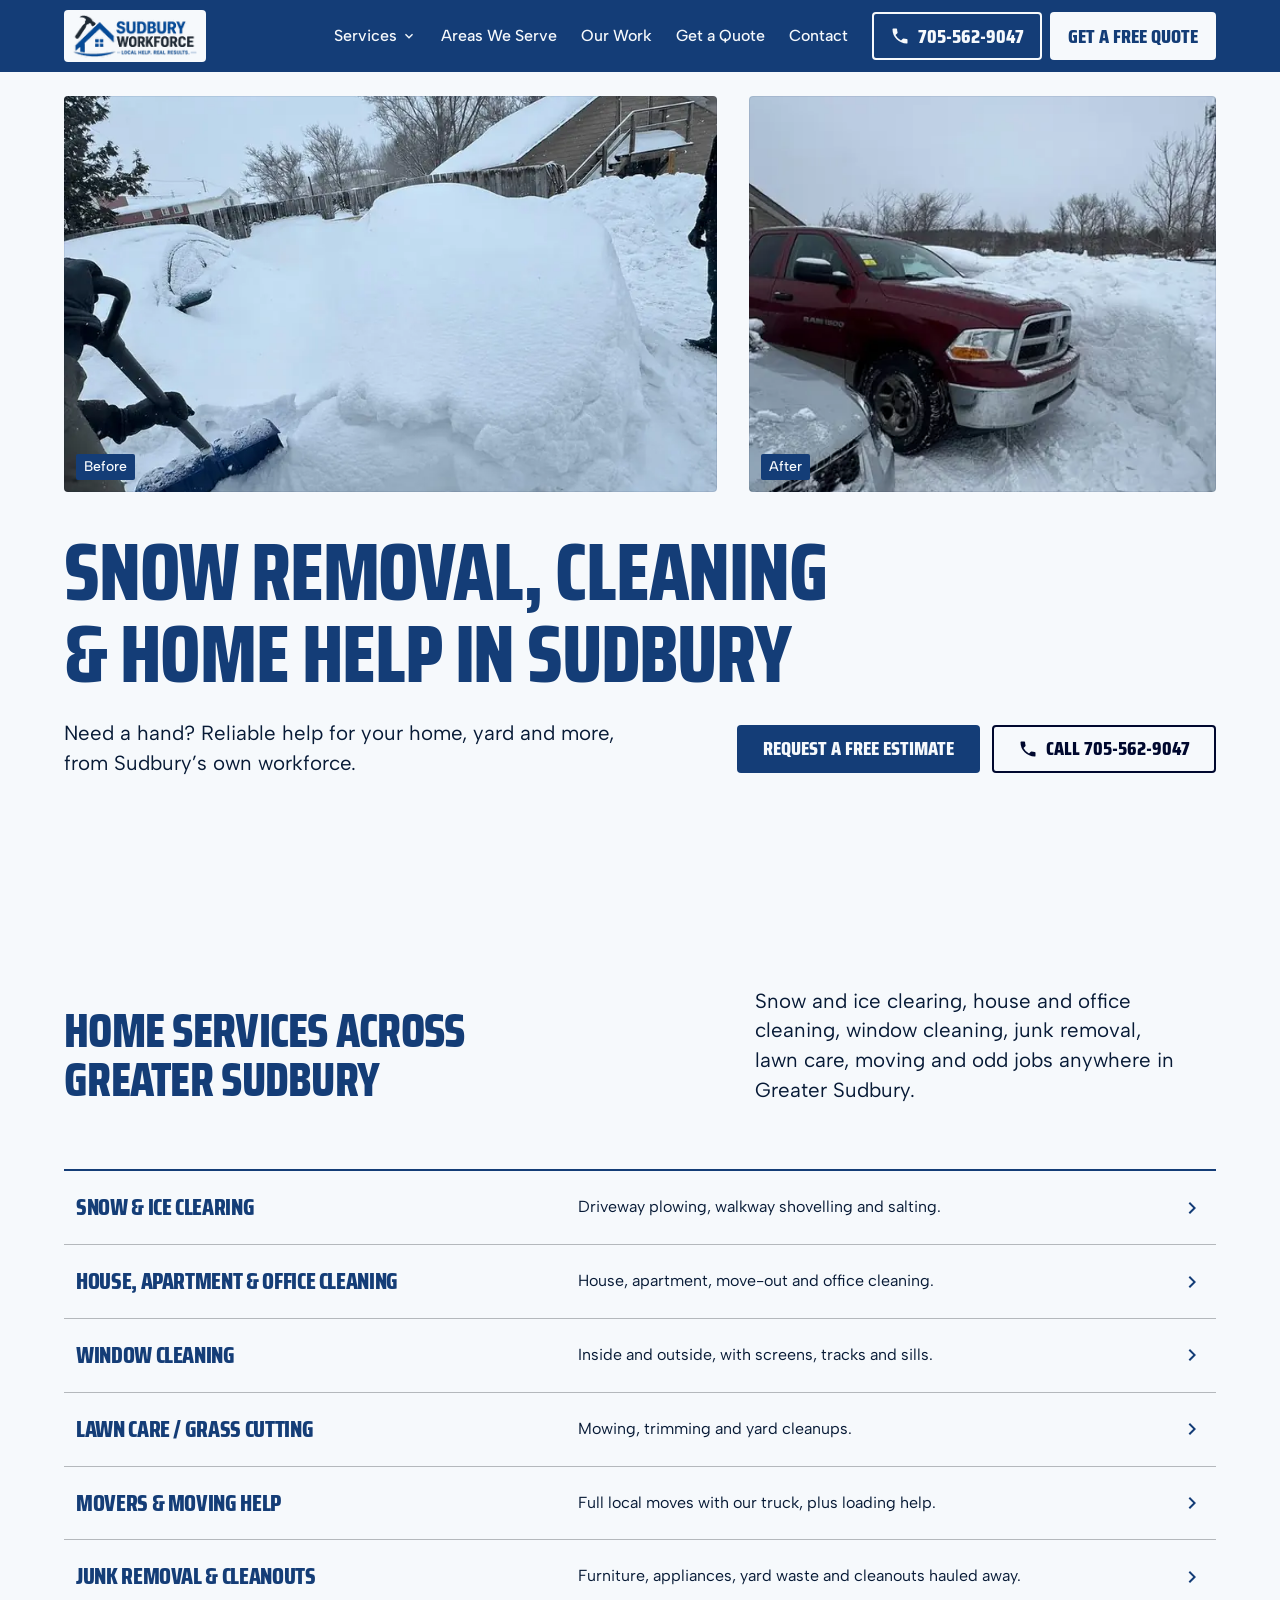
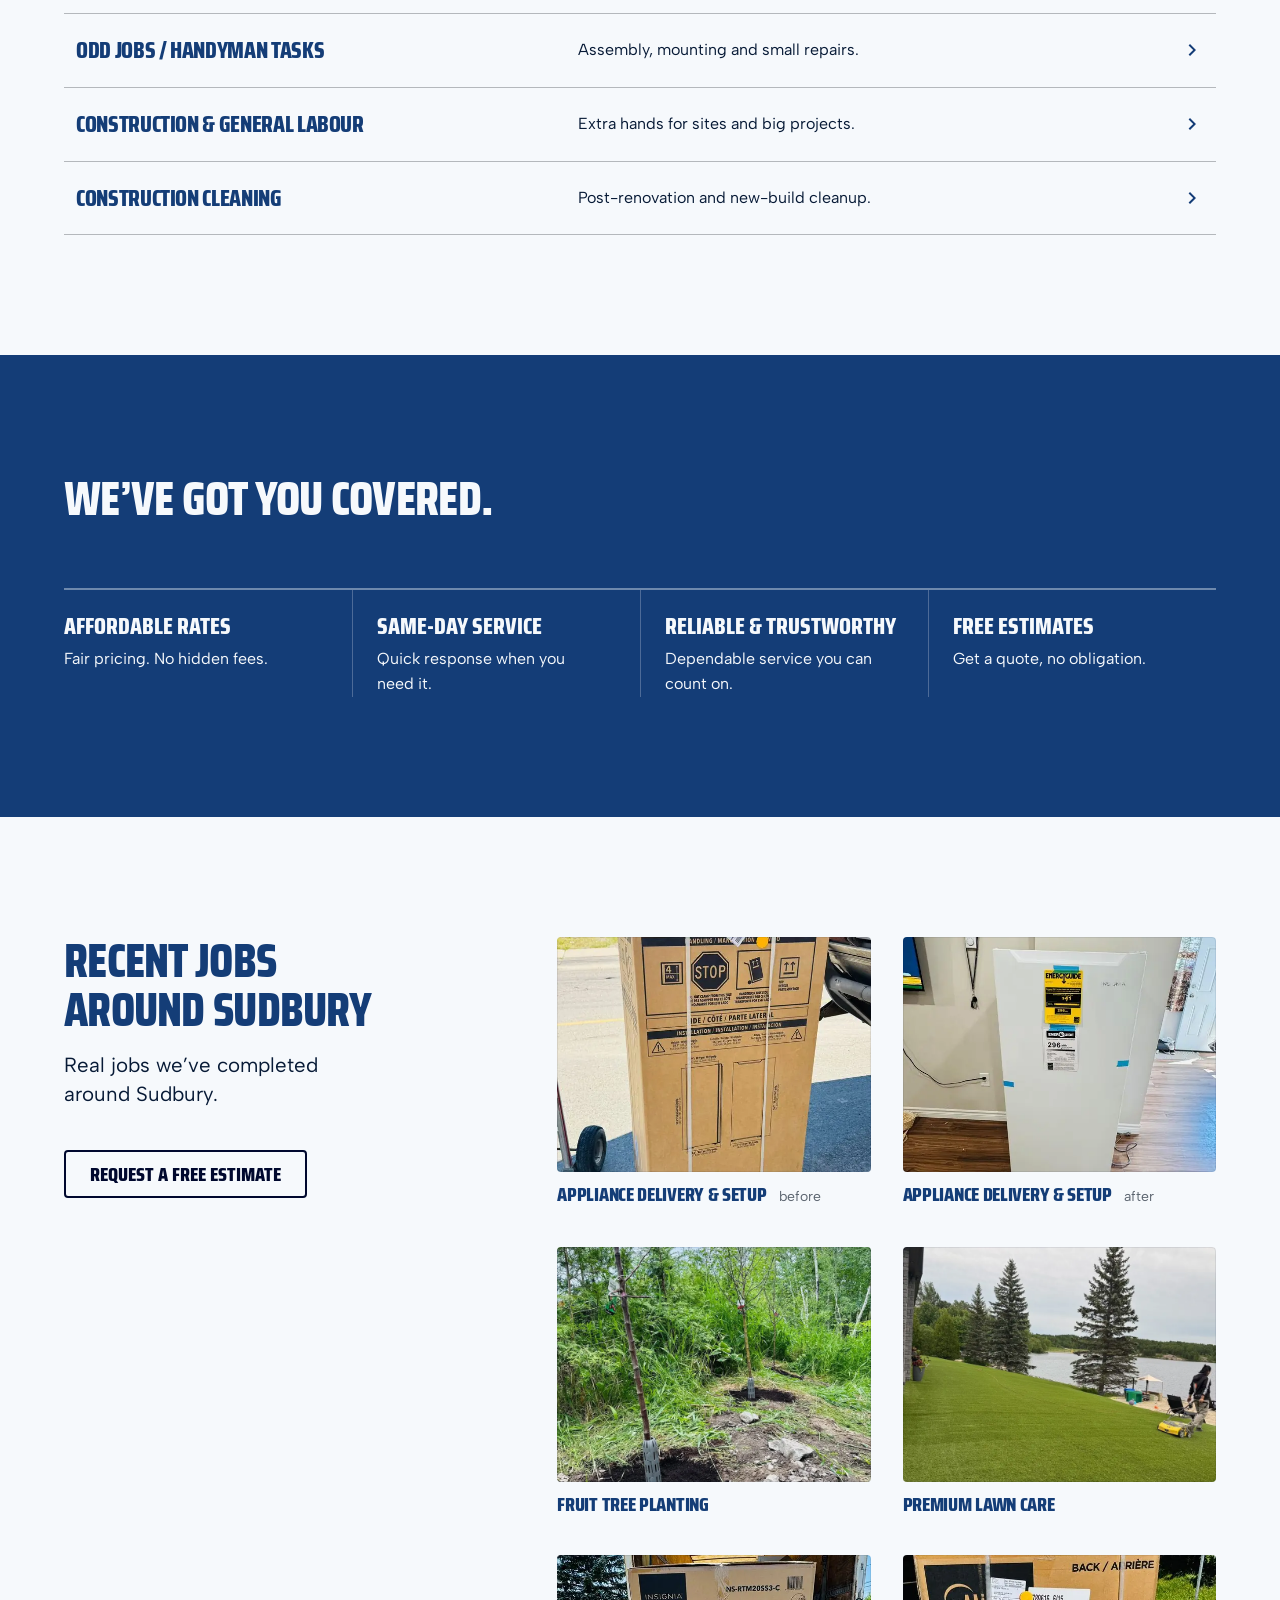
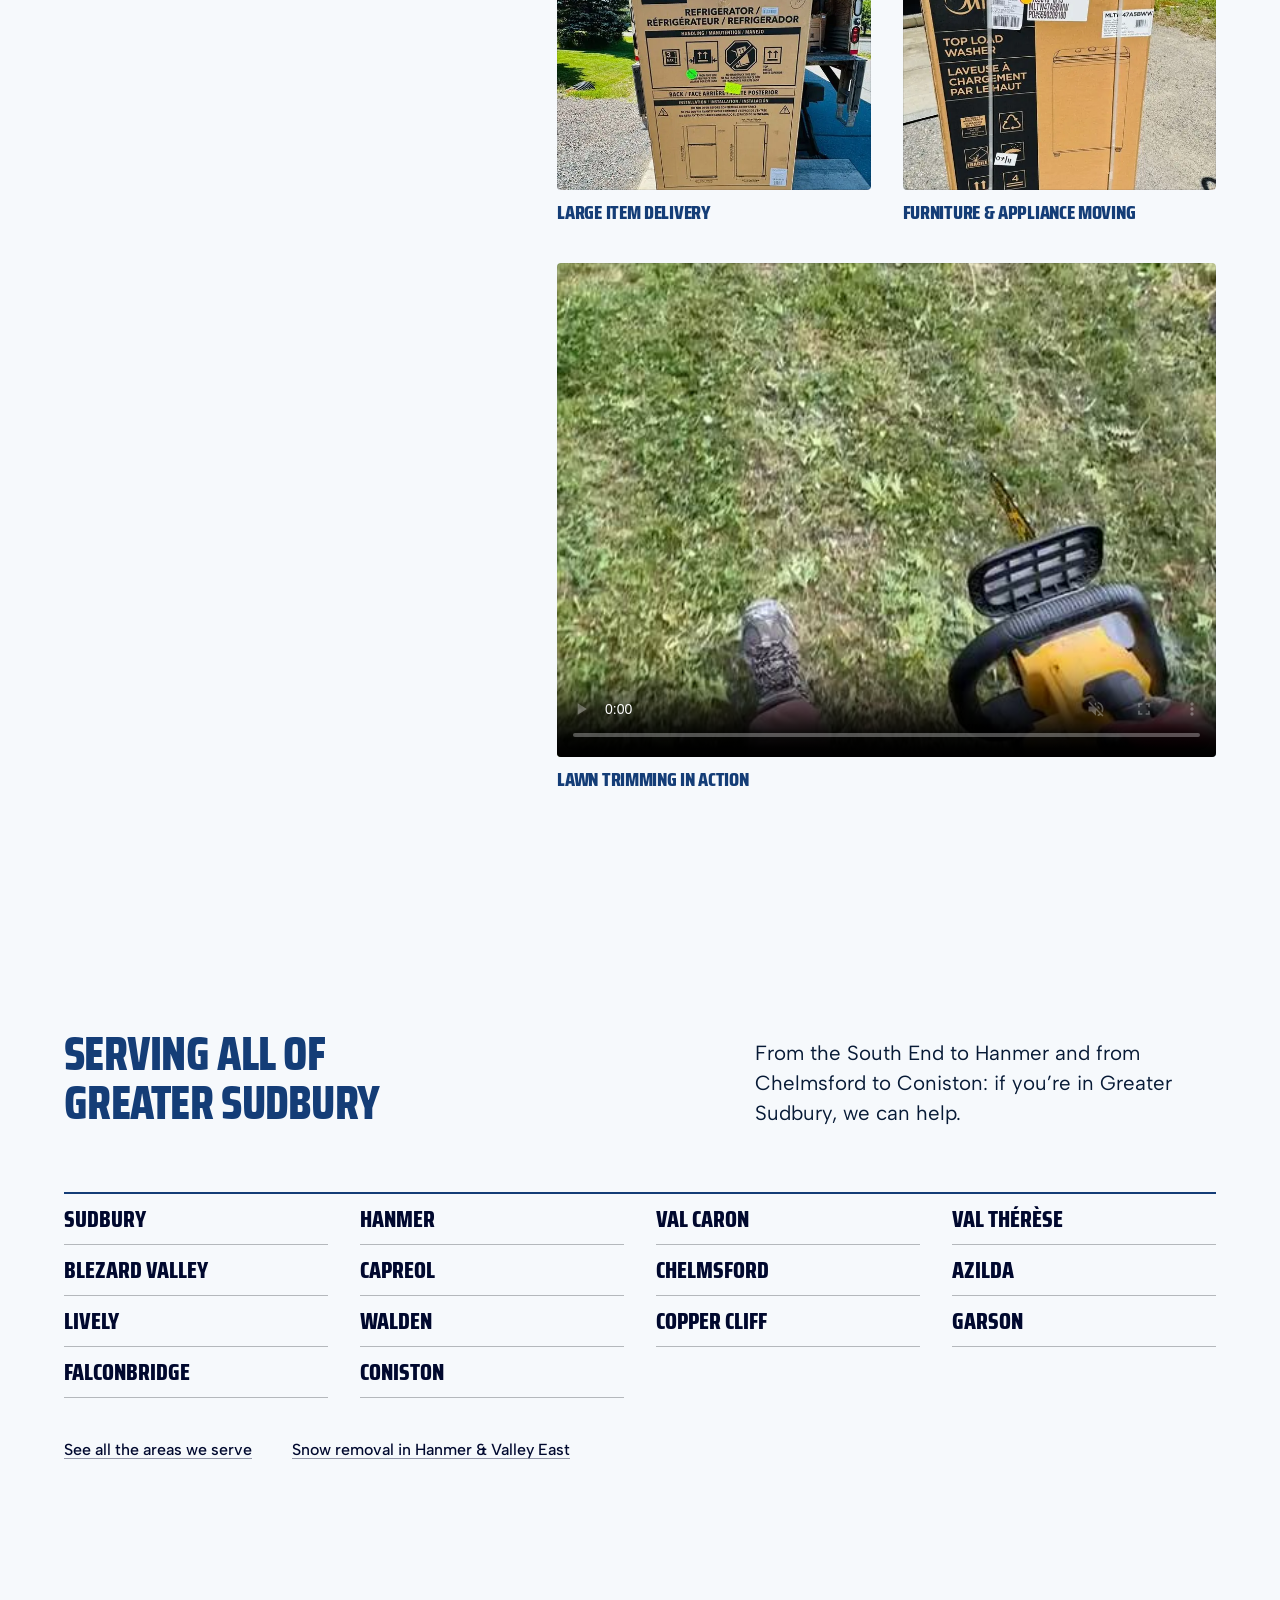
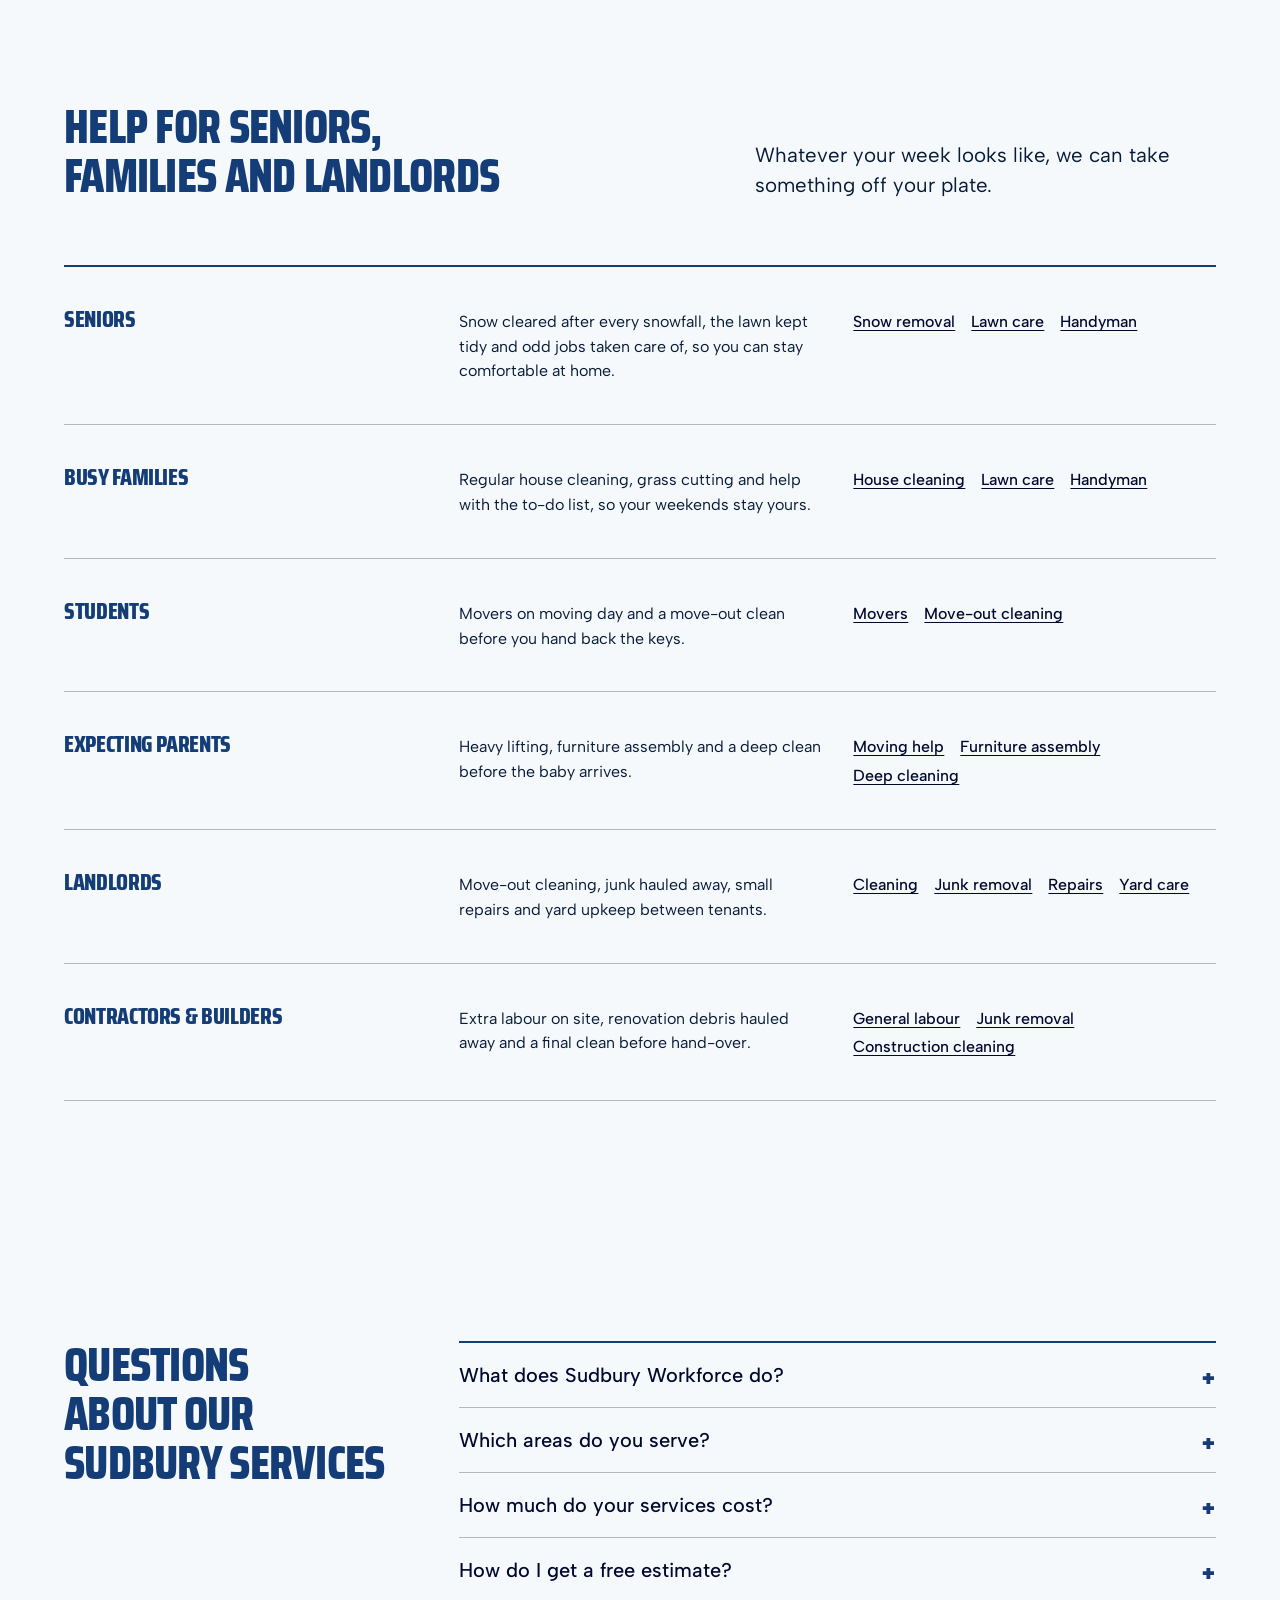
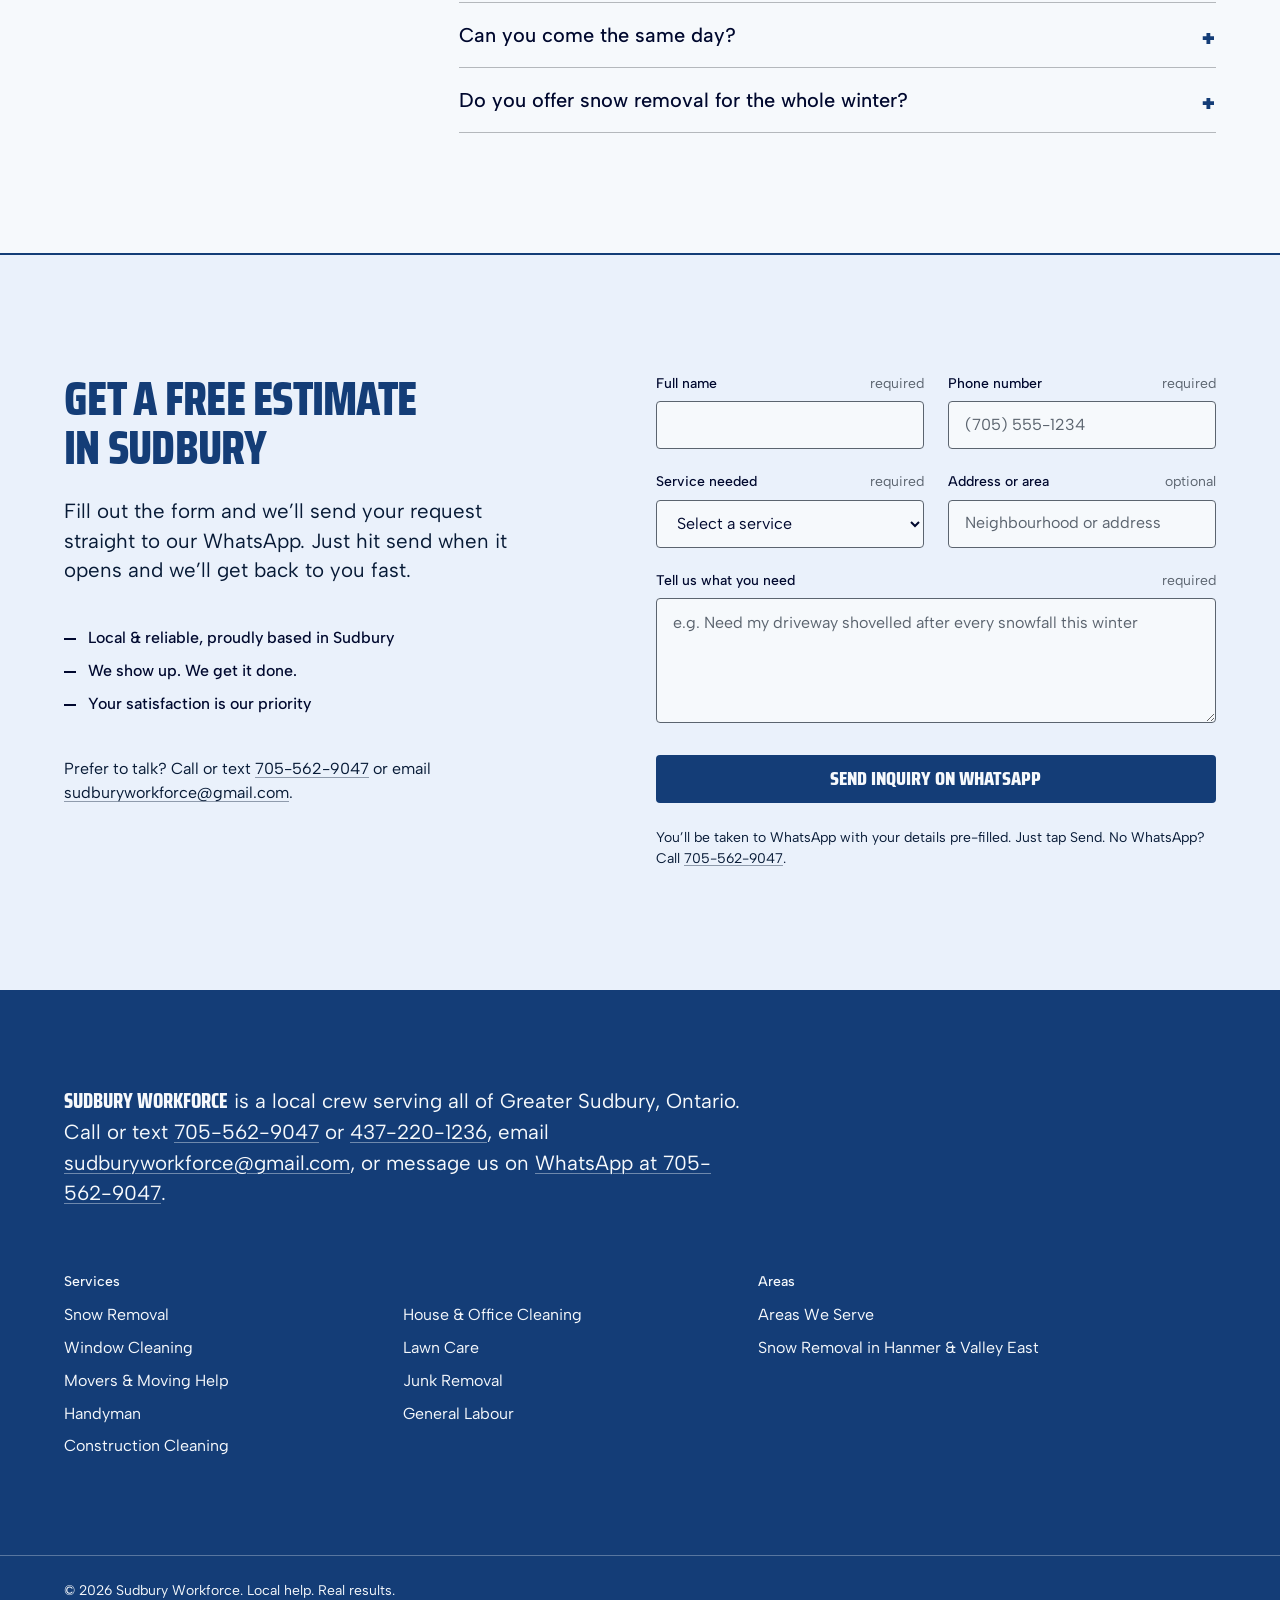
<file: index.html>
<!DOCTYPE html>
<!-- generated by _src/build.py — edit _src/ -->
<html lang="en-CA">
<head>
<meta charset="UTF-8">
<meta name="viewport" content="width=device-width, initial-scale=1.0">
<title>Snow Removal &amp; Home Help in Sudbury | Sudbury Workforce</title>
<meta name="description" content="Snow removal, cleaning, junk removal, movers, lawn care and handyman services in Sudbury, ON. Same-day service and free estimates. Call 705-562-9047.">
<meta name="google-site-verification" content="tovDfg6iRp2TiHayyY90ySzN4tDeOoT_SZ8wtpF53Ss">
<link rel="canonical" href="https://sudburyworkforce.github.io/sudburyworkforce/">
<meta property="og:type" content="website">
<meta property="og:site_name" content="Sudbury Workforce">
<meta property="og:locale" content="en_CA">
<meta property="og:title" content="Snow Removal &amp; Home Help in Sudbury | Sudbury Workforce">
<meta property="og:description" content="Snow removal, cleaning, junk removal, movers, lawn care and handyman services in Sudbury, ON. Same-day service and free estimates. Call 705-562-9047.">
<meta property="og:url" content="https://sudburyworkforce.github.io/sudburyworkforce/">
<meta property="og:image" content="https://sudburyworkforce.github.io/sudburyworkforce/images/opt/og/snow.jpg">
<meta property="og:image:width" content="1200">
<meta property="og:image:height" content="630">
<meta property="og:image:alt" content="Snow and ice clearing">
<meta name="twitter:card" content="summary_large_image">
<meta name="twitter:title" content="Snow Removal &amp; Home Help in Sudbury | Sudbury Workforce">
<meta name="twitter:description" content="Snow removal, cleaning, junk removal, movers, lawn care and handyman services in Sudbury, ON. Same-day service and free estimates. Call 705-562-9047.">
<meta name="twitter:image" content="https://sudburyworkforce.github.io/sudburyworkforce/images/opt/og/snow.jpg">
<link rel="icon" sizes="16x16 32x32 48x48" href="images/opt/favicon.ico?v=3f25630f">
<link rel="icon" type="image/png" sizes="32x32" href="images/opt/favicon-32.png?v=912d21ab">
<link rel="apple-touch-icon" href="images/opt/apple-touch-icon.png?v=6f25da8b">
<meta name="theme-color" content="#153d77">
<link rel="preconnect" href="https://fonts.googleapis.com">
<link rel="preconnect" href="https://fonts.gstatic.com" crossorigin>
<link rel="stylesheet" href="https://fonts.googleapis.com/css2?family=Saira+Condensed:wght@800&amp;family=Albert+Sans:wght@400;500&amp;display=swap">
<link rel="stylesheet" href="tokens.css?v=bd1f2a1b">
<link rel="stylesheet" href="base.css?v=f38898cc">
<link rel="stylesheet" href="styles.css?v=c81ef225">
<script type="application/ld+json">{"@context":"https://schema.org","@graph":[{"@type":"HomeAndConstructionBusiness","@id":"https://sudburyworkforce.github.io/sudburyworkforce/#business","name":"Sudbury Workforce","url":"https://sudburyworkforce.github.io/sudburyworkforce/","logo":"https://sudburyworkforce.github.io/sudburyworkforce/images/opt/logo-411.png","image":"https://sudburyworkforce.github.io/sudburyworkforce/images/opt/og/snow.jpg","description":"Snow removal, house, office, window and construction cleaning, junk removal, moving, lawn care, handyman jobs and general labour in Greater Sudbury, ON.","slogan":"Local help. Real results.","telephone":"+1-705-562-9047","email":"sudburyworkforce@gmail.com","contactPoint":[{"@type":"ContactPoint","contactType":"customer service","telephone":"+1-705-562-9047","email":"sudburyworkforce@gmail.com","availableLanguage":"English"}],"address":{"@type":"PostalAddress","addressLocality":"Sudbury","addressRegion":"ON","addressCountry":"CA"},"areaServed":[{"@type":"City","name":"Greater Sudbury, ON"},{"@type":"Place","name":"Sudbury, ON"},{"@type":"Place","name":"Hanmer, ON"},{"@type":"Place","name":"Val Caron, ON"},{"@type":"Place","name":"Val Thérèse, ON"},{"@type":"Place","name":"Blezard Valley, ON"},{"@type":"Place","name":"Capreol, ON"},{"@type":"Place","name":"Chelmsford, ON"},{"@type":"Place","name":"Azilda, ON"},{"@type":"Place","name":"Lively, ON"},{"@type":"Place","name":"Walden, ON"},{"@type":"Place","name":"Copper Cliff, ON"},{"@type":"Place","name":"Garson, ON"},{"@type":"Place","name":"Falconbridge, ON"},{"@type":"Place","name":"Coniston, ON"}],"hasOfferCatalog":{"@type":"OfferCatalog","name":"Services","itemListElement":[{"@type":"Offer","itemOffered":{"@type":"Service","name":"Snow Removal","url":"https://sudburyworkforce.github.io/sudburyworkforce/snow-removal-sudbury/"}},{"@type":"Offer","itemOffered":{"@type":"Service","name":"House & Office Cleaning","url":"https://sudburyworkforce.github.io/sudburyworkforce/house-cleaning-sudbury/"}},{"@type":"Offer","itemOffered":{"@type":"Service","name":"Window Cleaning","url":"https://sudburyworkforce.github.io/sudburyworkforce/window-cleaning-sudbury/"}},{"@type":"Offer","itemOffered":{"@type":"Service","name":"Lawn Care","url":"https://sudburyworkforce.github.io/sudburyworkforce/lawn-care-sudbury/"}},{"@type":"Offer","itemOffered":{"@type":"Service","name":"Movers & Moving Help","url":"https://sudburyworkforce.github.io/sudburyworkforce/moving-help-sudbury/"}},{"@type":"Offer","itemOffered":{"@type":"Service","name":"Junk Removal","url":"https://sudburyworkforce.github.io/sudburyworkforce/junk-removal-sudbury/"}},{"@type":"Offer","itemOffered":{"@type":"Service","name":"Handyman","url":"https://sudburyworkforce.github.io/sudburyworkforce/handyman-sudbury/"}},{"@type":"Offer","itemOffered":{"@type":"Service","name":"General Labour","url":"https://sudburyworkforce.github.io/sudburyworkforce/general-labour-sudbury/"}},{"@type":"Offer","itemOffered":{"@type":"Service","name":"Construction Cleaning","url":"https://sudburyworkforce.github.io/sudburyworkforce/construction-cleaning-sudbury/"}}]}},{"@type":"WebSite","@id":"https://sudburyworkforce.github.io/sudburyworkforce/#website","name":"Sudbury Workforce","url":"https://sudburyworkforce.github.io/sudburyworkforce/","publisher":{"@id":"https://sudburyworkforce.github.io/sudburyworkforce/#business"}},{"@type":"FAQPage","@id":"https://sudburyworkforce.github.io/sudburyworkforce/#faq","url":"https://sudburyworkforce.github.io/sudburyworkforce/","mainEntity":[{"@type":"Question","name":"What does Sudbury Workforce do?","acceptedAnswer":{"@type":"Answer","text":"Sudbury Workforce is a local crew that helps homes and businesses across Greater Sudbury, Ontario with snow removal, house and office cleaning, window cleaning, junk removal, lawn care, moving, handyman jobs, general labour and construction cleaning."}},{"@type":"Question","name":"Which areas do you serve?","acceptedAnswer":{"@type":"Answer","text":"All of Greater Sudbury: Downtown, New Sudbury, the South End and Minnow Lake, plus Hanmer, Val Caron, Val Thérèse, Blezard Valley, Capreol, Chelmsford, Azilda, Lively, Walden, Copper Cliff, Garson, Falconbridge and Coniston. See all the areas we serve."}},{"@type":"Question","name":"How much do your services cost?","acceptedAnswer":{"@type":"Answer","text":"Every job is quoted on its own, based on its size and what you need done, so we don’t publish set prices. Estimates are always free, with no obligation."}},{"@type":"Question","name":"How do I get a free estimate?","acceptedAnswer":{"@type":"Answer","text":"Call, text or WhatsApp 705-562-9047, email sudburyworkforce@gmail.com, or fill out the form below. Tell us what you need and where, and we’ll get back to you fast."}},{"@type":"Question","name":"Can you come the same day?","acceptedAnswer":{"@type":"Answer","text":"Yes. We offer same-day service when you need it, from a driveway after a storm to extra hands on moving day."}},{"@type":"Question","name":"Do you offer snow removal for the whole winter?","acceptedAnswer":{"@type":"Answer","text":"Yes. Choose a one-time clear-out, a visit after every snowfall, or a whole-winter plan, and overnight snow is cleared before you head out in the morning. See snow removal in Sudbury."}}]}]}</script>
</head>
<body>
<a class="skip-link" href="#top">Skip to content</a>

<header class="site-header">
  <div class="container">
  <div class="header-inner">
    <a href="#top" class="logo"><picture><source type="image/webp" srcset="images/opt/logo-137.webp 137w, images/opt/logo-274.webp 274w, images/opt/logo-411.webp 411w" sizes="(min-width: 480px) 137px, 114px"><img src="images/opt/logo-137.png" srcset="images/opt/logo-137.png 137w, images/opt/logo-274.png 274w, images/opt/logo-411.png 411w" sizes="(min-width: 480px) 137px, 114px" width="137" height="48" alt="Sudbury Workforce - Local Help. Real Results." class="logo-img"></picture></a>
    <nav class="main-nav" id="main-nav" aria-label="Main">
      <div class="nav-dropdown"><button type="button" class="nav-dropdown-toggle" aria-expanded="false" aria-controls="nav-services">Services<svg class="icon icon-chevron" viewBox="0 0 24 24" width="16" height="16" aria-hidden="true" focusable="false"><path fill="currentColor" d="M7.4 8.6 12 13.2l4.6-4.6L18 10l-6 6-6-6z"/></svg></button><ul class="sub-menu" id="nav-services"><li><a href="snow-removal-sudbury/">Snow Removal</a></li><li><a href="house-cleaning-sudbury/">House &amp; Office Cleaning</a></li><li><a href="window-cleaning-sudbury/">Window Cleaning</a></li><li><a href="lawn-care-sudbury/">Lawn Care</a></li><li><a href="moving-help-sudbury/">Movers &amp; Moving Help</a></li><li><a href="junk-removal-sudbury/">Junk Removal</a></li><li><a href="handyman-sudbury/">Handyman</a></li><li><a href="general-labour-sudbury/">General Labour</a></li><li><a href="construction-cleaning-sudbury/">Construction Cleaning</a></li><li class="sub-menu-all"><a href="#services">See all services</a></li></ul></div>
      <a href="areas-we-serve/">Areas We Serve</a>
      <a href="#work">Our Work</a>
      <a href="#inquiry">Get a Quote</a>
      <a href="#contact">Contact</a>
    </nav>
    <div class="header-actions">
      <a href="tel:+17055629047" class="btn btn-call" aria-label="Call 705-562-9047"><svg class="icon" viewBox="0 0 24 24" width="18" height="18" aria-hidden="true" focusable="false"><path fill="currentColor" d="M6.6 10.8a15.1 15.1 0 0 0 6.6 6.6l2.2-2.2a1 1 0 0 1 1-.25 11.4 11.4 0 0 0 3.6.57 1 1 0 0 1 1 1V20a1 1 0 0 1-1 1A17 17 0 0 1 3 4a1 1 0 0 1 1-1h3.5a1 1 0 0 1 1 1c0 1.25.2 2.45.57 3.57a1 1 0 0 1-.25 1z"/></svg><span class="btn-call-label">Call</span><span class="btn-call-number">705-562-9047</span></a>
      <a href="#inquiry" class="btn btn-header">Get a Free Quote</a>
    </div>
    <button class="nav-toggle" id="nav-toggle" aria-label="Toggle menu" aria-expanded="false" aria-controls="main-nav">
      <span></span><span></span><span></span>
    </button>
  </div>
  </div>
</header>

<main id="top">

<section class="hero hero-ledge">
  <div class="container">
    <div class="hero-field">
      <figure class="photo hero-before"><picture><source type="image/webp" srcset="images/opt/work/snow-before-240.webp 240w, images/opt/work/snow-before-480.webp 480w, images/opt/work/snow-before-800.webp 800w" sizes="(min-width: 1440px) 752px, (min-width: 60rem) 52vw, 100vw"><img src="images/opt/work/snow-before-800.jpg" srcset="images/opt/work/snow-before-240.jpg 240w, images/opt/work/snow-before-480.jpg 480w, images/opt/work/snow-before-800.jpg 800w" sizes="(min-width: 1440px) 752px, (min-width: 60rem) 52vw, 100vw" width="800" height="600" alt="Car and driveway buried in snow before clearing" decoding="async" fetchpriority="high"></picture><figcaption>Before</figcaption></figure>
      <figure class="photo hero-after"><picture><source type="image/webp" srcset="images/opt/work/snow-after-240.webp 240w, images/opt/work/snow-after-480.webp 480w, images/opt/work/snow-after-618.webp 618w" sizes="(min-width: 1440px) 528px, (min-width: 60rem) 37vw, 100vw"><img src="images/opt/work/snow-after-618.jpg" srcset="images/opt/work/snow-after-240.jpg 240w, images/opt/work/snow-after-480.jpg 480w, images/opt/work/snow-after-618.jpg 618w" sizes="(min-width: 1440px) 528px, (min-width: 60rem) 37vw, 100vw" width="618" height="464" alt="Driveway fully cleared after snow removal" decoding="async"></picture><figcaption>After</figcaption></figure>
    </div>
    <div class="hero-base">
      <div class="hero-copy">
        <h1>Snow Removal, Cleaning &amp; Home Help in Sudbury</h1>
        <p class="lead hero-lede">Need a hand? Reliable help for your home, yard and more, from Sudbury’s own workforce.</p>
      </div>
      <div class="hero-actions"><a href="#inquiry" class="btn btn-primary">Request a Free Estimate</a><a href="tel:+17055629047" class="btn btn-outline"><svg class="icon" viewBox="0 0 24 24" width="18" height="18" aria-hidden="true" focusable="false"><path fill="currentColor" d="M6.6 10.8a15.1 15.1 0 0 0 6.6 6.6l2.2-2.2a1 1 0 0 1 1-.25 11.4 11.4 0 0 0 3.6.57 1 1 0 0 1 1 1V20a1 1 0 0 1-1 1A17 17 0 0 1 3 4a1 1 0 0 1 1-1h3.5a1 1 0 0 1 1 1c0 1.25.2 2.45.57 3.57a1 1 0 0 1-.25 1z"/></svg><span>Call 705-562-9047</span></a></div>
    </div>
  </div>
</section>

<section class="services" id="services">
  <div class="container">
    <div class="head-split">
      <h2>Home Services Across Greater Sudbury</h2>
      <p class="lead">Snow and ice clearing, house and office cleaning, window cleaning, junk removal, lawn care, moving and odd jobs anywhere in Greater Sudbury.</p>
    </div>
    <ol class="service-index"><li><a class="service-row" href="snow-removal-sudbury/"><h3>Snow &amp; Ice Clearing</h3><p>Driveway plowing, walkway shovelling and salting.</p><svg class="icon icon-chevron" viewBox="0 0 24 24" width="16" height="16" aria-hidden="true" focusable="false"><path fill="currentColor" d="M7.4 8.6 12 13.2l4.6-4.6L18 10l-6 6-6-6z"/></svg></a></li><li><a class="service-row" href="house-cleaning-sudbury/"><h3>House, Apartment &amp; Office Cleaning</h3><p>House, apartment, move-out and office cleaning.</p><svg class="icon icon-chevron" viewBox="0 0 24 24" width="16" height="16" aria-hidden="true" focusable="false"><path fill="currentColor" d="M7.4 8.6 12 13.2l4.6-4.6L18 10l-6 6-6-6z"/></svg></a></li><li><a class="service-row" href="window-cleaning-sudbury/"><h3>Window Cleaning</h3><p>Inside and outside, with screens, tracks and sills.</p><svg class="icon icon-chevron" viewBox="0 0 24 24" width="16" height="16" aria-hidden="true" focusable="false"><path fill="currentColor" d="M7.4 8.6 12 13.2l4.6-4.6L18 10l-6 6-6-6z"/></svg></a></li><li><a class="service-row" href="lawn-care-sudbury/"><h3>Lawn Care / Grass Cutting</h3><p>Mowing, trimming and yard cleanups.</p><svg class="icon icon-chevron" viewBox="0 0 24 24" width="16" height="16" aria-hidden="true" focusable="false"><path fill="currentColor" d="M7.4 8.6 12 13.2l4.6-4.6L18 10l-6 6-6-6z"/></svg></a></li><li><a class="service-row" href="moving-help-sudbury/"><h3>Movers &amp; Moving Help</h3><p>Full local moves with our truck, plus loading help.</p><svg class="icon icon-chevron" viewBox="0 0 24 24" width="16" height="16" aria-hidden="true" focusable="false"><path fill="currentColor" d="M7.4 8.6 12 13.2l4.6-4.6L18 10l-6 6-6-6z"/></svg></a></li><li><a class="service-row" href="junk-removal-sudbury/"><h3>Junk Removal &amp; Cleanouts</h3><p>Furniture, appliances, yard waste and cleanouts hauled away.</p><svg class="icon icon-chevron" viewBox="0 0 24 24" width="16" height="16" aria-hidden="true" focusable="false"><path fill="currentColor" d="M7.4 8.6 12 13.2l4.6-4.6L18 10l-6 6-6-6z"/></svg></a></li><li><a class="service-row" href="handyman-sudbury/"><h3>Odd Jobs / Handyman Tasks</h3><p>Assembly, mounting and small repairs.</p><svg class="icon icon-chevron" viewBox="0 0 24 24" width="16" height="16" aria-hidden="true" focusable="false"><path fill="currentColor" d="M7.4 8.6 12 13.2l4.6-4.6L18 10l-6 6-6-6z"/></svg></a></li><li><a class="service-row" href="general-labour-sudbury/"><h3>Construction &amp; General Labour</h3><p>Extra hands for sites and big projects.</p><svg class="icon icon-chevron" viewBox="0 0 24 24" width="16" height="16" aria-hidden="true" focusable="false"><path fill="currentColor" d="M7.4 8.6 12 13.2l4.6-4.6L18 10l-6 6-6-6z"/></svg></a></li><li><a class="service-row" href="construction-cleaning-sudbury/"><h3>Construction Cleaning</h3><p>Post-renovation and new-build cleanup.</p><svg class="icon icon-chevron" viewBox="0 0 24 24" width="16" height="16" aria-hidden="true" focusable="false"><path fill="currentColor" d="M7.4 8.6 12 13.2l4.6-4.6L18 10l-6 6-6-6z"/></svg></a></li></ol>
  </div>
</section>

<section class="covered">
  <div class="container">
    <h2>We’ve got you covered.</h2>
    <ul class="feature-list"><li><strong>Affordable Rates</strong><p>Fair pricing. No hidden fees.</p></li><li><strong>Same-Day Service</strong><p>Quick response when you need it.</p></li><li><strong>Reliable &amp; Trustworthy</strong><p>Dependable service you can count on.</p></li><li><strong>Free Estimates</strong><p>Get a quote, no obligation.</p></li></ul>
  </div>
</section>

<section class="work stack" id="work">
  <div class="container stack-inner">
    <div class="stack-pane">
      <h2>Recent Jobs Around Sudbury</h2>
      <p class="lead">Real jobs we’ve completed around Sudbury.</p>
      <a class="btn btn-quiet" href="#inquiry">Request a Free Estimate</a>
    </div>
    <div class="work-grid"><figure class="work-card"><div class="work-photo photo"><picture><source type="image/webp" srcset="images/opt/work/appliance-before-240.webp 240w, images/opt/work/appliance-before-480.webp 480w, images/opt/work/appliance-before-618.webp 618w" sizes="(min-width: 1440px) 752px, (min-width: 60rem) 52vw, 100vw"><img src="images/opt/work/appliance-before-618.jpg" srcset="images/opt/work/appliance-before-240.jpg 240w, images/opt/work/appliance-before-480.jpg 480w, images/opt/work/appliance-before-618.jpg 618w" sizes="(min-width: 1440px) 752px, (min-width: 60rem) 52vw, 100vw" width="618" height="464" alt="Boxed freezer delivered to a home" loading="lazy" decoding="async"></picture></div><figcaption><h3><a href="moving-help-sudbury/">Appliance Delivery &amp; Setup</a></h3> <span class="work-tag">before</span></figcaption></figure><figure class="work-card"><div class="work-photo photo"><picture><source type="image/webp" srcset="images/opt/work/appliance-after-240.webp 240w, images/opt/work/appliance-after-480.webp 480w, images/opt/work/appliance-after-618.webp 618w" sizes="(min-width: 1440px) 752px, (min-width: 60rem) 52vw, 100vw"><img src="images/opt/work/appliance-after-618.jpg" srcset="images/opt/work/appliance-after-240.jpg 240w, images/opt/work/appliance-after-480.jpg 480w, images/opt/work/appliance-after-618.jpg 618w" sizes="(min-width: 1440px) 752px, (min-width: 60rem) 52vw, 100vw" width="618" height="464" alt="Freezer unboxed and set up in the home" loading="lazy" decoding="async"></picture></div><figcaption><h3><a href="moving-help-sudbury/">Appliance Delivery &amp; Setup</a></h3> <span class="work-tag">after</span></figcaption></figure><figure class="work-card"><div class="work-photo photo"><picture><source type="image/webp" srcset="images/opt/work/tree-planting-240.webp 240w, images/opt/work/tree-planting-480.webp 480w, images/opt/work/tree-planting-800.webp 800w" sizes="(min-width: 1440px) 752px, (min-width: 60rem) 52vw, 100vw"><img src="images/opt/work/tree-planting-800.jpg" srcset="images/opt/work/tree-planting-240.jpg 240w, images/opt/work/tree-planting-480.jpg 480w, images/opt/work/tree-planting-800.jpg 800w" sizes="(min-width: 1440px) 752px, (min-width: 60rem) 52vw, 100vw" width="800" height="600" alt="Freshly planted fruit trees with mulch beds" loading="lazy" decoding="async"></picture></div><figcaption><h3><a href="lawn-care-sudbury/">Fruit Tree Planting</a></h3></figcaption></figure><figure class="work-card"><div class="work-photo photo"><picture><source type="image/webp" srcset="images/opt/work/lawn-turf-240.webp 240w, images/opt/work/lawn-turf-480.webp 480w, images/opt/work/lawn-turf-800.webp 800w" sizes="(min-width: 1440px) 752px, (min-width: 60rem) 52vw, 100vw"><img src="images/opt/work/lawn-turf-800.jpg" srcset="images/opt/work/lawn-turf-240.jpg 240w, images/opt/work/lawn-turf-480.jpg 480w, images/opt/work/lawn-turf-800.jpg 800w" sizes="(min-width: 1440px) 752px, (min-width: 60rem) 52vw, 100vw" width="800" height="600" alt="Crew member running a lawn machine across a lakeside lawn" loading="lazy" decoding="async"></picture></div><figcaption><h3><a href="lawn-care-sudbury/">Premium Lawn Care</a></h3></figcaption></figure><figure class="work-card"><div class="work-photo photo"><picture><source type="image/webp" srcset="images/opt/work/gazebo-delivery-240.webp 240w, images/opt/work/gazebo-delivery-480.webp 480w, images/opt/work/gazebo-delivery-618.webp 618w" sizes="(min-width: 1440px) 752px, (min-width: 60rem) 52vw, 100vw"><img src="images/opt/work/gazebo-delivery-618.jpg" srcset="images/opt/work/gazebo-delivery-240.jpg 240w, images/opt/work/gazebo-delivery-480.jpg 480w, images/opt/work/gazebo-delivery-618.jpg 618w" sizes="(min-width: 1440px) 752px, (min-width: 60rem) 52vw, 100vw" width="618" height="464" alt="Boxed refrigerator being unloaded from a delivery truck" loading="lazy" decoding="async"></picture></div><figcaption><h3><a href="moving-help-sudbury/">Large Item Delivery</a></h3></figcaption></figure><figure class="work-card"><div class="work-photo photo"><picture><source type="image/webp" srcset="images/opt/work/washer-delivery-240.webp 240w, images/opt/work/washer-delivery-480.webp 480w, images/opt/work/washer-delivery-618.webp 618w" sizes="(min-width: 1440px) 752px, (min-width: 60rem) 52vw, 100vw"><img src="images/opt/work/washer-delivery-618.jpg" srcset="images/opt/work/washer-delivery-240.jpg 240w, images/opt/work/washer-delivery-480.jpg 480w, images/opt/work/washer-delivery-618.jpg 618w" sizes="(min-width: 1440px) 752px, (min-width: 60rem) 52vw, 100vw" width="618" height="464" alt="Boxed top-load washer delivered to the curb beside the delivery truck" loading="lazy" decoding="async"></picture></div><figcaption><h3><a href="moving-help-sudbury/">Furniture &amp; Appliance Moving</a></h3></figcaption></figure><figure class="work-card"><div class="work-photo photo"><video class="lazy-video" width="640" height="480" muted loop playsinline preload="none" poster="images/opt/work/trimming-poster.jpg" data-src="images/opt/work/trimming.mp4" aria-label="Lawn trimming in action"></video></div><figcaption><h3><a href="lawn-care-sudbury/">Lawn Trimming in Action</a></h3></figcaption></figure></div>
  </div>
</section>

<section class="section areas" id="areas">
  <div class="container">
    <div class="head-split">
      <h2>Serving All of Greater Sudbury</h2>
      <p class="lead">From the South End to Hanmer and from Chelmsford to Coniston: if you’re in Greater Sudbury, we can help.</p>
    </div>
    <ul class="area-list"><li>Sudbury</li><li>Hanmer</li><li>Val Caron</li><li>Val Thérèse</li><li>Blezard Valley</li><li>Capreol</li><li>Chelmsford</li><li>Azilda</li><li>Lively</li><li>Walden</li><li>Copper Cliff</li><li>Garson</li><li>Falconbridge</li><li>Coniston</li></ul>
    <p class="section-links">
      <a href="areas-we-serve/">See all the areas we serve</a>
      <a href="snow-removal-hanmer-valley-east/">Snow removal in Hanmer &amp; Valley East</a>
    </p>
  </div>
</section>

<section class="section audiences" id="who-we-help">
  <div class="container">
    <div class="head-split">
      <h2>Help for Seniors, Families and Landlords</h2>
      <p class="lead">Whatever your week looks like, we can take something off your plate.</p>
    </div>
    <div class="audience-grid">
      <div class="audience-card">
        <h3>Seniors</h3>
        <p>Snow cleared after every snowfall, the lawn kept tidy and odd jobs taken care of, so you can stay comfortable at home.</p>
        <ul class="link-list"><li><a href="snow-removal-sudbury/">Snow removal</a></li><li><a href="lawn-care-sudbury/">Lawn care</a></li><li><a href="handyman-sudbury/">Handyman</a></li></ul>
      </div>
      <div class="audience-card">
        <h3>Busy families</h3>
        <p>Regular house cleaning, grass cutting and help with the to-do list, so your weekends stay yours.</p>
        <ul class="link-list"><li><a href="house-cleaning-sudbury/">House cleaning</a></li><li><a href="lawn-care-sudbury/">Lawn care</a></li><li><a href="handyman-sudbury/">Handyman</a></li></ul>
      </div>
      <div class="audience-card">
        <h3>Students</h3>
        <p>Movers on moving day and a move-out clean before you hand back the keys.</p>
        <ul class="link-list"><li><a href="moving-help-sudbury/">Movers</a></li><li><a href="house-cleaning-sudbury/">Move-out cleaning</a></li></ul>
      </div>
      <div class="audience-card">
        <h3>Expecting parents</h3>
        <p>Heavy lifting, furniture assembly and a deep clean before the baby arrives.</p>
        <ul class="link-list"><li><a href="moving-help-sudbury/">Moving help</a></li><li><a href="handyman-sudbury/">Furniture assembly</a></li><li><a href="house-cleaning-sudbury/">Deep cleaning</a></li></ul>
      </div>
      <div class="audience-card">
        <h3>Landlords</h3>
        <p>Move-out cleaning, junk hauled away, small repairs and yard upkeep between tenants.</p>
        <ul class="link-list"><li><a href="house-cleaning-sudbury/">Cleaning</a></li><li><a href="junk-removal-sudbury/">Junk removal</a></li><li><a href="handyman-sudbury/">Repairs</a></li><li><a href="lawn-care-sudbury/">Yard care</a></li></ul>
      </div>
      <div class="audience-card">
        <h3>Contractors &amp; builders</h3>
        <p>Extra labour on site, renovation debris hauled away and a final clean before hand-over.</p>
        <ul class="link-list"><li><a href="general-labour-sudbury/">General labour</a></li><li><a href="junk-removal-sudbury/">Junk removal</a></li><li><a href="construction-cleaning-sudbury/">Construction cleaning</a></li></ul>
      </div>
    </div>
  </div>
</section>

<section class="section faq-section" id="faq">
  <div class="container faq-layout">
    <h2>Questions About Our Sudbury Services</h2>
    <div class="faq">
      <details>
        <summary>What does Sudbury Workforce do?</summary>
        <p>Sudbury Workforce is a local crew that helps homes and businesses across Greater Sudbury, Ontario with snow removal, house and office cleaning, window cleaning, junk removal, lawn care, moving, handyman jobs, general labour and construction cleaning.</p>
      </details>
      <details>
        <summary>Which areas do you serve?</summary>
        <p>All of Greater Sudbury: Downtown, New Sudbury, the South End and Minnow Lake, plus Hanmer, Val Caron, Val Thérèse, Blezard Valley, Capreol, Chelmsford, Azilda, Lively, Walden, Copper Cliff, Garson, Falconbridge and Coniston. <a href="areas-we-serve/">See all the areas we serve</a>.</p>
      </details>
      <details>
        <summary>How much do your services cost?</summary>
        <p>Every job is quoted on its own, based on its size and what you need done, so we don’t publish set prices. Estimates are always free, with no obligation.</p>
      </details>
      <details>
        <summary>How do I get a free estimate?</summary>
        <p>Call, text or WhatsApp <a href="tel:+17055629047">705-562-9047</a>, email <a href="mailto:sudburyworkforce@gmail.com">sudburyworkforce@gmail.com</a>, or fill out the form below. Tell us what you need and where, and we’ll get back to you fast.</p>
      </details>
      <details>
        <summary>Can you come the same day?</summary>
        <p>Yes. We offer same-day service when you need it, from a driveway after a storm to extra hands on moving day.</p>
      </details>
      <details>
        <summary>Do you offer snow removal for the whole winter?</summary>
        <p>Yes. Choose a one-time clear-out, a visit after every snowfall, or a whole-winter plan, and overnight snow is cleared before you head out in the morning. <a href="snow-removal-sudbury/">See snow removal in Sudbury</a>.</p>
      </details>
    </div>
  </div>
</section>

<section class="inquiry" id="inquiry">
  <div class="container inquiry-inner">
    <div class="inquiry-copy">
      <h2>Get a Free Estimate in Sudbury</h2>
      <p class="lead">Fill out the form and we’ll send your request straight to our WhatsApp. Just hit send when it opens and we’ll get back to you fast.</p>
      <ul class="trust-list"><li>Local &amp; reliable, proudly based in Sudbury</li><li>We show up. We get it done.</li><li>Your satisfaction is our priority</li></ul>
      <p class="inquiry-alt">Prefer to talk? Call or text <a href="tel:+17055629047">705-562-9047</a> or email <a href="mailto:sudburyworkforce@gmail.com">sudburyworkforce@gmail.com</a>.</p>
    </div>

    <form id="inquiry-form" class="inquiry-form" novalidate data-whatsapp="17055629047" data-page="Home">
      <div class="form-row">
        <label for="name">Full name <span class="req">required</span></label>
        <input type="text" id="name" name="name" required aria-required="true" autocomplete="name">
      </div>

      <div class="form-row">
        <label for="phone">Phone number <span class="req">required</span></label>
        <input type="tel" id="phone" name="phone" required aria-required="true" autocomplete="tel" inputmode="tel" placeholder="(705) 555-1234">
      </div>

      <div class="form-row">
        <label for="service">Service needed <span class="req">required</span></label>
        <select id="service" name="service" required aria-required="true">
            <option value="" disabled selected>Select a service</option>
            <option>Snow &amp; Ice Clearing</option>
            <option>House, Apartment &amp; Office Cleaning</option>
            <option>Window Cleaning</option>
            <option>Lawn Care / Grass Cutting</option>
            <option>Movers &amp; Moving Help</option>
            <option>Junk Removal &amp; Cleanouts</option>
            <option>Odd Jobs / Handyman Tasks</option>
            <option>Construction &amp; General Labour</option>
            <option>Construction Cleaning</option>
            <option>Something else</option>
        </select>
      </div>

      <div class="form-row">
        <label for="address">Address or area <span class="req">optional</span></label>
        <input type="text" id="address" name="address" autocomplete="street-address" placeholder="Neighbourhood or address">
      </div>

      <div class="form-row form-row-wide">
        <label for="message">Tell us what you need <span class="req">required</span></label>
        <textarea id="message" name="message" rows="4" required aria-required="true" placeholder="e.g. Need my driveway shovelled after every snowfall this winter"></textarea>
      </div>

      <p id="form-error" class="form-error" role="alert" hidden>Please fill in your name, phone, service and details.</p>

      <button type="submit" class="btn btn-primary btn-full">Send Inquiry on WhatsApp</button>
      <p class="form-note">You’ll be taken to WhatsApp with your details pre-filled. Just tap Send. No WhatsApp? Call <a href="tel:+17055629047">705-562-9047</a>.</p>
    </form>
  </div>
</section>

</main>

<footer class="site-footer" id="contact">
  <div class="container footer-inner">
    <p class="footer-colophon"><strong>Sudbury Workforce</strong> is a local crew serving all of Greater Sudbury, Ontario. Call or text <a href="tel:+17055629047">705-562-9047</a> or <a href="tel:+14372201236">437-220-1236</a>, email <a href="mailto:sudburyworkforce@gmail.com">sudburyworkforce@gmail.com</a>, or message us on <a href="https://wa.me/17055629047?text=Hi%20Sudbury%20Workforce%21%20I%27d%20like%20a%20free%20estimate.%0APage%3A%20Home" target="_blank" rel="noopener">WhatsApp at 705-562-9047</a>.</p>
    <div class="footer-nav">
      <div>
        <h2 class="footer-heading">Services</h2>
        <ul class="footer-list footer-list-cols"><li><a href="snow-removal-sudbury/">Snow Removal</a></li><li><a href="house-cleaning-sudbury/">House &amp; Office Cleaning</a></li><li><a href="window-cleaning-sudbury/">Window Cleaning</a></li><li><a href="lawn-care-sudbury/">Lawn Care</a></li><li><a href="moving-help-sudbury/">Movers &amp; Moving Help</a></li><li><a href="junk-removal-sudbury/">Junk Removal</a></li><li><a href="handyman-sudbury/">Handyman</a></li><li><a href="general-labour-sudbury/">General Labour</a></li><li><a href="construction-cleaning-sudbury/">Construction Cleaning</a></li></ul>
      </div>
      <div>
        <h2 class="footer-heading">Areas</h2>
        <ul class="footer-list"><li><a href="areas-we-serve/">Areas We Serve</a></li><li><a href="snow-removal-hanmer-valley-east/">Snow Removal in Hanmer &amp; Valley East</a></li></ul>
      </div>
    </div>
  </div>
  <div class="footer-bottom">
    <div class="container">&copy; <span id="year"></span> Sudbury Workforce. Local help. Real results.</div>
  </div>
</footer>

<nav class="mobile-bar" aria-label="Call or message us"><a class="mobile-bar-call" href="tel:+17055629047"><svg class="icon" viewBox="0 0 24 24" width="18" height="18" aria-hidden="true" focusable="false"><path fill="currentColor" d="M6.6 10.8a15.1 15.1 0 0 0 6.6 6.6l2.2-2.2a1 1 0 0 1 1-.25 11.4 11.4 0 0 0 3.6.57 1 1 0 0 1 1 1V20a1 1 0 0 1-1 1A17 17 0 0 1 3 4a1 1 0 0 1 1-1h3.5a1 1 0 0 1 1 1c0 1.25.2 2.45.57 3.57a1 1 0 0 1-.25 1z"/></svg><span>Call</span></a><a class="mobile-bar-wa" href="https://wa.me/17055629047?text=Hi%20Sudbury%20Workforce%21%20I%27d%20like%20a%20free%20estimate.%0APage%3A%20Home" target="_blank" rel="noopener"><svg class="icon" viewBox="0 0 24 24" width="18" height="18" aria-hidden="true" focusable="false"><path fill="currentColor" d="M12 2C6.5 2 2 6 2 11c0 2.6 1.3 5 3.3 6.6L4.5 22l4.6-2.2c.9.2 1.9.3 2.9.3 5.5 0 10-4 10-9S17.5 2 12 2z"/></svg><span>WhatsApp</span></a></nav>

<script src="script.js?v=29c923d4"></script>
</body>
</html>
</file>
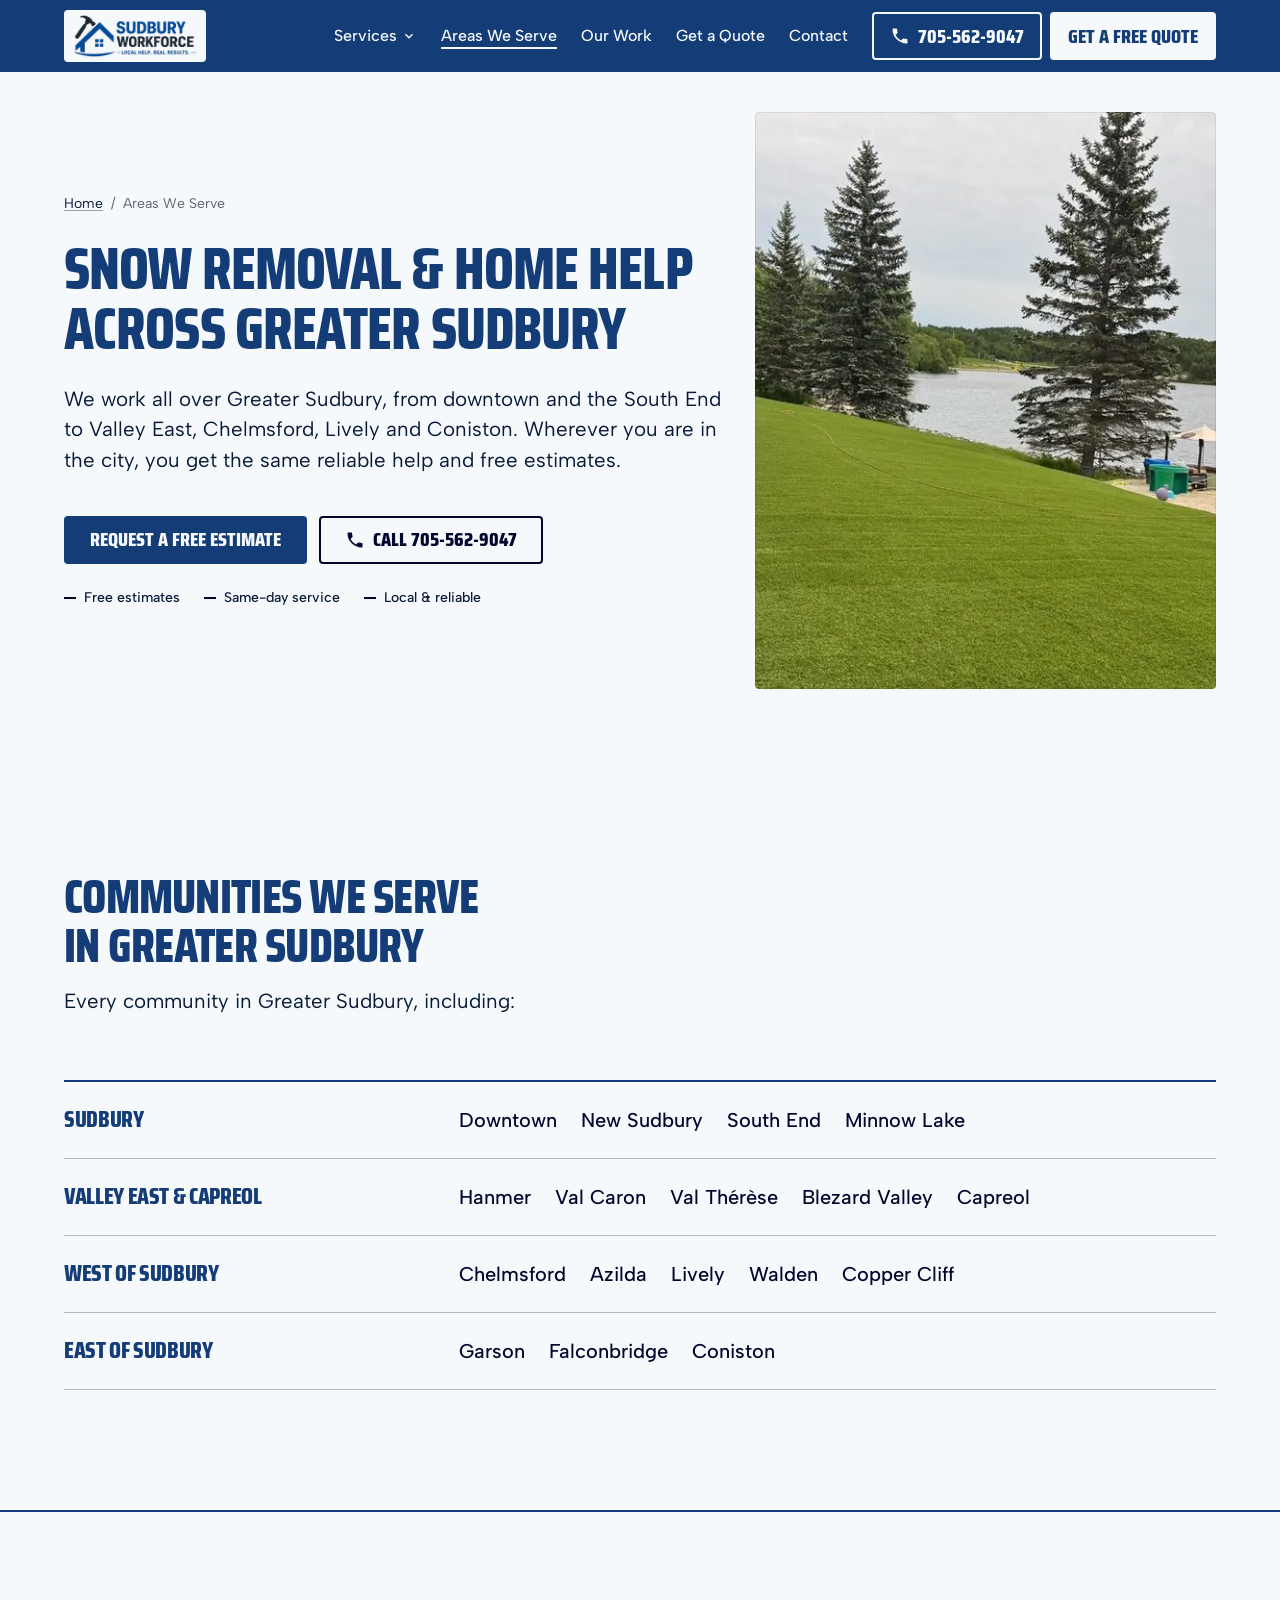
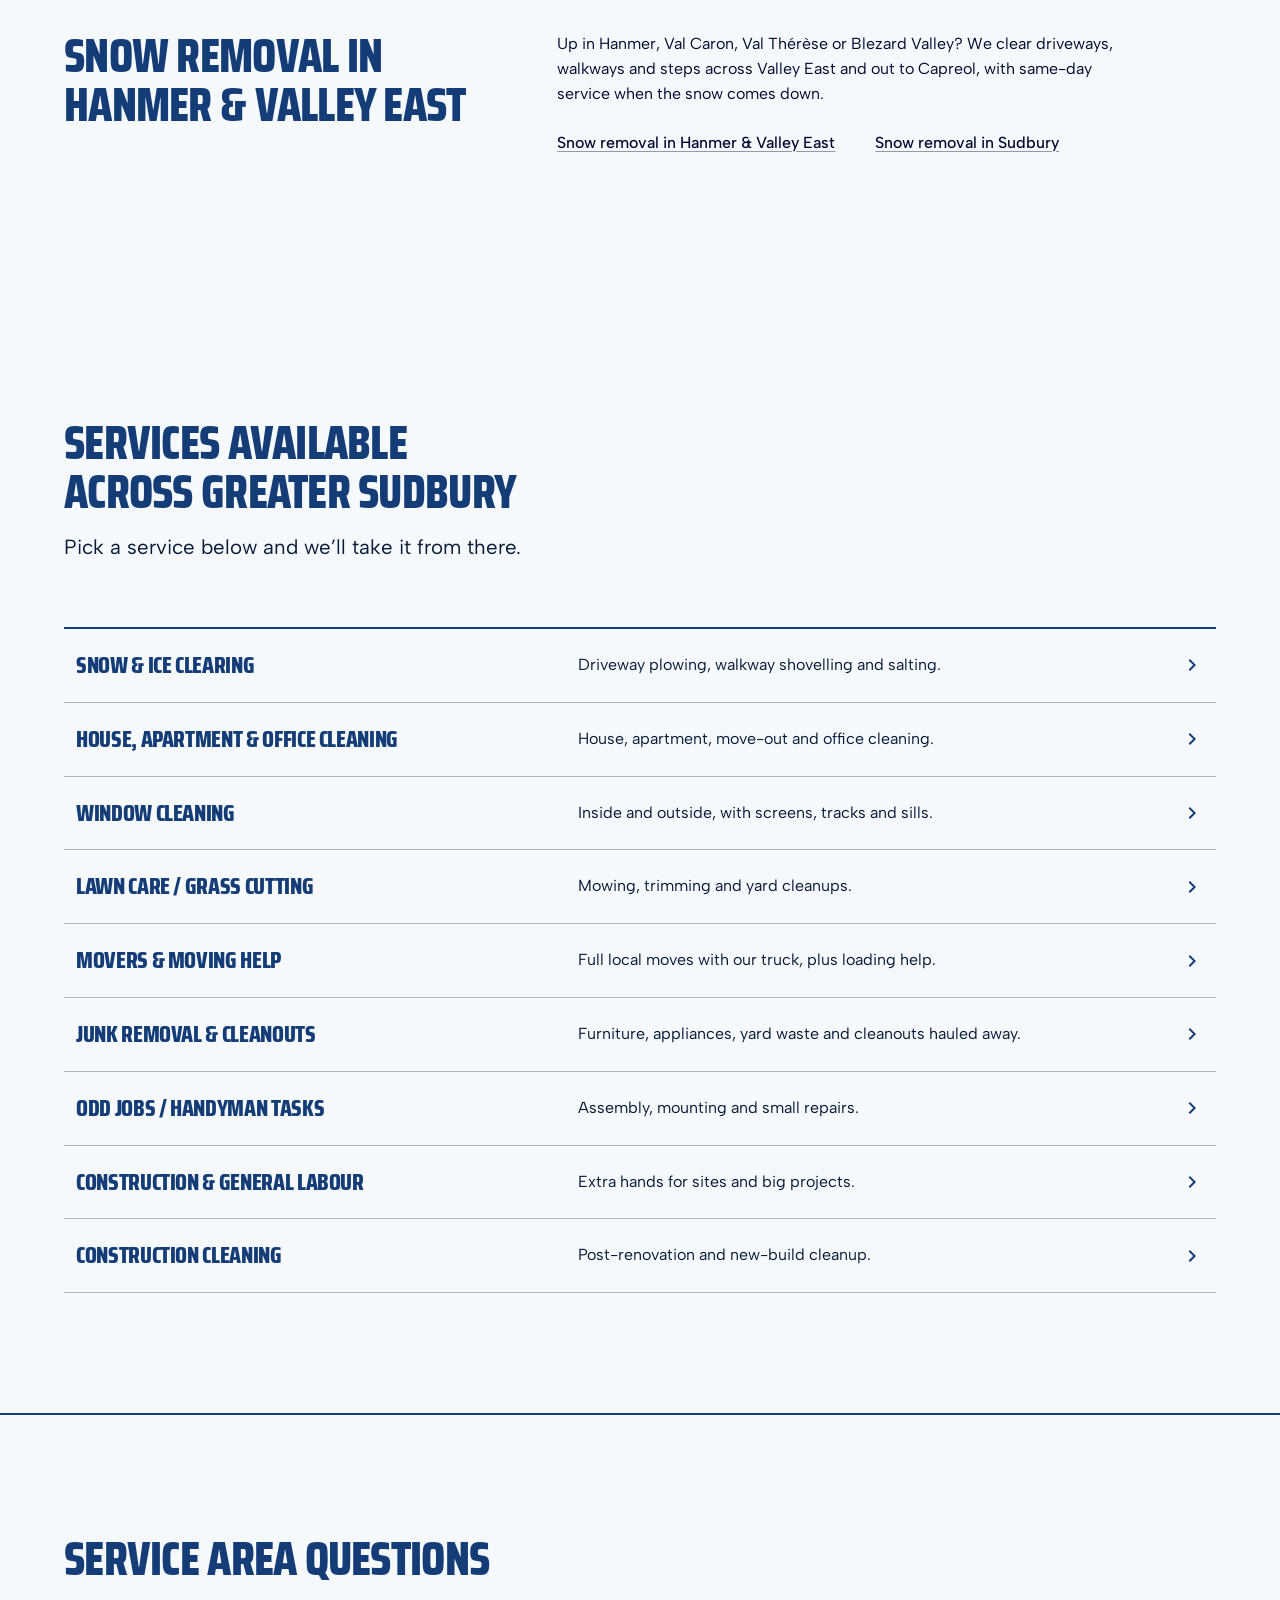
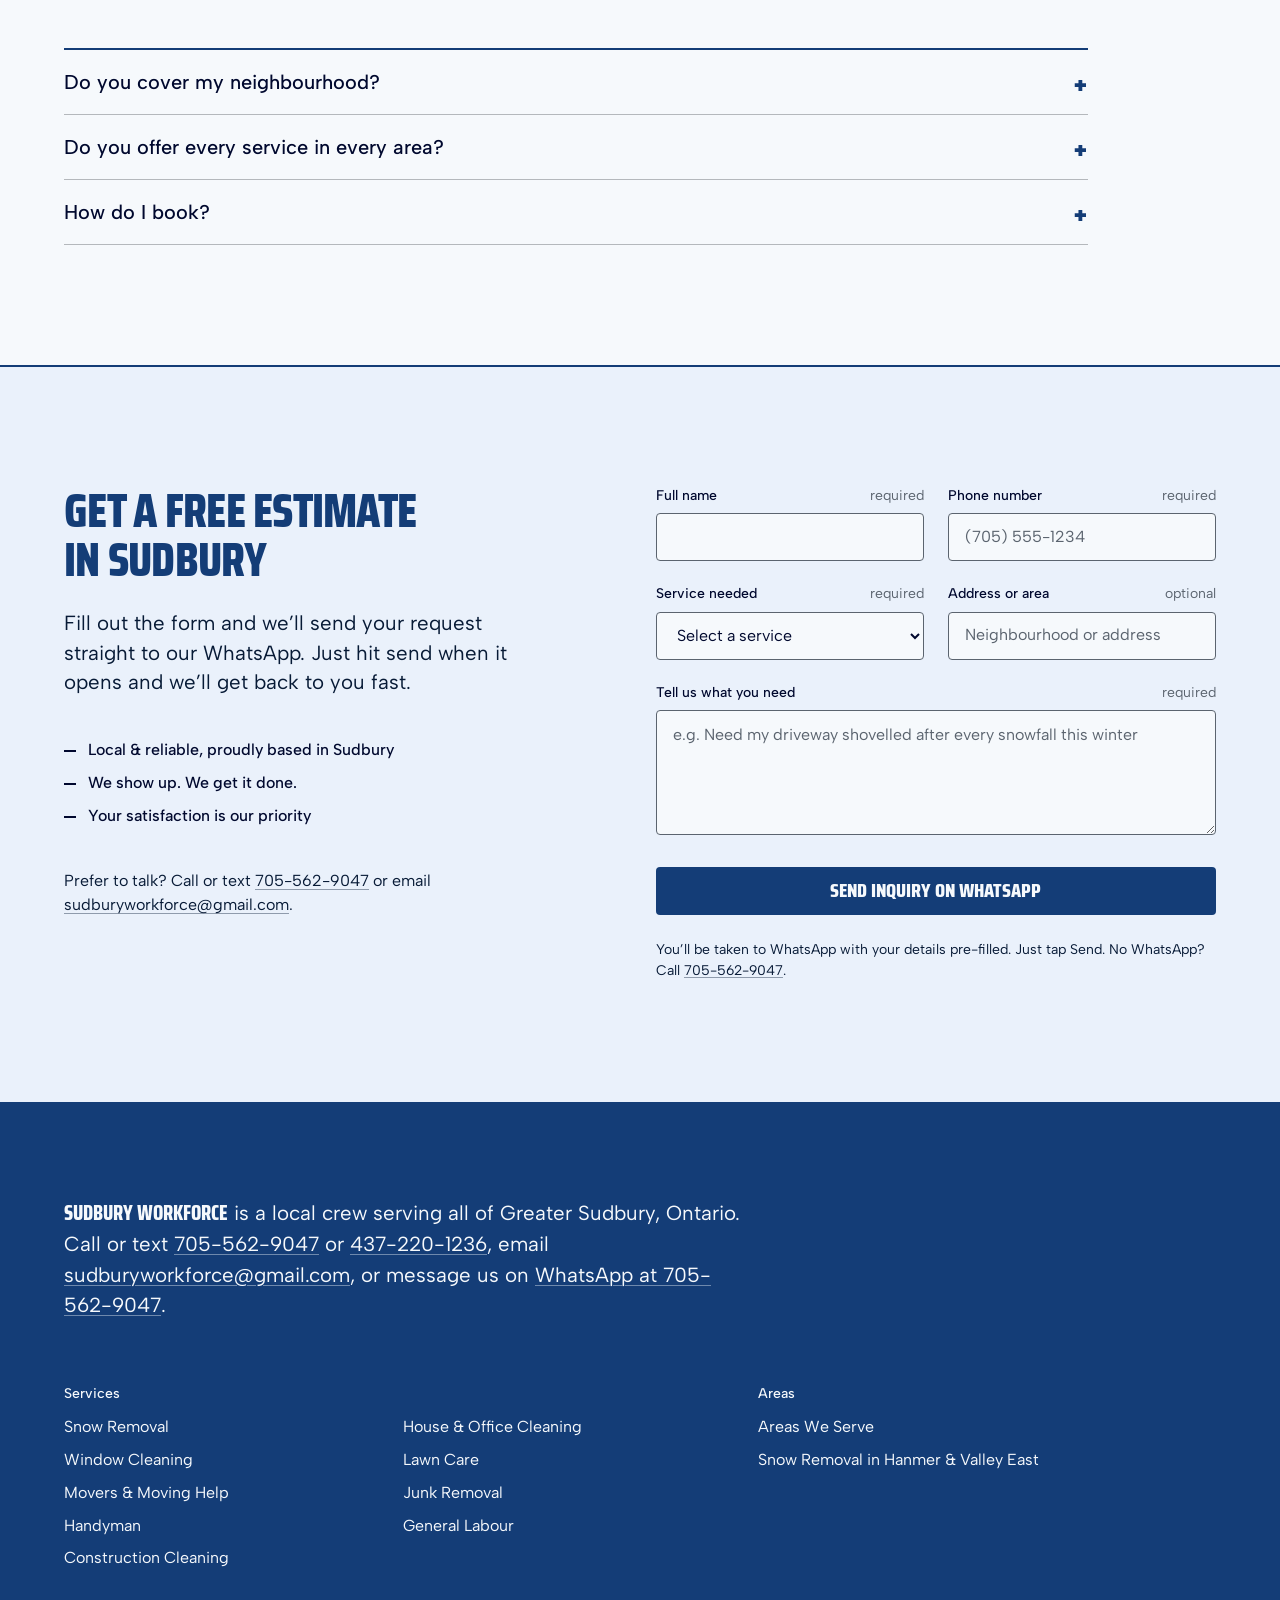
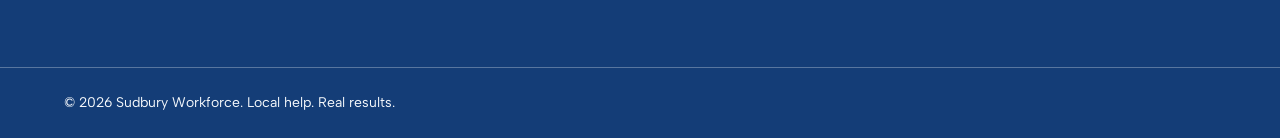
<file: areas-we-serve/index.html>
<!DOCTYPE html>
<!-- generated by _src/build.py — edit _src/ -->
<html lang="en-CA">
<head>
<meta charset="UTF-8">
<meta name="viewport" content="width=device-width, initial-scale=1.0">
<title>Home Services Across Greater Sudbury | Sudbury Workforce</title>
<meta name="description" content="Snow removal, cleaning, lawn care and handyman help across Greater Sudbury: Sudbury, Hanmer, Val Caron, Chelmsford, Lively, Garson and more.">
<meta name="google-site-verification" content="tovDfg6iRp2TiHayyY90ySzN4tDeOoT_SZ8wtpF53Ss">
<link rel="canonical" href="https://sudburyworkforce.github.io/sudburyworkforce/areas-we-serve/">
<meta property="og:type" content="website">
<meta property="og:site_name" content="Sudbury Workforce">
<meta property="og:locale" content="en_CA">
<meta property="og:title" content="Home Services Across Greater Sudbury | Sudbury Workforce">
<meta property="og:description" content="Snow removal, cleaning, lawn care and handyman help across Greater Sudbury: Sudbury, Hanmer, Val Caron, Chelmsford, Lively, Garson and more.">
<meta property="og:url" content="https://sudburyworkforce.github.io/sudburyworkforce/areas-we-serve/">
<meta property="og:image" content="https://sudburyworkforce.github.io/sudburyworkforce/images/opt/og/work/lawn-turf.jpg">
<meta property="og:image:width" content="1200">
<meta property="og:image:height" content="630">
<meta property="og:image:alt" content="Crew member running a lawn machine across a lakeside lawn">
<meta name="twitter:card" content="summary_large_image">
<meta name="twitter:title" content="Home Services Across Greater Sudbury | Sudbury Workforce">
<meta name="twitter:description" content="Snow removal, cleaning, lawn care and handyman help across Greater Sudbury: Sudbury, Hanmer, Val Caron, Chelmsford, Lively, Garson and more.">
<meta name="twitter:image" content="https://sudburyworkforce.github.io/sudburyworkforce/images/opt/og/work/lawn-turf.jpg">
<link rel="icon" sizes="16x16 32x32 48x48" href="../images/opt/favicon.ico?v=3f25630f">
<link rel="icon" type="image/png" sizes="32x32" href="../images/opt/favicon-32.png?v=912d21ab">
<link rel="apple-touch-icon" href="../images/opt/apple-touch-icon.png?v=6f25da8b">
<meta name="theme-color" content="#153d77">
<link rel="preconnect" href="https://fonts.googleapis.com">
<link rel="preconnect" href="https://fonts.gstatic.com" crossorigin>
<link rel="stylesheet" href="https://fonts.googleapis.com/css2?family=Saira+Condensed:wght@800&amp;family=Albert+Sans:wght@400;500&amp;display=swap">
<link rel="stylesheet" href="../tokens.css?v=bd1f2a1b">
<link rel="stylesheet" href="../base.css?v=f38898cc">
<link rel="stylesheet" href="../styles.css?v=c81ef225">
<script type="application/ld+json">{"@context":"https://schema.org","@graph":[{"@type":"HomeAndConstructionBusiness","@id":"https://sudburyworkforce.github.io/sudburyworkforce/#business","name":"Sudbury Workforce","url":"https://sudburyworkforce.github.io/sudburyworkforce/","logo":"https://sudburyworkforce.github.io/sudburyworkforce/images/opt/logo-411.png","image":"https://sudburyworkforce.github.io/sudburyworkforce/images/opt/og/snow.jpg","description":"Snow removal, house, office, window and construction cleaning, junk removal, moving, lawn care, handyman jobs and general labour in Greater Sudbury, ON.","slogan":"Local help. Real results.","telephone":"+1-705-562-9047","email":"sudburyworkforce@gmail.com","contactPoint":[{"@type":"ContactPoint","contactType":"customer service","telephone":"+1-705-562-9047","email":"sudburyworkforce@gmail.com","availableLanguage":"English"}],"address":{"@type":"PostalAddress","addressLocality":"Sudbury","addressRegion":"ON","addressCountry":"CA"},"areaServed":[{"@type":"City","name":"Greater Sudbury, ON"},{"@type":"Place","name":"Sudbury, ON"},{"@type":"Place","name":"Hanmer, ON"},{"@type":"Place","name":"Val Caron, ON"},{"@type":"Place","name":"Val Thérèse, ON"},{"@type":"Place","name":"Blezard Valley, ON"},{"@type":"Place","name":"Capreol, ON"},{"@type":"Place","name":"Chelmsford, ON"},{"@type":"Place","name":"Azilda, ON"},{"@type":"Place","name":"Lively, ON"},{"@type":"Place","name":"Walden, ON"},{"@type":"Place","name":"Copper Cliff, ON"},{"@type":"Place","name":"Garson, ON"},{"@type":"Place","name":"Falconbridge, ON"},{"@type":"Place","name":"Coniston, ON"}],"hasOfferCatalog":{"@type":"OfferCatalog","name":"Services","itemListElement":[{"@type":"Offer","itemOffered":{"@type":"Service","name":"Snow Removal","url":"https://sudburyworkforce.github.io/sudburyworkforce/snow-removal-sudbury/"}},{"@type":"Offer","itemOffered":{"@type":"Service","name":"House & Office Cleaning","url":"https://sudburyworkforce.github.io/sudburyworkforce/house-cleaning-sudbury/"}},{"@type":"Offer","itemOffered":{"@type":"Service","name":"Window Cleaning","url":"https://sudburyworkforce.github.io/sudburyworkforce/window-cleaning-sudbury/"}},{"@type":"Offer","itemOffered":{"@type":"Service","name":"Lawn Care","url":"https://sudburyworkforce.github.io/sudburyworkforce/lawn-care-sudbury/"}},{"@type":"Offer","itemOffered":{"@type":"Service","name":"Movers & Moving Help","url":"https://sudburyworkforce.github.io/sudburyworkforce/moving-help-sudbury/"}},{"@type":"Offer","itemOffered":{"@type":"Service","name":"Junk Removal","url":"https://sudburyworkforce.github.io/sudburyworkforce/junk-removal-sudbury/"}},{"@type":"Offer","itemOffered":{"@type":"Service","name":"Handyman","url":"https://sudburyworkforce.github.io/sudburyworkforce/handyman-sudbury/"}},{"@type":"Offer","itemOffered":{"@type":"Service","name":"General Labour","url":"https://sudburyworkforce.github.io/sudburyworkforce/general-labour-sudbury/"}},{"@type":"Offer","itemOffered":{"@type":"Service","name":"Construction Cleaning","url":"https://sudburyworkforce.github.io/sudburyworkforce/construction-cleaning-sudbury/"}}]}},{"@type":"BreadcrumbList","@id":"https://sudburyworkforce.github.io/sudburyworkforce/areas-we-serve/#breadcrumb","itemListElement":[{"@type":"ListItem","position":1,"name":"Home","item":"https://sudburyworkforce.github.io/sudburyworkforce/"},{"@type":"ListItem","position":2,"name":"Areas We Serve","item":"https://sudburyworkforce.github.io/sudburyworkforce/areas-we-serve/"}]},{"@type":"FAQPage","@id":"https://sudburyworkforce.github.io/sudburyworkforce/areas-we-serve/#faq","url":"https://sudburyworkforce.github.io/sudburyworkforce/areas-we-serve/","mainEntity":[{"@type":"Question","name":"Do you cover my neighbourhood?","acceptedAnswer":{"@type":"Answer","text":"If you’re in Greater Sudbury, yes. Not sure? Call or WhatsApp 705-562-9047 and ask."}},{"@type":"Question","name":"Do you offer every service in every area?","acceptedAnswer":{"@type":"Answer","text":"Yes: snow removal, house and office cleaning, window cleaning, junk removal, moving, lawn care, handyman jobs, general labour and construction cleaning are all available across Greater Sudbury."}},{"@type":"Question","name":"How do I book?","acceptedAnswer":{"@type":"Answer","text":"Use the form below and it opens in WhatsApp with your details filled in. You can also call or text 705-562-9047, or email sudburyworkforce@gmail.com."}}]}]}</script>
</head>
<body>
<a class="skip-link" href="#top">Skip to content</a>

<header class="site-header">
  <div class="container">
  <div class="header-inner">
    <a href="../" class="logo"><picture><source type="image/webp" srcset="../images/opt/logo-137.webp 137w, ../images/opt/logo-274.webp 274w, ../images/opt/logo-411.webp 411w" sizes="(min-width: 480px) 137px, 114px"><img src="../images/opt/logo-137.png" srcset="../images/opt/logo-137.png 137w, ../images/opt/logo-274.png 274w, ../images/opt/logo-411.png 411w" sizes="(min-width: 480px) 137px, 114px" width="137" height="48" alt="Sudbury Workforce - Local Help. Real Results." class="logo-img"></picture></a>
    <nav class="main-nav" id="main-nav" aria-label="Main">
      <div class="nav-dropdown"><button type="button" class="nav-dropdown-toggle" aria-expanded="false" aria-controls="nav-services">Services<svg class="icon icon-chevron" viewBox="0 0 24 24" width="16" height="16" aria-hidden="true" focusable="false"><path fill="currentColor" d="M7.4 8.6 12 13.2l4.6-4.6L18 10l-6 6-6-6z"/></svg></button><ul class="sub-menu" id="nav-services"><li><a href="../snow-removal-sudbury/">Snow Removal</a></li><li><a href="../house-cleaning-sudbury/">House &amp; Office Cleaning</a></li><li><a href="../window-cleaning-sudbury/">Window Cleaning</a></li><li><a href="../lawn-care-sudbury/">Lawn Care</a></li><li><a href="../moving-help-sudbury/">Movers &amp; Moving Help</a></li><li><a href="../junk-removal-sudbury/">Junk Removal</a></li><li><a href="../handyman-sudbury/">Handyman</a></li><li><a href="../general-labour-sudbury/">General Labour</a></li><li><a href="../construction-cleaning-sudbury/">Construction Cleaning</a></li><li class="sub-menu-all"><a href="../#services">See all services</a></li></ul></div>
      <a href="./" aria-current="page">Areas We Serve</a>
      <a href="../#work">Our Work</a>
      <a href="#inquiry">Get a Quote</a>
      <a href="#contact">Contact</a>
    </nav>
    <div class="header-actions">
      <a href="tel:+17055629047" class="btn btn-call" aria-label="Call 705-562-9047"><svg class="icon" viewBox="0 0 24 24" width="18" height="18" aria-hidden="true" focusable="false"><path fill="currentColor" d="M6.6 10.8a15.1 15.1 0 0 0 6.6 6.6l2.2-2.2a1 1 0 0 1 1-.25 11.4 11.4 0 0 0 3.6.57 1 1 0 0 1 1 1V20a1 1 0 0 1-1 1A17 17 0 0 1 3 4a1 1 0 0 1 1-1h3.5a1 1 0 0 1 1 1c0 1.25.2 2.45.57 3.57a1 1 0 0 1-.25 1z"/></svg><span class="btn-call-label">Call</span><span class="btn-call-number">705-562-9047</span></a>
      <a href="#inquiry" class="btn btn-header">Get a Free Quote</a>
    </div>
    <button class="nav-toggle" id="nav-toggle" aria-label="Toggle menu" aria-expanded="false" aria-controls="main-nav">
      <span></span><span></span><span></span>
    </button>
  </div>
  </div>
</header>

<main id="top">

<section class="hero page-hero">
  <div class="container hero-inner">
    <div class="hero-copy">
      <nav class="breadcrumb" aria-label="Breadcrumb"><ol><li><a href="../">Home</a></li><li aria-current="page">Areas We Serve</li></ol></nav>
      <h1>Snow Removal &amp; Home Help Across Greater Sudbury</h1>
      <p>We work all over Greater Sudbury, from downtown and the South End to Valley East, Chelmsford, Lively and Coniston. Wherever you are in the city, you get the same reliable help and free estimates.</p>
      <div class="hero-actions"><a href="#inquiry" class="btn btn-primary">Request a Free Estimate</a><a href="tel:+17055629047" class="btn btn-outline"><svg class="icon" viewBox="0 0 24 24" width="18" height="18" aria-hidden="true" focusable="false"><path fill="currentColor" d="M6.6 10.8a15.1 15.1 0 0 0 6.6 6.6l2.2-2.2a1 1 0 0 1 1-.25 11.4 11.4 0 0 0 3.6.57 1 1 0 0 1 1 1V20a1 1 0 0 1-1 1A17 17 0 0 1 3 4a1 1 0 0 1 1-1h3.5a1 1 0 0 1 1 1c0 1.25.2 2.45.57 3.57a1 1 0 0 1-.25 1z"/></svg><span>Call 705-562-9047</span></a></div>
      <ul class="hero-points"><li>Free estimates</li><li>Same-day service</li><li>Local &amp; reliable</li></ul>
    </div>
    <div class="hero-art">
      <div class="hero-photo photo"><picture><source type="image/webp" srcset="../images/opt/work/lawn-turf-240.webp 240w, ../images/opt/work/lawn-turf-480.webp 480w, ../images/opt/work/lawn-turf-800.webp 800w" sizes="(min-width: 1440px) 640px, (min-width: 60rem) 45vw, 100vw"><img src="../images/opt/work/lawn-turf-800.jpg" srcset="../images/opt/work/lawn-turf-240.jpg 240w, ../images/opt/work/lawn-turf-480.jpg 480w, ../images/opt/work/lawn-turf-800.jpg 800w" sizes="(min-width: 1440px) 640px, (min-width: 60rem) 45vw, 100vw" width="800" height="600" alt="Crew member running a lawn machine across a lakeside lawn" decoding="async" fetchpriority="high"></picture></div>
    </div>
  </div>
</section>

<section class="section">
  <div class="container">
    <h2 class="section-title">Communities We Serve in Greater Sudbury</h2>
    <p class="section-sub">Every community in Greater Sudbury, including:</p>
    <div class="area-groups"><div class="area-group"><h3>Sudbury</h3><ul class="area-list"><li>Downtown</li><li>New Sudbury</li><li>South End</li><li>Minnow Lake</li></ul></div><div class="area-group"><h3>Valley East &amp; Capreol</h3><ul class="area-list"><li>Hanmer</li><li>Val Caron</li><li>Val Thérèse</li><li>Blezard Valley</li><li>Capreol</li></ul></div><div class="area-group"><h3>West of Sudbury</h3><ul class="area-list"><li>Chelmsford</li><li>Azilda</li><li>Lively</li><li>Walden</li><li>Copper Cliff</li></ul></div><div class="area-group"><h3>East of Sudbury</h3><ul class="area-list"><li>Garson</li><li>Falconbridge</li><li>Coniston</li></ul></div></div>
  </div>
</section>

<section class="section section-alt">
  <div class="container content">
    <h2>Snow Removal in Hanmer &amp; Valley East</h2>
    <p>Up in Hanmer, Val Caron, Val Thérèse or Blezard Valley? We clear driveways, walkways and steps across Valley East and out to Capreol, with same-day service when the snow comes down.</p>
    <p class="section-links section-links-start">
      <a href="../snow-removal-hanmer-valley-east/">Snow removal in Hanmer &amp; Valley East</a>
      <a href="../snow-removal-sudbury/">Snow removal in Sudbury</a>
    </p>
  </div>
</section>

<section class="services">
  <div class="container">
    <h2 class="section-title">Services Available Across Greater Sudbury</h2>
    <p class="section-sub">Pick a service below and we’ll take it from there.</p>
    <ol class="service-index"><li><a class="service-row" href="../snow-removal-sudbury/"><h3>Snow &amp; Ice Clearing</h3><p>Driveway plowing, walkway shovelling and salting.</p><svg class="icon icon-chevron" viewBox="0 0 24 24" width="16" height="16" aria-hidden="true" focusable="false"><path fill="currentColor" d="M7.4 8.6 12 13.2l4.6-4.6L18 10l-6 6-6-6z"/></svg></a></li><li><a class="service-row" href="../house-cleaning-sudbury/"><h3>House, Apartment &amp; Office Cleaning</h3><p>House, apartment, move-out and office cleaning.</p><svg class="icon icon-chevron" viewBox="0 0 24 24" width="16" height="16" aria-hidden="true" focusable="false"><path fill="currentColor" d="M7.4 8.6 12 13.2l4.6-4.6L18 10l-6 6-6-6z"/></svg></a></li><li><a class="service-row" href="../window-cleaning-sudbury/"><h3>Window Cleaning</h3><p>Inside and outside, with screens, tracks and sills.</p><svg class="icon icon-chevron" viewBox="0 0 24 24" width="16" height="16" aria-hidden="true" focusable="false"><path fill="currentColor" d="M7.4 8.6 12 13.2l4.6-4.6L18 10l-6 6-6-6z"/></svg></a></li><li><a class="service-row" href="../lawn-care-sudbury/"><h3>Lawn Care / Grass Cutting</h3><p>Mowing, trimming and yard cleanups.</p><svg class="icon icon-chevron" viewBox="0 0 24 24" width="16" height="16" aria-hidden="true" focusable="false"><path fill="currentColor" d="M7.4 8.6 12 13.2l4.6-4.6L18 10l-6 6-6-6z"/></svg></a></li><li><a class="service-row" href="../moving-help-sudbury/"><h3>Movers &amp; Moving Help</h3><p>Full local moves with our truck, plus loading help.</p><svg class="icon icon-chevron" viewBox="0 0 24 24" width="16" height="16" aria-hidden="true" focusable="false"><path fill="currentColor" d="M7.4 8.6 12 13.2l4.6-4.6L18 10l-6 6-6-6z"/></svg></a></li><li><a class="service-row" href="../junk-removal-sudbury/"><h3>Junk Removal &amp; Cleanouts</h3><p>Furniture, appliances, yard waste and cleanouts hauled away.</p><svg class="icon icon-chevron" viewBox="0 0 24 24" width="16" height="16" aria-hidden="true" focusable="false"><path fill="currentColor" d="M7.4 8.6 12 13.2l4.6-4.6L18 10l-6 6-6-6z"/></svg></a></li><li><a class="service-row" href="../handyman-sudbury/"><h3>Odd Jobs / Handyman Tasks</h3><p>Assembly, mounting and small repairs.</p><svg class="icon icon-chevron" viewBox="0 0 24 24" width="16" height="16" aria-hidden="true" focusable="false"><path fill="currentColor" d="M7.4 8.6 12 13.2l4.6-4.6L18 10l-6 6-6-6z"/></svg></a></li><li><a class="service-row" href="../general-labour-sudbury/"><h3>Construction &amp; General Labour</h3><p>Extra hands for sites and big projects.</p><svg class="icon icon-chevron" viewBox="0 0 24 24" width="16" height="16" aria-hidden="true" focusable="false"><path fill="currentColor" d="M7.4 8.6 12 13.2l4.6-4.6L18 10l-6 6-6-6z"/></svg></a></li><li><a class="service-row" href="../construction-cleaning-sudbury/"><h3>Construction Cleaning</h3><p>Post-renovation and new-build cleanup.</p><svg class="icon icon-chevron" viewBox="0 0 24 24" width="16" height="16" aria-hidden="true" focusable="false"><path fill="currentColor" d="M7.4 8.6 12 13.2l4.6-4.6L18 10l-6 6-6-6z"/></svg></a></li></ol>
  </div>
</section>

<section class="section section-alt">
  <div class="container">
    <h2 class="section-title">Service Area Questions</h2>
    <div class="faq">
      <details>
        <summary>Do you cover my neighbourhood?</summary>
        <p>If you’re in Greater Sudbury, yes. Not sure? Call or WhatsApp <a href="tel:+17055629047">705-562-9047</a> and ask.</p>
      </details>
      <details>
        <summary>Do you offer every service in every area?</summary>
        <p>Yes: snow removal, house and office cleaning, window cleaning, junk removal, moving, lawn care, handyman jobs, general labour and construction cleaning are all available across Greater Sudbury.</p>
      </details>
      <details>
        <summary>How do I book?</summary>
        <p>Use the form below and it opens in WhatsApp with your details filled in. You can also call or text <a href="tel:+17055629047">705-562-9047</a>, or email <a href="mailto:sudburyworkforce@gmail.com">sudburyworkforce@gmail.com</a>.</p>
      </details>
    </div>
  </div>
</section>

<section class="inquiry" id="inquiry">
  <div class="container inquiry-inner">
    <div class="inquiry-copy">
      <h2>Get a Free Estimate in Sudbury</h2>
      <p class="lead">Fill out the form and we’ll send your request straight to our WhatsApp. Just hit send when it opens and we’ll get back to you fast.</p>
      <ul class="trust-list"><li>Local &amp; reliable, proudly based in Sudbury</li><li>We show up. We get it done.</li><li>Your satisfaction is our priority</li></ul>
      <p class="inquiry-alt">Prefer to talk? Call or text <a href="tel:+17055629047">705-562-9047</a> or email <a href="mailto:sudburyworkforce@gmail.com">sudburyworkforce@gmail.com</a>.</p>
    </div>

    <form id="inquiry-form" class="inquiry-form" novalidate data-whatsapp="17055629047" data-page="Areas We Serve">
      <div class="form-row">
        <label for="name">Full name <span class="req">required</span></label>
        <input type="text" id="name" name="name" required aria-required="true" autocomplete="name">
      </div>

      <div class="form-row">
        <label for="phone">Phone number <span class="req">required</span></label>
        <input type="tel" id="phone" name="phone" required aria-required="true" autocomplete="tel" inputmode="tel" placeholder="(705) 555-1234">
      </div>

      <div class="form-row">
        <label for="service">Service needed <span class="req">required</span></label>
        <select id="service" name="service" required aria-required="true">
            <option value="" disabled selected>Select a service</option>
            <option>Snow &amp; Ice Clearing</option>
            <option>House, Apartment &amp; Office Cleaning</option>
            <option>Window Cleaning</option>
            <option>Lawn Care / Grass Cutting</option>
            <option>Movers &amp; Moving Help</option>
            <option>Junk Removal &amp; Cleanouts</option>
            <option>Odd Jobs / Handyman Tasks</option>
            <option>Construction &amp; General Labour</option>
            <option>Construction Cleaning</option>
            <option>Something else</option>
        </select>
      </div>

      <div class="form-row">
        <label for="address">Address or area <span class="req">optional</span></label>
        <input type="text" id="address" name="address" autocomplete="street-address" placeholder="Neighbourhood or address">
      </div>

      <div class="form-row form-row-wide">
        <label for="message">Tell us what you need <span class="req">required</span></label>
        <textarea id="message" name="message" rows="4" required aria-required="true" placeholder="e.g. Need my driveway shovelled after every snowfall this winter"></textarea>
      </div>

      <p id="form-error" class="form-error" role="alert" hidden>Please fill in your name, phone, service and details.</p>

      <button type="submit" class="btn btn-primary btn-full">Send Inquiry on WhatsApp</button>
      <p class="form-note">You’ll be taken to WhatsApp with your details pre-filled. Just tap Send. No WhatsApp? Call <a href="tel:+17055629047">705-562-9047</a>.</p>
    </form>
  </div>
</section>

</main>

<footer class="site-footer" id="contact">
  <div class="container footer-inner">
    <p class="footer-colophon"><strong>Sudbury Workforce</strong> is a local crew serving all of Greater Sudbury, Ontario. Call or text <a href="tel:+17055629047">705-562-9047</a> or <a href="tel:+14372201236">437-220-1236</a>, email <a href="mailto:sudburyworkforce@gmail.com">sudburyworkforce@gmail.com</a>, or message us on <a href="https://wa.me/17055629047?text=Hi%20Sudbury%20Workforce%21%20I%27d%20like%20a%20free%20estimate.%0APage%3A%20Areas%20We%20Serve" target="_blank" rel="noopener">WhatsApp at 705-562-9047</a>.</p>
    <div class="footer-nav">
      <div>
        <h2 class="footer-heading">Services</h2>
        <ul class="footer-list footer-list-cols"><li><a href="../snow-removal-sudbury/">Snow Removal</a></li><li><a href="../house-cleaning-sudbury/">House &amp; Office Cleaning</a></li><li><a href="../window-cleaning-sudbury/">Window Cleaning</a></li><li><a href="../lawn-care-sudbury/">Lawn Care</a></li><li><a href="../moving-help-sudbury/">Movers &amp; Moving Help</a></li><li><a href="../junk-removal-sudbury/">Junk Removal</a></li><li><a href="../handyman-sudbury/">Handyman</a></li><li><a href="../general-labour-sudbury/">General Labour</a></li><li><a href="../construction-cleaning-sudbury/">Construction Cleaning</a></li></ul>
      </div>
      <div>
        <h2 class="footer-heading">Areas</h2>
        <ul class="footer-list"><li><a href="./">Areas We Serve</a></li><li><a href="../snow-removal-hanmer-valley-east/">Snow Removal in Hanmer &amp; Valley East</a></li></ul>
      </div>
    </div>
  </div>
  <div class="footer-bottom">
    <div class="container">&copy; <span id="year"></span> Sudbury Workforce. Local help. Real results.</div>
  </div>
</footer>

<nav class="mobile-bar" aria-label="Call or message us"><a class="mobile-bar-call" href="tel:+17055629047"><svg class="icon" viewBox="0 0 24 24" width="18" height="18" aria-hidden="true" focusable="false"><path fill="currentColor" d="M6.6 10.8a15.1 15.1 0 0 0 6.6 6.6l2.2-2.2a1 1 0 0 1 1-.25 11.4 11.4 0 0 0 3.6.57 1 1 0 0 1 1 1V20a1 1 0 0 1-1 1A17 17 0 0 1 3 4a1 1 0 0 1 1-1h3.5a1 1 0 0 1 1 1c0 1.25.2 2.45.57 3.57a1 1 0 0 1-.25 1z"/></svg><span>Call</span></a><a class="mobile-bar-wa" href="https://wa.me/17055629047?text=Hi%20Sudbury%20Workforce%21%20I%27d%20like%20a%20free%20estimate.%0APage%3A%20Areas%20We%20Serve" target="_blank" rel="noopener"><svg class="icon" viewBox="0 0 24 24" width="18" height="18" aria-hidden="true" focusable="false"><path fill="currentColor" d="M12 2C6.5 2 2 6 2 11c0 2.6 1.3 5 3.3 6.6L4.5 22l4.6-2.2c.9.2 1.9.3 2.9.3 5.5 0 10-4 10-9S17.5 2 12 2z"/></svg><span>WhatsApp</span></a></nav>

<script src="../script.js?v=29c923d4"></script>
</body>
</html>
</file>
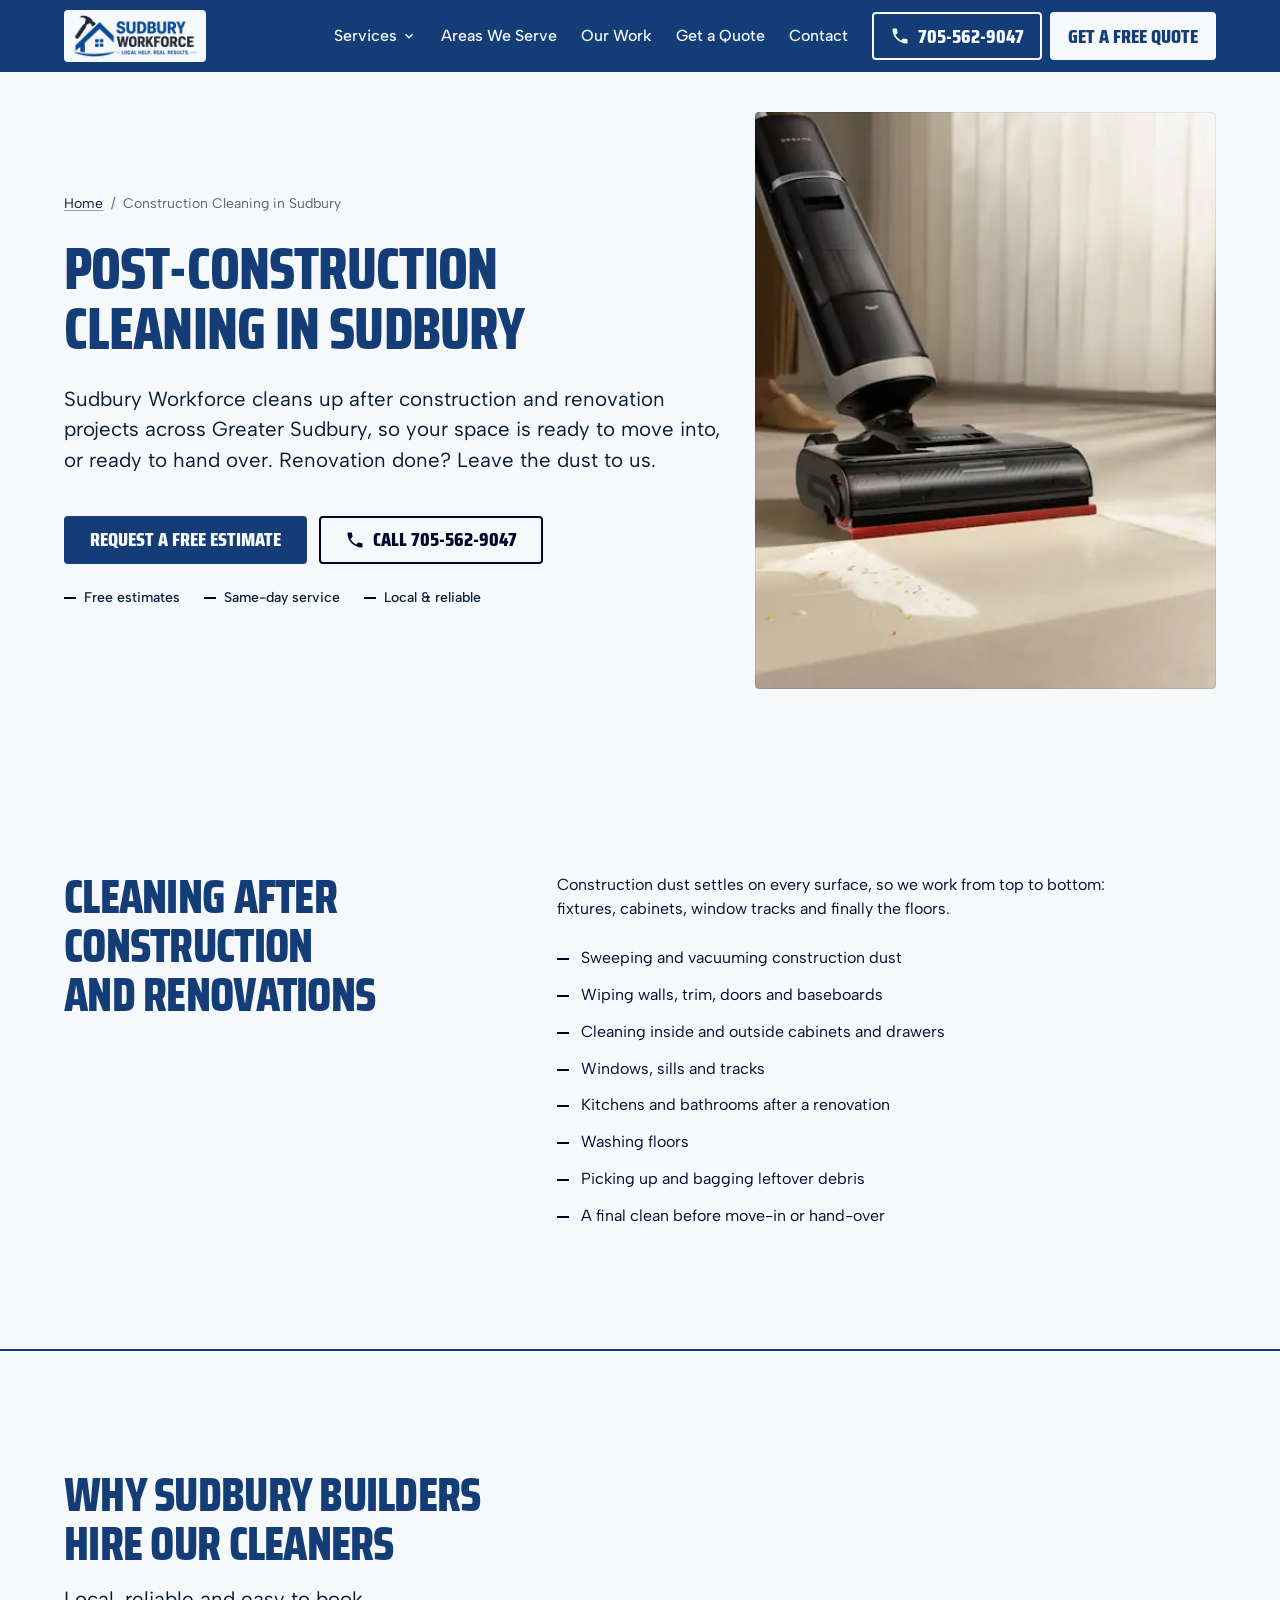
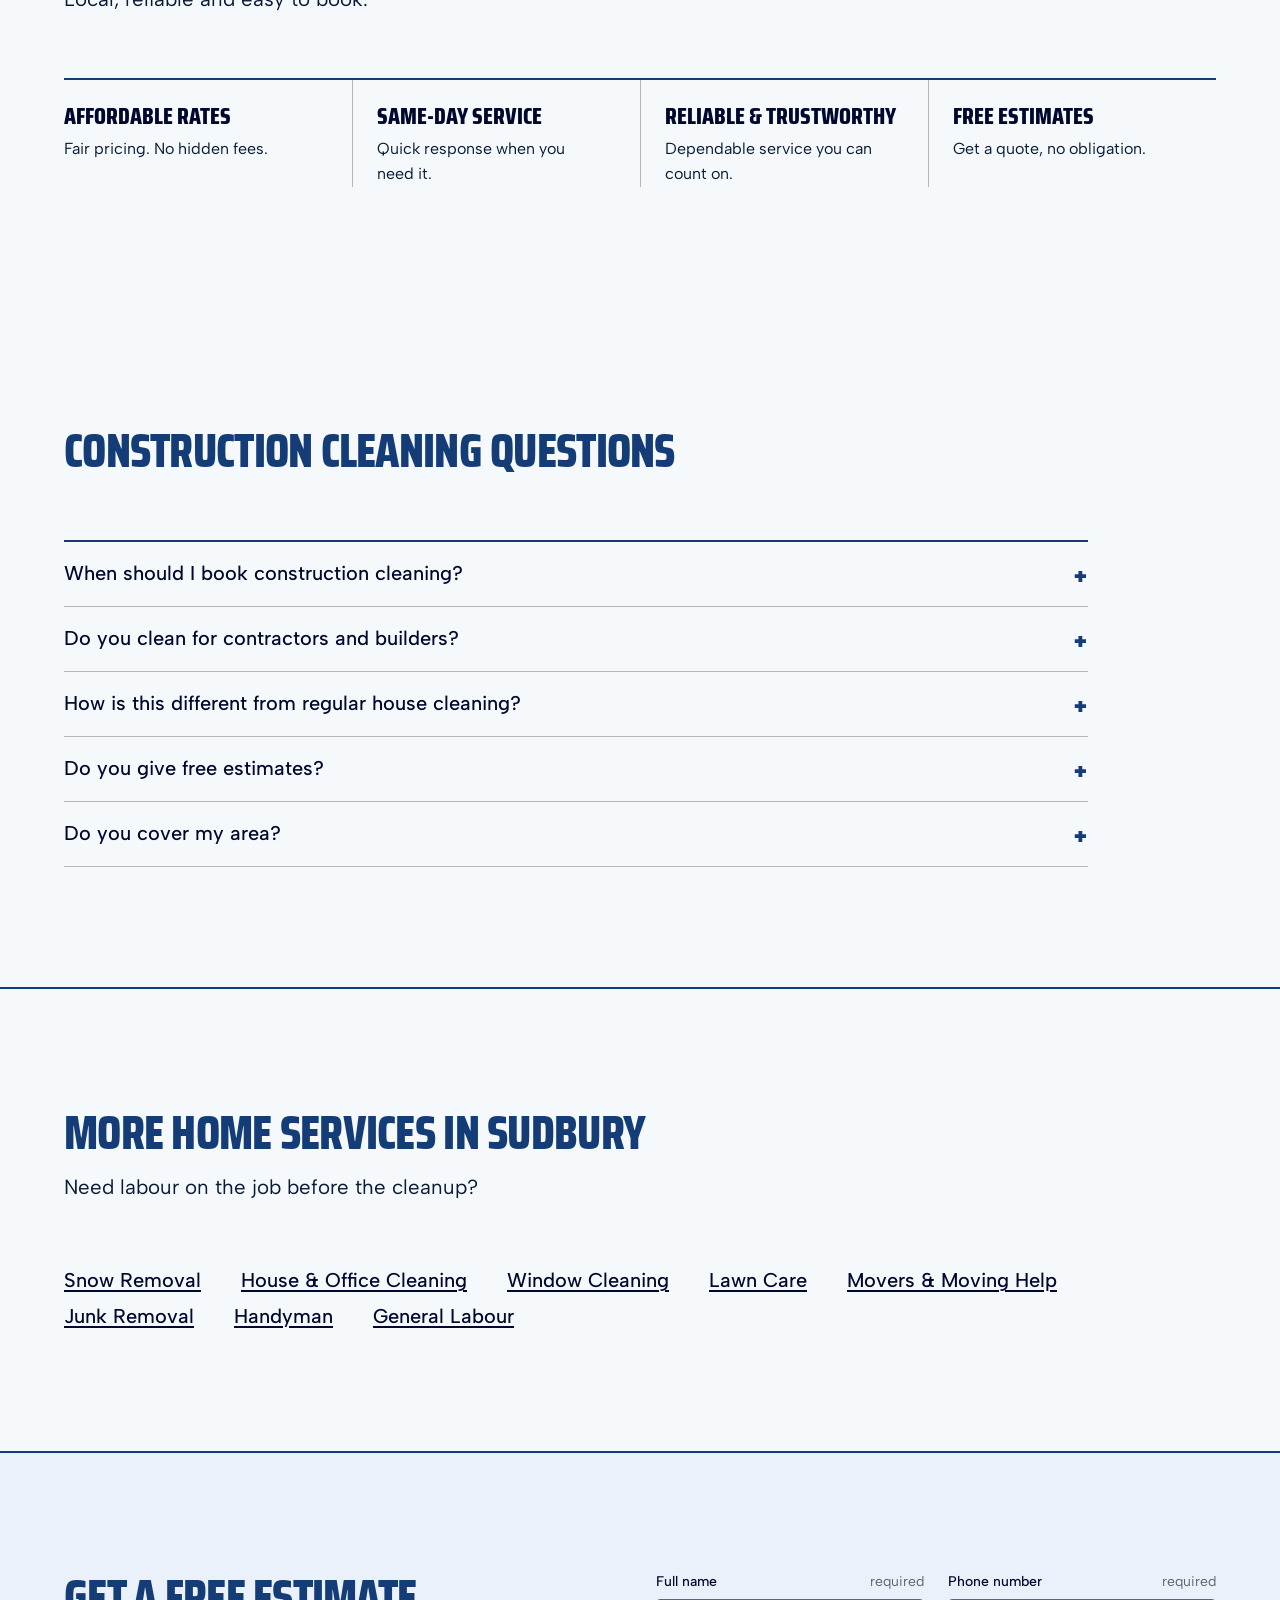
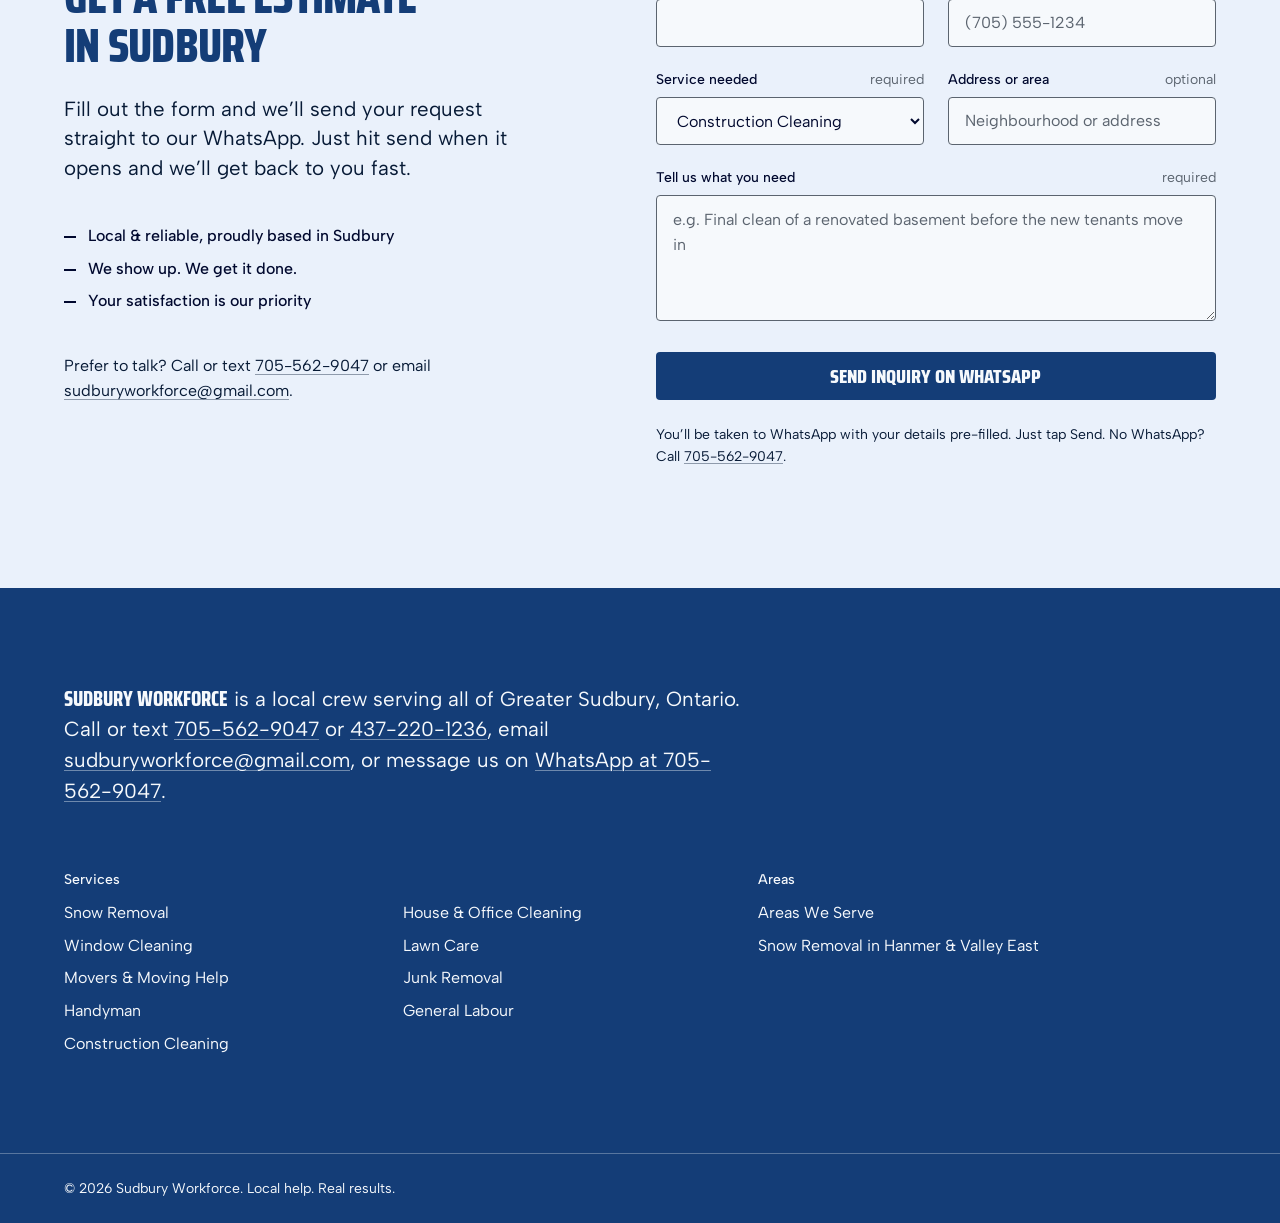
<file: construction-cleaning-sudbury/index.html>
<!DOCTYPE html>
<!-- generated by _src/build.py — edit _src/ -->
<html lang="en-CA">
<head>
<meta charset="UTF-8">
<meta name="viewport" content="width=device-width, initial-scale=1.0">
<title>Construction Cleaning in Sudbury, ON | Sudbury Workforce</title>
<meta name="description" content="Construction cleaning in Sudbury, ON: post-renovation and new-build cleanup of dust, debris, floors, windows and fixtures. Free estimates.">
<meta name="google-site-verification" content="tovDfg6iRp2TiHayyY90ySzN4tDeOoT_SZ8wtpF53Ss">
<link rel="canonical" href="https://sudburyworkforce.github.io/sudburyworkforce/construction-cleaning-sudbury/">
<meta property="og:type" content="website">
<meta property="og:site_name" content="Sudbury Workforce">
<meta property="og:locale" content="en_CA">
<meta property="og:title" content="Construction Cleaning in Sudbury, ON | Sudbury Workforce">
<meta property="og:description" content="Construction cleaning in Sudbury, ON: post-renovation and new-build cleanup of dust, debris, floors, windows and fixtures. Free estimates.">
<meta property="og:url" content="https://sudburyworkforce.github.io/sudburyworkforce/construction-cleaning-sudbury/">
<meta property="og:image" content="https://sudburyworkforce.github.io/sudburyworkforce/images/opt/og/cleaning.jpg">
<meta property="og:image:width" content="1200">
<meta property="og:image:height" content="630">
<meta property="og:image:alt" content="Residential cleaning service">
<meta name="twitter:card" content="summary_large_image">
<meta name="twitter:title" content="Construction Cleaning in Sudbury, ON | Sudbury Workforce">
<meta name="twitter:description" content="Construction cleaning in Sudbury, ON: post-renovation and new-build cleanup of dust, debris, floors, windows and fixtures. Free estimates.">
<meta name="twitter:image" content="https://sudburyworkforce.github.io/sudburyworkforce/images/opt/og/cleaning.jpg">
<link rel="icon" sizes="16x16 32x32 48x48" href="../images/opt/favicon.ico?v=3f25630f">
<link rel="icon" type="image/png" sizes="32x32" href="../images/opt/favicon-32.png?v=912d21ab">
<link rel="apple-touch-icon" href="../images/opt/apple-touch-icon.png?v=6f25da8b">
<meta name="theme-color" content="#153d77">
<link rel="preconnect" href="https://fonts.googleapis.com">
<link rel="preconnect" href="https://fonts.gstatic.com" crossorigin>
<link rel="stylesheet" href="https://fonts.googleapis.com/css2?family=Saira+Condensed:wght@800&amp;family=Albert+Sans:wght@400;500&amp;display=swap">
<link rel="stylesheet" href="../tokens.css?v=bd1f2a1b">
<link rel="stylesheet" href="../base.css?v=f38898cc">
<link rel="stylesheet" href="../styles.css?v=c81ef225">
<script type="application/ld+json">{"@context":"https://schema.org","@graph":[{"@type":"HomeAndConstructionBusiness","@id":"https://sudburyworkforce.github.io/sudburyworkforce/#business","name":"Sudbury Workforce","url":"https://sudburyworkforce.github.io/sudburyworkforce/","logo":"https://sudburyworkforce.github.io/sudburyworkforce/images/opt/logo-411.png","image":"https://sudburyworkforce.github.io/sudburyworkforce/images/opt/og/snow.jpg","description":"Snow removal, house, office, window and construction cleaning, junk removal, moving, lawn care, handyman jobs and general labour in Greater Sudbury, ON.","slogan":"Local help. Real results.","telephone":"+1-705-562-9047","email":"sudburyworkforce@gmail.com","contactPoint":[{"@type":"ContactPoint","contactType":"customer service","telephone":"+1-705-562-9047","email":"sudburyworkforce@gmail.com","availableLanguage":"English"}],"address":{"@type":"PostalAddress","addressLocality":"Sudbury","addressRegion":"ON","addressCountry":"CA"},"areaServed":[{"@type":"City","name":"Greater Sudbury, ON"},{"@type":"Place","name":"Sudbury, ON"},{"@type":"Place","name":"Hanmer, ON"},{"@type":"Place","name":"Val Caron, ON"},{"@type":"Place","name":"Val Thérèse, ON"},{"@type":"Place","name":"Blezard Valley, ON"},{"@type":"Place","name":"Capreol, ON"},{"@type":"Place","name":"Chelmsford, ON"},{"@type":"Place","name":"Azilda, ON"},{"@type":"Place","name":"Lively, ON"},{"@type":"Place","name":"Walden, ON"},{"@type":"Place","name":"Copper Cliff, ON"},{"@type":"Place","name":"Garson, ON"},{"@type":"Place","name":"Falconbridge, ON"},{"@type":"Place","name":"Coniston, ON"}],"hasOfferCatalog":{"@type":"OfferCatalog","name":"Services","itemListElement":[{"@type":"Offer","itemOffered":{"@type":"Service","name":"Snow Removal","url":"https://sudburyworkforce.github.io/sudburyworkforce/snow-removal-sudbury/"}},{"@type":"Offer","itemOffered":{"@type":"Service","name":"House & Office Cleaning","url":"https://sudburyworkforce.github.io/sudburyworkforce/house-cleaning-sudbury/"}},{"@type":"Offer","itemOffered":{"@type":"Service","name":"Window Cleaning","url":"https://sudburyworkforce.github.io/sudburyworkforce/window-cleaning-sudbury/"}},{"@type":"Offer","itemOffered":{"@type":"Service","name":"Lawn Care","url":"https://sudburyworkforce.github.io/sudburyworkforce/lawn-care-sudbury/"}},{"@type":"Offer","itemOffered":{"@type":"Service","name":"Movers & Moving Help","url":"https://sudburyworkforce.github.io/sudburyworkforce/moving-help-sudbury/"}},{"@type":"Offer","itemOffered":{"@type":"Service","name":"Junk Removal","url":"https://sudburyworkforce.github.io/sudburyworkforce/junk-removal-sudbury/"}},{"@type":"Offer","itemOffered":{"@type":"Service","name":"Handyman","url":"https://sudburyworkforce.github.io/sudburyworkforce/handyman-sudbury/"}},{"@type":"Offer","itemOffered":{"@type":"Service","name":"General Labour","url":"https://sudburyworkforce.github.io/sudburyworkforce/general-labour-sudbury/"}},{"@type":"Offer","itemOffered":{"@type":"Service","name":"Construction Cleaning","url":"https://sudburyworkforce.github.io/sudburyworkforce/construction-cleaning-sudbury/"}}]}},{"@type":"Service","@id":"https://sudburyworkforce.github.io/sudburyworkforce/construction-cleaning-sudbury/#service","name":"Construction Cleaning in Sudbury","serviceType":"Construction Cleaning","description":"Construction cleaning in Sudbury, ON: post-renovation and new-build cleanup of dust, debris, floors, windows and fixtures. Free estimates.","url":"https://sudburyworkforce.github.io/sudburyworkforce/construction-cleaning-sudbury/","provider":{"@id":"https://sudburyworkforce.github.io/sudburyworkforce/#business"},"areaServed":[{"@type":"City","name":"Greater Sudbury, ON"}]},{"@type":"BreadcrumbList","@id":"https://sudburyworkforce.github.io/sudburyworkforce/construction-cleaning-sudbury/#breadcrumb","itemListElement":[{"@type":"ListItem","position":1,"name":"Home","item":"https://sudburyworkforce.github.io/sudburyworkforce/"},{"@type":"ListItem","position":2,"name":"Construction Cleaning in Sudbury","item":"https://sudburyworkforce.github.io/sudburyworkforce/construction-cleaning-sudbury/"}]},{"@type":"FAQPage","@id":"https://sudburyworkforce.github.io/sudburyworkforce/construction-cleaning-sudbury/#faq","url":"https://sudburyworkforce.github.io/sudburyworkforce/construction-cleaning-sudbury/","mainEntity":[{"@type":"Question","name":"When should I book construction cleaning?","acceptedAnswer":{"@type":"Answer","text":"Once the trades are finished and the dust has settled, usually right before move-in or hand-over. We can also do a rough clean between stages of a project."}},{"@type":"Question","name":"Do you clean for contractors and builders?","acceptedAnswer":{"@type":"Answer","text":"Yes. We clean up after home renovations for homeowners, and for contractors and builders getting a space ready to hand over."}},{"@type":"Question","name":"How is this different from regular house cleaning?","acceptedAnswer":{"@type":"Answer","text":"Construction dust gets into cabinets, window tracks and every corner, so it takes more detail than an everyday clean. For regular cleaning, see house and office cleaning."}},{"@type":"Question","name":"Do you give free estimates?","acceptedAnswer":{"@type":"Answer","text":"Always. Call or WhatsApp 705-562-9047, or use the form below, and we’ll send a free, no-obligation estimate."}},{"@type":"Question","name":"Do you cover my area?","acceptedAnswer":{"@type":"Answer","text":"We clean up after projects all over Greater Sudbury, from the South End and Lively to Hanmer and Falconbridge. See all the areas we serve."}}]}]}</script>
</head>
<body>
<a class="skip-link" href="#top">Skip to content</a>

<header class="site-header">
  <div class="container">
  <div class="header-inner">
    <a href="../" class="logo"><picture><source type="image/webp" srcset="../images/opt/logo-137.webp 137w, ../images/opt/logo-274.webp 274w, ../images/opt/logo-411.webp 411w" sizes="(min-width: 480px) 137px, 114px"><img src="../images/opt/logo-137.png" srcset="../images/opt/logo-137.png 137w, ../images/opt/logo-274.png 274w, ../images/opt/logo-411.png 411w" sizes="(min-width: 480px) 137px, 114px" width="137" height="48" alt="Sudbury Workforce - Local Help. Real Results." class="logo-img"></picture></a>
    <nav class="main-nav" id="main-nav" aria-label="Main">
      <div class="nav-dropdown"><button type="button" class="nav-dropdown-toggle" aria-expanded="false" aria-controls="nav-services">Services<svg class="icon icon-chevron" viewBox="0 0 24 24" width="16" height="16" aria-hidden="true" focusable="false"><path fill="currentColor" d="M7.4 8.6 12 13.2l4.6-4.6L18 10l-6 6-6-6z"/></svg></button><ul class="sub-menu" id="nav-services"><li><a href="../snow-removal-sudbury/">Snow Removal</a></li><li><a href="../house-cleaning-sudbury/">House &amp; Office Cleaning</a></li><li><a href="../window-cleaning-sudbury/">Window Cleaning</a></li><li><a href="../lawn-care-sudbury/">Lawn Care</a></li><li><a href="../moving-help-sudbury/">Movers &amp; Moving Help</a></li><li><a href="../junk-removal-sudbury/">Junk Removal</a></li><li><a href="../handyman-sudbury/">Handyman</a></li><li><a href="../general-labour-sudbury/">General Labour</a></li><li><a href="./" aria-current="page">Construction Cleaning</a></li><li class="sub-menu-all"><a href="../#services">See all services</a></li></ul></div>
      <a href="../areas-we-serve/">Areas We Serve</a>
      <a href="../#work">Our Work</a>
      <a href="#inquiry">Get a Quote</a>
      <a href="#contact">Contact</a>
    </nav>
    <div class="header-actions">
      <a href="tel:+17055629047" class="btn btn-call" aria-label="Call 705-562-9047"><svg class="icon" viewBox="0 0 24 24" width="18" height="18" aria-hidden="true" focusable="false"><path fill="currentColor" d="M6.6 10.8a15.1 15.1 0 0 0 6.6 6.6l2.2-2.2a1 1 0 0 1 1-.25 11.4 11.4 0 0 0 3.6.57 1 1 0 0 1 1 1V20a1 1 0 0 1-1 1A17 17 0 0 1 3 4a1 1 0 0 1 1-1h3.5a1 1 0 0 1 1 1c0 1.25.2 2.45.57 3.57a1 1 0 0 1-.25 1z"/></svg><span class="btn-call-label">Call</span><span class="btn-call-number">705-562-9047</span></a>
      <a href="#inquiry" class="btn btn-header">Get a Free Quote</a>
    </div>
    <button class="nav-toggle" id="nav-toggle" aria-label="Toggle menu" aria-expanded="false" aria-controls="main-nav">
      <span></span><span></span><span></span>
    </button>
  </div>
  </div>
</header>

<main id="top">

<section class="hero page-hero">
  <div class="container hero-inner">
    <div class="hero-copy">
      <nav class="breadcrumb" aria-label="Breadcrumb"><ol><li><a href="../">Home</a></li><li aria-current="page">Construction Cleaning in Sudbury</li></ol></nav>
      <h1>Post-Construction Cleaning in Sudbury</h1>
      <p>Sudbury Workforce cleans up after construction and renovation projects across Greater Sudbury, so your space is ready to move into, or ready to hand over. Renovation done? Leave the dust to us.</p>
      <div class="hero-actions"><a href="#inquiry" class="btn btn-primary">Request a Free Estimate</a><a href="tel:+17055629047" class="btn btn-outline"><svg class="icon" viewBox="0 0 24 24" width="18" height="18" aria-hidden="true" focusable="false"><path fill="currentColor" d="M6.6 10.8a15.1 15.1 0 0 0 6.6 6.6l2.2-2.2a1 1 0 0 1 1-.25 11.4 11.4 0 0 0 3.6.57 1 1 0 0 1 1 1V20a1 1 0 0 1-1 1A17 17 0 0 1 3 4a1 1 0 0 1 1-1h3.5a1 1 0 0 1 1 1c0 1.25.2 2.45.57 3.57a1 1 0 0 1-.25 1z"/></svg><span>Call 705-562-9047</span></a></div>
      <ul class="hero-points"><li>Free estimates</li><li>Same-day service</li><li>Local &amp; reliable</li></ul>
    </div>
    <div class="hero-art">
      <div class="hero-photo photo"><picture><source type="image/webp" srcset="../images/opt/cleaning-240.webp 240w, ../images/opt/cleaning-480.webp 480w, ../images/opt/cleaning-712.webp 712w" sizes="(min-width: 1440px) 640px, (min-width: 60rem) 45vw, 100vw"><img src="../images/opt/cleaning-712.jpg" srcset="../images/opt/cleaning-240.jpg 240w, ../images/opt/cleaning-480.jpg 480w, ../images/opt/cleaning-712.jpg 712w" sizes="(min-width: 1440px) 640px, (min-width: 60rem) 45vw, 100vw" width="712" height="534" alt="Residential cleaning service" decoding="async" fetchpriority="high"></picture></div>
    </div>
  </div>
</section>

<section class="section">
  <div class="container content">
    <h2>Cleaning After Construction and Renovations</h2>
    <p>Construction dust settles on every surface, so we work from top to bottom: fixtures, cabinets, window tracks and finally the floors.</p>
    <ul class="check-list">
      <li>Sweeping and vacuuming construction dust</li>
      <li>Wiping walls, trim, doors and baseboards</li>
      <li>Cleaning inside and outside cabinets and drawers</li>
      <li>Windows, sills and tracks</li>
      <li>Kitchens and bathrooms after a renovation</li>
      <li>Washing floors</li>
      <li>Picking up and bagging leftover debris</li>
      <li>A final clean before move-in or hand-over</li>
    </ul>
  </div>
</section>

<section class="section section-alt">
  <div class="container">
    <h2 class="section-title">Why Sudbury Builders Hire Our Cleaners</h2>
    <p class="section-sub">Local, reliable and easy to book.</p>
    <div class="features-block"><ul class="feature-list"><li><strong>Affordable Rates</strong><p>Fair pricing. No hidden fees.</p></li><li><strong>Same-Day Service</strong><p>Quick response when you need it.</p></li><li><strong>Reliable &amp; Trustworthy</strong><p>Dependable service you can count on.</p></li><li><strong>Free Estimates</strong><p>Get a quote, no obligation.</p></li></ul></div>
  </div>
</section>

<section class="section">
  <div class="container">
    <h2 class="section-title">Construction Cleaning Questions</h2>
    <div class="faq">
      <details>
        <summary>When should I book construction cleaning?</summary>
        <p>Once the trades are finished and the dust has settled, usually right before move-in or hand-over. We can also do a rough clean between stages of a project.</p>
      </details>
      <details>
        <summary>Do you clean for contractors and builders?</summary>
        <p>Yes. We clean up after home renovations for homeowners, and for contractors and builders getting a space ready to hand over.</p>
      </details>
      <details>
        <summary>How is this different from regular house cleaning?</summary>
        <p>Construction dust gets into cabinets, window tracks and every corner, so it takes more detail than an everyday clean. For regular cleaning, see <a href="../house-cleaning-sudbury/">house and office cleaning</a>.</p>
      </details>
      <details>
        <summary>Do you give free estimates?</summary>
        <p>Always. Call or WhatsApp <a href="tel:+17055629047">705-562-9047</a>, or use the form below, and we’ll send a free, no-obligation estimate.</p>
      </details>
      <details>
        <summary>Do you cover my area?</summary>
        <p>We clean up after projects all over Greater Sudbury, from the South End and Lively to Hanmer and Falconbridge. See <a href="../areas-we-serve/">all the areas we serve</a>.</p>
      </details>
    </div>
  </div>
</section>

<section class="section section-alt">
  <div class="container">
    <h2 class="section-title">More Home Services in Sudbury</h2>
    <p class="section-sub">Need labour on the job before the cleanup?</p>
    <ul class="link-list"><li><a href="../snow-removal-sudbury/">Snow Removal</a></li><li><a href="../house-cleaning-sudbury/">House &amp; Office Cleaning</a></li><li><a href="../window-cleaning-sudbury/">Window Cleaning</a></li><li><a href="../lawn-care-sudbury/">Lawn Care</a></li><li><a href="../moving-help-sudbury/">Movers &amp; Moving Help</a></li><li><a href="../junk-removal-sudbury/">Junk Removal</a></li><li><a href="../handyman-sudbury/">Handyman</a></li><li><a href="../general-labour-sudbury/">General Labour</a></li></ul>
  </div>
</section>

<section class="inquiry" id="inquiry">
  <div class="container inquiry-inner">
    <div class="inquiry-copy">
      <h2>Get a Free Estimate in Sudbury</h2>
      <p class="lead">Fill out the form and we’ll send your request straight to our WhatsApp. Just hit send when it opens and we’ll get back to you fast.</p>
      <ul class="trust-list"><li>Local &amp; reliable, proudly based in Sudbury</li><li>We show up. We get it done.</li><li>Your satisfaction is our priority</li></ul>
      <p class="inquiry-alt">Prefer to talk? Call or text <a href="tel:+17055629047">705-562-9047</a> or email <a href="mailto:sudburyworkforce@gmail.com">sudburyworkforce@gmail.com</a>.</p>
    </div>

    <form id="inquiry-form" class="inquiry-form" novalidate data-whatsapp="17055629047" data-page="Construction Cleaning in Sudbury" data-service="Construction Cleaning">
      <div class="form-row">
        <label for="name">Full name <span class="req">required</span></label>
        <input type="text" id="name" name="name" required aria-required="true" autocomplete="name">
      </div>

      <div class="form-row">
        <label for="phone">Phone number <span class="req">required</span></label>
        <input type="tel" id="phone" name="phone" required aria-required="true" autocomplete="tel" inputmode="tel" placeholder="(705) 555-1234">
      </div>

      <div class="form-row">
        <label for="service">Service needed <span class="req">required</span></label>
        <select id="service" name="service" required aria-required="true">
            <option value="" disabled selected>Select a service</option>
            <option>Snow &amp; Ice Clearing</option>
            <option>House, Apartment &amp; Office Cleaning</option>
            <option>Window Cleaning</option>
            <option>Lawn Care / Grass Cutting</option>
            <option>Movers &amp; Moving Help</option>
            <option>Junk Removal &amp; Cleanouts</option>
            <option>Odd Jobs / Handyman Tasks</option>
            <option>Construction &amp; General Labour</option>
            <option>Construction Cleaning</option>
            <option>Something else</option>
        </select>
      </div>

      <div class="form-row">
        <label for="address">Address or area <span class="req">optional</span></label>
        <input type="text" id="address" name="address" autocomplete="street-address" placeholder="Neighbourhood or address">
      </div>

      <div class="form-row form-row-wide">
        <label for="message">Tell us what you need <span class="req">required</span></label>
        <textarea id="message" name="message" rows="4" required aria-required="true" placeholder="e.g. Final clean of a renovated basement before the new tenants move in"></textarea>
      </div>

      <p id="form-error" class="form-error" role="alert" hidden>Please fill in your name, phone, service and details.</p>

      <button type="submit" class="btn btn-primary btn-full">Send Inquiry on WhatsApp</button>
      <p class="form-note">You’ll be taken to WhatsApp with your details pre-filled. Just tap Send. No WhatsApp? Call <a href="tel:+17055629047">705-562-9047</a>.</p>
    </form>
  </div>
</section>

</main>

<footer class="site-footer" id="contact">
  <div class="container footer-inner">
    <p class="footer-colophon"><strong>Sudbury Workforce</strong> is a local crew serving all of Greater Sudbury, Ontario. Call or text <a href="tel:+17055629047">705-562-9047</a> or <a href="tel:+14372201236">437-220-1236</a>, email <a href="mailto:sudburyworkforce@gmail.com">sudburyworkforce@gmail.com</a>, or message us on <a href="https://wa.me/17055629047?text=Hi%20Sudbury%20Workforce%21%20I%27d%20like%20a%20free%20estimate.%0APage%3A%20Construction%20Cleaning%20in%20Sudbury" target="_blank" rel="noopener">WhatsApp at 705-562-9047</a>.</p>
    <div class="footer-nav">
      <div>
        <h2 class="footer-heading">Services</h2>
        <ul class="footer-list footer-list-cols"><li><a href="../snow-removal-sudbury/">Snow Removal</a></li><li><a href="../house-cleaning-sudbury/">House &amp; Office Cleaning</a></li><li><a href="../window-cleaning-sudbury/">Window Cleaning</a></li><li><a href="../lawn-care-sudbury/">Lawn Care</a></li><li><a href="../moving-help-sudbury/">Movers &amp; Moving Help</a></li><li><a href="../junk-removal-sudbury/">Junk Removal</a></li><li><a href="../handyman-sudbury/">Handyman</a></li><li><a href="../general-labour-sudbury/">General Labour</a></li><li><a href="./">Construction Cleaning</a></li></ul>
      </div>
      <div>
        <h2 class="footer-heading">Areas</h2>
        <ul class="footer-list"><li><a href="../areas-we-serve/">Areas We Serve</a></li><li><a href="../snow-removal-hanmer-valley-east/">Snow Removal in Hanmer &amp; Valley East</a></li></ul>
      </div>
    </div>
  </div>
  <div class="footer-bottom">
    <div class="container">&copy; <span id="year"></span> Sudbury Workforce. Local help. Real results.</div>
  </div>
</footer>

<nav class="mobile-bar" aria-label="Call or message us"><a class="mobile-bar-call" href="tel:+17055629047"><svg class="icon" viewBox="0 0 24 24" width="18" height="18" aria-hidden="true" focusable="false"><path fill="currentColor" d="M6.6 10.8a15.1 15.1 0 0 0 6.6 6.6l2.2-2.2a1 1 0 0 1 1-.25 11.4 11.4 0 0 0 3.6.57 1 1 0 0 1 1 1V20a1 1 0 0 1-1 1A17 17 0 0 1 3 4a1 1 0 0 1 1-1h3.5a1 1 0 0 1 1 1c0 1.25.2 2.45.57 3.57a1 1 0 0 1-.25 1z"/></svg><span>Call</span></a><a class="mobile-bar-wa" href="https://wa.me/17055629047?text=Hi%20Sudbury%20Workforce%21%20I%27d%20like%20a%20free%20estimate.%0APage%3A%20Construction%20Cleaning%20in%20Sudbury" target="_blank" rel="noopener"><svg class="icon" viewBox="0 0 24 24" width="18" height="18" aria-hidden="true" focusable="false"><path fill="currentColor" d="M12 2C6.5 2 2 6 2 11c0 2.6 1.3 5 3.3 6.6L4.5 22l4.6-2.2c.9.2 1.9.3 2.9.3 5.5 0 10-4 10-9S17.5 2 12 2z"/></svg><span>WhatsApp</span></a></nav>

<script src="../script.js?v=29c923d4"></script>
</body>
</html>
</file>
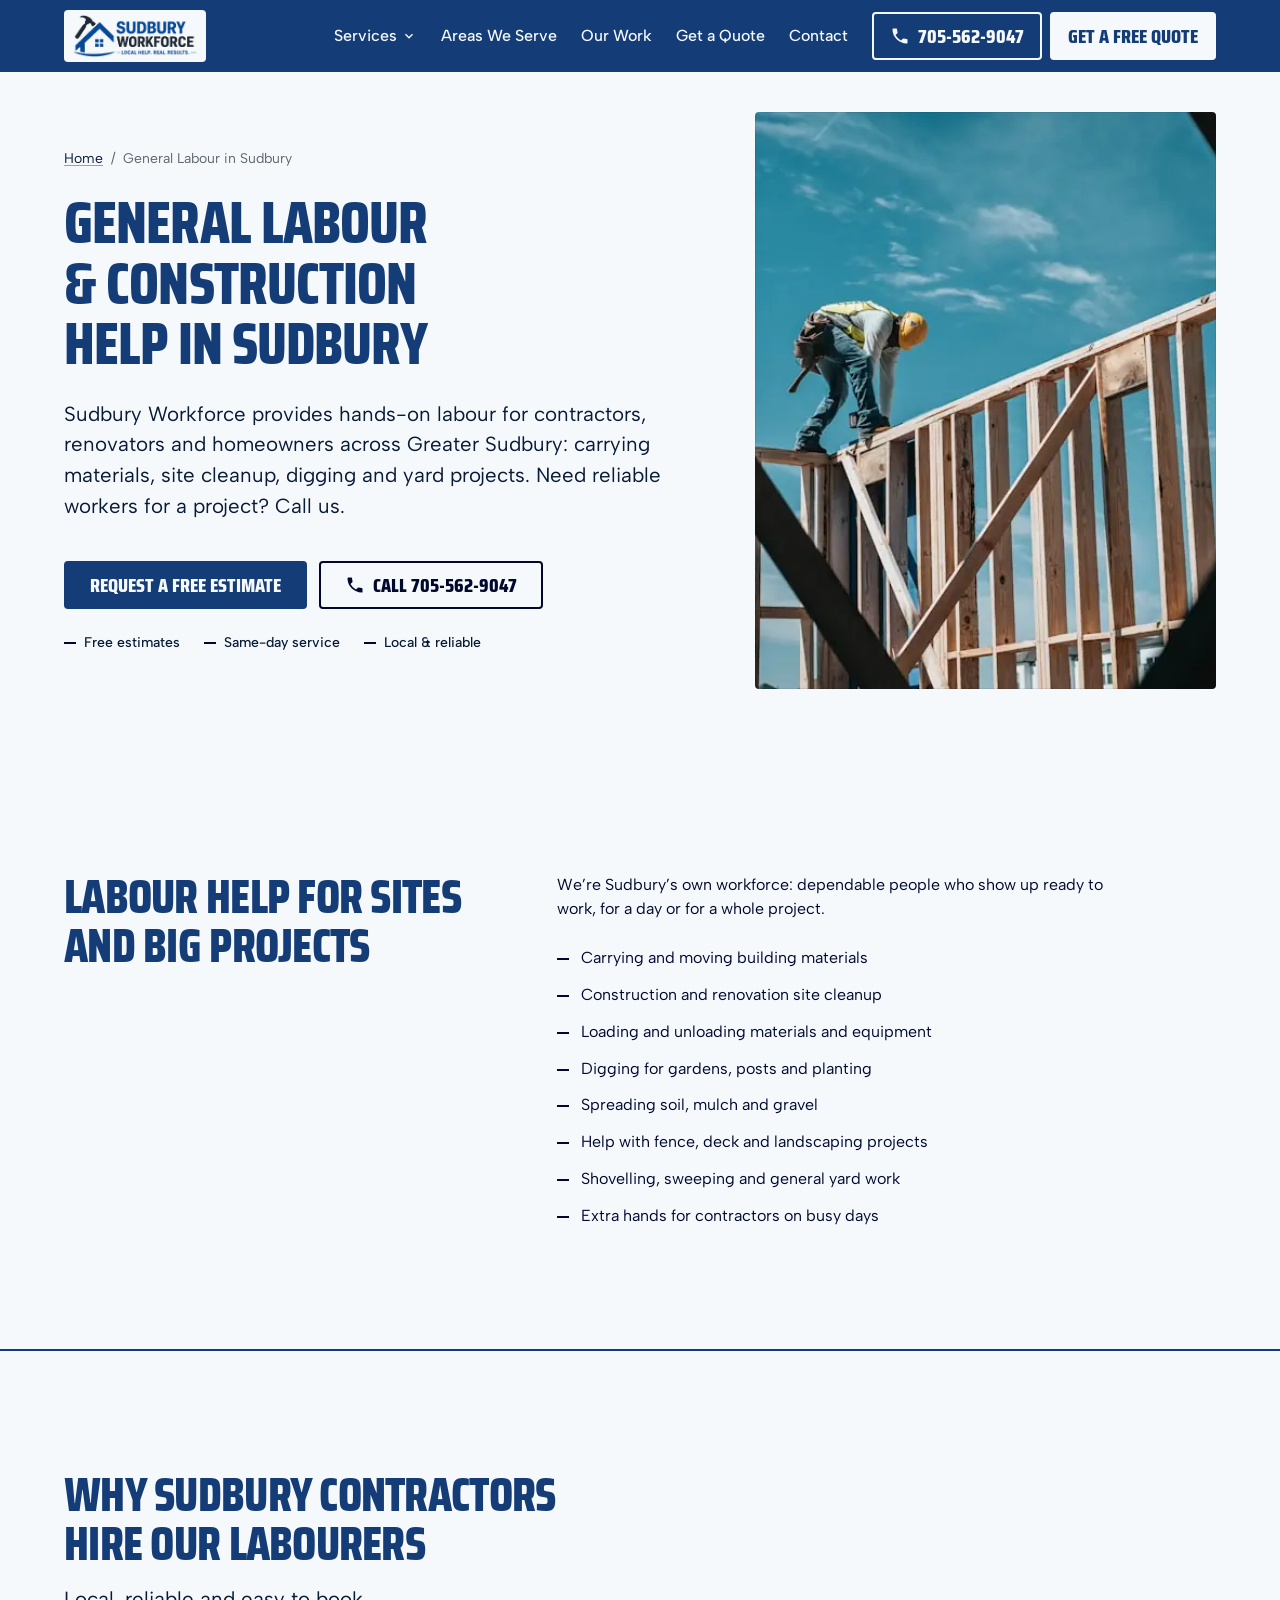
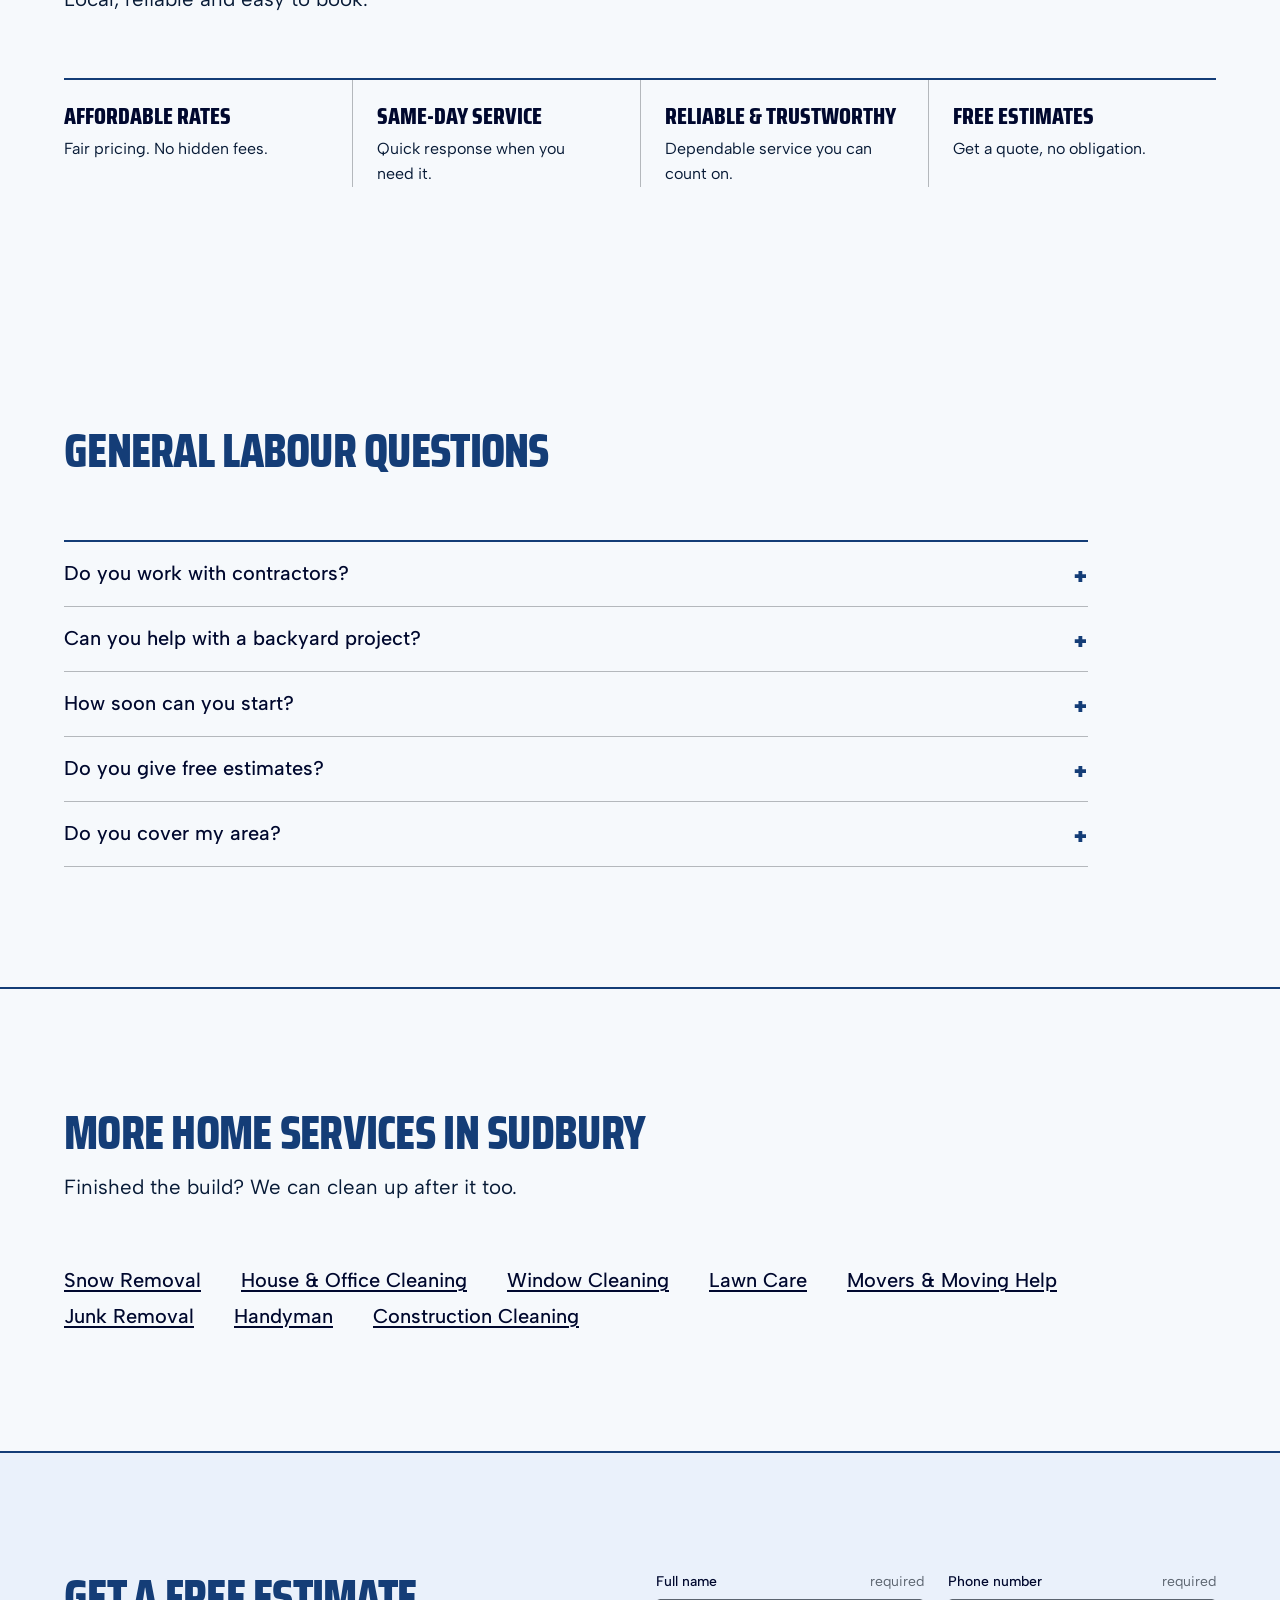
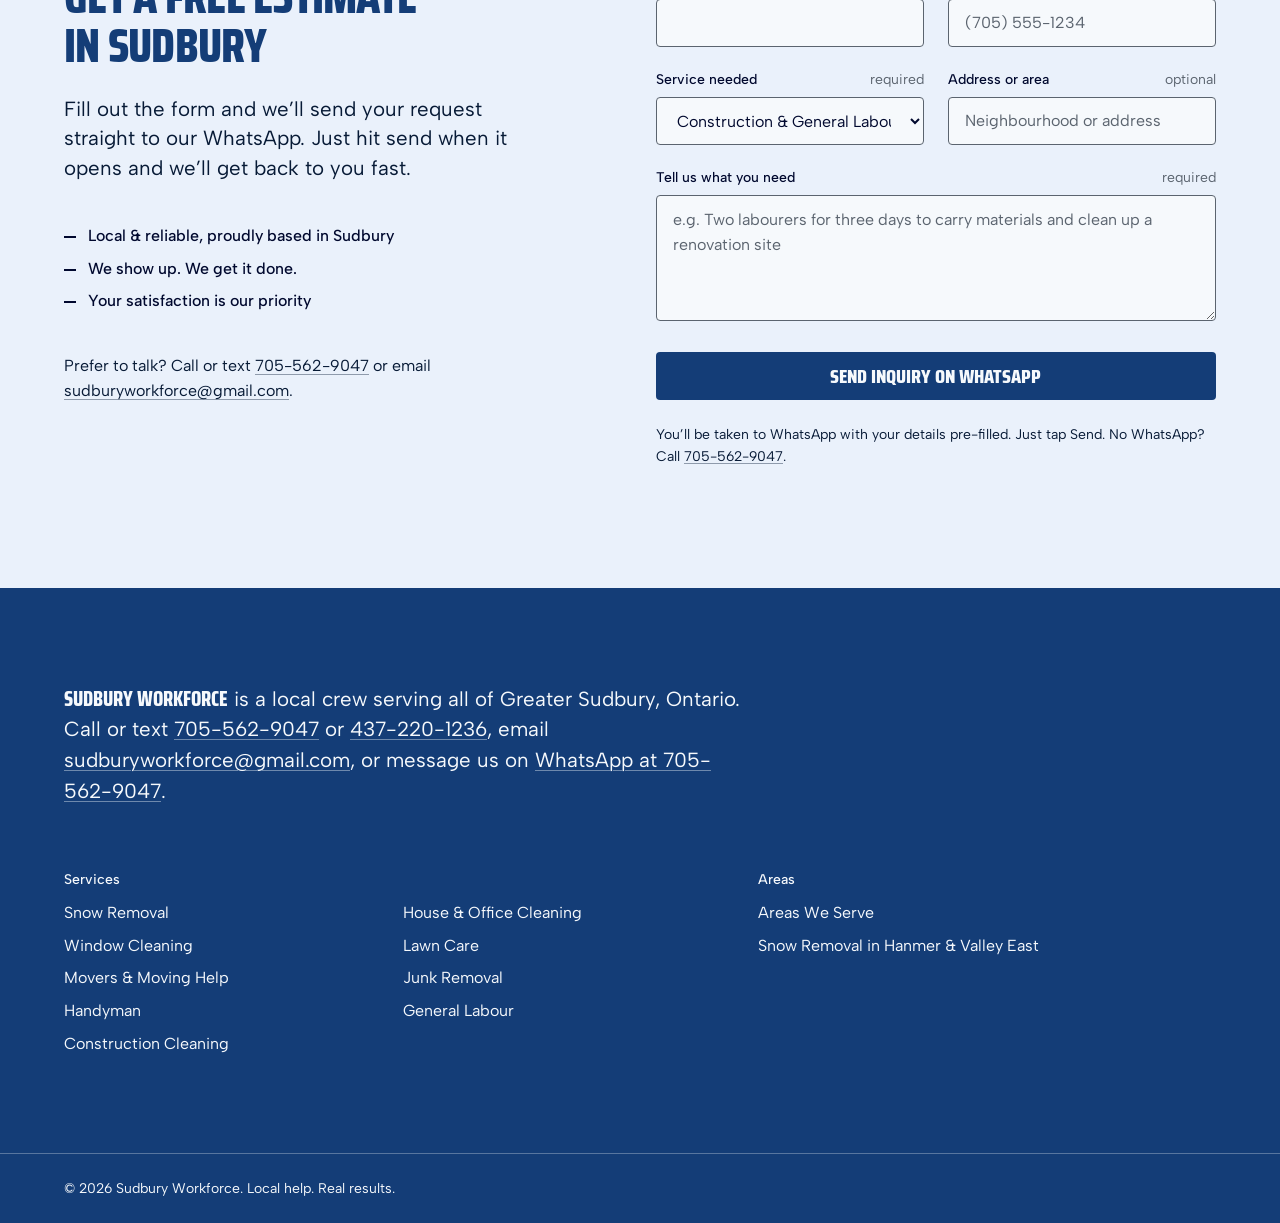
<file: general-labour-sudbury/index.html>
<!DOCTYPE html>
<!-- generated by _src/build.py — edit _src/ -->
<html lang="en-CA">
<head>
<meta charset="UTF-8">
<meta name="viewport" content="width=device-width, initial-scale=1.0">
<title>General Labour in Sudbury, ON | Sudbury Workforce</title>
<meta name="description" content="General labour in Sudbury, ON: extra hands for construction and renovation sites, site cleanup, digging and yard projects. Free estimates.">
<meta name="google-site-verification" content="tovDfg6iRp2TiHayyY90ySzN4tDeOoT_SZ8wtpF53Ss">
<link rel="canonical" href="https://sudburyworkforce.github.io/sudburyworkforce/general-labour-sudbury/">
<meta property="og:type" content="website">
<meta property="og:site_name" content="Sudbury Workforce">
<meta property="og:locale" content="en_CA">
<meta property="og:title" content="General Labour in Sudbury, ON | Sudbury Workforce">
<meta property="og:description" content="General labour in Sudbury, ON: extra hands for construction and renovation sites, site cleanup, digging and yard projects. Free estimates.">
<meta property="og:url" content="https://sudburyworkforce.github.io/sudburyworkforce/general-labour-sudbury/">
<meta property="og:image" content="https://sudburyworkforce.github.io/sudburyworkforce/images/opt/og/construction.jpg">
<meta property="og:image:width" content="1200">
<meta property="og:image:height" content="630">
<meta property="og:image:alt" content="Construction and general labour">
<meta name="twitter:card" content="summary_large_image">
<meta name="twitter:title" content="General Labour in Sudbury, ON | Sudbury Workforce">
<meta name="twitter:description" content="General labour in Sudbury, ON: extra hands for construction and renovation sites, site cleanup, digging and yard projects. Free estimates.">
<meta name="twitter:image" content="https://sudburyworkforce.github.io/sudburyworkforce/images/opt/og/construction.jpg">
<link rel="icon" sizes="16x16 32x32 48x48" href="../images/opt/favicon.ico?v=3f25630f">
<link rel="icon" type="image/png" sizes="32x32" href="../images/opt/favicon-32.png?v=912d21ab">
<link rel="apple-touch-icon" href="../images/opt/apple-touch-icon.png?v=6f25da8b">
<meta name="theme-color" content="#153d77">
<link rel="preconnect" href="https://fonts.googleapis.com">
<link rel="preconnect" href="https://fonts.gstatic.com" crossorigin>
<link rel="stylesheet" href="https://fonts.googleapis.com/css2?family=Saira+Condensed:wght@800&amp;family=Albert+Sans:wght@400;500&amp;display=swap">
<link rel="stylesheet" href="../tokens.css?v=bd1f2a1b">
<link rel="stylesheet" href="../base.css?v=f38898cc">
<link rel="stylesheet" href="../styles.css?v=c81ef225">
<script type="application/ld+json">{"@context":"https://schema.org","@graph":[{"@type":"HomeAndConstructionBusiness","@id":"https://sudburyworkforce.github.io/sudburyworkforce/#business","name":"Sudbury Workforce","url":"https://sudburyworkforce.github.io/sudburyworkforce/","logo":"https://sudburyworkforce.github.io/sudburyworkforce/images/opt/logo-411.png","image":"https://sudburyworkforce.github.io/sudburyworkforce/images/opt/og/snow.jpg","description":"Snow removal, house, office, window and construction cleaning, junk removal, moving, lawn care, handyman jobs and general labour in Greater Sudbury, ON.","slogan":"Local help. Real results.","telephone":"+1-705-562-9047","email":"sudburyworkforce@gmail.com","contactPoint":[{"@type":"ContactPoint","contactType":"customer service","telephone":"+1-705-562-9047","email":"sudburyworkforce@gmail.com","availableLanguage":"English"}],"address":{"@type":"PostalAddress","addressLocality":"Sudbury","addressRegion":"ON","addressCountry":"CA"},"areaServed":[{"@type":"City","name":"Greater Sudbury, ON"},{"@type":"Place","name":"Sudbury, ON"},{"@type":"Place","name":"Hanmer, ON"},{"@type":"Place","name":"Val Caron, ON"},{"@type":"Place","name":"Val Thérèse, ON"},{"@type":"Place","name":"Blezard Valley, ON"},{"@type":"Place","name":"Capreol, ON"},{"@type":"Place","name":"Chelmsford, ON"},{"@type":"Place","name":"Azilda, ON"},{"@type":"Place","name":"Lively, ON"},{"@type":"Place","name":"Walden, ON"},{"@type":"Place","name":"Copper Cliff, ON"},{"@type":"Place","name":"Garson, ON"},{"@type":"Place","name":"Falconbridge, ON"},{"@type":"Place","name":"Coniston, ON"}],"hasOfferCatalog":{"@type":"OfferCatalog","name":"Services","itemListElement":[{"@type":"Offer","itemOffered":{"@type":"Service","name":"Snow Removal","url":"https://sudburyworkforce.github.io/sudburyworkforce/snow-removal-sudbury/"}},{"@type":"Offer","itemOffered":{"@type":"Service","name":"House & Office Cleaning","url":"https://sudburyworkforce.github.io/sudburyworkforce/house-cleaning-sudbury/"}},{"@type":"Offer","itemOffered":{"@type":"Service","name":"Window Cleaning","url":"https://sudburyworkforce.github.io/sudburyworkforce/window-cleaning-sudbury/"}},{"@type":"Offer","itemOffered":{"@type":"Service","name":"Lawn Care","url":"https://sudburyworkforce.github.io/sudburyworkforce/lawn-care-sudbury/"}},{"@type":"Offer","itemOffered":{"@type":"Service","name":"Movers & Moving Help","url":"https://sudburyworkforce.github.io/sudburyworkforce/moving-help-sudbury/"}},{"@type":"Offer","itemOffered":{"@type":"Service","name":"Junk Removal","url":"https://sudburyworkforce.github.io/sudburyworkforce/junk-removal-sudbury/"}},{"@type":"Offer","itemOffered":{"@type":"Service","name":"Handyman","url":"https://sudburyworkforce.github.io/sudburyworkforce/handyman-sudbury/"}},{"@type":"Offer","itemOffered":{"@type":"Service","name":"General Labour","url":"https://sudburyworkforce.github.io/sudburyworkforce/general-labour-sudbury/"}},{"@type":"Offer","itemOffered":{"@type":"Service","name":"Construction Cleaning","url":"https://sudburyworkforce.github.io/sudburyworkforce/construction-cleaning-sudbury/"}}]}},{"@type":"Service","@id":"https://sudburyworkforce.github.io/sudburyworkforce/general-labour-sudbury/#service","name":"General Labour in Sudbury","serviceType":"General Labour","description":"General labour in Sudbury, ON: extra hands for construction and renovation sites, site cleanup, digging and yard projects. Free estimates.","url":"https://sudburyworkforce.github.io/sudburyworkforce/general-labour-sudbury/","provider":{"@id":"https://sudburyworkforce.github.io/sudburyworkforce/#business"},"areaServed":[{"@type":"City","name":"Greater Sudbury, ON"}]},{"@type":"BreadcrumbList","@id":"https://sudburyworkforce.github.io/sudburyworkforce/general-labour-sudbury/#breadcrumb","itemListElement":[{"@type":"ListItem","position":1,"name":"Home","item":"https://sudburyworkforce.github.io/sudburyworkforce/"},{"@type":"ListItem","position":2,"name":"General Labour in Sudbury","item":"https://sudburyworkforce.github.io/sudburyworkforce/general-labour-sudbury/"}]},{"@type":"FAQPage","@id":"https://sudburyworkforce.github.io/sudburyworkforce/general-labour-sudbury/#faq","url":"https://sudburyworkforce.github.io/sudburyworkforce/general-labour-sudbury/","mainEntity":[{"@type":"Question","name":"Do you work with contractors?","acceptedAnswer":{"@type":"Answer","text":"Yes. We can add extra hands to your crew for a day or for a whole project."}},{"@type":"Question","name":"Can you help with a backyard project?","acceptedAnswer":{"@type":"Answer","text":"Yes: digging, moving soil and stone, planting and cleanup. Tell us what you’re working on and we’ll let you know how we can help."}},{"@type":"Question","name":"How soon can you start?","acceptedAnswer":{"@type":"Answer","text":"We offer same-day service when you’re short-handed. For a longer project, get in touch early so we can plan the days with you."}},{"@type":"Question","name":"Do you give free estimates?","acceptedAnswer":{"@type":"Answer","text":"Always. Call or WhatsApp 705-562-9047, or use the form below, and we’ll send a free, no-obligation estimate."}},{"@type":"Question","name":"Do you cover my area?","acceptedAnswer":{"@type":"Answer","text":"We work on sites and projects all over Greater Sudbury, from Chelmsford and Azilda to Coniston and Garson. See all the areas we serve."}}]}]}</script>
</head>
<body>
<a class="skip-link" href="#top">Skip to content</a>

<header class="site-header">
  <div class="container">
  <div class="header-inner">
    <a href="../" class="logo"><picture><source type="image/webp" srcset="../images/opt/logo-137.webp 137w, ../images/opt/logo-274.webp 274w, ../images/opt/logo-411.webp 411w" sizes="(min-width: 480px) 137px, 114px"><img src="../images/opt/logo-137.png" srcset="../images/opt/logo-137.png 137w, ../images/opt/logo-274.png 274w, ../images/opt/logo-411.png 411w" sizes="(min-width: 480px) 137px, 114px" width="137" height="48" alt="Sudbury Workforce - Local Help. Real Results." class="logo-img"></picture></a>
    <nav class="main-nav" id="main-nav" aria-label="Main">
      <div class="nav-dropdown"><button type="button" class="nav-dropdown-toggle" aria-expanded="false" aria-controls="nav-services">Services<svg class="icon icon-chevron" viewBox="0 0 24 24" width="16" height="16" aria-hidden="true" focusable="false"><path fill="currentColor" d="M7.4 8.6 12 13.2l4.6-4.6L18 10l-6 6-6-6z"/></svg></button><ul class="sub-menu" id="nav-services"><li><a href="../snow-removal-sudbury/">Snow Removal</a></li><li><a href="../house-cleaning-sudbury/">House &amp; Office Cleaning</a></li><li><a href="../window-cleaning-sudbury/">Window Cleaning</a></li><li><a href="../lawn-care-sudbury/">Lawn Care</a></li><li><a href="../moving-help-sudbury/">Movers &amp; Moving Help</a></li><li><a href="../junk-removal-sudbury/">Junk Removal</a></li><li><a href="../handyman-sudbury/">Handyman</a></li><li><a href="./" aria-current="page">General Labour</a></li><li><a href="../construction-cleaning-sudbury/">Construction Cleaning</a></li><li class="sub-menu-all"><a href="../#services">See all services</a></li></ul></div>
      <a href="../areas-we-serve/">Areas We Serve</a>
      <a href="../#work">Our Work</a>
      <a href="#inquiry">Get a Quote</a>
      <a href="#contact">Contact</a>
    </nav>
    <div class="header-actions">
      <a href="tel:+17055629047" class="btn btn-call" aria-label="Call 705-562-9047"><svg class="icon" viewBox="0 0 24 24" width="18" height="18" aria-hidden="true" focusable="false"><path fill="currentColor" d="M6.6 10.8a15.1 15.1 0 0 0 6.6 6.6l2.2-2.2a1 1 0 0 1 1-.25 11.4 11.4 0 0 0 3.6.57 1 1 0 0 1 1 1V20a1 1 0 0 1-1 1A17 17 0 0 1 3 4a1 1 0 0 1 1-1h3.5a1 1 0 0 1 1 1c0 1.25.2 2.45.57 3.57a1 1 0 0 1-.25 1z"/></svg><span class="btn-call-label">Call</span><span class="btn-call-number">705-562-9047</span></a>
      <a href="#inquiry" class="btn btn-header">Get a Free Quote</a>
    </div>
    <button class="nav-toggle" id="nav-toggle" aria-label="Toggle menu" aria-expanded="false" aria-controls="main-nav">
      <span></span><span></span><span></span>
    </button>
  </div>
  </div>
</header>

<main id="top">

<section class="hero page-hero">
  <div class="container hero-inner">
    <div class="hero-copy">
      <nav class="breadcrumb" aria-label="Breadcrumb"><ol><li><a href="../">Home</a></li><li aria-current="page">General Labour in Sudbury</li></ol></nav>
      <h1>General Labour &amp; Construction Help in Sudbury</h1>
      <p>Sudbury Workforce provides hands-on labour for contractors, renovators and homeowners across Greater Sudbury: carrying materials, site cleanup, digging and yard projects. Need reliable workers for a project? Call us.</p>
      <div class="hero-actions"><a href="#inquiry" class="btn btn-primary">Request a Free Estimate</a><a href="tel:+17055629047" class="btn btn-outline"><svg class="icon" viewBox="0 0 24 24" width="18" height="18" aria-hidden="true" focusable="false"><path fill="currentColor" d="M6.6 10.8a15.1 15.1 0 0 0 6.6 6.6l2.2-2.2a1 1 0 0 1 1-.25 11.4 11.4 0 0 0 3.6.57 1 1 0 0 1 1 1V20a1 1 0 0 1-1 1A17 17 0 0 1 3 4a1 1 0 0 1 1-1h3.5a1 1 0 0 1 1 1c0 1.25.2 2.45.57 3.57a1 1 0 0 1-.25 1z"/></svg><span>Call 705-562-9047</span></a></div>
      <ul class="hero-points"><li>Free estimates</li><li>Same-day service</li><li>Local &amp; reliable</li></ul>
    </div>
    <div class="hero-art">
      <div class="hero-photo photo"><picture><source type="image/webp" srcset="../images/opt/construction-240.webp 240w, ../images/opt/construction-480.webp 480w, ../images/opt/construction-711.webp 711w" sizes="(min-width: 1440px) 640px, (min-width: 60rem) 45vw, 100vw"><img src="../images/opt/construction-711.jpg" srcset="../images/opt/construction-240.jpg 240w, ../images/opt/construction-480.jpg 480w, ../images/opt/construction-711.jpg 711w" sizes="(min-width: 1440px) 640px, (min-width: 60rem) 45vw, 100vw" width="711" height="533" alt="Construction and general labour" decoding="async" fetchpriority="high"></picture></div>
    </div>
  </div>
</section>

<section class="section">
  <div class="container content">
    <h2>Labour Help for Sites and Big Projects</h2>
    <p>We’re Sudbury’s own workforce: dependable people who show up ready to work, for a day or for a whole project.</p>
    <ul class="check-list">
      <li>Carrying and moving building materials</li>
      <li>Construction and renovation site cleanup</li>
      <li>Loading and unloading materials and equipment</li>
      <li>Digging for gardens, posts and planting</li>
      <li>Spreading soil, mulch and gravel</li>
      <li>Help with fence, deck and landscaping projects</li>
      <li>Shovelling, sweeping and general yard work</li>
      <li>Extra hands for contractors on busy days</li>
    </ul>
  </div>
</section>

<section class="section section-alt">
  <div class="container">
    <h2 class="section-title">Why Sudbury Contractors Hire Our Labourers</h2>
    <p class="section-sub">Local, reliable and easy to book.</p>
    <div class="features-block"><ul class="feature-list"><li><strong>Affordable Rates</strong><p>Fair pricing. No hidden fees.</p></li><li><strong>Same-Day Service</strong><p>Quick response when you need it.</p></li><li><strong>Reliable &amp; Trustworthy</strong><p>Dependable service you can count on.</p></li><li><strong>Free Estimates</strong><p>Get a quote, no obligation.</p></li></ul></div>
  </div>
</section>

<section class="section">
  <div class="container">
    <h2 class="section-title">General Labour Questions</h2>
    <div class="faq">
      <details>
        <summary>Do you work with contractors?</summary>
        <p>Yes. We can add extra hands to your crew for a day or for a whole project.</p>
      </details>
      <details>
        <summary>Can you help with a backyard project?</summary>
        <p>Yes: digging, moving soil and stone, planting and cleanup. Tell us what you’re working on and we’ll let you know how we can help.</p>
      </details>
      <details>
        <summary>How soon can you start?</summary>
        <p>We offer same-day service when you’re short-handed. For a longer project, get in touch early so we can plan the days with you.</p>
      </details>
      <details>
        <summary>Do you give free estimates?</summary>
        <p>Always. Call or WhatsApp <a href="tel:+17055629047">705-562-9047</a>, or use the form below, and we’ll send a free, no-obligation estimate.</p>
      </details>
      <details>
        <summary>Do you cover my area?</summary>
        <p>We work on sites and projects all over Greater Sudbury, from Chelmsford and Azilda to Coniston and Garson. See <a href="../areas-we-serve/">all the areas we serve</a>.</p>
      </details>
    </div>
  </div>
</section>

<section class="section section-alt">
  <div class="container">
    <h2 class="section-title">More Home Services in Sudbury</h2>
    <p class="section-sub">Finished the build? We can clean up after it too.</p>
    <ul class="link-list"><li><a href="../snow-removal-sudbury/">Snow Removal</a></li><li><a href="../house-cleaning-sudbury/">House &amp; Office Cleaning</a></li><li><a href="../window-cleaning-sudbury/">Window Cleaning</a></li><li><a href="../lawn-care-sudbury/">Lawn Care</a></li><li><a href="../moving-help-sudbury/">Movers &amp; Moving Help</a></li><li><a href="../junk-removal-sudbury/">Junk Removal</a></li><li><a href="../handyman-sudbury/">Handyman</a></li><li><a href="../construction-cleaning-sudbury/">Construction Cleaning</a></li></ul>
  </div>
</section>

<section class="inquiry" id="inquiry">
  <div class="container inquiry-inner">
    <div class="inquiry-copy">
      <h2>Get a Free Estimate in Sudbury</h2>
      <p class="lead">Fill out the form and we’ll send your request straight to our WhatsApp. Just hit send when it opens and we’ll get back to you fast.</p>
      <ul class="trust-list"><li>Local &amp; reliable, proudly based in Sudbury</li><li>We show up. We get it done.</li><li>Your satisfaction is our priority</li></ul>
      <p class="inquiry-alt">Prefer to talk? Call or text <a href="tel:+17055629047">705-562-9047</a> or email <a href="mailto:sudburyworkforce@gmail.com">sudburyworkforce@gmail.com</a>.</p>
    </div>

    <form id="inquiry-form" class="inquiry-form" novalidate data-whatsapp="17055629047" data-page="General Labour in Sudbury" data-service="Construction &amp; General Labour">
      <div class="form-row">
        <label for="name">Full name <span class="req">required</span></label>
        <input type="text" id="name" name="name" required aria-required="true" autocomplete="name">
      </div>

      <div class="form-row">
        <label for="phone">Phone number <span class="req">required</span></label>
        <input type="tel" id="phone" name="phone" required aria-required="true" autocomplete="tel" inputmode="tel" placeholder="(705) 555-1234">
      </div>

      <div class="form-row">
        <label for="service">Service needed <span class="req">required</span></label>
        <select id="service" name="service" required aria-required="true">
            <option value="" disabled selected>Select a service</option>
            <option>Snow &amp; Ice Clearing</option>
            <option>House, Apartment &amp; Office Cleaning</option>
            <option>Window Cleaning</option>
            <option>Lawn Care / Grass Cutting</option>
            <option>Movers &amp; Moving Help</option>
            <option>Junk Removal &amp; Cleanouts</option>
            <option>Odd Jobs / Handyman Tasks</option>
            <option>Construction &amp; General Labour</option>
            <option>Construction Cleaning</option>
            <option>Something else</option>
        </select>
      </div>

      <div class="form-row">
        <label for="address">Address or area <span class="req">optional</span></label>
        <input type="text" id="address" name="address" autocomplete="street-address" placeholder="Neighbourhood or address">
      </div>

      <div class="form-row form-row-wide">
        <label for="message">Tell us what you need <span class="req">required</span></label>
        <textarea id="message" name="message" rows="4" required aria-required="true" placeholder="e.g. Two labourers for three days to carry materials and clean up a renovation site"></textarea>
      </div>

      <p id="form-error" class="form-error" role="alert" hidden>Please fill in your name, phone, service and details.</p>

      <button type="submit" class="btn btn-primary btn-full">Send Inquiry on WhatsApp</button>
      <p class="form-note">You’ll be taken to WhatsApp with your details pre-filled. Just tap Send. No WhatsApp? Call <a href="tel:+17055629047">705-562-9047</a>.</p>
    </form>
  </div>
</section>

</main>

<footer class="site-footer" id="contact">
  <div class="container footer-inner">
    <p class="footer-colophon"><strong>Sudbury Workforce</strong> is a local crew serving all of Greater Sudbury, Ontario. Call or text <a href="tel:+17055629047">705-562-9047</a> or <a href="tel:+14372201236">437-220-1236</a>, email <a href="mailto:sudburyworkforce@gmail.com">sudburyworkforce@gmail.com</a>, or message us on <a href="https://wa.me/17055629047?text=Hi%20Sudbury%20Workforce%21%20I%27d%20like%20a%20free%20estimate.%0APage%3A%20General%20Labour%20in%20Sudbury" target="_blank" rel="noopener">WhatsApp at 705-562-9047</a>.</p>
    <div class="footer-nav">
      <div>
        <h2 class="footer-heading">Services</h2>
        <ul class="footer-list footer-list-cols"><li><a href="../snow-removal-sudbury/">Snow Removal</a></li><li><a href="../house-cleaning-sudbury/">House &amp; Office Cleaning</a></li><li><a href="../window-cleaning-sudbury/">Window Cleaning</a></li><li><a href="../lawn-care-sudbury/">Lawn Care</a></li><li><a href="../moving-help-sudbury/">Movers &amp; Moving Help</a></li><li><a href="../junk-removal-sudbury/">Junk Removal</a></li><li><a href="../handyman-sudbury/">Handyman</a></li><li><a href="./">General Labour</a></li><li><a href="../construction-cleaning-sudbury/">Construction Cleaning</a></li></ul>
      </div>
      <div>
        <h2 class="footer-heading">Areas</h2>
        <ul class="footer-list"><li><a href="../areas-we-serve/">Areas We Serve</a></li><li><a href="../snow-removal-hanmer-valley-east/">Snow Removal in Hanmer &amp; Valley East</a></li></ul>
      </div>
    </div>
  </div>
  <div class="footer-bottom">
    <div class="container">&copy; <span id="year"></span> Sudbury Workforce. Local help. Real results.</div>
  </div>
</footer>

<nav class="mobile-bar" aria-label="Call or message us"><a class="mobile-bar-call" href="tel:+17055629047"><svg class="icon" viewBox="0 0 24 24" width="18" height="18" aria-hidden="true" focusable="false"><path fill="currentColor" d="M6.6 10.8a15.1 15.1 0 0 0 6.6 6.6l2.2-2.2a1 1 0 0 1 1-.25 11.4 11.4 0 0 0 3.6.57 1 1 0 0 1 1 1V20a1 1 0 0 1-1 1A17 17 0 0 1 3 4a1 1 0 0 1 1-1h3.5a1 1 0 0 1 1 1c0 1.25.2 2.45.57 3.57a1 1 0 0 1-.25 1z"/></svg><span>Call</span></a><a class="mobile-bar-wa" href="https://wa.me/17055629047?text=Hi%20Sudbury%20Workforce%21%20I%27d%20like%20a%20free%20estimate.%0APage%3A%20General%20Labour%20in%20Sudbury" target="_blank" rel="noopener"><svg class="icon" viewBox="0 0 24 24" width="18" height="18" aria-hidden="true" focusable="false"><path fill="currentColor" d="M12 2C6.5 2 2 6 2 11c0 2.6 1.3 5 3.3 6.6L4.5 22l4.6-2.2c.9.2 1.9.3 2.9.3 5.5 0 10-4 10-9S17.5 2 12 2z"/></svg><span>WhatsApp</span></a></nav>

<script src="../script.js?v=29c923d4"></script>
</body>
</html>
</file>
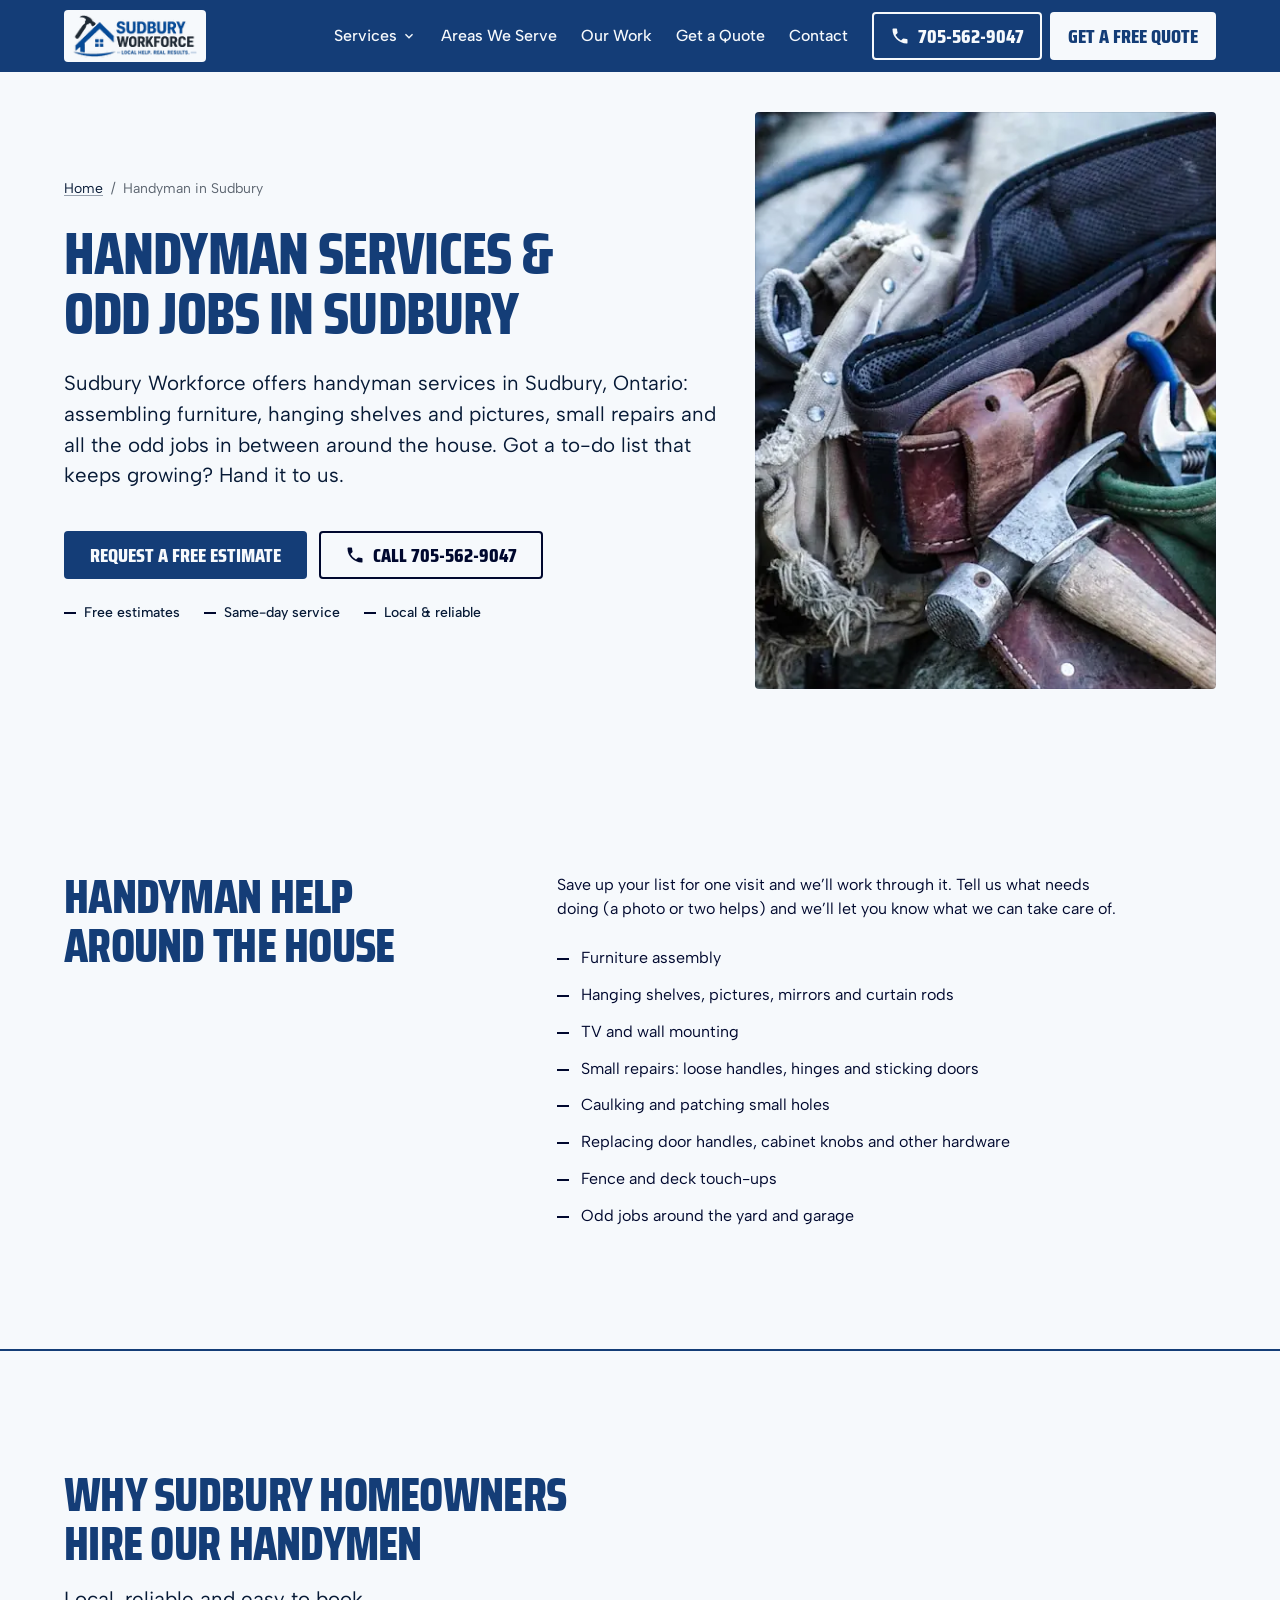
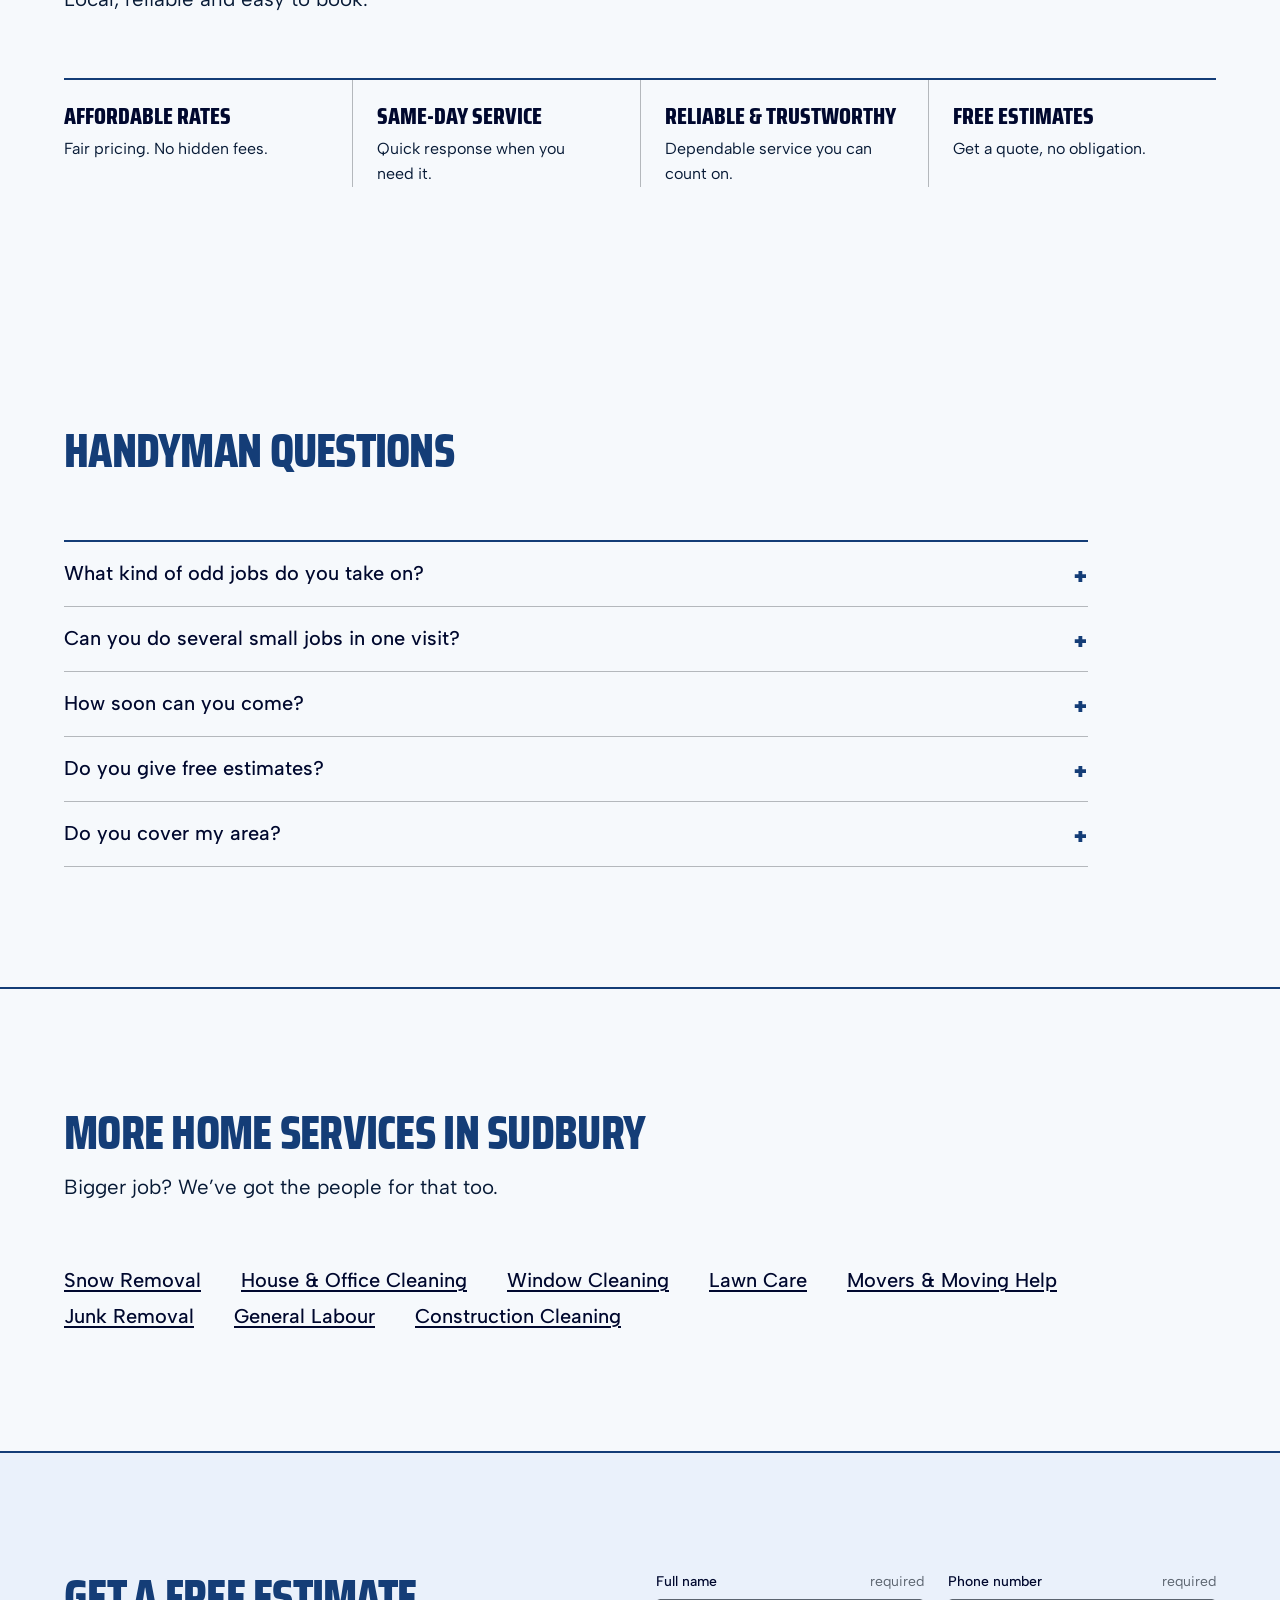
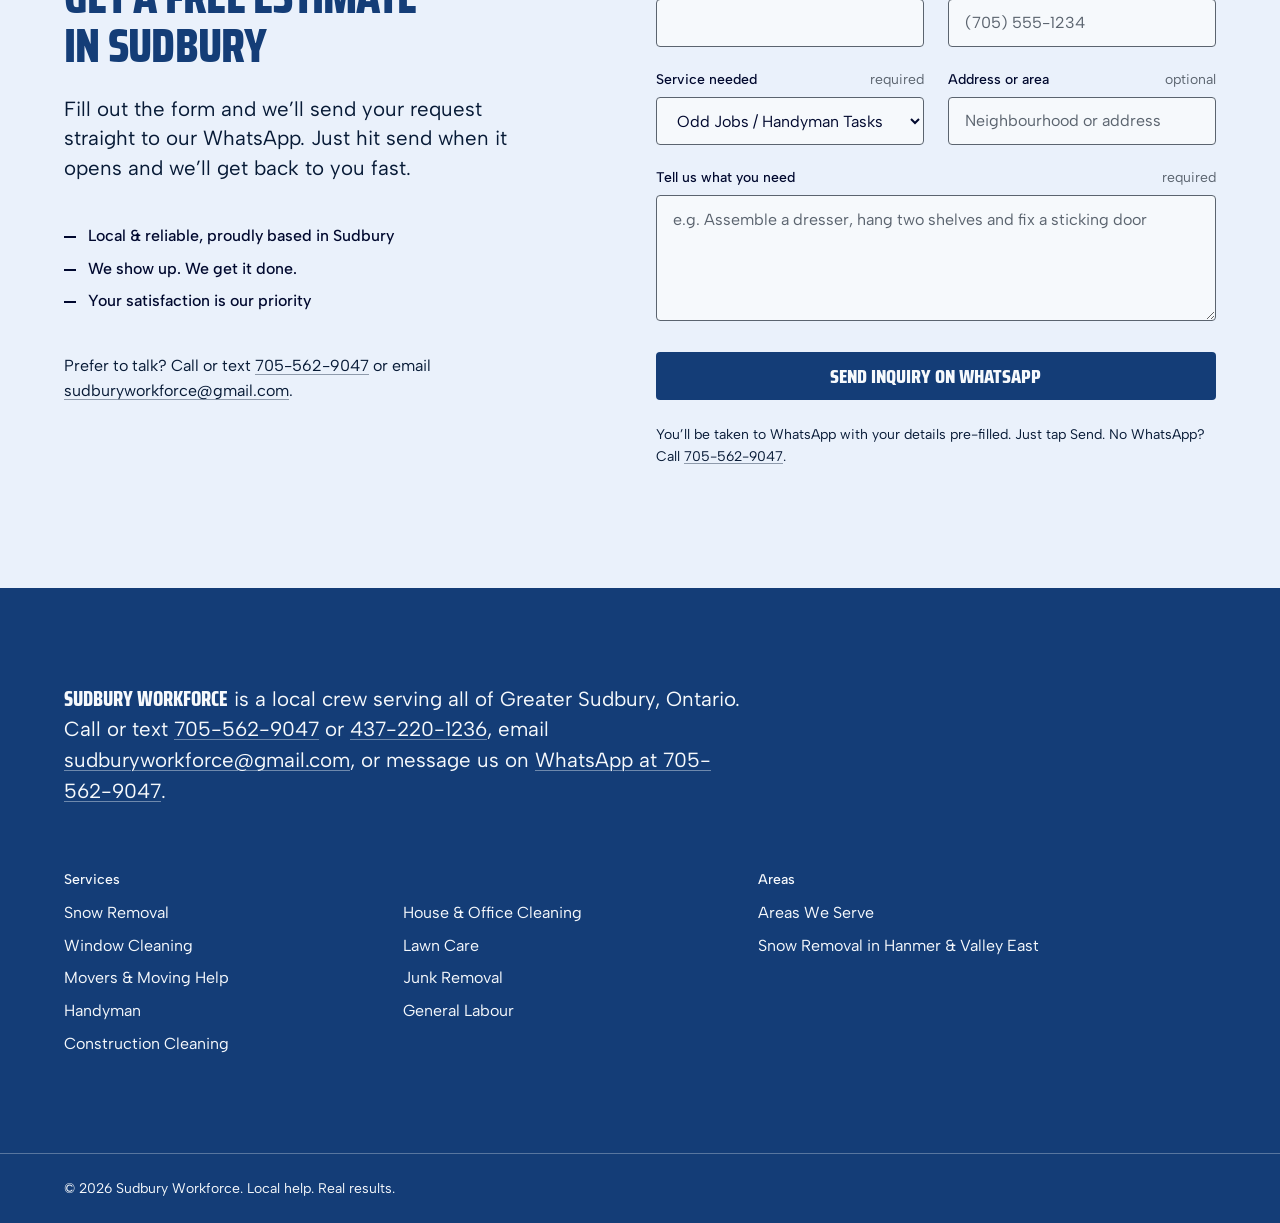
<file: handyman-sudbury/index.html>
<!DOCTYPE html>
<!-- generated by _src/build.py — edit _src/ -->
<html lang="en-CA">
<head>
<meta charset="UTF-8">
<meta name="viewport" content="width=device-width, initial-scale=1.0">
<title>Handyman &amp; Odd Jobs in Sudbury, ON | Sudbury Workforce</title>
<meta name="description" content="Handyman services in Sudbury, Ontario: furniture assembly, shelf and TV mounting, small repairs and odd jobs around the house. Free estimates.">
<meta name="google-site-verification" content="tovDfg6iRp2TiHayyY90ySzN4tDeOoT_SZ8wtpF53Ss">
<link rel="canonical" href="https://sudburyworkforce.github.io/sudburyworkforce/handyman-sudbury/">
<meta property="og:type" content="website">
<meta property="og:site_name" content="Sudbury Workforce">
<meta property="og:locale" content="en_CA">
<meta property="og:title" content="Handyman &amp; Odd Jobs in Sudbury, ON | Sudbury Workforce">
<meta property="og:description" content="Handyman services in Sudbury, Ontario: furniture assembly, shelf and TV mounting, small repairs and odd jobs around the house. Free estimates.">
<meta property="og:url" content="https://sudburyworkforce.github.io/sudburyworkforce/handyman-sudbury/">
<meta property="og:image" content="https://sudburyworkforce.github.io/sudburyworkforce/images/opt/og/toolbelt.jpg">
<meta property="og:image:width" content="1200">
<meta property="og:image:height" content="630">
<meta property="og:image:alt" content="Handyman and odd jobs">
<meta name="twitter:card" content="summary_large_image">
<meta name="twitter:title" content="Handyman &amp; Odd Jobs in Sudbury, ON | Sudbury Workforce">
<meta name="twitter:description" content="Handyman services in Sudbury, Ontario: furniture assembly, shelf and TV mounting, small repairs and odd jobs around the house. Free estimates.">
<meta name="twitter:image" content="https://sudburyworkforce.github.io/sudburyworkforce/images/opt/og/toolbelt.jpg">
<link rel="icon" sizes="16x16 32x32 48x48" href="../images/opt/favicon.ico?v=3f25630f">
<link rel="icon" type="image/png" sizes="32x32" href="../images/opt/favicon-32.png?v=912d21ab">
<link rel="apple-touch-icon" href="../images/opt/apple-touch-icon.png?v=6f25da8b">
<meta name="theme-color" content="#153d77">
<link rel="preconnect" href="https://fonts.googleapis.com">
<link rel="preconnect" href="https://fonts.gstatic.com" crossorigin>
<link rel="stylesheet" href="https://fonts.googleapis.com/css2?family=Saira+Condensed:wght@800&amp;family=Albert+Sans:wght@400;500&amp;display=swap">
<link rel="stylesheet" href="../tokens.css?v=bd1f2a1b">
<link rel="stylesheet" href="../base.css?v=f38898cc">
<link rel="stylesheet" href="../styles.css?v=c81ef225">
<script type="application/ld+json">{"@context":"https://schema.org","@graph":[{"@type":"HomeAndConstructionBusiness","@id":"https://sudburyworkforce.github.io/sudburyworkforce/#business","name":"Sudbury Workforce","url":"https://sudburyworkforce.github.io/sudburyworkforce/","logo":"https://sudburyworkforce.github.io/sudburyworkforce/images/opt/logo-411.png","image":"https://sudburyworkforce.github.io/sudburyworkforce/images/opt/og/snow.jpg","description":"Snow removal, house, office, window and construction cleaning, junk removal, moving, lawn care, handyman jobs and general labour in Greater Sudbury, ON.","slogan":"Local help. Real results.","telephone":"+1-705-562-9047","email":"sudburyworkforce@gmail.com","contactPoint":[{"@type":"ContactPoint","contactType":"customer service","telephone":"+1-705-562-9047","email":"sudburyworkforce@gmail.com","availableLanguage":"English"}],"address":{"@type":"PostalAddress","addressLocality":"Sudbury","addressRegion":"ON","addressCountry":"CA"},"areaServed":[{"@type":"City","name":"Greater Sudbury, ON"},{"@type":"Place","name":"Sudbury, ON"},{"@type":"Place","name":"Hanmer, ON"},{"@type":"Place","name":"Val Caron, ON"},{"@type":"Place","name":"Val Thérèse, ON"},{"@type":"Place","name":"Blezard Valley, ON"},{"@type":"Place","name":"Capreol, ON"},{"@type":"Place","name":"Chelmsford, ON"},{"@type":"Place","name":"Azilda, ON"},{"@type":"Place","name":"Lively, ON"},{"@type":"Place","name":"Walden, ON"},{"@type":"Place","name":"Copper Cliff, ON"},{"@type":"Place","name":"Garson, ON"},{"@type":"Place","name":"Falconbridge, ON"},{"@type":"Place","name":"Coniston, ON"}],"hasOfferCatalog":{"@type":"OfferCatalog","name":"Services","itemListElement":[{"@type":"Offer","itemOffered":{"@type":"Service","name":"Snow Removal","url":"https://sudburyworkforce.github.io/sudburyworkforce/snow-removal-sudbury/"}},{"@type":"Offer","itemOffered":{"@type":"Service","name":"House & Office Cleaning","url":"https://sudburyworkforce.github.io/sudburyworkforce/house-cleaning-sudbury/"}},{"@type":"Offer","itemOffered":{"@type":"Service","name":"Window Cleaning","url":"https://sudburyworkforce.github.io/sudburyworkforce/window-cleaning-sudbury/"}},{"@type":"Offer","itemOffered":{"@type":"Service","name":"Lawn Care","url":"https://sudburyworkforce.github.io/sudburyworkforce/lawn-care-sudbury/"}},{"@type":"Offer","itemOffered":{"@type":"Service","name":"Movers & Moving Help","url":"https://sudburyworkforce.github.io/sudburyworkforce/moving-help-sudbury/"}},{"@type":"Offer","itemOffered":{"@type":"Service","name":"Junk Removal","url":"https://sudburyworkforce.github.io/sudburyworkforce/junk-removal-sudbury/"}},{"@type":"Offer","itemOffered":{"@type":"Service","name":"Handyman","url":"https://sudburyworkforce.github.io/sudburyworkforce/handyman-sudbury/"}},{"@type":"Offer","itemOffered":{"@type":"Service","name":"General Labour","url":"https://sudburyworkforce.github.io/sudburyworkforce/general-labour-sudbury/"}},{"@type":"Offer","itemOffered":{"@type":"Service","name":"Construction Cleaning","url":"https://sudburyworkforce.github.io/sudburyworkforce/construction-cleaning-sudbury/"}}]}},{"@type":"Service","@id":"https://sudburyworkforce.github.io/sudburyworkforce/handyman-sudbury/#service","name":"Handyman in Sudbury","serviceType":"Handyman","description":"Handyman services in Sudbury, Ontario: furniture assembly, shelf and TV mounting, small repairs and odd jobs around the house. Free estimates.","url":"https://sudburyworkforce.github.io/sudburyworkforce/handyman-sudbury/","provider":{"@id":"https://sudburyworkforce.github.io/sudburyworkforce/#business"},"areaServed":[{"@type":"City","name":"Greater Sudbury, ON"}]},{"@type":"BreadcrumbList","@id":"https://sudburyworkforce.github.io/sudburyworkforce/handyman-sudbury/#breadcrumb","itemListElement":[{"@type":"ListItem","position":1,"name":"Home","item":"https://sudburyworkforce.github.io/sudburyworkforce/"},{"@type":"ListItem","position":2,"name":"Handyman in Sudbury","item":"https://sudburyworkforce.github.io/sudburyworkforce/handyman-sudbury/"}]},{"@type":"FAQPage","@id":"https://sudburyworkforce.github.io/sudburyworkforce/handyman-sudbury/#faq","url":"https://sudburyworkforce.github.io/sudburyworkforce/handyman-sudbury/","mainEntity":[{"@type":"Question","name":"What kind of odd jobs do you take on?","acceptedAnswer":{"@type":"Answer","text":"Most small jobs around the house and yard: assembly, mounting, small repairs, touch-ups and the tasks that never seem to get done. If you’re not sure, just ask."}},{"@type":"Question","name":"Can you do several small jobs in one visit?","acceptedAnswer":{"@type":"Answer","text":"Yes. Make a list and we’ll tackle as much of it as we can in one trip."}},{"@type":"Question","name":"How soon can you come?","acceptedAnswer":{"@type":"Answer","text":"We offer same-day service. Call or WhatsApp 705-562-9047 and we’ll tell you when we can be there."}},{"@type":"Question","name":"Do you give free estimates?","acceptedAnswer":{"@type":"Answer","text":"Always. Tell us what you need done (photos help) and we’ll give you a free, no-obligation estimate."}},{"@type":"Question","name":"Do you cover my area?","acceptedAnswer":{"@type":"Answer","text":"We take on odd jobs all over Greater Sudbury, from Copper Cliff and the South End to Garson, Falconbridge and Capreol. See all the areas we serve."}}]}]}</script>
</head>
<body>
<a class="skip-link" href="#top">Skip to content</a>

<header class="site-header">
  <div class="container">
  <div class="header-inner">
    <a href="../" class="logo"><picture><source type="image/webp" srcset="../images/opt/logo-137.webp 137w, ../images/opt/logo-274.webp 274w, ../images/opt/logo-411.webp 411w" sizes="(min-width: 480px) 137px, 114px"><img src="../images/opt/logo-137.png" srcset="../images/opt/logo-137.png 137w, ../images/opt/logo-274.png 274w, ../images/opt/logo-411.png 411w" sizes="(min-width: 480px) 137px, 114px" width="137" height="48" alt="Sudbury Workforce - Local Help. Real Results." class="logo-img"></picture></a>
    <nav class="main-nav" id="main-nav" aria-label="Main">
      <div class="nav-dropdown"><button type="button" class="nav-dropdown-toggle" aria-expanded="false" aria-controls="nav-services">Services<svg class="icon icon-chevron" viewBox="0 0 24 24" width="16" height="16" aria-hidden="true" focusable="false"><path fill="currentColor" d="M7.4 8.6 12 13.2l4.6-4.6L18 10l-6 6-6-6z"/></svg></button><ul class="sub-menu" id="nav-services"><li><a href="../snow-removal-sudbury/">Snow Removal</a></li><li><a href="../house-cleaning-sudbury/">House &amp; Office Cleaning</a></li><li><a href="../window-cleaning-sudbury/">Window Cleaning</a></li><li><a href="../lawn-care-sudbury/">Lawn Care</a></li><li><a href="../moving-help-sudbury/">Movers &amp; Moving Help</a></li><li><a href="../junk-removal-sudbury/">Junk Removal</a></li><li><a href="./" aria-current="page">Handyman</a></li><li><a href="../general-labour-sudbury/">General Labour</a></li><li><a href="../construction-cleaning-sudbury/">Construction Cleaning</a></li><li class="sub-menu-all"><a href="../#services">See all services</a></li></ul></div>
      <a href="../areas-we-serve/">Areas We Serve</a>
      <a href="../#work">Our Work</a>
      <a href="#inquiry">Get a Quote</a>
      <a href="#contact">Contact</a>
    </nav>
    <div class="header-actions">
      <a href="tel:+17055629047" class="btn btn-call" aria-label="Call 705-562-9047"><svg class="icon" viewBox="0 0 24 24" width="18" height="18" aria-hidden="true" focusable="false"><path fill="currentColor" d="M6.6 10.8a15.1 15.1 0 0 0 6.6 6.6l2.2-2.2a1 1 0 0 1 1-.25 11.4 11.4 0 0 0 3.6.57 1 1 0 0 1 1 1V20a1 1 0 0 1-1 1A17 17 0 0 1 3 4a1 1 0 0 1 1-1h3.5a1 1 0 0 1 1 1c0 1.25.2 2.45.57 3.57a1 1 0 0 1-.25 1z"/></svg><span class="btn-call-label">Call</span><span class="btn-call-number">705-562-9047</span></a>
      <a href="#inquiry" class="btn btn-header">Get a Free Quote</a>
    </div>
    <button class="nav-toggle" id="nav-toggle" aria-label="Toggle menu" aria-expanded="false" aria-controls="main-nav">
      <span></span><span></span><span></span>
    </button>
  </div>
  </div>
</header>

<main id="top">

<section class="hero page-hero">
  <div class="container hero-inner">
    <div class="hero-copy">
      <nav class="breadcrumb" aria-label="Breadcrumb"><ol><li><a href="../">Home</a></li><li aria-current="page">Handyman in Sudbury</li></ol></nav>
      <h1>Handyman Services &amp; Odd Jobs in Sudbury</h1>
      <p>Sudbury Workforce offers handyman services in Sudbury, Ontario: assembling furniture, hanging shelves and pictures, small repairs and all the odd jobs in between around the house. Got a to-do list that keeps growing? Hand it to us.</p>
      <div class="hero-actions"><a href="#inquiry" class="btn btn-primary">Request a Free Estimate</a><a href="tel:+17055629047" class="btn btn-outline"><svg class="icon" viewBox="0 0 24 24" width="18" height="18" aria-hidden="true" focusable="false"><path fill="currentColor" d="M6.6 10.8a15.1 15.1 0 0 0 6.6 6.6l2.2-2.2a1 1 0 0 1 1-.25 11.4 11.4 0 0 0 3.6.57 1 1 0 0 1 1 1V20a1 1 0 0 1-1 1A17 17 0 0 1 3 4a1 1 0 0 1 1-1h3.5a1 1 0 0 1 1 1c0 1.25.2 2.45.57 3.57a1 1 0 0 1-.25 1z"/></svg><span>Call 705-562-9047</span></a></div>
      <ul class="hero-points"><li>Free estimates</li><li>Same-day service</li><li>Local &amp; reliable</li></ul>
    </div>
    <div class="hero-art">
      <div class="hero-photo photo"><picture><source type="image/webp" srcset="../images/opt/toolbelt-240.webp 240w, ../images/opt/toolbelt-480.webp 480w, ../images/opt/toolbelt-800.webp 800w" sizes="(min-width: 1440px) 640px, (min-width: 60rem) 45vw, 100vw"><img src="../images/opt/toolbelt-800.jpg" srcset="../images/opt/toolbelt-240.jpg 240w, ../images/opt/toolbelt-480.jpg 480w, ../images/opt/toolbelt-800.jpg 800w" sizes="(min-width: 1440px) 640px, (min-width: 60rem) 45vw, 100vw" width="800" height="600" alt="Handyman and odd jobs" decoding="async" fetchpriority="high"></picture></div>
    </div>
  </div>
</section>

<section class="section">
  <div class="container content">
    <h2>Handyman Help Around the House</h2>
    <p>Save up your list for one visit and we’ll work through it. Tell us what needs doing (a photo or two helps) and we’ll let you know what we can take care of.</p>
    <ul class="check-list">
      <li>Furniture assembly</li>
      <li>Hanging shelves, pictures, mirrors and curtain rods</li>
      <li>TV and wall mounting</li>
      <li>Small repairs: loose handles, hinges and sticking doors</li>
      <li>Caulking and patching small holes</li>
      <li>Replacing door handles, cabinet knobs and other hardware</li>
      <li>Fence and deck touch-ups</li>
      <li>Odd jobs around the yard and garage</li>
    </ul>
  </div>
</section>

<section class="section section-alt">
  <div class="container">
    <h2 class="section-title">Why Sudbury Homeowners Hire Our Handymen</h2>
    <p class="section-sub">Local, reliable and easy to book.</p>
    <div class="features-block"><ul class="feature-list"><li><strong>Affordable Rates</strong><p>Fair pricing. No hidden fees.</p></li><li><strong>Same-Day Service</strong><p>Quick response when you need it.</p></li><li><strong>Reliable &amp; Trustworthy</strong><p>Dependable service you can count on.</p></li><li><strong>Free Estimates</strong><p>Get a quote, no obligation.</p></li></ul></div>
  </div>
</section>

<section class="section">
  <div class="container">
    <h2 class="section-title">Handyman Questions</h2>
    <div class="faq">
      <details>
        <summary>What kind of odd jobs do you take on?</summary>
        <p>Most small jobs around the house and yard: assembly, mounting, small repairs, touch-ups and the tasks that never seem to get done. If you’re not sure, just ask.</p>
      </details>
      <details>
        <summary>Can you do several small jobs in one visit?</summary>
        <p>Yes. Make a list and we’ll tackle as much of it as we can in one trip.</p>
      </details>
      <details>
        <summary>How soon can you come?</summary>
        <p>We offer same-day service. Call or WhatsApp <a href="tel:+17055629047">705-562-9047</a> and we’ll tell you when we can be there.</p>
      </details>
      <details>
        <summary>Do you give free estimates?</summary>
        <p>Always. Tell us what you need done (photos help) and we’ll give you a free, no-obligation estimate.</p>
      </details>
      <details>
        <summary>Do you cover my area?</summary>
        <p>We take on odd jobs all over Greater Sudbury, from Copper Cliff and the South End to Garson, Falconbridge and Capreol. See <a href="../areas-we-serve/">all the areas we serve</a>.</p>
      </details>
    </div>
  </div>
</section>

<section class="section section-alt">
  <div class="container">
    <h2 class="section-title">More Home Services in Sudbury</h2>
    <p class="section-sub">Bigger job? We’ve got the people for that too.</p>
    <ul class="link-list"><li><a href="../snow-removal-sudbury/">Snow Removal</a></li><li><a href="../house-cleaning-sudbury/">House &amp; Office Cleaning</a></li><li><a href="../window-cleaning-sudbury/">Window Cleaning</a></li><li><a href="../lawn-care-sudbury/">Lawn Care</a></li><li><a href="../moving-help-sudbury/">Movers &amp; Moving Help</a></li><li><a href="../junk-removal-sudbury/">Junk Removal</a></li><li><a href="../general-labour-sudbury/">General Labour</a></li><li><a href="../construction-cleaning-sudbury/">Construction Cleaning</a></li></ul>
  </div>
</section>

<section class="inquiry" id="inquiry">
  <div class="container inquiry-inner">
    <div class="inquiry-copy">
      <h2>Get a Free Estimate in Sudbury</h2>
      <p class="lead">Fill out the form and we’ll send your request straight to our WhatsApp. Just hit send when it opens and we’ll get back to you fast.</p>
      <ul class="trust-list"><li>Local &amp; reliable, proudly based in Sudbury</li><li>We show up. We get it done.</li><li>Your satisfaction is our priority</li></ul>
      <p class="inquiry-alt">Prefer to talk? Call or text <a href="tel:+17055629047">705-562-9047</a> or email <a href="mailto:sudburyworkforce@gmail.com">sudburyworkforce@gmail.com</a>.</p>
    </div>

    <form id="inquiry-form" class="inquiry-form" novalidate data-whatsapp="17055629047" data-page="Handyman in Sudbury" data-service="Odd Jobs / Handyman Tasks">
      <div class="form-row">
        <label for="name">Full name <span class="req">required</span></label>
        <input type="text" id="name" name="name" required aria-required="true" autocomplete="name">
      </div>

      <div class="form-row">
        <label for="phone">Phone number <span class="req">required</span></label>
        <input type="tel" id="phone" name="phone" required aria-required="true" autocomplete="tel" inputmode="tel" placeholder="(705) 555-1234">
      </div>

      <div class="form-row">
        <label for="service">Service needed <span class="req">required</span></label>
        <select id="service" name="service" required aria-required="true">
            <option value="" disabled selected>Select a service</option>
            <option>Snow &amp; Ice Clearing</option>
            <option>House, Apartment &amp; Office Cleaning</option>
            <option>Window Cleaning</option>
            <option>Lawn Care / Grass Cutting</option>
            <option>Movers &amp; Moving Help</option>
            <option>Junk Removal &amp; Cleanouts</option>
            <option>Odd Jobs / Handyman Tasks</option>
            <option>Construction &amp; General Labour</option>
            <option>Construction Cleaning</option>
            <option>Something else</option>
        </select>
      </div>

      <div class="form-row">
        <label for="address">Address or area <span class="req">optional</span></label>
        <input type="text" id="address" name="address" autocomplete="street-address" placeholder="Neighbourhood or address">
      </div>

      <div class="form-row form-row-wide">
        <label for="message">Tell us what you need <span class="req">required</span></label>
        <textarea id="message" name="message" rows="4" required aria-required="true" placeholder="e.g. Assemble a dresser, hang two shelves and fix a sticking door"></textarea>
      </div>

      <p id="form-error" class="form-error" role="alert" hidden>Please fill in your name, phone, service and details.</p>

      <button type="submit" class="btn btn-primary btn-full">Send Inquiry on WhatsApp</button>
      <p class="form-note">You’ll be taken to WhatsApp with your details pre-filled. Just tap Send. No WhatsApp? Call <a href="tel:+17055629047">705-562-9047</a>.</p>
    </form>
  </div>
</section>

</main>

<footer class="site-footer" id="contact">
  <div class="container footer-inner">
    <p class="footer-colophon"><strong>Sudbury Workforce</strong> is a local crew serving all of Greater Sudbury, Ontario. Call or text <a href="tel:+17055629047">705-562-9047</a> or <a href="tel:+14372201236">437-220-1236</a>, email <a href="mailto:sudburyworkforce@gmail.com">sudburyworkforce@gmail.com</a>, or message us on <a href="https://wa.me/17055629047?text=Hi%20Sudbury%20Workforce%21%20I%27d%20like%20a%20free%20estimate.%0APage%3A%20Handyman%20in%20Sudbury" target="_blank" rel="noopener">WhatsApp at 705-562-9047</a>.</p>
    <div class="footer-nav">
      <div>
        <h2 class="footer-heading">Services</h2>
        <ul class="footer-list footer-list-cols"><li><a href="../snow-removal-sudbury/">Snow Removal</a></li><li><a href="../house-cleaning-sudbury/">House &amp; Office Cleaning</a></li><li><a href="../window-cleaning-sudbury/">Window Cleaning</a></li><li><a href="../lawn-care-sudbury/">Lawn Care</a></li><li><a href="../moving-help-sudbury/">Movers &amp; Moving Help</a></li><li><a href="../junk-removal-sudbury/">Junk Removal</a></li><li><a href="./">Handyman</a></li><li><a href="../general-labour-sudbury/">General Labour</a></li><li><a href="../construction-cleaning-sudbury/">Construction Cleaning</a></li></ul>
      </div>
      <div>
        <h2 class="footer-heading">Areas</h2>
        <ul class="footer-list"><li><a href="../areas-we-serve/">Areas We Serve</a></li><li><a href="../snow-removal-hanmer-valley-east/">Snow Removal in Hanmer &amp; Valley East</a></li></ul>
      </div>
    </div>
  </div>
  <div class="footer-bottom">
    <div class="container">&copy; <span id="year"></span> Sudbury Workforce. Local help. Real results.</div>
  </div>
</footer>

<nav class="mobile-bar" aria-label="Call or message us"><a class="mobile-bar-call" href="tel:+17055629047"><svg class="icon" viewBox="0 0 24 24" width="18" height="18" aria-hidden="true" focusable="false"><path fill="currentColor" d="M6.6 10.8a15.1 15.1 0 0 0 6.6 6.6l2.2-2.2a1 1 0 0 1 1-.25 11.4 11.4 0 0 0 3.6.57 1 1 0 0 1 1 1V20a1 1 0 0 1-1 1A17 17 0 0 1 3 4a1 1 0 0 1 1-1h3.5a1 1 0 0 1 1 1c0 1.25.2 2.45.57 3.57a1 1 0 0 1-.25 1z"/></svg><span>Call</span></a><a class="mobile-bar-wa" href="https://wa.me/17055629047?text=Hi%20Sudbury%20Workforce%21%20I%27d%20like%20a%20free%20estimate.%0APage%3A%20Handyman%20in%20Sudbury" target="_blank" rel="noopener"><svg class="icon" viewBox="0 0 24 24" width="18" height="18" aria-hidden="true" focusable="false"><path fill="currentColor" d="M12 2C6.5 2 2 6 2 11c0 2.6 1.3 5 3.3 6.6L4.5 22l4.6-2.2c.9.2 1.9.3 2.9.3 5.5 0 10-4 10-9S17.5 2 12 2z"/></svg><span>WhatsApp</span></a></nav>

<script src="../script.js?v=29c923d4"></script>
</body>
</html>
</file>
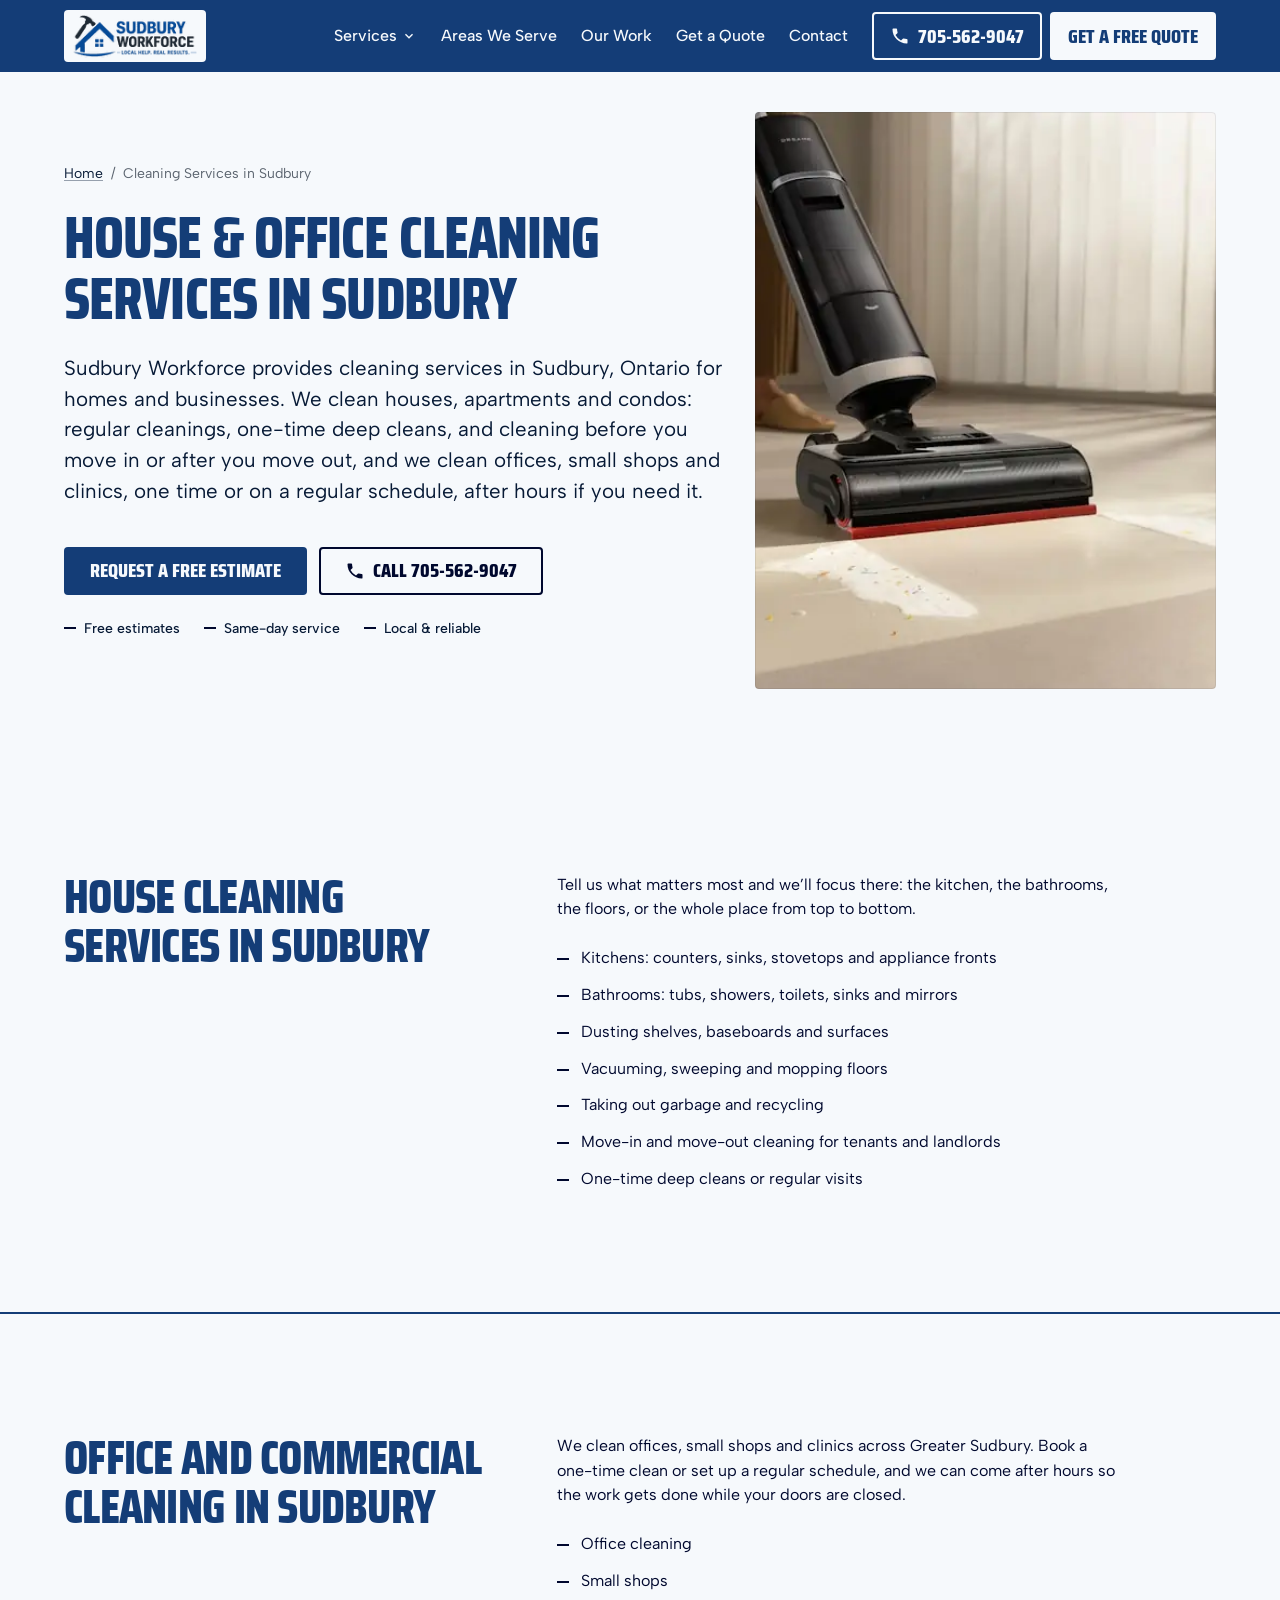
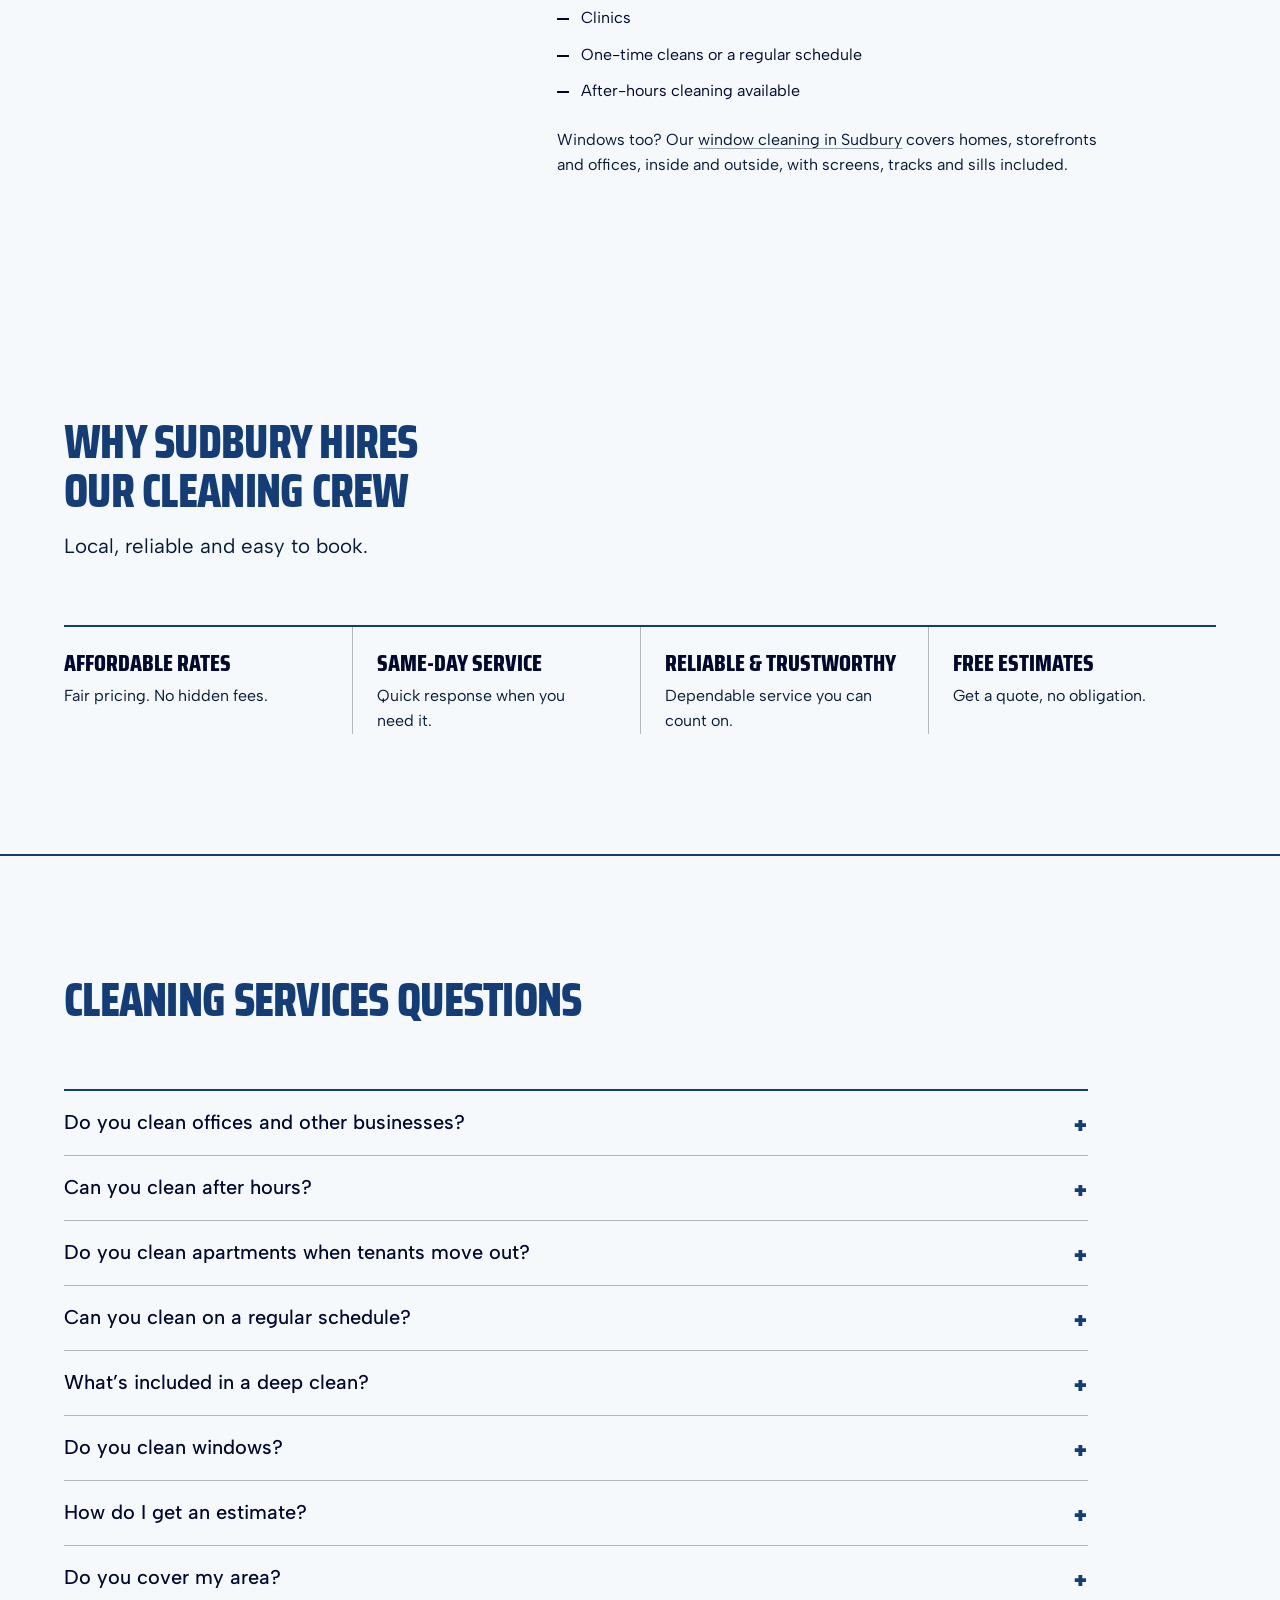
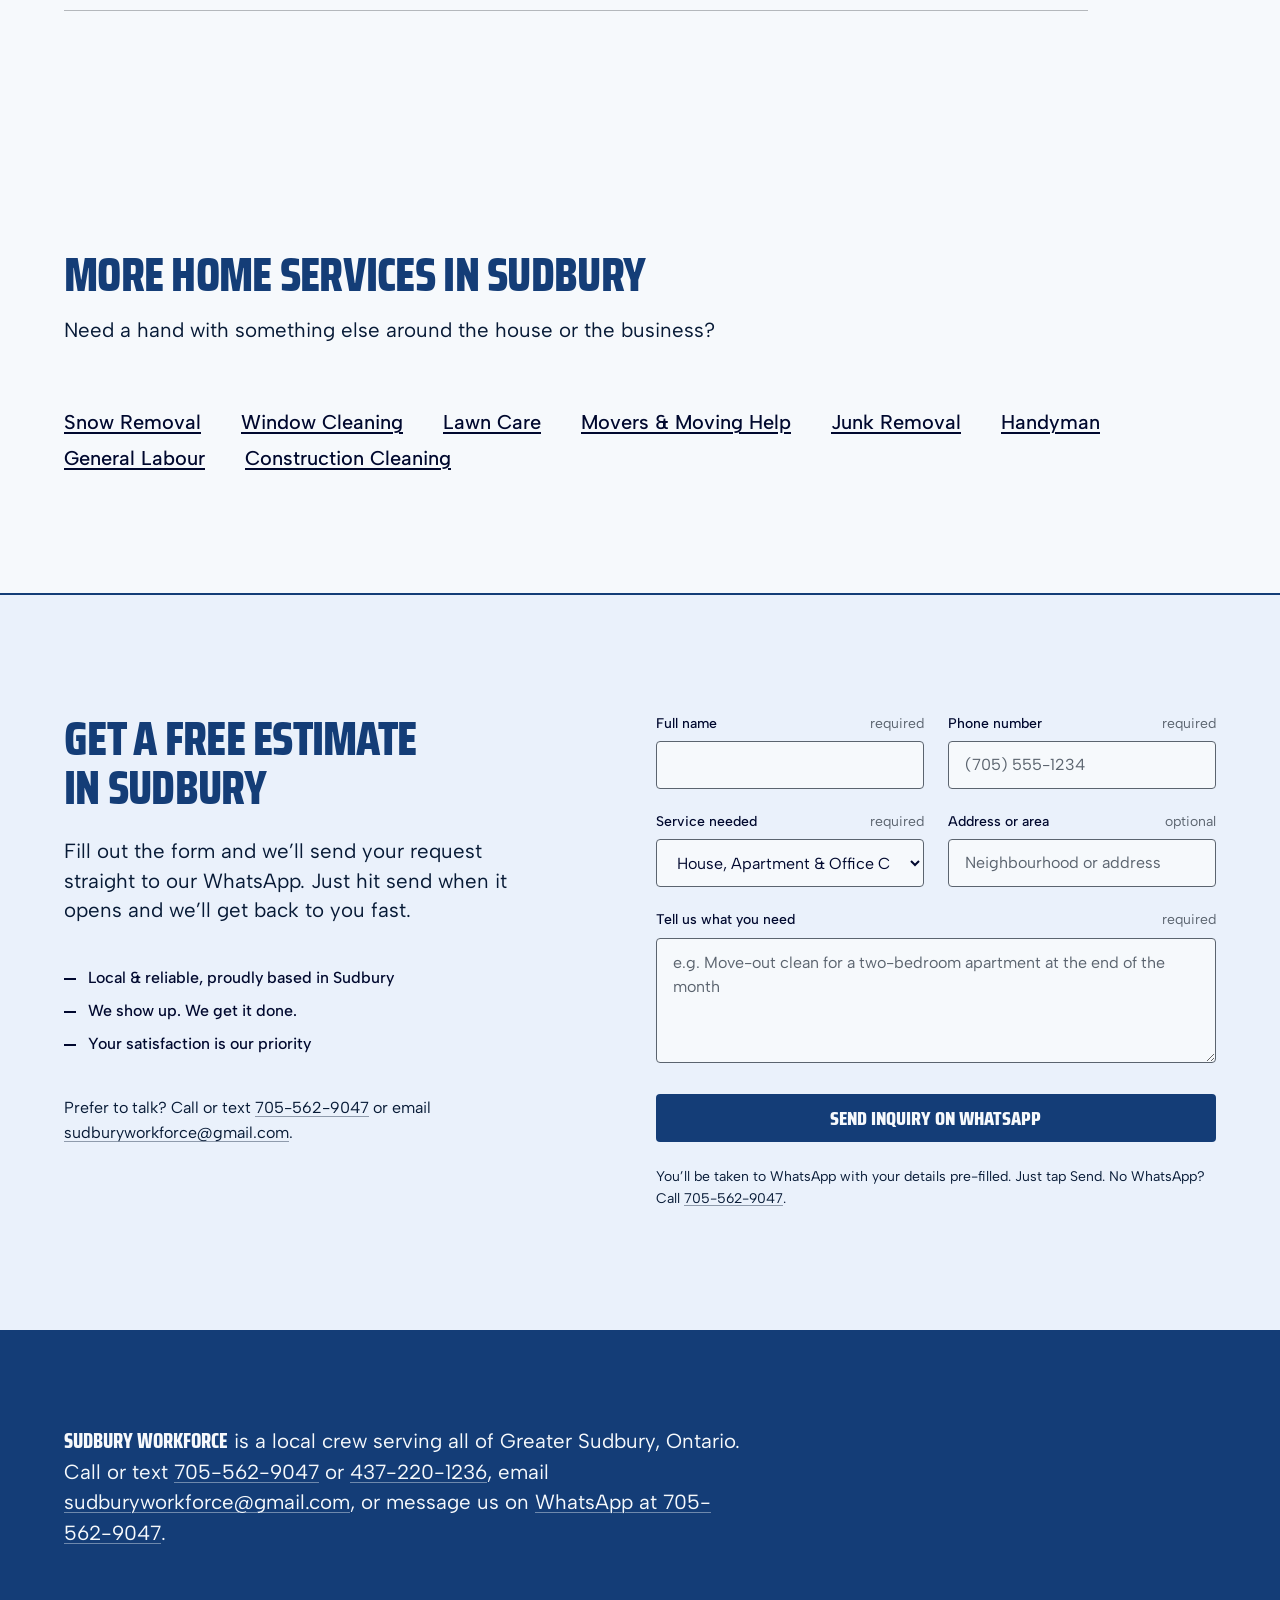
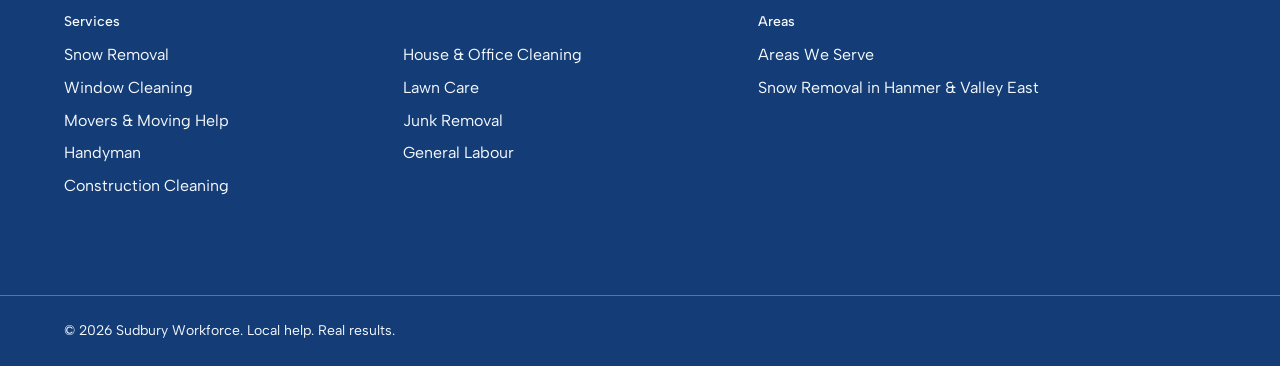
<file: house-cleaning-sudbury/index.html>
<!DOCTYPE html>
<!-- generated by _src/build.py — edit _src/ -->
<html lang="en-CA">
<head>
<meta charset="UTF-8">
<meta name="viewport" content="width=device-width, initial-scale=1.0">
<title>House &amp; Office Cleaning Services in Sudbury, ON</title>
<meta name="description" content="House and office cleaning services in Sudbury, ON: homes, apartments, deep cleans and move-outs, plus offices, small shops and clinics. Free estimates.">
<meta name="google-site-verification" content="tovDfg6iRp2TiHayyY90ySzN4tDeOoT_SZ8wtpF53Ss">
<link rel="canonical" href="https://sudburyworkforce.github.io/sudburyworkforce/house-cleaning-sudbury/">
<meta property="og:type" content="website">
<meta property="og:site_name" content="Sudbury Workforce">
<meta property="og:locale" content="en_CA">
<meta property="og:title" content="House &amp; Office Cleaning Services in Sudbury, ON">
<meta property="og:description" content="House and office cleaning services in Sudbury, ON: homes, apartments, deep cleans and move-outs, plus offices, small shops and clinics. Free estimates.">
<meta property="og:url" content="https://sudburyworkforce.github.io/sudburyworkforce/house-cleaning-sudbury/">
<meta property="og:image" content="https://sudburyworkforce.github.io/sudburyworkforce/images/opt/og/cleaning.jpg">
<meta property="og:image:width" content="1200">
<meta property="og:image:height" content="630">
<meta property="og:image:alt" content="Residential cleaning service">
<meta name="twitter:card" content="summary_large_image">
<meta name="twitter:title" content="House &amp; Office Cleaning Services in Sudbury, ON">
<meta name="twitter:description" content="House and office cleaning services in Sudbury, ON: homes, apartments, deep cleans and move-outs, plus offices, small shops and clinics. Free estimates.">
<meta name="twitter:image" content="https://sudburyworkforce.github.io/sudburyworkforce/images/opt/og/cleaning.jpg">
<link rel="icon" sizes="16x16 32x32 48x48" href="../images/opt/favicon.ico?v=3f25630f">
<link rel="icon" type="image/png" sizes="32x32" href="../images/opt/favicon-32.png?v=912d21ab">
<link rel="apple-touch-icon" href="../images/opt/apple-touch-icon.png?v=6f25da8b">
<meta name="theme-color" content="#153d77">
<link rel="preconnect" href="https://fonts.googleapis.com">
<link rel="preconnect" href="https://fonts.gstatic.com" crossorigin>
<link rel="stylesheet" href="https://fonts.googleapis.com/css2?family=Saira+Condensed:wght@800&amp;family=Albert+Sans:wght@400;500&amp;display=swap">
<link rel="stylesheet" href="../tokens.css?v=bd1f2a1b">
<link rel="stylesheet" href="../base.css?v=f38898cc">
<link rel="stylesheet" href="../styles.css?v=c81ef225">
<script type="application/ld+json">{"@context":"https://schema.org","@graph":[{"@type":"HomeAndConstructionBusiness","@id":"https://sudburyworkforce.github.io/sudburyworkforce/#business","name":"Sudbury Workforce","url":"https://sudburyworkforce.github.io/sudburyworkforce/","logo":"https://sudburyworkforce.github.io/sudburyworkforce/images/opt/logo-411.png","image":"https://sudburyworkforce.github.io/sudburyworkforce/images/opt/og/snow.jpg","description":"Snow removal, house, office, window and construction cleaning, junk removal, moving, lawn care, handyman jobs and general labour in Greater Sudbury, ON.","slogan":"Local help. Real results.","telephone":"+1-705-562-9047","email":"sudburyworkforce@gmail.com","contactPoint":[{"@type":"ContactPoint","contactType":"customer service","telephone":"+1-705-562-9047","email":"sudburyworkforce@gmail.com","availableLanguage":"English"}],"address":{"@type":"PostalAddress","addressLocality":"Sudbury","addressRegion":"ON","addressCountry":"CA"},"areaServed":[{"@type":"City","name":"Greater Sudbury, ON"},{"@type":"Place","name":"Sudbury, ON"},{"@type":"Place","name":"Hanmer, ON"},{"@type":"Place","name":"Val Caron, ON"},{"@type":"Place","name":"Val Thérèse, ON"},{"@type":"Place","name":"Blezard Valley, ON"},{"@type":"Place","name":"Capreol, ON"},{"@type":"Place","name":"Chelmsford, ON"},{"@type":"Place","name":"Azilda, ON"},{"@type":"Place","name":"Lively, ON"},{"@type":"Place","name":"Walden, ON"},{"@type":"Place","name":"Copper Cliff, ON"},{"@type":"Place","name":"Garson, ON"},{"@type":"Place","name":"Falconbridge, ON"},{"@type":"Place","name":"Coniston, ON"}],"hasOfferCatalog":{"@type":"OfferCatalog","name":"Services","itemListElement":[{"@type":"Offer","itemOffered":{"@type":"Service","name":"Snow Removal","url":"https://sudburyworkforce.github.io/sudburyworkforce/snow-removal-sudbury/"}},{"@type":"Offer","itemOffered":{"@type":"Service","name":"House & Office Cleaning","url":"https://sudburyworkforce.github.io/sudburyworkforce/house-cleaning-sudbury/"}},{"@type":"Offer","itemOffered":{"@type":"Service","name":"Window Cleaning","url":"https://sudburyworkforce.github.io/sudburyworkforce/window-cleaning-sudbury/"}},{"@type":"Offer","itemOffered":{"@type":"Service","name":"Lawn Care","url":"https://sudburyworkforce.github.io/sudburyworkforce/lawn-care-sudbury/"}},{"@type":"Offer","itemOffered":{"@type":"Service","name":"Movers & Moving Help","url":"https://sudburyworkforce.github.io/sudburyworkforce/moving-help-sudbury/"}},{"@type":"Offer","itemOffered":{"@type":"Service","name":"Junk Removal","url":"https://sudburyworkforce.github.io/sudburyworkforce/junk-removal-sudbury/"}},{"@type":"Offer","itemOffered":{"@type":"Service","name":"Handyman","url":"https://sudburyworkforce.github.io/sudburyworkforce/handyman-sudbury/"}},{"@type":"Offer","itemOffered":{"@type":"Service","name":"General Labour","url":"https://sudburyworkforce.github.io/sudburyworkforce/general-labour-sudbury/"}},{"@type":"Offer","itemOffered":{"@type":"Service","name":"Construction Cleaning","url":"https://sudburyworkforce.github.io/sudburyworkforce/construction-cleaning-sudbury/"}}]}},{"@type":"Service","@id":"https://sudburyworkforce.github.io/sudburyworkforce/house-cleaning-sudbury/#service","name":"Cleaning Services in Sudbury","serviceType":"House & Office Cleaning","description":"House and office cleaning services in Sudbury, ON: homes, apartments, deep cleans and move-outs, plus offices, small shops and clinics. Free estimates.","url":"https://sudburyworkforce.github.io/sudburyworkforce/house-cleaning-sudbury/","provider":{"@id":"https://sudburyworkforce.github.io/sudburyworkforce/#business"},"areaServed":[{"@type":"City","name":"Greater Sudbury, ON"}]},{"@type":"BreadcrumbList","@id":"https://sudburyworkforce.github.io/sudburyworkforce/house-cleaning-sudbury/#breadcrumb","itemListElement":[{"@type":"ListItem","position":1,"name":"Home","item":"https://sudburyworkforce.github.io/sudburyworkforce/"},{"@type":"ListItem","position":2,"name":"Cleaning Services in Sudbury","item":"https://sudburyworkforce.github.io/sudburyworkforce/house-cleaning-sudbury/"}]},{"@type":"FAQPage","@id":"https://sudburyworkforce.github.io/sudburyworkforce/house-cleaning-sudbury/#faq","url":"https://sudburyworkforce.github.io/sudburyworkforce/house-cleaning-sudbury/","mainEntity":[{"@type":"Question","name":"Do you clean offices and other businesses?","acceptedAnswer":{"@type":"Answer","text":"Yes. We clean offices, small shops and clinics in Greater Sudbury, either once or on a regular schedule."}},{"@type":"Question","name":"Can you clean after hours?","acceptedAnswer":{"@type":"Answer","text":"Yes. After-hours cleaning is available for offices, shops and clinics, so we can clean when you’re closed."}},{"@type":"Question","name":"Do you clean apartments when tenants move out?","acceptedAnswer":{"@type":"Answer","text":"Yes. We clean apartments and houses before and after a move, handy for tenants handing back their keys and for landlords getting a unit ready for the next tenant."}},{"@type":"Question","name":"Can you clean on a regular schedule?","acceptedAnswer":{"@type":"Answer","text":"Yes: weekly, every two weeks, monthly or just once. Pick what works for you and we’ll plan around it."}},{"@type":"Question","name":"What’s included in a deep clean?","acceptedAnswer":{"@type":"Answer","text":"A deep clean goes past the everyday basics: inside cupboards, behind and under furniture, baseboards and door frames, and the built-up grime in kitchens and bathrooms."}},{"@type":"Question","name":"Do you clean windows?","acceptedAnswer":{"@type":"Answer","text":"Yes. We clean windows inside and outside for homes up to two storeys, storefronts and offices, with screens, tracks and sills included. See window cleaning in Sudbury."}},{"@type":"Question","name":"How do I get an estimate?","acceptedAnswer":{"@type":"Answer","text":"Fill out the form below, call or WhatsApp 705-562-9047, or email sudburyworkforce@gmail.com. Tell us the size of the place and what you need, and we’ll send a free, no-obligation estimate."}},{"@type":"Question","name":"Do you cover my area?","acceptedAnswer":{"@type":"Answer","text":"We clean homes and businesses all over Greater Sudbury, from downtown and the South End to Chelmsford, Hanmer and Coniston. See all the areas we serve."}}]}]}</script>
</head>
<body>
<a class="skip-link" href="#top">Skip to content</a>

<header class="site-header">
  <div class="container">
  <div class="header-inner">
    <a href="../" class="logo"><picture><source type="image/webp" srcset="../images/opt/logo-137.webp 137w, ../images/opt/logo-274.webp 274w, ../images/opt/logo-411.webp 411w" sizes="(min-width: 480px) 137px, 114px"><img src="../images/opt/logo-137.png" srcset="../images/opt/logo-137.png 137w, ../images/opt/logo-274.png 274w, ../images/opt/logo-411.png 411w" sizes="(min-width: 480px) 137px, 114px" width="137" height="48" alt="Sudbury Workforce - Local Help. Real Results." class="logo-img"></picture></a>
    <nav class="main-nav" id="main-nav" aria-label="Main">
      <div class="nav-dropdown"><button type="button" class="nav-dropdown-toggle" aria-expanded="false" aria-controls="nav-services">Services<svg class="icon icon-chevron" viewBox="0 0 24 24" width="16" height="16" aria-hidden="true" focusable="false"><path fill="currentColor" d="M7.4 8.6 12 13.2l4.6-4.6L18 10l-6 6-6-6z"/></svg></button><ul class="sub-menu" id="nav-services"><li><a href="../snow-removal-sudbury/">Snow Removal</a></li><li><a href="./" aria-current="page">House &amp; Office Cleaning</a></li><li><a href="../window-cleaning-sudbury/">Window Cleaning</a></li><li><a href="../lawn-care-sudbury/">Lawn Care</a></li><li><a href="../moving-help-sudbury/">Movers &amp; Moving Help</a></li><li><a href="../junk-removal-sudbury/">Junk Removal</a></li><li><a href="../handyman-sudbury/">Handyman</a></li><li><a href="../general-labour-sudbury/">General Labour</a></li><li><a href="../construction-cleaning-sudbury/">Construction Cleaning</a></li><li class="sub-menu-all"><a href="../#services">See all services</a></li></ul></div>
      <a href="../areas-we-serve/">Areas We Serve</a>
      <a href="../#work">Our Work</a>
      <a href="#inquiry">Get a Quote</a>
      <a href="#contact">Contact</a>
    </nav>
    <div class="header-actions">
      <a href="tel:+17055629047" class="btn btn-call" aria-label="Call 705-562-9047"><svg class="icon" viewBox="0 0 24 24" width="18" height="18" aria-hidden="true" focusable="false"><path fill="currentColor" d="M6.6 10.8a15.1 15.1 0 0 0 6.6 6.6l2.2-2.2a1 1 0 0 1 1-.25 11.4 11.4 0 0 0 3.6.57 1 1 0 0 1 1 1V20a1 1 0 0 1-1 1A17 17 0 0 1 3 4a1 1 0 0 1 1-1h3.5a1 1 0 0 1 1 1c0 1.25.2 2.45.57 3.57a1 1 0 0 1-.25 1z"/></svg><span class="btn-call-label">Call</span><span class="btn-call-number">705-562-9047</span></a>
      <a href="#inquiry" class="btn btn-header">Get a Free Quote</a>
    </div>
    <button class="nav-toggle" id="nav-toggle" aria-label="Toggle menu" aria-expanded="false" aria-controls="main-nav">
      <span></span><span></span><span></span>
    </button>
  </div>
  </div>
</header>

<main id="top">

<section class="hero page-hero">
  <div class="container hero-inner">
    <div class="hero-copy">
      <nav class="breadcrumb" aria-label="Breadcrumb"><ol><li><a href="../">Home</a></li><li aria-current="page">Cleaning Services in Sudbury</li></ol></nav>
      <h1>House &amp; Office Cleaning Services in Sudbury</h1>
      <p>Sudbury Workforce provides cleaning services in Sudbury, Ontario for homes and businesses. We clean houses, apartments and condos: regular cleanings, one-time deep cleans, and cleaning before you move in or after you move out, and we clean offices, small shops and clinics, one time or on a regular schedule, after hours if you need it.</p>
      <div class="hero-actions"><a href="#inquiry" class="btn btn-primary">Request a Free Estimate</a><a href="tel:+17055629047" class="btn btn-outline"><svg class="icon" viewBox="0 0 24 24" width="18" height="18" aria-hidden="true" focusable="false"><path fill="currentColor" d="M6.6 10.8a15.1 15.1 0 0 0 6.6 6.6l2.2-2.2a1 1 0 0 1 1-.25 11.4 11.4 0 0 0 3.6.57 1 1 0 0 1 1 1V20a1 1 0 0 1-1 1A17 17 0 0 1 3 4a1 1 0 0 1 1-1h3.5a1 1 0 0 1 1 1c0 1.25.2 2.45.57 3.57a1 1 0 0 1-.25 1z"/></svg><span>Call 705-562-9047</span></a></div>
      <ul class="hero-points"><li>Free estimates</li><li>Same-day service</li><li>Local &amp; reliable</li></ul>
    </div>
    <div class="hero-art">
      <div class="hero-photo photo"><picture><source type="image/webp" srcset="../images/opt/cleaning-240.webp 240w, ../images/opt/cleaning-480.webp 480w, ../images/opt/cleaning-712.webp 712w" sizes="(min-width: 1440px) 640px, (min-width: 60rem) 45vw, 100vw"><img src="../images/opt/cleaning-712.jpg" srcset="../images/opt/cleaning-240.jpg 240w, ../images/opt/cleaning-480.jpg 480w, ../images/opt/cleaning-712.jpg 712w" sizes="(min-width: 1440px) 640px, (min-width: 60rem) 45vw, 100vw" width="712" height="534" alt="Residential cleaning service" decoding="async" fetchpriority="high"></picture></div>
    </div>
  </div>
</section>

<section class="section">
  <div class="container content">
    <h2>House Cleaning Services in Sudbury</h2>
    <p>Tell us what matters most and we’ll focus there: the kitchen, the bathrooms, the floors, or the whole place from top to bottom.</p>
    <ul class="check-list">
      <li>Kitchens: counters, sinks, stovetops and appliance fronts</li>
      <li>Bathrooms: tubs, showers, toilets, sinks and mirrors</li>
      <li>Dusting shelves, baseboards and surfaces</li>
      <li>Vacuuming, sweeping and mopping floors</li>
      <li>Taking out garbage and recycling</li>
      <li>Move-in and move-out cleaning for tenants and landlords</li>
      <li>One-time deep cleans or regular visits</li>
    </ul>
  </div>
</section>

<section class="section section-alt">
  <div class="container content">
    <h2>Office and Commercial Cleaning in Sudbury</h2>
    <p>We clean offices, small shops and clinics across Greater Sudbury. Book a one-time clean or set up a regular schedule, and we can come after hours so the work gets done while your doors are closed.</p>
    <ul class="check-list">
      <li>Office cleaning</li>
      <li>Small shops</li>
      <li>Clinics</li>
      <li>One-time cleans or a regular schedule</li>
      <li>After-hours cleaning available</li>
    </ul>
    <p class="content-after-list">Windows too? Our <a href="../window-cleaning-sudbury/">window cleaning in Sudbury</a> covers homes, storefronts and offices, inside and outside, with screens, tracks and sills included.</p>
  </div>
</section>

<section class="section">
  <div class="container">
    <h2 class="section-title">Why Sudbury Hires Our Cleaning Crew</h2>
    <p class="section-sub">Local, reliable and easy to book.</p>
    <div class="features-block"><ul class="feature-list"><li><strong>Affordable Rates</strong><p>Fair pricing. No hidden fees.</p></li><li><strong>Same-Day Service</strong><p>Quick response when you need it.</p></li><li><strong>Reliable &amp; Trustworthy</strong><p>Dependable service you can count on.</p></li><li><strong>Free Estimates</strong><p>Get a quote, no obligation.</p></li></ul></div>
  </div>
</section>

<section class="section section-alt">
  <div class="container">
    <h2 class="section-title">Cleaning Services Questions</h2>
    <div class="faq">
      <details>
        <summary>Do you clean offices and other businesses?</summary>
        <p>Yes. We clean offices, small shops and clinics in Greater Sudbury, either once or on a regular schedule.</p>
      </details>
      <details>
        <summary>Can you clean after hours?</summary>
        <p>Yes. After-hours cleaning is available for offices, shops and clinics, so we can clean when you’re closed.</p>
      </details>
      <details>
        <summary>Do you clean apartments when tenants move out?</summary>
        <p>Yes. We clean apartments and houses before and after a move, handy for tenants handing back their keys and for landlords getting a unit ready for the next tenant.</p>
      </details>
      <details>
        <summary>Can you clean on a regular schedule?</summary>
        <p>Yes: weekly, every two weeks, monthly or just once. Pick what works for you and we’ll plan around it.</p>
      </details>
      <details>
        <summary>What’s included in a deep clean?</summary>
        <p>A deep clean goes past the everyday basics: inside cupboards, behind and under furniture, baseboards and door frames, and the built-up grime in kitchens and bathrooms.</p>
      </details>
      <details>
        <summary>Do you clean windows?</summary>
        <p>Yes. We clean windows inside and outside for homes up to two storeys, storefronts and offices, with screens, tracks and sills included. See <a href="../window-cleaning-sudbury/">window cleaning in Sudbury</a>.</p>
      </details>
      <details>
        <summary>How do I get an estimate?</summary>
        <p>Fill out the form below, call or WhatsApp <a href="tel:+17055629047">705-562-9047</a>, or email <a href="mailto:sudburyworkforce@gmail.com">sudburyworkforce@gmail.com</a>. Tell us the size of the place and what you need, and we’ll send a free, no-obligation estimate.</p>
      </details>
      <details>
        <summary>Do you cover my area?</summary>
        <p>We clean homes and businesses all over Greater Sudbury, from downtown and the South End to Chelmsford, Hanmer and Coniston. See <a href="../areas-we-serve/">all the areas we serve</a>.</p>
      </details>
    </div>
  </div>
</section>

<section class="section">
  <div class="container">
    <h2 class="section-title">More Home Services in Sudbury</h2>
    <p class="section-sub">Need a hand with something else around the house or the business?</p>
    <ul class="link-list"><li><a href="../snow-removal-sudbury/">Snow Removal</a></li><li><a href="../window-cleaning-sudbury/">Window Cleaning</a></li><li><a href="../lawn-care-sudbury/">Lawn Care</a></li><li><a href="../moving-help-sudbury/">Movers &amp; Moving Help</a></li><li><a href="../junk-removal-sudbury/">Junk Removal</a></li><li><a href="../handyman-sudbury/">Handyman</a></li><li><a href="../general-labour-sudbury/">General Labour</a></li><li><a href="../construction-cleaning-sudbury/">Construction Cleaning</a></li></ul>
  </div>
</section>

<section class="inquiry" id="inquiry">
  <div class="container inquiry-inner">
    <div class="inquiry-copy">
      <h2>Get a Free Estimate in Sudbury</h2>
      <p class="lead">Fill out the form and we’ll send your request straight to our WhatsApp. Just hit send when it opens and we’ll get back to you fast.</p>
      <ul class="trust-list"><li>Local &amp; reliable, proudly based in Sudbury</li><li>We show up. We get it done.</li><li>Your satisfaction is our priority</li></ul>
      <p class="inquiry-alt">Prefer to talk? Call or text <a href="tel:+17055629047">705-562-9047</a> or email <a href="mailto:sudburyworkforce@gmail.com">sudburyworkforce@gmail.com</a>.</p>
    </div>

    <form id="inquiry-form" class="inquiry-form" novalidate data-whatsapp="17055629047" data-page="Cleaning Services in Sudbury" data-service="House, Apartment &amp; Office Cleaning">
      <div class="form-row">
        <label for="name">Full name <span class="req">required</span></label>
        <input type="text" id="name" name="name" required aria-required="true" autocomplete="name">
      </div>

      <div class="form-row">
        <label for="phone">Phone number <span class="req">required</span></label>
        <input type="tel" id="phone" name="phone" required aria-required="true" autocomplete="tel" inputmode="tel" placeholder="(705) 555-1234">
      </div>

      <div class="form-row">
        <label for="service">Service needed <span class="req">required</span></label>
        <select id="service" name="service" required aria-required="true">
            <option value="" disabled selected>Select a service</option>
            <option>Snow &amp; Ice Clearing</option>
            <option>House, Apartment &amp; Office Cleaning</option>
            <option>Window Cleaning</option>
            <option>Lawn Care / Grass Cutting</option>
            <option>Movers &amp; Moving Help</option>
            <option>Junk Removal &amp; Cleanouts</option>
            <option>Odd Jobs / Handyman Tasks</option>
            <option>Construction &amp; General Labour</option>
            <option>Construction Cleaning</option>
            <option>Something else</option>
        </select>
      </div>

      <div class="form-row">
        <label for="address">Address or area <span class="req">optional</span></label>
        <input type="text" id="address" name="address" autocomplete="street-address" placeholder="Neighbourhood or address">
      </div>

      <div class="form-row form-row-wide">
        <label for="message">Tell us what you need <span class="req">required</span></label>
        <textarea id="message" name="message" rows="4" required aria-required="true" placeholder="e.g. Move-out clean for a two-bedroom apartment at the end of the month"></textarea>
      </div>

      <p id="form-error" class="form-error" role="alert" hidden>Please fill in your name, phone, service and details.</p>

      <button type="submit" class="btn btn-primary btn-full">Send Inquiry on WhatsApp</button>
      <p class="form-note">You’ll be taken to WhatsApp with your details pre-filled. Just tap Send. No WhatsApp? Call <a href="tel:+17055629047">705-562-9047</a>.</p>
    </form>
  </div>
</section>

</main>

<footer class="site-footer" id="contact">
  <div class="container footer-inner">
    <p class="footer-colophon"><strong>Sudbury Workforce</strong> is a local crew serving all of Greater Sudbury, Ontario. Call or text <a href="tel:+17055629047">705-562-9047</a> or <a href="tel:+14372201236">437-220-1236</a>, email <a href="mailto:sudburyworkforce@gmail.com">sudburyworkforce@gmail.com</a>, or message us on <a href="https://wa.me/17055629047?text=Hi%20Sudbury%20Workforce%21%20I%27d%20like%20a%20free%20estimate.%0APage%3A%20Cleaning%20Services%20in%20Sudbury" target="_blank" rel="noopener">WhatsApp at 705-562-9047</a>.</p>
    <div class="footer-nav">
      <div>
        <h2 class="footer-heading">Services</h2>
        <ul class="footer-list footer-list-cols"><li><a href="../snow-removal-sudbury/">Snow Removal</a></li><li><a href="./">House &amp; Office Cleaning</a></li><li><a href="../window-cleaning-sudbury/">Window Cleaning</a></li><li><a href="../lawn-care-sudbury/">Lawn Care</a></li><li><a href="../moving-help-sudbury/">Movers &amp; Moving Help</a></li><li><a href="../junk-removal-sudbury/">Junk Removal</a></li><li><a href="../handyman-sudbury/">Handyman</a></li><li><a href="../general-labour-sudbury/">General Labour</a></li><li><a href="../construction-cleaning-sudbury/">Construction Cleaning</a></li></ul>
      </div>
      <div>
        <h2 class="footer-heading">Areas</h2>
        <ul class="footer-list"><li><a href="../areas-we-serve/">Areas We Serve</a></li><li><a href="../snow-removal-hanmer-valley-east/">Snow Removal in Hanmer &amp; Valley East</a></li></ul>
      </div>
    </div>
  </div>
  <div class="footer-bottom">
    <div class="container">&copy; <span id="year"></span> Sudbury Workforce. Local help. Real results.</div>
  </div>
</footer>

<nav class="mobile-bar" aria-label="Call or message us"><a class="mobile-bar-call" href="tel:+17055629047"><svg class="icon" viewBox="0 0 24 24" width="18" height="18" aria-hidden="true" focusable="false"><path fill="currentColor" d="M6.6 10.8a15.1 15.1 0 0 0 6.6 6.6l2.2-2.2a1 1 0 0 1 1-.25 11.4 11.4 0 0 0 3.6.57 1 1 0 0 1 1 1V20a1 1 0 0 1-1 1A17 17 0 0 1 3 4a1 1 0 0 1 1-1h3.5a1 1 0 0 1 1 1c0 1.25.2 2.45.57 3.57a1 1 0 0 1-.25 1z"/></svg><span>Call</span></a><a class="mobile-bar-wa" href="https://wa.me/17055629047?text=Hi%20Sudbury%20Workforce%21%20I%27d%20like%20a%20free%20estimate.%0APage%3A%20Cleaning%20Services%20in%20Sudbury" target="_blank" rel="noopener"><svg class="icon" viewBox="0 0 24 24" width="18" height="18" aria-hidden="true" focusable="false"><path fill="currentColor" d="M12 2C6.5 2 2 6 2 11c0 2.6 1.3 5 3.3 6.6L4.5 22l4.6-2.2c.9.2 1.9.3 2.9.3 5.5 0 10-4 10-9S17.5 2 12 2z"/></svg><span>WhatsApp</span></a></nav>

<script src="../script.js?v=29c923d4"></script>
</body>
</html>
</file>
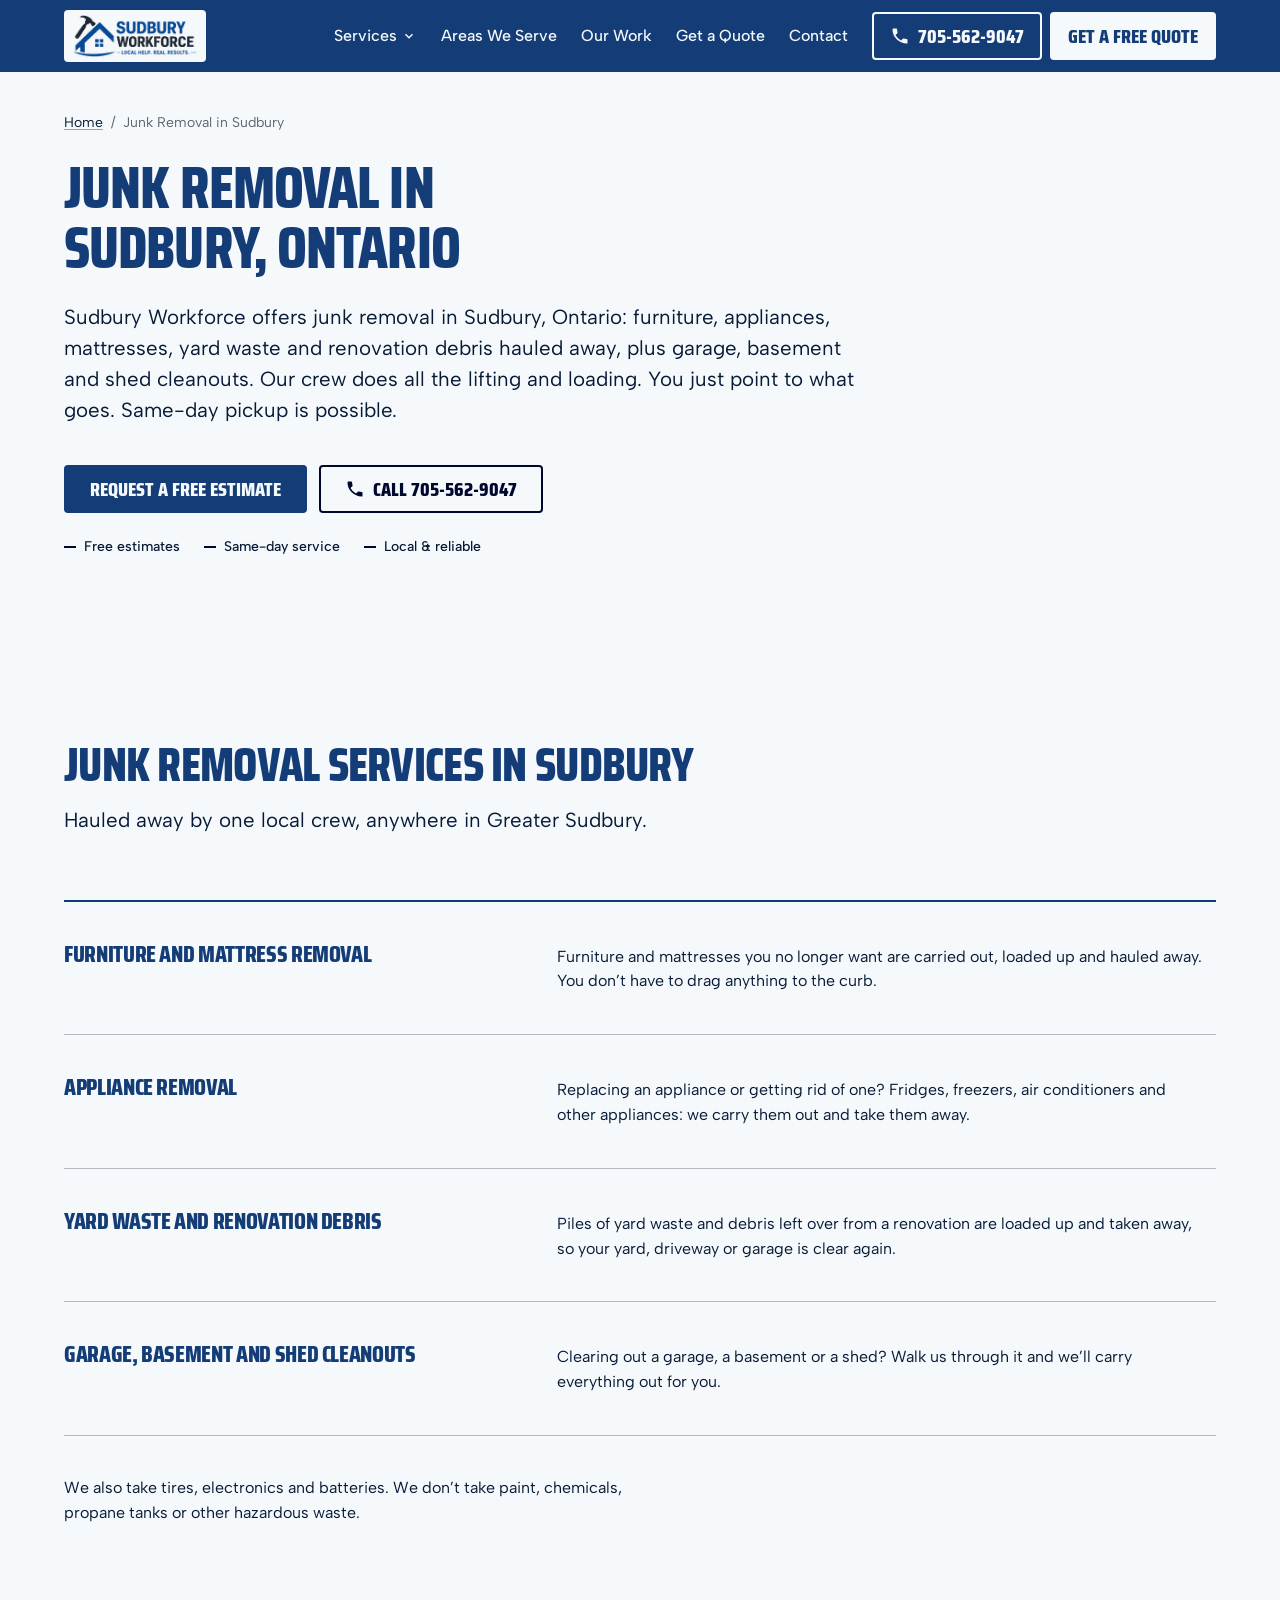
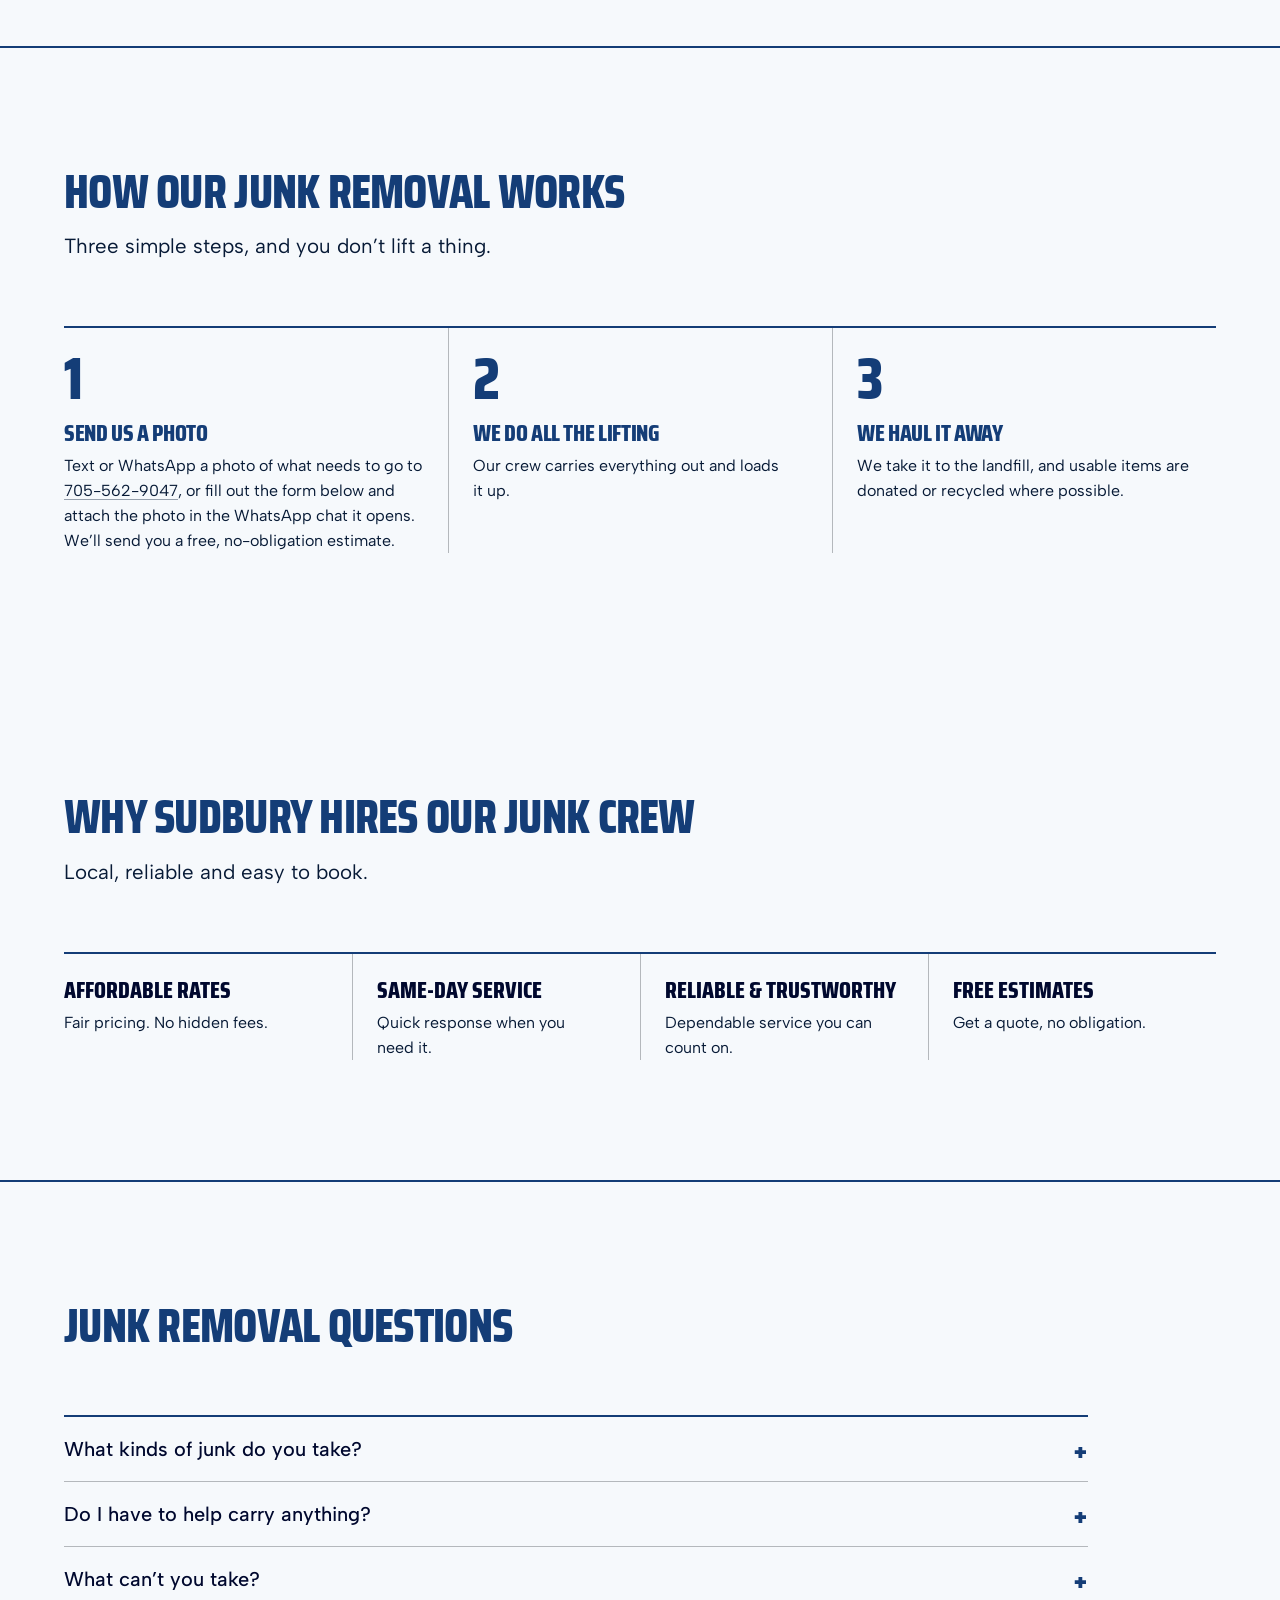
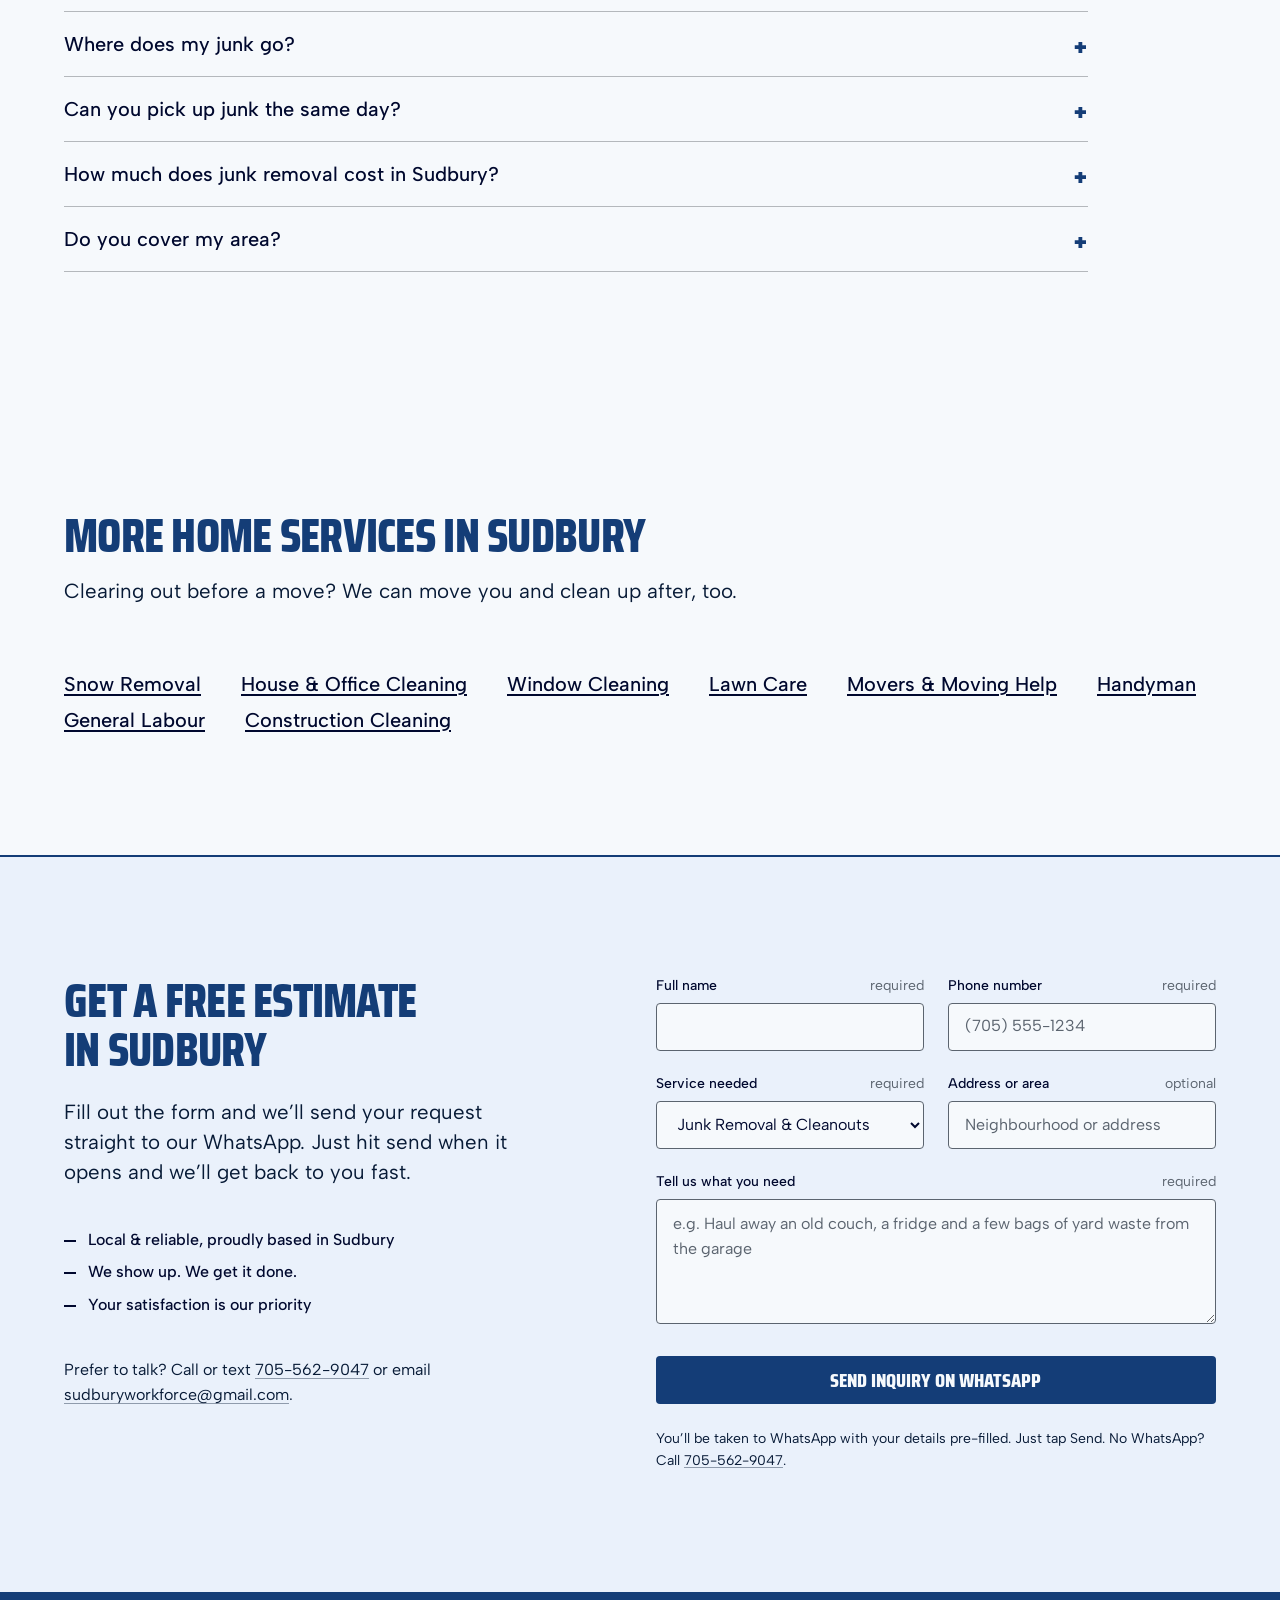
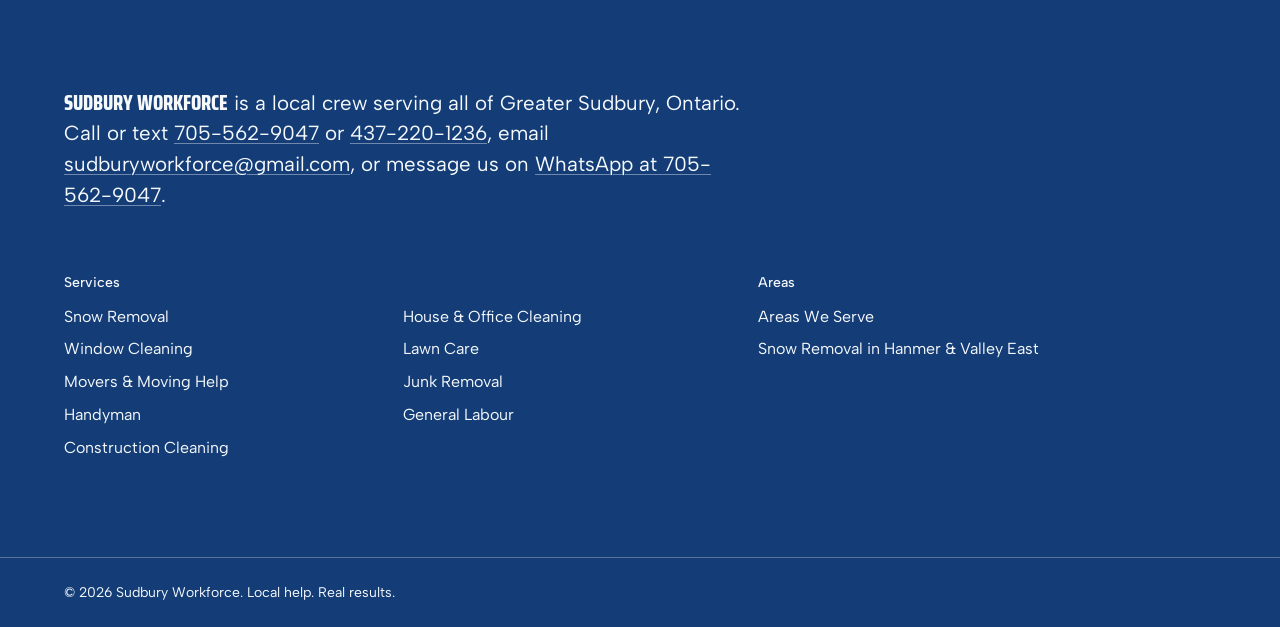
<file: junk-removal-sudbury/index.html>
<!DOCTYPE html>
<!-- generated by _src/build.py — edit _src/ -->
<html lang="en-CA">
<head>
<meta charset="UTF-8">
<meta name="viewport" content="width=device-width, initial-scale=1.0">
<title>Junk Removal in Sudbury, ON | Appliance &amp; Furniture Removal</title>
<meta name="description" content="Junk removal in Sudbury, ON: furniture, appliances, mattresses, yard waste, renovation debris and garage cleanouts. We do all the lifting. Free estimates.">
<meta name="google-site-verification" content="tovDfg6iRp2TiHayyY90ySzN4tDeOoT_SZ8wtpF53Ss">
<link rel="canonical" href="https://sudburyworkforce.github.io/sudburyworkforce/junk-removal-sudbury/">
<meta property="og:type" content="website">
<meta property="og:site_name" content="Sudbury Workforce">
<meta property="og:locale" content="en_CA">
<meta property="og:title" content="Junk Removal in Sudbury, ON | Appliance &amp; Furniture Removal">
<meta property="og:description" content="Junk removal in Sudbury, ON: furniture, appliances, mattresses, yard waste, renovation debris and garage cleanouts. We do all the lifting. Free estimates.">
<meta property="og:url" content="https://sudburyworkforce.github.io/sudburyworkforce/junk-removal-sudbury/">
<meta property="og:image" content="https://sudburyworkforce.github.io/sudburyworkforce/images/opt/og/snow.jpg">
<meta property="og:image:width" content="1200">
<meta property="og:image:height" content="630">
<meta property="og:image:alt" content="Snow and ice clearing">
<meta name="twitter:card" content="summary_large_image">
<meta name="twitter:title" content="Junk Removal in Sudbury, ON | Appliance &amp; Furniture Removal">
<meta name="twitter:description" content="Junk removal in Sudbury, ON: furniture, appliances, mattresses, yard waste, renovation debris and garage cleanouts. We do all the lifting. Free estimates.">
<meta name="twitter:image" content="https://sudburyworkforce.github.io/sudburyworkforce/images/opt/og/snow.jpg">
<link rel="icon" sizes="16x16 32x32 48x48" href="../images/opt/favicon.ico?v=3f25630f">
<link rel="icon" type="image/png" sizes="32x32" href="../images/opt/favicon-32.png?v=912d21ab">
<link rel="apple-touch-icon" href="../images/opt/apple-touch-icon.png?v=6f25da8b">
<meta name="theme-color" content="#153d77">
<link rel="preconnect" href="https://fonts.googleapis.com">
<link rel="preconnect" href="https://fonts.gstatic.com" crossorigin>
<link rel="stylesheet" href="https://fonts.googleapis.com/css2?family=Saira+Condensed:wght@800&amp;family=Albert+Sans:wght@400;500&amp;display=swap">
<link rel="stylesheet" href="../tokens.css?v=bd1f2a1b">
<link rel="stylesheet" href="../base.css?v=f38898cc">
<link rel="stylesheet" href="../styles.css?v=c81ef225">
<script type="application/ld+json">{"@context":"https://schema.org","@graph":[{"@type":"HomeAndConstructionBusiness","@id":"https://sudburyworkforce.github.io/sudburyworkforce/#business","name":"Sudbury Workforce","url":"https://sudburyworkforce.github.io/sudburyworkforce/","logo":"https://sudburyworkforce.github.io/sudburyworkforce/images/opt/logo-411.png","image":"https://sudburyworkforce.github.io/sudburyworkforce/images/opt/og/snow.jpg","description":"Snow removal, house, office, window and construction cleaning, junk removal, moving, lawn care, handyman jobs and general labour in Greater Sudbury, ON.","slogan":"Local help. Real results.","telephone":"+1-705-562-9047","email":"sudburyworkforce@gmail.com","contactPoint":[{"@type":"ContactPoint","contactType":"customer service","telephone":"+1-705-562-9047","email":"sudburyworkforce@gmail.com","availableLanguage":"English"}],"address":{"@type":"PostalAddress","addressLocality":"Sudbury","addressRegion":"ON","addressCountry":"CA"},"areaServed":[{"@type":"City","name":"Greater Sudbury, ON"},{"@type":"Place","name":"Sudbury, ON"},{"@type":"Place","name":"Hanmer, ON"},{"@type":"Place","name":"Val Caron, ON"},{"@type":"Place","name":"Val Thérèse, ON"},{"@type":"Place","name":"Blezard Valley, ON"},{"@type":"Place","name":"Capreol, ON"},{"@type":"Place","name":"Chelmsford, ON"},{"@type":"Place","name":"Azilda, ON"},{"@type":"Place","name":"Lively, ON"},{"@type":"Place","name":"Walden, ON"},{"@type":"Place","name":"Copper Cliff, ON"},{"@type":"Place","name":"Garson, ON"},{"@type":"Place","name":"Falconbridge, ON"},{"@type":"Place","name":"Coniston, ON"}],"hasOfferCatalog":{"@type":"OfferCatalog","name":"Services","itemListElement":[{"@type":"Offer","itemOffered":{"@type":"Service","name":"Snow Removal","url":"https://sudburyworkforce.github.io/sudburyworkforce/snow-removal-sudbury/"}},{"@type":"Offer","itemOffered":{"@type":"Service","name":"House & Office Cleaning","url":"https://sudburyworkforce.github.io/sudburyworkforce/house-cleaning-sudbury/"}},{"@type":"Offer","itemOffered":{"@type":"Service","name":"Window Cleaning","url":"https://sudburyworkforce.github.io/sudburyworkforce/window-cleaning-sudbury/"}},{"@type":"Offer","itemOffered":{"@type":"Service","name":"Lawn Care","url":"https://sudburyworkforce.github.io/sudburyworkforce/lawn-care-sudbury/"}},{"@type":"Offer","itemOffered":{"@type":"Service","name":"Movers & Moving Help","url":"https://sudburyworkforce.github.io/sudburyworkforce/moving-help-sudbury/"}},{"@type":"Offer","itemOffered":{"@type":"Service","name":"Junk Removal","url":"https://sudburyworkforce.github.io/sudburyworkforce/junk-removal-sudbury/"}},{"@type":"Offer","itemOffered":{"@type":"Service","name":"Handyman","url":"https://sudburyworkforce.github.io/sudburyworkforce/handyman-sudbury/"}},{"@type":"Offer","itemOffered":{"@type":"Service","name":"General Labour","url":"https://sudburyworkforce.github.io/sudburyworkforce/general-labour-sudbury/"}},{"@type":"Offer","itemOffered":{"@type":"Service","name":"Construction Cleaning","url":"https://sudburyworkforce.github.io/sudburyworkforce/construction-cleaning-sudbury/"}}]}},{"@type":"Service","@id":"https://sudburyworkforce.github.io/sudburyworkforce/junk-removal-sudbury/#service","name":"Junk Removal in Sudbury","serviceType":"Junk Removal","description":"Junk removal in Sudbury, ON: furniture, appliances, mattresses, yard waste, renovation debris and garage cleanouts. We do all the lifting. Free estimates.","url":"https://sudburyworkforce.github.io/sudburyworkforce/junk-removal-sudbury/","provider":{"@id":"https://sudburyworkforce.github.io/sudburyworkforce/#business"},"areaServed":[{"@type":"City","name":"Greater Sudbury, ON"}]},{"@type":"BreadcrumbList","@id":"https://sudburyworkforce.github.io/sudburyworkforce/junk-removal-sudbury/#breadcrumb","itemListElement":[{"@type":"ListItem","position":1,"name":"Home","item":"https://sudburyworkforce.github.io/sudburyworkforce/"},{"@type":"ListItem","position":2,"name":"Junk Removal in Sudbury","item":"https://sudburyworkforce.github.io/sudburyworkforce/junk-removal-sudbury/"}]},{"@type":"FAQPage","@id":"https://sudburyworkforce.github.io/sudburyworkforce/junk-removal-sudbury/#faq","url":"https://sudburyworkforce.github.io/sudburyworkforce/junk-removal-sudbury/","mainEntity":[{"@type":"Question","name":"What kinds of junk do you take?","acceptedAnswer":{"@type":"Answer","text":"Furniture, mattresses, appliances (fridges, freezers and air conditioners included), tires, electronics, batteries, yard waste and renovation debris. We also do garage, basement and shed cleanouts."}},{"@type":"Question","name":"Do I have to help carry anything?","acceptedAnswer":{"@type":"Answer","text":"No. You just point to what goes and our crew takes care of the rest."}},{"@type":"Question","name":"What can’t you take?","acceptedAnswer":{"@type":"Answer","text":"Paint, chemicals, propane tanks or any other hazardous waste."}},{"@type":"Question","name":"Where does my junk go?","acceptedAnswer":{"@type":"Answer","text":"To the landfill. Anything still usable is donated or recycled where possible."}},{"@type":"Question","name":"Can you pick up junk the same day?","acceptedAnswer":{"@type":"Answer","text":"It’s possible. Call or WhatsApp 705-562-9047 and we’ll tell you when we can be there."}},{"@type":"Question","name":"How much does junk removal cost in Sudbury?","acceptedAnswer":{"@type":"Answer","text":"Every job is quoted on its own, based on its size and what you need hauled away, so we don’t publish set prices. Text or WhatsApp a photo to 705-562-9047 for a free, no-obligation estimate."}},{"@type":"Question","name":"Do you cover my area?","acceptedAnswer":{"@type":"Answer","text":"We pick up junk all over Greater Sudbury, from New Sudbury and the South End to Hanmer, Chelmsford, Lively and Garson. See all the areas we serve."}}]}]}</script>
</head>
<body>
<a class="skip-link" href="#top">Skip to content</a>

<header class="site-header">
  <div class="container">
  <div class="header-inner">
    <a href="../" class="logo"><picture><source type="image/webp" srcset="../images/opt/logo-137.webp 137w, ../images/opt/logo-274.webp 274w, ../images/opt/logo-411.webp 411w" sizes="(min-width: 480px) 137px, 114px"><img src="../images/opt/logo-137.png" srcset="../images/opt/logo-137.png 137w, ../images/opt/logo-274.png 274w, ../images/opt/logo-411.png 411w" sizes="(min-width: 480px) 137px, 114px" width="137" height="48" alt="Sudbury Workforce - Local Help. Real Results." class="logo-img"></picture></a>
    <nav class="main-nav" id="main-nav" aria-label="Main">
      <div class="nav-dropdown"><button type="button" class="nav-dropdown-toggle" aria-expanded="false" aria-controls="nav-services">Services<svg class="icon icon-chevron" viewBox="0 0 24 24" width="16" height="16" aria-hidden="true" focusable="false"><path fill="currentColor" d="M7.4 8.6 12 13.2l4.6-4.6L18 10l-6 6-6-6z"/></svg></button><ul class="sub-menu" id="nav-services"><li><a href="../snow-removal-sudbury/">Snow Removal</a></li><li><a href="../house-cleaning-sudbury/">House &amp; Office Cleaning</a></li><li><a href="../window-cleaning-sudbury/">Window Cleaning</a></li><li><a href="../lawn-care-sudbury/">Lawn Care</a></li><li><a href="../moving-help-sudbury/">Movers &amp; Moving Help</a></li><li><a href="./" aria-current="page">Junk Removal</a></li><li><a href="../handyman-sudbury/">Handyman</a></li><li><a href="../general-labour-sudbury/">General Labour</a></li><li><a href="../construction-cleaning-sudbury/">Construction Cleaning</a></li><li class="sub-menu-all"><a href="../#services">See all services</a></li></ul></div>
      <a href="../areas-we-serve/">Areas We Serve</a>
      <a href="../#work">Our Work</a>
      <a href="#inquiry">Get a Quote</a>
      <a href="#contact">Contact</a>
    </nav>
    <div class="header-actions">
      <a href="tel:+17055629047" class="btn btn-call" aria-label="Call 705-562-9047"><svg class="icon" viewBox="0 0 24 24" width="18" height="18" aria-hidden="true" focusable="false"><path fill="currentColor" d="M6.6 10.8a15.1 15.1 0 0 0 6.6 6.6l2.2-2.2a1 1 0 0 1 1-.25 11.4 11.4 0 0 0 3.6.57 1 1 0 0 1 1 1V20a1 1 0 0 1-1 1A17 17 0 0 1 3 4a1 1 0 0 1 1-1h3.5a1 1 0 0 1 1 1c0 1.25.2 2.45.57 3.57a1 1 0 0 1-.25 1z"/></svg><span class="btn-call-label">Call</span><span class="btn-call-number">705-562-9047</span></a>
      <a href="#inquiry" class="btn btn-header">Get a Free Quote</a>
    </div>
    <button class="nav-toggle" id="nav-toggle" aria-label="Toggle menu" aria-expanded="false" aria-controls="main-nav">
      <span></span><span></span><span></span>
    </button>
  </div>
  </div>
</header>

<main id="top">

<section class="hero page-hero">
  <div class="container hero-inner hero-inner-single">
    <div class="hero-copy">
      <nav class="breadcrumb" aria-label="Breadcrumb"><ol><li><a href="../">Home</a></li><li aria-current="page">Junk Removal in Sudbury</li></ol></nav>
      <h1>Junk Removal in Sudbury, Ontario</h1>
      <p>Sudbury Workforce offers junk removal in Sudbury, Ontario: furniture, appliances, mattresses, yard waste and renovation debris hauled away, plus garage, basement and shed cleanouts. Our crew does all the lifting and loading. You just point to what goes. Same-day pickup is possible.</p>
      <div class="hero-actions"><a href="#inquiry" class="btn btn-primary">Request a Free Estimate</a><a href="tel:+17055629047" class="btn btn-outline"><svg class="icon" viewBox="0 0 24 24" width="18" height="18" aria-hidden="true" focusable="false"><path fill="currentColor" d="M6.6 10.8a15.1 15.1 0 0 0 6.6 6.6l2.2-2.2a1 1 0 0 1 1-.25 11.4 11.4 0 0 0 3.6.57 1 1 0 0 1 1 1V20a1 1 0 0 1-1 1A17 17 0 0 1 3 4a1 1 0 0 1 1-1h3.5a1 1 0 0 1 1 1c0 1.25.2 2.45.57 3.57a1 1 0 0 1-.25 1z"/></svg><span>Call 705-562-9047</span></a></div>
      <ul class="hero-points"><li>Free estimates</li><li>Same-day service</li><li>Local &amp; reliable</li></ul>
    </div>
  </div>
</section>

<section class="section">
  <div class="container">
    <h2 class="section-title">Junk Removal Services in Sudbury</h2>
    <p class="section-sub">Hauled away by one local crew, anywhere in Greater Sudbury.</p>
    <div class="info-grid">
      <div class="info-card">
        <h3>Furniture and Mattress Removal</h3>
        <p>Furniture and mattresses you no longer want are carried out, loaded up and hauled away. You don’t have to drag anything to the curb.</p>
      </div>
      <div class="info-card">
        <h3>Appliance Removal</h3>
        <p>Replacing an appliance or getting rid of one? Fridges, freezers, air conditioners and other appliances: we carry them out and take them away.</p>
      </div>
      <div class="info-card">
        <h3>Yard Waste and Renovation Debris</h3>
        <p>Piles of yard waste and debris left over from a renovation are loaded up and taken away, so your yard, driveway or garage is clear again.</p>
      </div>
      <div class="info-card">
        <h3>Garage, Basement and Shed Cleanouts</h3>
        <p>Clearing out a garage, a basement or a shed? Walk us through it and we’ll carry everything out for you.</p>
      </div>
    </div>
    <p class="area-note">We also take tires, electronics and batteries. We don’t take paint, chemicals, propane tanks or other hazardous waste.</p>
  </div>
</section>

<section class="section section-alt">
  <div class="container">
    <h2 class="section-title">How Our Junk Removal Works</h2>
    <p class="section-sub">Three simple steps, and you don’t lift a thing.</p>
    <ol class="steps">
      <li>
        <h3>Send Us a Photo</h3>
        <p>Text or WhatsApp a photo of what needs to go to <a href="tel:+17055629047">705-562-9047</a>, or fill out the form below and attach the photo in the WhatsApp chat it opens. We’ll send you a free, no-obligation estimate.</p>
      </li>
      <li>
        <h3>We Do All the Lifting</h3>
        <p>Our crew carries everything out and loads it up.</p>
      </li>
      <li>
        <h3>We Haul It Away</h3>
        <p>We take it to the landfill, and usable items are donated or recycled where possible.</p>
      </li>
    </ol>
  </div>
</section>

<section class="section">
  <div class="container">
    <h2 class="section-title">Why Sudbury Hires Our Junk Crew</h2>
    <p class="section-sub">Local, reliable and easy to book.</p>
    <div class="features-block"><ul class="feature-list"><li><strong>Affordable Rates</strong><p>Fair pricing. No hidden fees.</p></li><li><strong>Same-Day Service</strong><p>Quick response when you need it.</p></li><li><strong>Reliable &amp; Trustworthy</strong><p>Dependable service you can count on.</p></li><li><strong>Free Estimates</strong><p>Get a quote, no obligation.</p></li></ul></div>
  </div>
</section>

<section class="section section-alt">
  <div class="container">
    <h2 class="section-title">Junk Removal Questions</h2>
    <div class="faq">
      <details>
        <summary>What kinds of junk do you take?</summary>
        <p>Furniture, mattresses, appliances (fridges, freezers and air conditioners included), tires, electronics, batteries, yard waste and renovation debris. We also do garage, basement and shed cleanouts.</p>
      </details>
      <details>
        <summary>Do I have to help carry anything?</summary>
        <p>No. You just point to what goes and our crew takes care of the rest.</p>
      </details>
      <details>
        <summary>What can’t you take?</summary>
        <p>Paint, chemicals, propane tanks or any other hazardous waste.</p>
      </details>
      <details>
        <summary>Where does my junk go?</summary>
        <p>To the landfill. Anything still usable is donated or recycled where possible.</p>
      </details>
      <details>
        <summary>Can you pick up junk the same day?</summary>
        <p>It’s possible. Call or WhatsApp <a href="tel:+17055629047">705-562-9047</a> and we’ll tell you when we can be there.</p>
      </details>
      <details>
        <summary>How much does junk removal cost in Sudbury?</summary>
        <p>Every job is quoted on its own, based on its size and what you need hauled away, so we don’t publish set prices. Text or WhatsApp a photo to <a href="tel:+17055629047">705-562-9047</a> for a free, no-obligation estimate.</p>
      </details>
      <details>
        <summary>Do you cover my area?</summary>
        <p>We pick up junk all over Greater Sudbury, from New Sudbury and the South End to Hanmer, Chelmsford, Lively and Garson. See <a href="../areas-we-serve/">all the areas we serve</a>.</p>
      </details>
    </div>
  </div>
</section>

<section class="section">
  <div class="container">
    <h2 class="section-title">More Home Services in Sudbury</h2>
    <p class="section-sub">Clearing out before a move? We can move you and clean up after, too.</p>
    <ul class="link-list"><li><a href="../snow-removal-sudbury/">Snow Removal</a></li><li><a href="../house-cleaning-sudbury/">House &amp; Office Cleaning</a></li><li><a href="../window-cleaning-sudbury/">Window Cleaning</a></li><li><a href="../lawn-care-sudbury/">Lawn Care</a></li><li><a href="../moving-help-sudbury/">Movers &amp; Moving Help</a></li><li><a href="../handyman-sudbury/">Handyman</a></li><li><a href="../general-labour-sudbury/">General Labour</a></li><li><a href="../construction-cleaning-sudbury/">Construction Cleaning</a></li></ul>
  </div>
</section>

<section class="inquiry" id="inquiry">
  <div class="container inquiry-inner">
    <div class="inquiry-copy">
      <h2>Get a Free Estimate in Sudbury</h2>
      <p class="lead">Fill out the form and we’ll send your request straight to our WhatsApp. Just hit send when it opens and we’ll get back to you fast.</p>
      <ul class="trust-list"><li>Local &amp; reliable, proudly based in Sudbury</li><li>We show up. We get it done.</li><li>Your satisfaction is our priority</li></ul>
      <p class="inquiry-alt">Prefer to talk? Call or text <a href="tel:+17055629047">705-562-9047</a> or email <a href="mailto:sudburyworkforce@gmail.com">sudburyworkforce@gmail.com</a>.</p>
    </div>

    <form id="inquiry-form" class="inquiry-form" novalidate data-whatsapp="17055629047" data-page="Junk Removal in Sudbury" data-service="Junk Removal &amp; Cleanouts">
      <div class="form-row">
        <label for="name">Full name <span class="req">required</span></label>
        <input type="text" id="name" name="name" required aria-required="true" autocomplete="name">
      </div>

      <div class="form-row">
        <label for="phone">Phone number <span class="req">required</span></label>
        <input type="tel" id="phone" name="phone" required aria-required="true" autocomplete="tel" inputmode="tel" placeholder="(705) 555-1234">
      </div>

      <div class="form-row">
        <label for="service">Service needed <span class="req">required</span></label>
        <select id="service" name="service" required aria-required="true">
            <option value="" disabled selected>Select a service</option>
            <option>Snow &amp; Ice Clearing</option>
            <option>House, Apartment &amp; Office Cleaning</option>
            <option>Window Cleaning</option>
            <option>Lawn Care / Grass Cutting</option>
            <option>Movers &amp; Moving Help</option>
            <option>Junk Removal &amp; Cleanouts</option>
            <option>Odd Jobs / Handyman Tasks</option>
            <option>Construction &amp; General Labour</option>
            <option>Construction Cleaning</option>
            <option>Something else</option>
        </select>
      </div>

      <div class="form-row">
        <label for="address">Address or area <span class="req">optional</span></label>
        <input type="text" id="address" name="address" autocomplete="street-address" placeholder="Neighbourhood or address">
      </div>

      <div class="form-row form-row-wide">
        <label for="message">Tell us what you need <span class="req">required</span></label>
        <textarea id="message" name="message" rows="4" required aria-required="true" placeholder="e.g. Haul away an old couch, a fridge and a few bags of yard waste from the garage"></textarea>
      </div>

      <p id="form-error" class="form-error" role="alert" hidden>Please fill in your name, phone, service and details.</p>

      <button type="submit" class="btn btn-primary btn-full">Send Inquiry on WhatsApp</button>
      <p class="form-note">You’ll be taken to WhatsApp with your details pre-filled. Just tap Send. No WhatsApp? Call <a href="tel:+17055629047">705-562-9047</a>.</p>
    </form>
  </div>
</section>

</main>

<footer class="site-footer" id="contact">
  <div class="container footer-inner">
    <p class="footer-colophon"><strong>Sudbury Workforce</strong> is a local crew serving all of Greater Sudbury, Ontario. Call or text <a href="tel:+17055629047">705-562-9047</a> or <a href="tel:+14372201236">437-220-1236</a>, email <a href="mailto:sudburyworkforce@gmail.com">sudburyworkforce@gmail.com</a>, or message us on <a href="https://wa.me/17055629047?text=Hi%20Sudbury%20Workforce%21%20I%27d%20like%20a%20free%20estimate.%0APage%3A%20Junk%20Removal%20in%20Sudbury" target="_blank" rel="noopener">WhatsApp at 705-562-9047</a>.</p>
    <div class="footer-nav">
      <div>
        <h2 class="footer-heading">Services</h2>
        <ul class="footer-list footer-list-cols"><li><a href="../snow-removal-sudbury/">Snow Removal</a></li><li><a href="../house-cleaning-sudbury/">House &amp; Office Cleaning</a></li><li><a href="../window-cleaning-sudbury/">Window Cleaning</a></li><li><a href="../lawn-care-sudbury/">Lawn Care</a></li><li><a href="../moving-help-sudbury/">Movers &amp; Moving Help</a></li><li><a href="./">Junk Removal</a></li><li><a href="../handyman-sudbury/">Handyman</a></li><li><a href="../general-labour-sudbury/">General Labour</a></li><li><a href="../construction-cleaning-sudbury/">Construction Cleaning</a></li></ul>
      </div>
      <div>
        <h2 class="footer-heading">Areas</h2>
        <ul class="footer-list"><li><a href="../areas-we-serve/">Areas We Serve</a></li><li><a href="../snow-removal-hanmer-valley-east/">Snow Removal in Hanmer &amp; Valley East</a></li></ul>
      </div>
    </div>
  </div>
  <div class="footer-bottom">
    <div class="container">&copy; <span id="year"></span> Sudbury Workforce. Local help. Real results.</div>
  </div>
</footer>

<nav class="mobile-bar" aria-label="Call or message us"><a class="mobile-bar-call" href="tel:+17055629047"><svg class="icon" viewBox="0 0 24 24" width="18" height="18" aria-hidden="true" focusable="false"><path fill="currentColor" d="M6.6 10.8a15.1 15.1 0 0 0 6.6 6.6l2.2-2.2a1 1 0 0 1 1-.25 11.4 11.4 0 0 0 3.6.57 1 1 0 0 1 1 1V20a1 1 0 0 1-1 1A17 17 0 0 1 3 4a1 1 0 0 1 1-1h3.5a1 1 0 0 1 1 1c0 1.25.2 2.45.57 3.57a1 1 0 0 1-.25 1z"/></svg><span>Call</span></a><a class="mobile-bar-wa" href="https://wa.me/17055629047?text=Hi%20Sudbury%20Workforce%21%20I%27d%20like%20a%20free%20estimate.%0APage%3A%20Junk%20Removal%20in%20Sudbury" target="_blank" rel="noopener"><svg class="icon" viewBox="0 0 24 24" width="18" height="18" aria-hidden="true" focusable="false"><path fill="currentColor" d="M12 2C6.5 2 2 6 2 11c0 2.6 1.3 5 3.3 6.6L4.5 22l4.6-2.2c.9.2 1.9.3 2.9.3 5.5 0 10-4 10-9S17.5 2 12 2z"/></svg><span>WhatsApp</span></a></nav>

<script src="../script.js?v=29c923d4"></script>
</body>
</html>
</file>
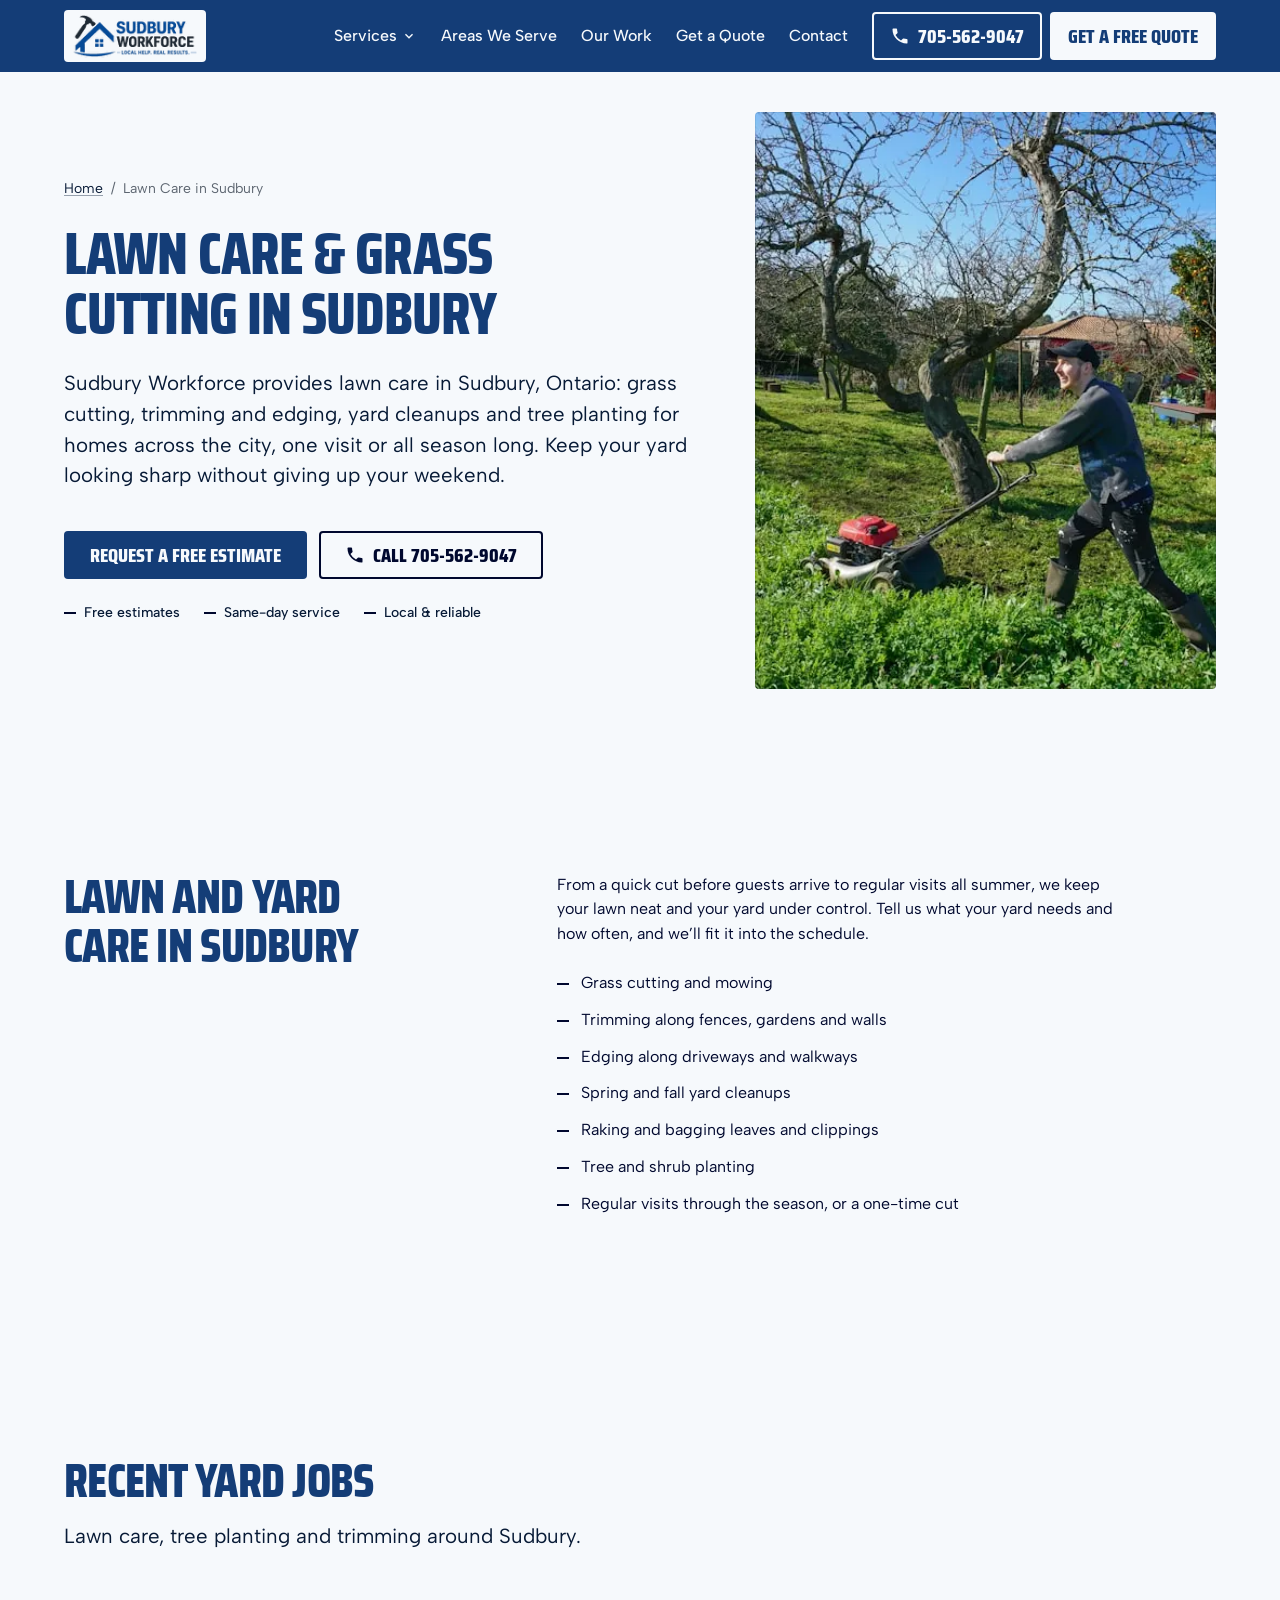
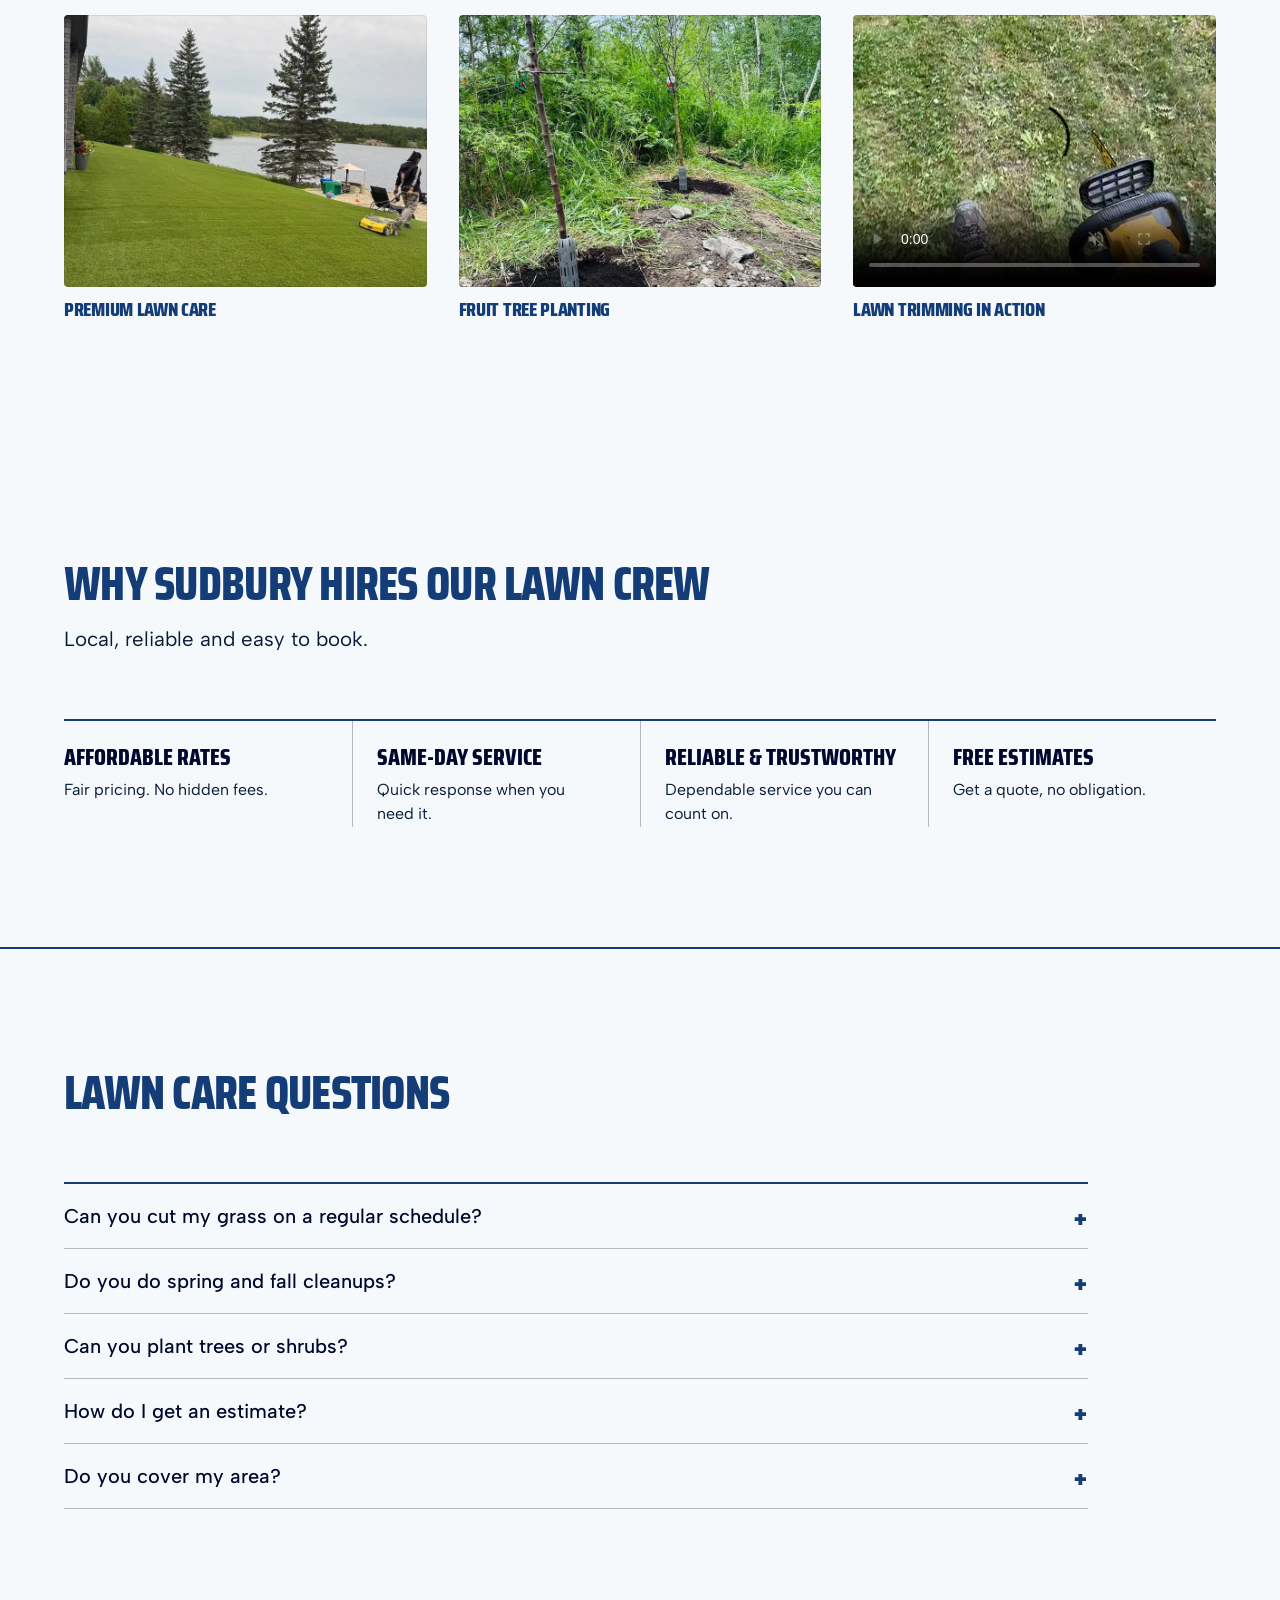
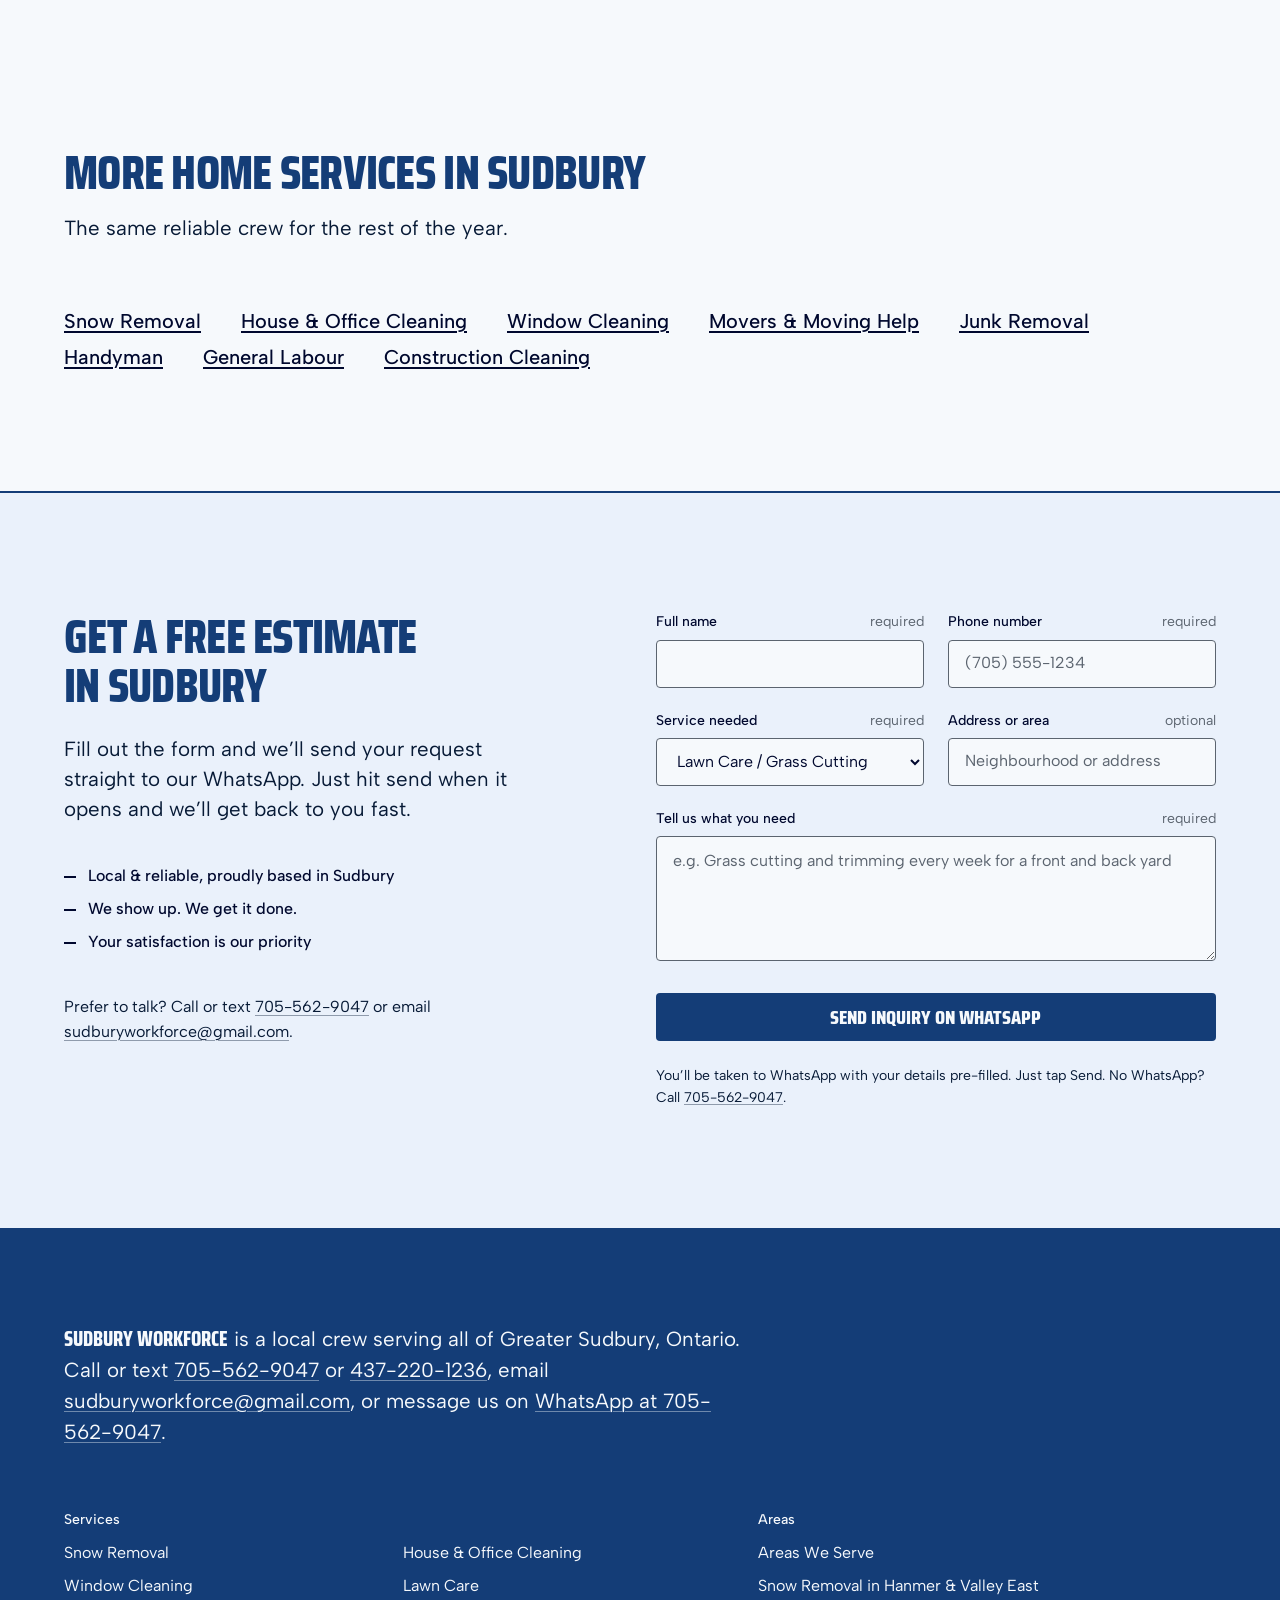
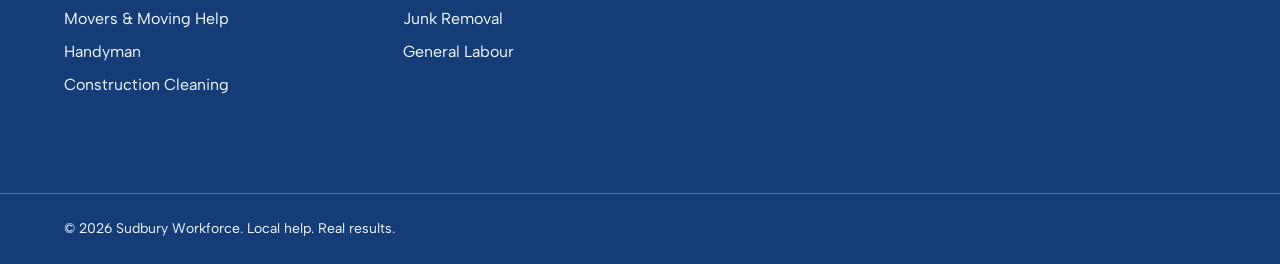
<file: lawn-care-sudbury/index.html>
<!DOCTYPE html>
<!-- generated by _src/build.py — edit _src/ -->
<html lang="en-CA">
<head>
<meta charset="UTF-8">
<meta name="viewport" content="width=device-width, initial-scale=1.0">
<title>Lawn Care &amp; Grass Cutting in Sudbury | Sudbury Workforce</title>
<meta name="description" content="Lawn care and grass cutting services in Sudbury, ON: mowing, trimming, edging, yard cleanups and tree planting. Same-day service and free estimates.">
<meta name="google-site-verification" content="tovDfg6iRp2TiHayyY90ySzN4tDeOoT_SZ8wtpF53Ss">
<link rel="canonical" href="https://sudburyworkforce.github.io/sudburyworkforce/lawn-care-sudbury/">
<meta property="og:type" content="website">
<meta property="og:site_name" content="Sudbury Workforce">
<meta property="og:locale" content="en_CA">
<meta property="og:title" content="Lawn Care &amp; Grass Cutting in Sudbury | Sudbury Workforce">
<meta property="og:description" content="Lawn care and grass cutting services in Sudbury, ON: mowing, trimming, edging, yard cleanups and tree planting. Same-day service and free estimates.">
<meta property="og:url" content="https://sudburyworkforce.github.io/sudburyworkforce/lawn-care-sudbury/">
<meta property="og:image" content="https://sudburyworkforce.github.io/sudburyworkforce/images/opt/og/work/lawn-turf.jpg">
<meta property="og:image:width" content="1200">
<meta property="og:image:height" content="630">
<meta property="og:image:alt" content="Crew member running a lawn machine across a lakeside lawn">
<meta name="twitter:card" content="summary_large_image">
<meta name="twitter:title" content="Lawn Care &amp; Grass Cutting in Sudbury | Sudbury Workforce">
<meta name="twitter:description" content="Lawn care and grass cutting services in Sudbury, ON: mowing, trimming, edging, yard cleanups and tree planting. Same-day service and free estimates.">
<meta name="twitter:image" content="https://sudburyworkforce.github.io/sudburyworkforce/images/opt/og/work/lawn-turf.jpg">
<link rel="icon" sizes="16x16 32x32 48x48" href="../images/opt/favicon.ico?v=3f25630f">
<link rel="icon" type="image/png" sizes="32x32" href="../images/opt/favicon-32.png?v=912d21ab">
<link rel="apple-touch-icon" href="../images/opt/apple-touch-icon.png?v=6f25da8b">
<meta name="theme-color" content="#153d77">
<link rel="preconnect" href="https://fonts.googleapis.com">
<link rel="preconnect" href="https://fonts.gstatic.com" crossorigin>
<link rel="stylesheet" href="https://fonts.googleapis.com/css2?family=Saira+Condensed:wght@800&amp;family=Albert+Sans:wght@400;500&amp;display=swap">
<link rel="stylesheet" href="../tokens.css?v=bd1f2a1b">
<link rel="stylesheet" href="../base.css?v=f38898cc">
<link rel="stylesheet" href="../styles.css?v=c81ef225">
<script type="application/ld+json">{"@context":"https://schema.org","@graph":[{"@type":"HomeAndConstructionBusiness","@id":"https://sudburyworkforce.github.io/sudburyworkforce/#business","name":"Sudbury Workforce","url":"https://sudburyworkforce.github.io/sudburyworkforce/","logo":"https://sudburyworkforce.github.io/sudburyworkforce/images/opt/logo-411.png","image":"https://sudburyworkforce.github.io/sudburyworkforce/images/opt/og/snow.jpg","description":"Snow removal, house, office, window and construction cleaning, junk removal, moving, lawn care, handyman jobs and general labour in Greater Sudbury, ON.","slogan":"Local help. Real results.","telephone":"+1-705-562-9047","email":"sudburyworkforce@gmail.com","contactPoint":[{"@type":"ContactPoint","contactType":"customer service","telephone":"+1-705-562-9047","email":"sudburyworkforce@gmail.com","availableLanguage":"English"}],"address":{"@type":"PostalAddress","addressLocality":"Sudbury","addressRegion":"ON","addressCountry":"CA"},"areaServed":[{"@type":"City","name":"Greater Sudbury, ON"},{"@type":"Place","name":"Sudbury, ON"},{"@type":"Place","name":"Hanmer, ON"},{"@type":"Place","name":"Val Caron, ON"},{"@type":"Place","name":"Val Thérèse, ON"},{"@type":"Place","name":"Blezard Valley, ON"},{"@type":"Place","name":"Capreol, ON"},{"@type":"Place","name":"Chelmsford, ON"},{"@type":"Place","name":"Azilda, ON"},{"@type":"Place","name":"Lively, ON"},{"@type":"Place","name":"Walden, ON"},{"@type":"Place","name":"Copper Cliff, ON"},{"@type":"Place","name":"Garson, ON"},{"@type":"Place","name":"Falconbridge, ON"},{"@type":"Place","name":"Coniston, ON"}],"hasOfferCatalog":{"@type":"OfferCatalog","name":"Services","itemListElement":[{"@type":"Offer","itemOffered":{"@type":"Service","name":"Snow Removal","url":"https://sudburyworkforce.github.io/sudburyworkforce/snow-removal-sudbury/"}},{"@type":"Offer","itemOffered":{"@type":"Service","name":"House & Office Cleaning","url":"https://sudburyworkforce.github.io/sudburyworkforce/house-cleaning-sudbury/"}},{"@type":"Offer","itemOffered":{"@type":"Service","name":"Window Cleaning","url":"https://sudburyworkforce.github.io/sudburyworkforce/window-cleaning-sudbury/"}},{"@type":"Offer","itemOffered":{"@type":"Service","name":"Lawn Care","url":"https://sudburyworkforce.github.io/sudburyworkforce/lawn-care-sudbury/"}},{"@type":"Offer","itemOffered":{"@type":"Service","name":"Movers & Moving Help","url":"https://sudburyworkforce.github.io/sudburyworkforce/moving-help-sudbury/"}},{"@type":"Offer","itemOffered":{"@type":"Service","name":"Junk Removal","url":"https://sudburyworkforce.github.io/sudburyworkforce/junk-removal-sudbury/"}},{"@type":"Offer","itemOffered":{"@type":"Service","name":"Handyman","url":"https://sudburyworkforce.github.io/sudburyworkforce/handyman-sudbury/"}},{"@type":"Offer","itemOffered":{"@type":"Service","name":"General Labour","url":"https://sudburyworkforce.github.io/sudburyworkforce/general-labour-sudbury/"}},{"@type":"Offer","itemOffered":{"@type":"Service","name":"Construction Cleaning","url":"https://sudburyworkforce.github.io/sudburyworkforce/construction-cleaning-sudbury/"}}]}},{"@type":"Service","@id":"https://sudburyworkforce.github.io/sudburyworkforce/lawn-care-sudbury/#service","name":"Lawn Care in Sudbury","serviceType":"Lawn Care","description":"Lawn care and grass cutting services in Sudbury, ON: mowing, trimming, edging, yard cleanups and tree planting. Same-day service and free estimates.","url":"https://sudburyworkforce.github.io/sudburyworkforce/lawn-care-sudbury/","provider":{"@id":"https://sudburyworkforce.github.io/sudburyworkforce/#business"},"areaServed":[{"@type":"City","name":"Greater Sudbury, ON"}]},{"@type":"BreadcrumbList","@id":"https://sudburyworkforce.github.io/sudburyworkforce/lawn-care-sudbury/#breadcrumb","itemListElement":[{"@type":"ListItem","position":1,"name":"Home","item":"https://sudburyworkforce.github.io/sudburyworkforce/"},{"@type":"ListItem","position":2,"name":"Lawn Care in Sudbury","item":"https://sudburyworkforce.github.io/sudburyworkforce/lawn-care-sudbury/"}]},{"@type":"FAQPage","@id":"https://sudburyworkforce.github.io/sudburyworkforce/lawn-care-sudbury/#faq","url":"https://sudburyworkforce.github.io/sudburyworkforce/lawn-care-sudbury/","mainEntity":[{"@type":"Question","name":"Can you cut my grass on a regular schedule?","acceptedAnswer":{"@type":"Answer","text":"Yes. We can come by regularly through the season, or just once when you need it. Tell us how often and we’ll plan around it."}},{"@type":"Question","name":"Do you do spring and fall cleanups?","acceptedAnswer":{"@type":"Answer","text":"Yes: raking, bagging leaves and clippings, and tidying beds and edges so your yard is ready for the season ahead."}},{"@type":"Question","name":"Can you plant trees or shrubs?","acceptedAnswer":{"@type":"Answer","text":"Yes. We’ve planted fruit trees for customers around Sudbury; you can see one of those jobs above. Tell us what you’d like planted and where."}},{"@type":"Question","name":"How do I get an estimate?","acceptedAnswer":{"@type":"Answer","text":"Fill out the form below, call or WhatsApp 705-562-9047, or email sudburyworkforce@gmail.com. Estimates are free, with no obligation."}},{"@type":"Question","name":"Do you cover my area?","acceptedAnswer":{"@type":"Answer","text":"We look after lawns all over Greater Sudbury, from Lively and Walden to Hanmer, Val Caron and Garson. See all the areas we serve."}}]}]}</script>
</head>
<body>
<a class="skip-link" href="#top">Skip to content</a>

<header class="site-header">
  <div class="container">
  <div class="header-inner">
    <a href="../" class="logo"><picture><source type="image/webp" srcset="../images/opt/logo-137.webp 137w, ../images/opt/logo-274.webp 274w, ../images/opt/logo-411.webp 411w" sizes="(min-width: 480px) 137px, 114px"><img src="../images/opt/logo-137.png" srcset="../images/opt/logo-137.png 137w, ../images/opt/logo-274.png 274w, ../images/opt/logo-411.png 411w" sizes="(min-width: 480px) 137px, 114px" width="137" height="48" alt="Sudbury Workforce - Local Help. Real Results." class="logo-img"></picture></a>
    <nav class="main-nav" id="main-nav" aria-label="Main">
      <div class="nav-dropdown"><button type="button" class="nav-dropdown-toggle" aria-expanded="false" aria-controls="nav-services">Services<svg class="icon icon-chevron" viewBox="0 0 24 24" width="16" height="16" aria-hidden="true" focusable="false"><path fill="currentColor" d="M7.4 8.6 12 13.2l4.6-4.6L18 10l-6 6-6-6z"/></svg></button><ul class="sub-menu" id="nav-services"><li><a href="../snow-removal-sudbury/">Snow Removal</a></li><li><a href="../house-cleaning-sudbury/">House &amp; Office Cleaning</a></li><li><a href="../window-cleaning-sudbury/">Window Cleaning</a></li><li><a href="./" aria-current="page">Lawn Care</a></li><li><a href="../moving-help-sudbury/">Movers &amp; Moving Help</a></li><li><a href="../junk-removal-sudbury/">Junk Removal</a></li><li><a href="../handyman-sudbury/">Handyman</a></li><li><a href="../general-labour-sudbury/">General Labour</a></li><li><a href="../construction-cleaning-sudbury/">Construction Cleaning</a></li><li class="sub-menu-all"><a href="../#services">See all services</a></li></ul></div>
      <a href="../areas-we-serve/">Areas We Serve</a>
      <a href="../#work">Our Work</a>
      <a href="#inquiry">Get a Quote</a>
      <a href="#contact">Contact</a>
    </nav>
    <div class="header-actions">
      <a href="tel:+17055629047" class="btn btn-call" aria-label="Call 705-562-9047"><svg class="icon" viewBox="0 0 24 24" width="18" height="18" aria-hidden="true" focusable="false"><path fill="currentColor" d="M6.6 10.8a15.1 15.1 0 0 0 6.6 6.6l2.2-2.2a1 1 0 0 1 1-.25 11.4 11.4 0 0 0 3.6.57 1 1 0 0 1 1 1V20a1 1 0 0 1-1 1A17 17 0 0 1 3 4a1 1 0 0 1 1-1h3.5a1 1 0 0 1 1 1c0 1.25.2 2.45.57 3.57a1 1 0 0 1-.25 1z"/></svg><span class="btn-call-label">Call</span><span class="btn-call-number">705-562-9047</span></a>
      <a href="#inquiry" class="btn btn-header">Get a Free Quote</a>
    </div>
    <button class="nav-toggle" id="nav-toggle" aria-label="Toggle menu" aria-expanded="false" aria-controls="main-nav">
      <span></span><span></span><span></span>
    </button>
  </div>
  </div>
</header>

<main id="top">

<section class="hero page-hero">
  <div class="container hero-inner">
    <div class="hero-copy">
      <nav class="breadcrumb" aria-label="Breadcrumb"><ol><li><a href="../">Home</a></li><li aria-current="page">Lawn Care in Sudbury</li></ol></nav>
      <h1>Lawn Care &amp; Grass Cutting in Sudbury</h1>
      <p>Sudbury Workforce provides lawn care in Sudbury, Ontario: grass cutting, trimming and edging, yard cleanups and tree planting for homes across the city, one visit or all season long. Keep your yard looking sharp without giving up your weekend.</p>
      <div class="hero-actions"><a href="#inquiry" class="btn btn-primary">Request a Free Estimate</a><a href="tel:+17055629047" class="btn btn-outline"><svg class="icon" viewBox="0 0 24 24" width="18" height="18" aria-hidden="true" focusable="false"><path fill="currentColor" d="M6.6 10.8a15.1 15.1 0 0 0 6.6 6.6l2.2-2.2a1 1 0 0 1 1-.25 11.4 11.4 0 0 0 3.6.57 1 1 0 0 1 1 1V20a1 1 0 0 1-1 1A17 17 0 0 1 3 4a1 1 0 0 1 1-1h3.5a1 1 0 0 1 1 1c0 1.25.2 2.45.57 3.57a1 1 0 0 1-.25 1z"/></svg><span>Call 705-562-9047</span></a></div>
      <ul class="hero-points"><li>Free estimates</li><li>Same-day service</li><li>Local &amp; reliable</li></ul>
    </div>
    <div class="hero-art">
      <div class="hero-photo photo"><picture><source type="image/webp" srcset="../images/opt/lawncare-240.webp 240w, ../images/opt/lawncare-480.webp 480w, ../images/opt/lawncare-711.webp 711w" sizes="(min-width: 1440px) 640px, (min-width: 60rem) 45vw, 100vw"><img src="../images/opt/lawncare-711.jpg" srcset="../images/opt/lawncare-240.jpg 240w, ../images/opt/lawncare-480.jpg 480w, ../images/opt/lawncare-711.jpg 711w" sizes="(min-width: 1440px) 640px, (min-width: 60rem) 45vw, 100vw" width="711" height="533" alt="Lawn care and grass cutting" decoding="async" fetchpriority="high"></picture></div>
    </div>
  </div>
</section>

<section class="section">
  <div class="container content">
    <h2>Lawn and Yard Care in Sudbury</h2>
    <p>From a quick cut before guests arrive to regular visits all summer, we keep your lawn neat and your yard under control. Tell us what your yard needs and how often, and we’ll fit it into the schedule.</p>
    <ul class="check-list">
      <li>Grass cutting and mowing</li>
      <li>Trimming along fences, gardens and walls</li>
      <li>Edging along driveways and walkways</li>
      <li>Spring and fall yard cleanups</li>
      <li>Raking and bagging leaves and clippings</li>
      <li>Tree and shrub planting</li>
      <li>Regular visits through the season, or a one-time cut</li>
    </ul>
  </div>
</section>

<section class="work">
  <div class="container">
    <h2 class="section-title">Recent Yard Jobs</h2>
    <p class="section-sub">Lawn care, tree planting and trimming around Sudbury.</p>
    <div class="work-grid"><figure class="work-card"><div class="work-photo photo"><picture><source type="image/webp" srcset="../images/opt/work/lawn-turf-240.webp 240w, ../images/opt/work/lawn-turf-480.webp 480w, ../images/opt/work/lawn-turf-800.webp 800w" sizes="(min-width: 1440px) 752px, (min-width: 60rem) 52vw, 100vw"><img src="../images/opt/work/lawn-turf-800.jpg" srcset="../images/opt/work/lawn-turf-240.jpg 240w, ../images/opt/work/lawn-turf-480.jpg 480w, ../images/opt/work/lawn-turf-800.jpg 800w" sizes="(min-width: 1440px) 752px, (min-width: 60rem) 52vw, 100vw" width="800" height="600" alt="Crew member running a lawn machine across a lakeside lawn" loading="lazy" decoding="async"></picture></div><figcaption><h3>Premium Lawn Care</h3></figcaption></figure><figure class="work-card"><div class="work-photo photo"><picture><source type="image/webp" srcset="../images/opt/work/tree-planting-240.webp 240w, ../images/opt/work/tree-planting-480.webp 480w, ../images/opt/work/tree-planting-800.webp 800w" sizes="(min-width: 1440px) 752px, (min-width: 60rem) 52vw, 100vw"><img src="../images/opt/work/tree-planting-800.jpg" srcset="../images/opt/work/tree-planting-240.jpg 240w, ../images/opt/work/tree-planting-480.jpg 480w, ../images/opt/work/tree-planting-800.jpg 800w" sizes="(min-width: 1440px) 752px, (min-width: 60rem) 52vw, 100vw" width="800" height="600" alt="Freshly planted fruit trees with mulch beds" loading="lazy" decoding="async"></picture></div><figcaption><h3>Fruit Tree Planting</h3></figcaption></figure><figure class="work-card"><div class="work-photo photo"><video class="lazy-video" width="640" height="480" muted loop playsinline preload="none" poster="../images/opt/work/trimming-poster.jpg" data-src="../images/opt/work/trimming.mp4" aria-label="Lawn trimming in action"></video></div><figcaption><h3>Lawn Trimming in Action</h3></figcaption></figure></div>
  </div>
</section>

<section class="section">
  <div class="container">
    <h2 class="section-title">Why Sudbury Hires Our Lawn Crew</h2>
    <p class="section-sub">Local, reliable and easy to book.</p>
    <div class="features-block"><ul class="feature-list"><li><strong>Affordable Rates</strong><p>Fair pricing. No hidden fees.</p></li><li><strong>Same-Day Service</strong><p>Quick response when you need it.</p></li><li><strong>Reliable &amp; Trustworthy</strong><p>Dependable service you can count on.</p></li><li><strong>Free Estimates</strong><p>Get a quote, no obligation.</p></li></ul></div>
  </div>
</section>

<section class="section section-alt">
  <div class="container">
    <h2 class="section-title">Lawn Care Questions</h2>
    <div class="faq">
      <details>
        <summary>Can you cut my grass on a regular schedule?</summary>
        <p>Yes. We can come by regularly through the season, or just once when you need it. Tell us how often and we’ll plan around it.</p>
      </details>
      <details>
        <summary>Do you do spring and fall cleanups?</summary>
        <p>Yes: raking, bagging leaves and clippings, and tidying beds and edges so your yard is ready for the season ahead.</p>
      </details>
      <details>
        <summary>Can you plant trees or shrubs?</summary>
        <p>Yes. We’ve planted fruit trees for customers around Sudbury; you can see one of those jobs above. Tell us what you’d like planted and where.</p>
      </details>
      <details>
        <summary>How do I get an estimate?</summary>
        <p>Fill out the form below, call or WhatsApp <a href="tel:+17055629047">705-562-9047</a>, or email <a href="mailto:sudburyworkforce@gmail.com">sudburyworkforce@gmail.com</a>. Estimates are free, with no obligation.</p>
      </details>
      <details>
        <summary>Do you cover my area?</summary>
        <p>We look after lawns all over Greater Sudbury, from Lively and Walden to Hanmer, Val Caron and Garson. See <a href="../areas-we-serve/">all the areas we serve</a>.</p>
      </details>
    </div>
  </div>
</section>

<section class="section">
  <div class="container">
    <h2 class="section-title">More Home Services in Sudbury</h2>
    <p class="section-sub">The same reliable crew for the rest of the year.</p>
    <ul class="link-list"><li><a href="../snow-removal-sudbury/">Snow Removal</a></li><li><a href="../house-cleaning-sudbury/">House &amp; Office Cleaning</a></li><li><a href="../window-cleaning-sudbury/">Window Cleaning</a></li><li><a href="../moving-help-sudbury/">Movers &amp; Moving Help</a></li><li><a href="../junk-removal-sudbury/">Junk Removal</a></li><li><a href="../handyman-sudbury/">Handyman</a></li><li><a href="../general-labour-sudbury/">General Labour</a></li><li><a href="../construction-cleaning-sudbury/">Construction Cleaning</a></li></ul>
  </div>
</section>

<section class="inquiry" id="inquiry">
  <div class="container inquiry-inner">
    <div class="inquiry-copy">
      <h2>Get a Free Estimate in Sudbury</h2>
      <p class="lead">Fill out the form and we’ll send your request straight to our WhatsApp. Just hit send when it opens and we’ll get back to you fast.</p>
      <ul class="trust-list"><li>Local &amp; reliable, proudly based in Sudbury</li><li>We show up. We get it done.</li><li>Your satisfaction is our priority</li></ul>
      <p class="inquiry-alt">Prefer to talk? Call or text <a href="tel:+17055629047">705-562-9047</a> or email <a href="mailto:sudburyworkforce@gmail.com">sudburyworkforce@gmail.com</a>.</p>
    </div>

    <form id="inquiry-form" class="inquiry-form" novalidate data-whatsapp="17055629047" data-page="Lawn Care in Sudbury" data-service="Lawn Care / Grass Cutting">
      <div class="form-row">
        <label for="name">Full name <span class="req">required</span></label>
        <input type="text" id="name" name="name" required aria-required="true" autocomplete="name">
      </div>

      <div class="form-row">
        <label for="phone">Phone number <span class="req">required</span></label>
        <input type="tel" id="phone" name="phone" required aria-required="true" autocomplete="tel" inputmode="tel" placeholder="(705) 555-1234">
      </div>

      <div class="form-row">
        <label for="service">Service needed <span class="req">required</span></label>
        <select id="service" name="service" required aria-required="true">
            <option value="" disabled selected>Select a service</option>
            <option>Snow &amp; Ice Clearing</option>
            <option>House, Apartment &amp; Office Cleaning</option>
            <option>Window Cleaning</option>
            <option>Lawn Care / Grass Cutting</option>
            <option>Movers &amp; Moving Help</option>
            <option>Junk Removal &amp; Cleanouts</option>
            <option>Odd Jobs / Handyman Tasks</option>
            <option>Construction &amp; General Labour</option>
            <option>Construction Cleaning</option>
            <option>Something else</option>
        </select>
      </div>

      <div class="form-row">
        <label for="address">Address or area <span class="req">optional</span></label>
        <input type="text" id="address" name="address" autocomplete="street-address" placeholder="Neighbourhood or address">
      </div>

      <div class="form-row form-row-wide">
        <label for="message">Tell us what you need <span class="req">required</span></label>
        <textarea id="message" name="message" rows="4" required aria-required="true" placeholder="e.g. Grass cutting and trimming every week for a front and back yard"></textarea>
      </div>

      <p id="form-error" class="form-error" role="alert" hidden>Please fill in your name, phone, service and details.</p>

      <button type="submit" class="btn btn-primary btn-full">Send Inquiry on WhatsApp</button>
      <p class="form-note">You’ll be taken to WhatsApp with your details pre-filled. Just tap Send. No WhatsApp? Call <a href="tel:+17055629047">705-562-9047</a>.</p>
    </form>
  </div>
</section>

</main>

<footer class="site-footer" id="contact">
  <div class="container footer-inner">
    <p class="footer-colophon"><strong>Sudbury Workforce</strong> is a local crew serving all of Greater Sudbury, Ontario. Call or text <a href="tel:+17055629047">705-562-9047</a> or <a href="tel:+14372201236">437-220-1236</a>, email <a href="mailto:sudburyworkforce@gmail.com">sudburyworkforce@gmail.com</a>, or message us on <a href="https://wa.me/17055629047?text=Hi%20Sudbury%20Workforce%21%20I%27d%20like%20a%20free%20estimate.%0APage%3A%20Lawn%20Care%20in%20Sudbury" target="_blank" rel="noopener">WhatsApp at 705-562-9047</a>.</p>
    <div class="footer-nav">
      <div>
        <h2 class="footer-heading">Services</h2>
        <ul class="footer-list footer-list-cols"><li><a href="../snow-removal-sudbury/">Snow Removal</a></li><li><a href="../house-cleaning-sudbury/">House &amp; Office Cleaning</a></li><li><a href="../window-cleaning-sudbury/">Window Cleaning</a></li><li><a href="./">Lawn Care</a></li><li><a href="../moving-help-sudbury/">Movers &amp; Moving Help</a></li><li><a href="../junk-removal-sudbury/">Junk Removal</a></li><li><a href="../handyman-sudbury/">Handyman</a></li><li><a href="../general-labour-sudbury/">General Labour</a></li><li><a href="../construction-cleaning-sudbury/">Construction Cleaning</a></li></ul>
      </div>
      <div>
        <h2 class="footer-heading">Areas</h2>
        <ul class="footer-list"><li><a href="../areas-we-serve/">Areas We Serve</a></li><li><a href="../snow-removal-hanmer-valley-east/">Snow Removal in Hanmer &amp; Valley East</a></li></ul>
      </div>
    </div>
  </div>
  <div class="footer-bottom">
    <div class="container">&copy; <span id="year"></span> Sudbury Workforce. Local help. Real results.</div>
  </div>
</footer>

<nav class="mobile-bar" aria-label="Call or message us"><a class="mobile-bar-call" href="tel:+17055629047"><svg class="icon" viewBox="0 0 24 24" width="18" height="18" aria-hidden="true" focusable="false"><path fill="currentColor" d="M6.6 10.8a15.1 15.1 0 0 0 6.6 6.6l2.2-2.2a1 1 0 0 1 1-.25 11.4 11.4 0 0 0 3.6.57 1 1 0 0 1 1 1V20a1 1 0 0 1-1 1A17 17 0 0 1 3 4a1 1 0 0 1 1-1h3.5a1 1 0 0 1 1 1c0 1.25.2 2.45.57 3.57a1 1 0 0 1-.25 1z"/></svg><span>Call</span></a><a class="mobile-bar-wa" href="https://wa.me/17055629047?text=Hi%20Sudbury%20Workforce%21%20I%27d%20like%20a%20free%20estimate.%0APage%3A%20Lawn%20Care%20in%20Sudbury" target="_blank" rel="noopener"><svg class="icon" viewBox="0 0 24 24" width="18" height="18" aria-hidden="true" focusable="false"><path fill="currentColor" d="M12 2C6.5 2 2 6 2 11c0 2.6 1.3 5 3.3 6.6L4.5 22l4.6-2.2c.9.2 1.9.3 2.9.3 5.5 0 10-4 10-9S17.5 2 12 2z"/></svg><span>WhatsApp</span></a></nav>

<script src="../script.js?v=29c923d4"></script>
</body>
</html>
</file>
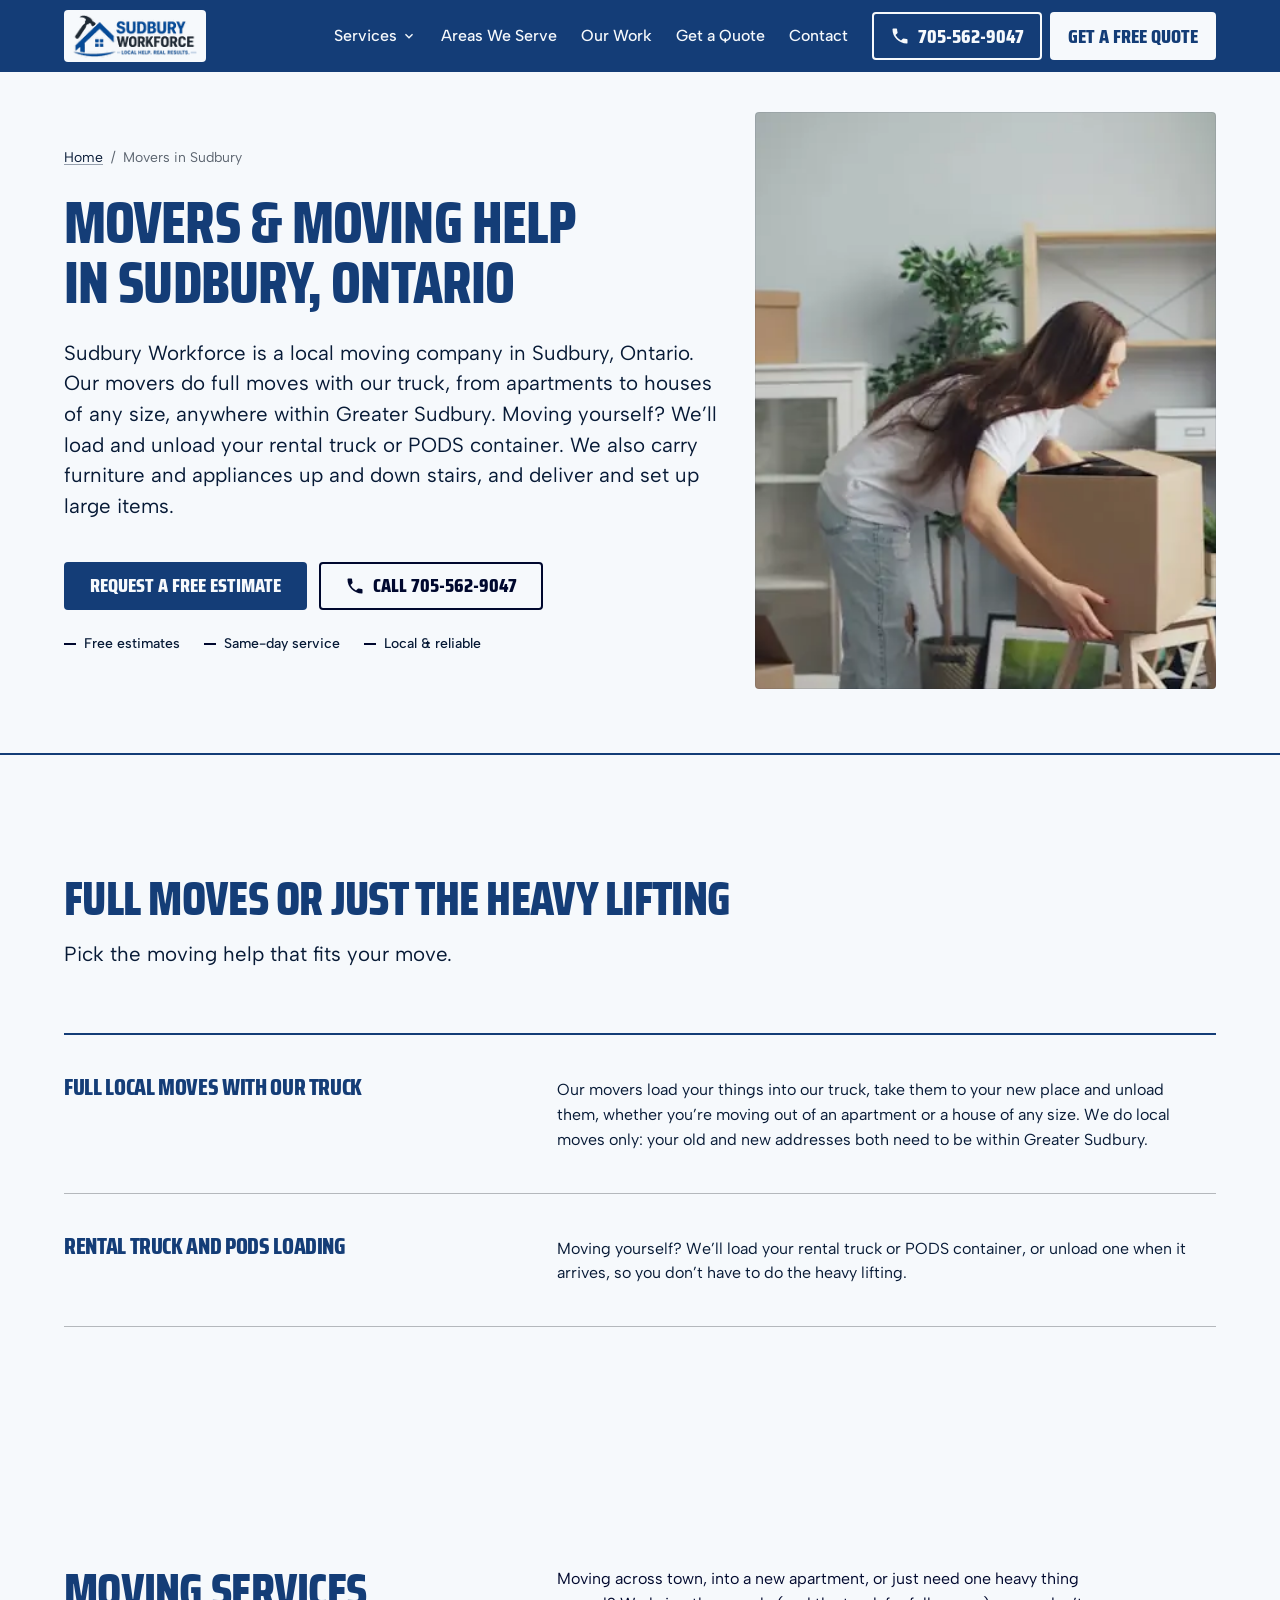
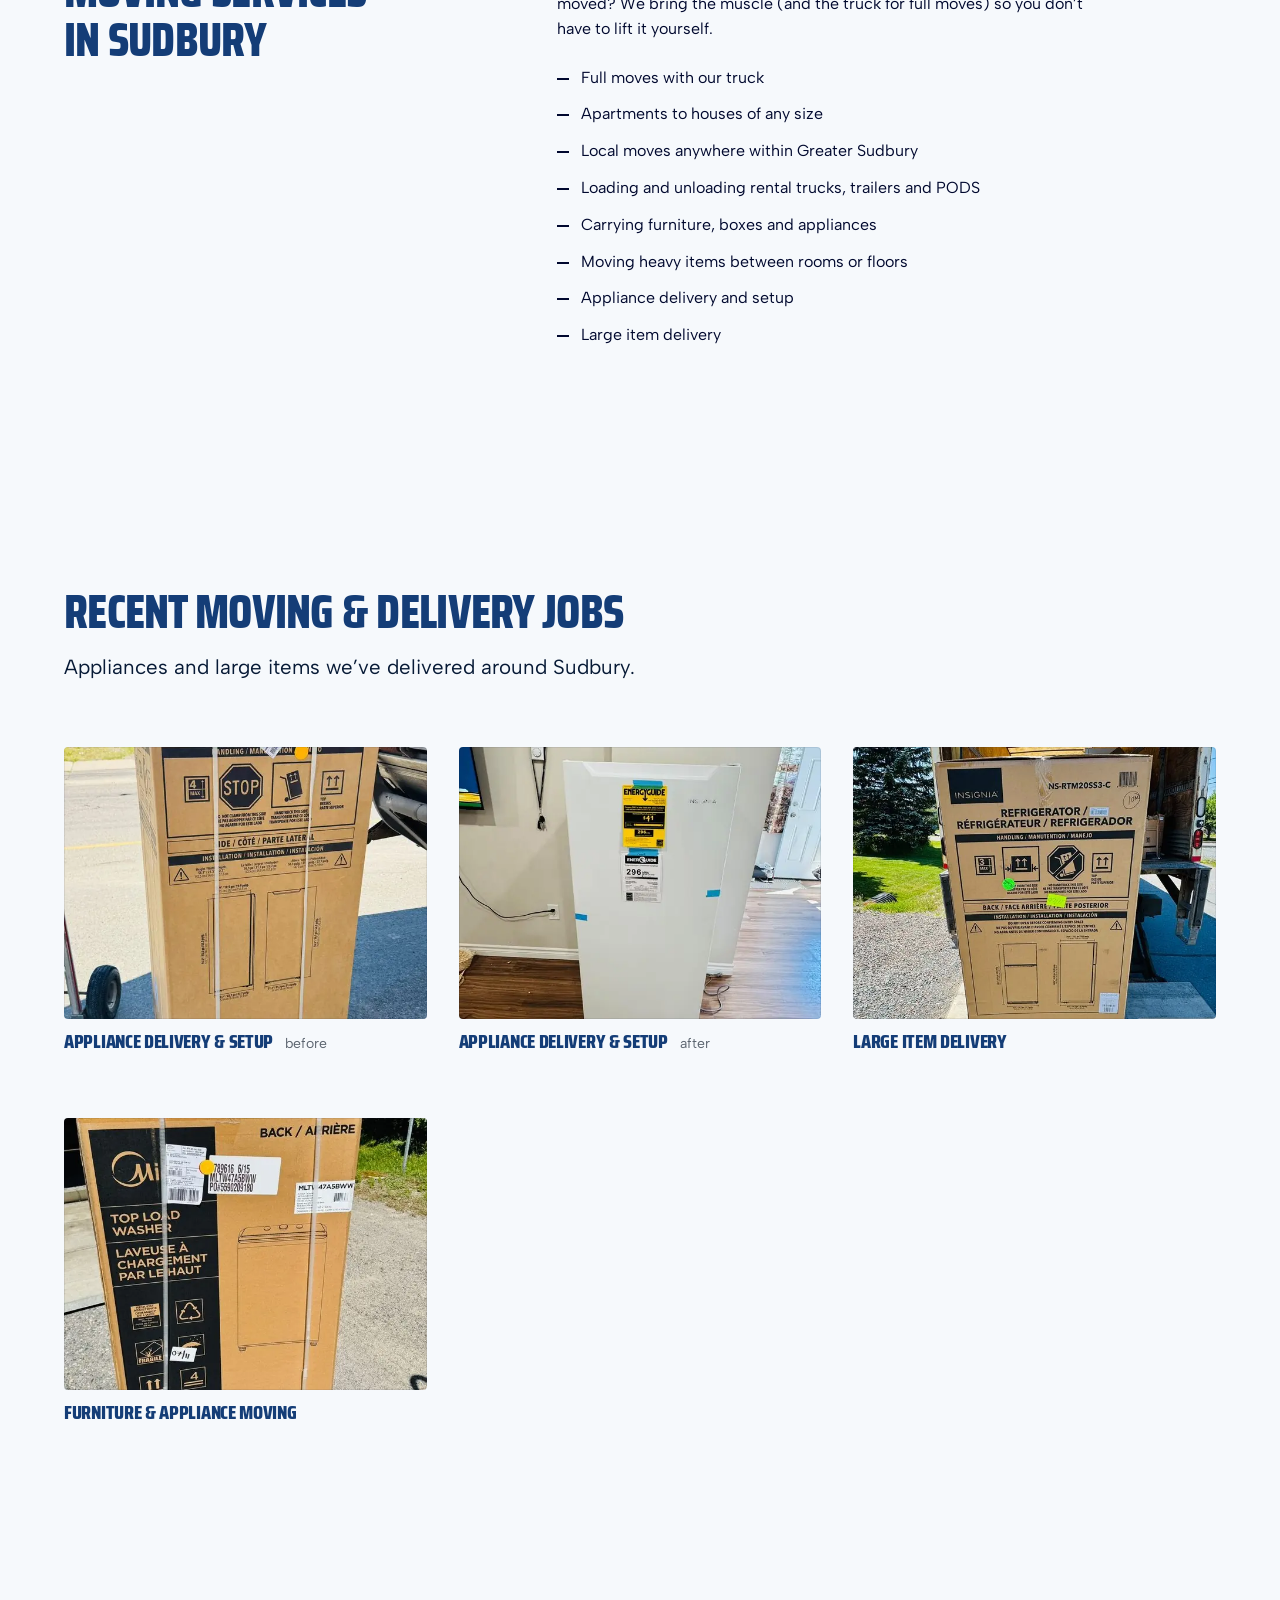
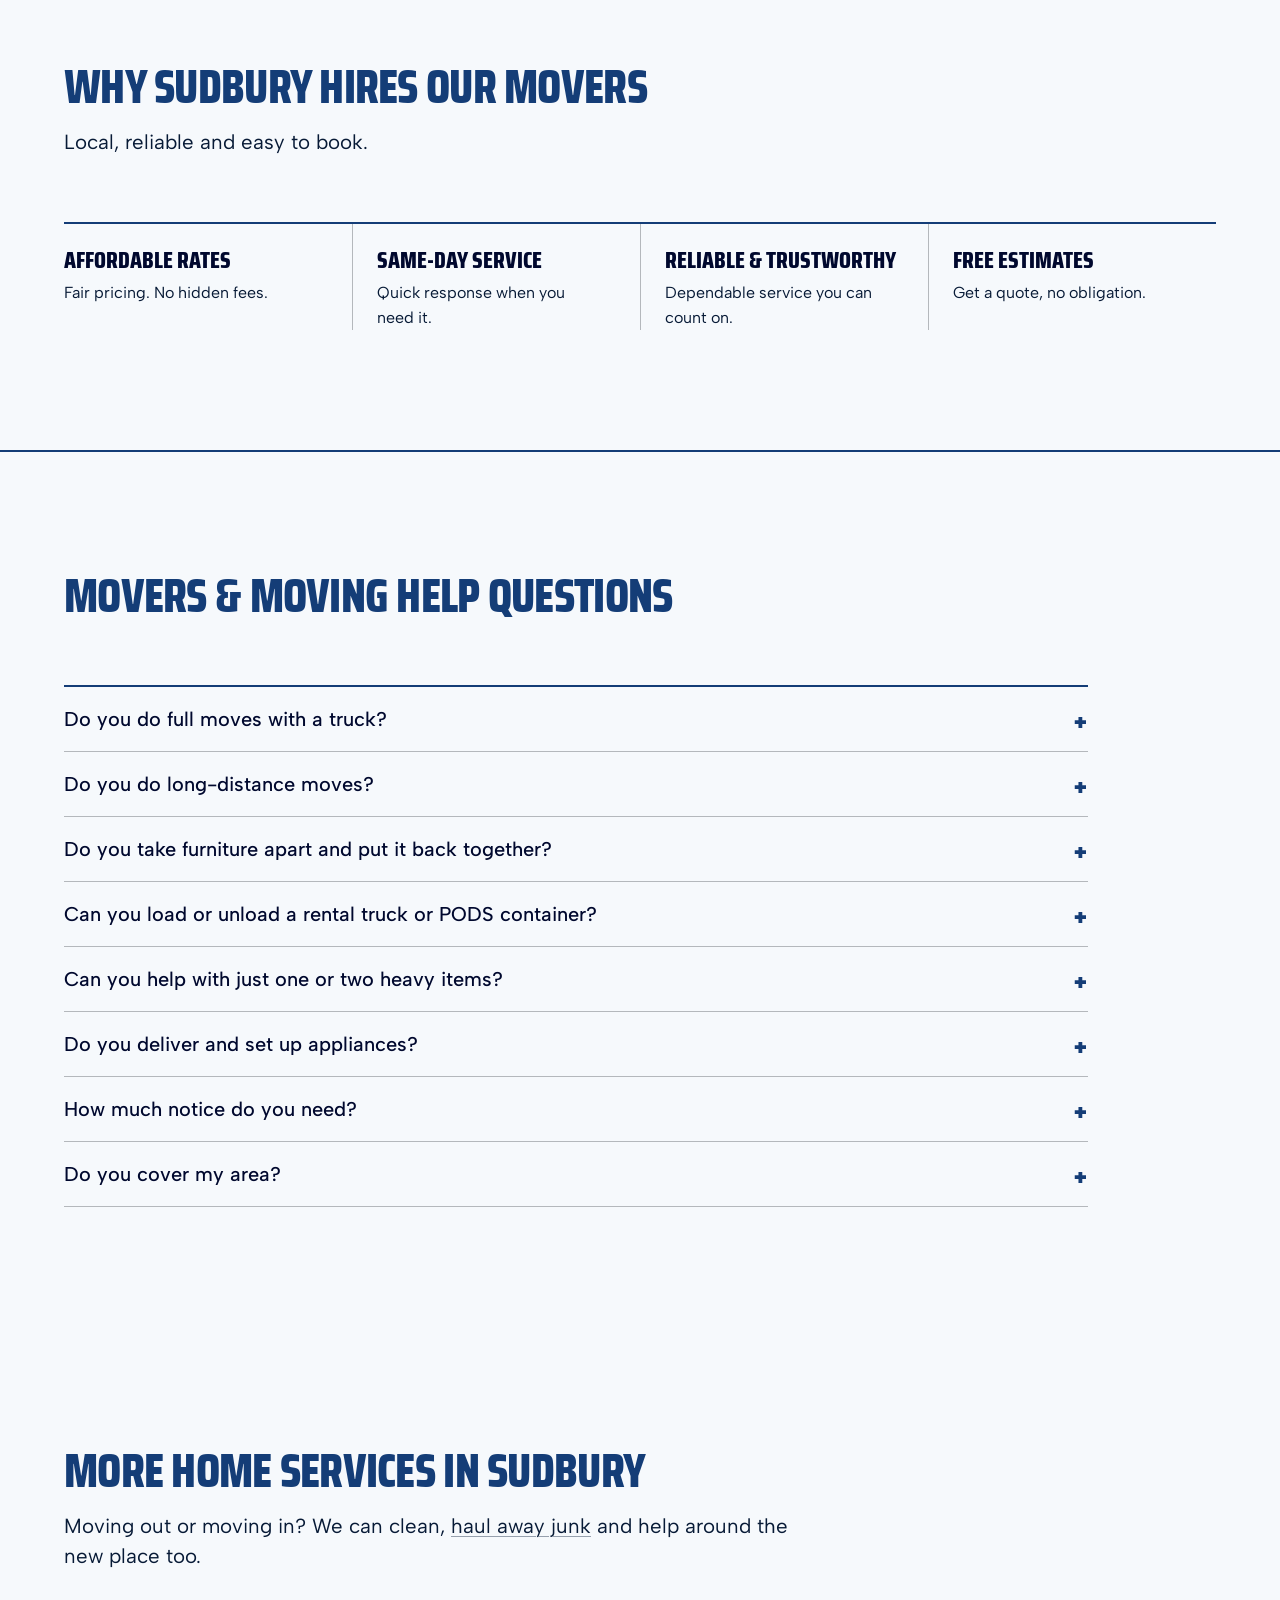
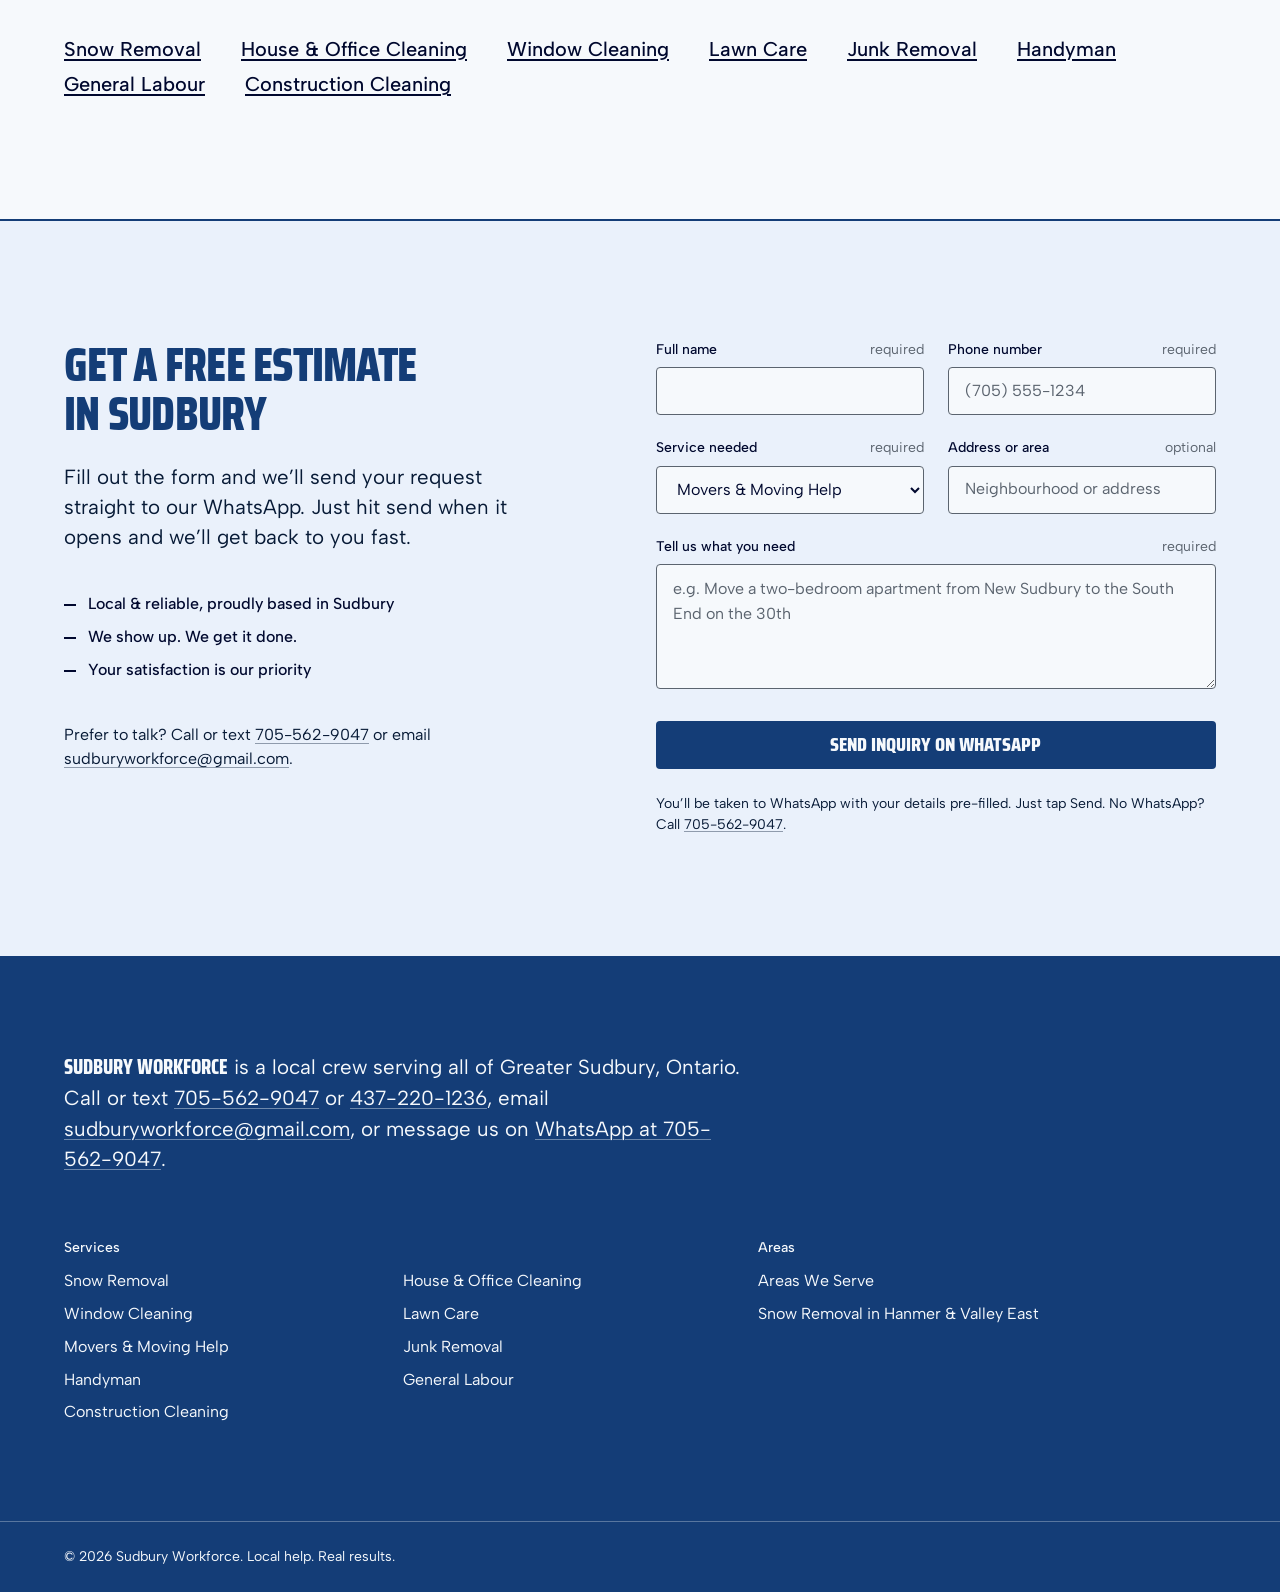
<file: moving-help-sudbury/index.html>
<!DOCTYPE html>
<!-- generated by _src/build.py — edit _src/ -->
<html lang="en-CA">
<head>
<meta charset="UTF-8">
<meta name="viewport" content="width=device-width, initial-scale=1.0">
<title>Movers in Sudbury, ON | Moving Company &amp; Moving Help</title>
<meta name="description" content="Movers in Sudbury, ON: full local moves with our truck, from apartments to houses of any size, plus loading for rental trucks and PODS. Free estimates.">
<meta name="google-site-verification" content="tovDfg6iRp2TiHayyY90ySzN4tDeOoT_SZ8wtpF53Ss">
<link rel="canonical" href="https://sudburyworkforce.github.io/sudburyworkforce/moving-help-sudbury/">
<meta property="og:type" content="website">
<meta property="og:site_name" content="Sudbury Workforce">
<meta property="og:locale" content="en_CA">
<meta property="og:title" content="Movers in Sudbury, ON | Moving Company &amp; Moving Help">
<meta property="og:description" content="Movers in Sudbury, ON: full local moves with our truck, from apartments to houses of any size, plus loading for rental trucks and PODS. Free estimates.">
<meta property="og:url" content="https://sudburyworkforce.github.io/sudburyworkforce/moving-help-sudbury/">
<meta property="og:image" content="https://sudburyworkforce.github.io/sudburyworkforce/images/opt/og/moving.jpg">
<meta property="og:image:width" content="1200">
<meta property="og:image:height" content="630">
<meta property="og:image:alt" content="Moving and lifting assistance">
<meta name="twitter:card" content="summary_large_image">
<meta name="twitter:title" content="Movers in Sudbury, ON | Moving Company &amp; Moving Help">
<meta name="twitter:description" content="Movers in Sudbury, ON: full local moves with our truck, from apartments to houses of any size, plus loading for rental trucks and PODS. Free estimates.">
<meta name="twitter:image" content="https://sudburyworkforce.github.io/sudburyworkforce/images/opt/og/moving.jpg">
<link rel="icon" sizes="16x16 32x32 48x48" href="../images/opt/favicon.ico?v=3f25630f">
<link rel="icon" type="image/png" sizes="32x32" href="../images/opt/favicon-32.png?v=912d21ab">
<link rel="apple-touch-icon" href="../images/opt/apple-touch-icon.png?v=6f25da8b">
<meta name="theme-color" content="#153d77">
<link rel="preconnect" href="https://fonts.googleapis.com">
<link rel="preconnect" href="https://fonts.gstatic.com" crossorigin>
<link rel="stylesheet" href="https://fonts.googleapis.com/css2?family=Saira+Condensed:wght@800&amp;family=Albert+Sans:wght@400;500&amp;display=swap">
<link rel="stylesheet" href="../tokens.css?v=bd1f2a1b">
<link rel="stylesheet" href="../base.css?v=f38898cc">
<link rel="stylesheet" href="../styles.css?v=c81ef225">
<script type="application/ld+json">{"@context":"https://schema.org","@graph":[{"@type":"HomeAndConstructionBusiness","@id":"https://sudburyworkforce.github.io/sudburyworkforce/#business","name":"Sudbury Workforce","url":"https://sudburyworkforce.github.io/sudburyworkforce/","logo":"https://sudburyworkforce.github.io/sudburyworkforce/images/opt/logo-411.png","image":"https://sudburyworkforce.github.io/sudburyworkforce/images/opt/og/snow.jpg","description":"Snow removal, house, office, window and construction cleaning, junk removal, moving, lawn care, handyman jobs and general labour in Greater Sudbury, ON.","slogan":"Local help. Real results.","telephone":"+1-705-562-9047","email":"sudburyworkforce@gmail.com","contactPoint":[{"@type":"ContactPoint","contactType":"customer service","telephone":"+1-705-562-9047","email":"sudburyworkforce@gmail.com","availableLanguage":"English"}],"address":{"@type":"PostalAddress","addressLocality":"Sudbury","addressRegion":"ON","addressCountry":"CA"},"areaServed":[{"@type":"City","name":"Greater Sudbury, ON"},{"@type":"Place","name":"Sudbury, ON"},{"@type":"Place","name":"Hanmer, ON"},{"@type":"Place","name":"Val Caron, ON"},{"@type":"Place","name":"Val Thérèse, ON"},{"@type":"Place","name":"Blezard Valley, ON"},{"@type":"Place","name":"Capreol, ON"},{"@type":"Place","name":"Chelmsford, ON"},{"@type":"Place","name":"Azilda, ON"},{"@type":"Place","name":"Lively, ON"},{"@type":"Place","name":"Walden, ON"},{"@type":"Place","name":"Copper Cliff, ON"},{"@type":"Place","name":"Garson, ON"},{"@type":"Place","name":"Falconbridge, ON"},{"@type":"Place","name":"Coniston, ON"}],"hasOfferCatalog":{"@type":"OfferCatalog","name":"Services","itemListElement":[{"@type":"Offer","itemOffered":{"@type":"Service","name":"Snow Removal","url":"https://sudburyworkforce.github.io/sudburyworkforce/snow-removal-sudbury/"}},{"@type":"Offer","itemOffered":{"@type":"Service","name":"House & Office Cleaning","url":"https://sudburyworkforce.github.io/sudburyworkforce/house-cleaning-sudbury/"}},{"@type":"Offer","itemOffered":{"@type":"Service","name":"Window Cleaning","url":"https://sudburyworkforce.github.io/sudburyworkforce/window-cleaning-sudbury/"}},{"@type":"Offer","itemOffered":{"@type":"Service","name":"Lawn Care","url":"https://sudburyworkforce.github.io/sudburyworkforce/lawn-care-sudbury/"}},{"@type":"Offer","itemOffered":{"@type":"Service","name":"Movers & Moving Help","url":"https://sudburyworkforce.github.io/sudburyworkforce/moving-help-sudbury/"}},{"@type":"Offer","itemOffered":{"@type":"Service","name":"Junk Removal","url":"https://sudburyworkforce.github.io/sudburyworkforce/junk-removal-sudbury/"}},{"@type":"Offer","itemOffered":{"@type":"Service","name":"Handyman","url":"https://sudburyworkforce.github.io/sudburyworkforce/handyman-sudbury/"}},{"@type":"Offer","itemOffered":{"@type":"Service","name":"General Labour","url":"https://sudburyworkforce.github.io/sudburyworkforce/general-labour-sudbury/"}},{"@type":"Offer","itemOffered":{"@type":"Service","name":"Construction Cleaning","url":"https://sudburyworkforce.github.io/sudburyworkforce/construction-cleaning-sudbury/"}}]}},{"@type":"Service","@id":"https://sudburyworkforce.github.io/sudburyworkforce/moving-help-sudbury/#service","name":"Movers in Sudbury","serviceType":"Movers & Moving Help","description":"Movers in Sudbury, ON: full local moves with our truck, from apartments to houses of any size, plus loading for rental trucks and PODS. Free estimates.","url":"https://sudburyworkforce.github.io/sudburyworkforce/moving-help-sudbury/","provider":{"@id":"https://sudburyworkforce.github.io/sudburyworkforce/#business"},"areaServed":[{"@type":"City","name":"Greater Sudbury, ON"}]},{"@type":"BreadcrumbList","@id":"https://sudburyworkforce.github.io/sudburyworkforce/moving-help-sudbury/#breadcrumb","itemListElement":[{"@type":"ListItem","position":1,"name":"Home","item":"https://sudburyworkforce.github.io/sudburyworkforce/"},{"@type":"ListItem","position":2,"name":"Movers in Sudbury","item":"https://sudburyworkforce.github.io/sudburyworkforce/moving-help-sudbury/"}]},{"@type":"FAQPage","@id":"https://sudburyworkforce.github.io/sudburyworkforce/moving-help-sudbury/#faq","url":"https://sudburyworkforce.github.io/sudburyworkforce/moving-help-sudbury/","mainEntity":[{"@type":"Question","name":"Do you do full moves with a truck?","acceptedAnswer":{"@type":"Answer","text":"Yes. Our movers do full moves with our truck, from apartments to houses of any size, anywhere within Greater Sudbury."}},{"@type":"Question","name":"Do you do long-distance moves?","acceptedAnswer":{"@type":"Answer","text":"No. We only do local moves within Greater Sudbury, so your old and new addresses both need to be in the city."}},{"@type":"Question","name":"Do you take furniture apart and put it back together?","acceptedAnswer":{"@type":"Answer","text":"No. We don’t take furniture apart or put it back together, so please have beds, tables and anything that won’t fit through a doorway ready to move before moving day."}},{"@type":"Question","name":"Can you load or unload a rental truck or PODS container?","acceptedAnswer":{"@type":"Answer","text":"Yes. We’ll load your rental truck, trailer or PODS container, or unload one when it arrives."}},{"@type":"Question","name":"Can you help with just one or two heavy items?","acceptedAnswer":{"@type":"Answer","text":"Yes. Whether it’s a whole apartment or one fridge up the stairs, we can help with as much or as little as you need."}},{"@type":"Question","name":"Do you deliver and set up appliances?","acceptedAnswer":{"@type":"Answer","text":"Yes. We deliver large items like freezers, fridges and washers, and we can set them up where you want them (see the jobs above)."}},{"@type":"Question","name":"How much notice do you need?","acceptedAnswer":{"@type":"Answer","text":"We offer same-day service when you’re in a pinch. For a full move, get in touch as early as you can so we can plan the day with you. Estimates are always free."}},{"@type":"Question","name":"Do you cover my area?","acceptedAnswer":{"@type":"Answer","text":"We help with moves all over Greater Sudbury, from New Sudbury and Minnow Lake to Val Caron, Azilda and Lively. See all the areas we serve."}}]}]}</script>
</head>
<body>
<a class="skip-link" href="#top">Skip to content</a>

<header class="site-header">
  <div class="container">
  <div class="header-inner">
    <a href="../" class="logo"><picture><source type="image/webp" srcset="../images/opt/logo-137.webp 137w, ../images/opt/logo-274.webp 274w, ../images/opt/logo-411.webp 411w" sizes="(min-width: 480px) 137px, 114px"><img src="../images/opt/logo-137.png" srcset="../images/opt/logo-137.png 137w, ../images/opt/logo-274.png 274w, ../images/opt/logo-411.png 411w" sizes="(min-width: 480px) 137px, 114px" width="137" height="48" alt="Sudbury Workforce - Local Help. Real Results." class="logo-img"></picture></a>
    <nav class="main-nav" id="main-nav" aria-label="Main">
      <div class="nav-dropdown"><button type="button" class="nav-dropdown-toggle" aria-expanded="false" aria-controls="nav-services">Services<svg class="icon icon-chevron" viewBox="0 0 24 24" width="16" height="16" aria-hidden="true" focusable="false"><path fill="currentColor" d="M7.4 8.6 12 13.2l4.6-4.6L18 10l-6 6-6-6z"/></svg></button><ul class="sub-menu" id="nav-services"><li><a href="../snow-removal-sudbury/">Snow Removal</a></li><li><a href="../house-cleaning-sudbury/">House &amp; Office Cleaning</a></li><li><a href="../window-cleaning-sudbury/">Window Cleaning</a></li><li><a href="../lawn-care-sudbury/">Lawn Care</a></li><li><a href="./" aria-current="page">Movers &amp; Moving Help</a></li><li><a href="../junk-removal-sudbury/">Junk Removal</a></li><li><a href="../handyman-sudbury/">Handyman</a></li><li><a href="../general-labour-sudbury/">General Labour</a></li><li><a href="../construction-cleaning-sudbury/">Construction Cleaning</a></li><li class="sub-menu-all"><a href="../#services">See all services</a></li></ul></div>
      <a href="../areas-we-serve/">Areas We Serve</a>
      <a href="../#work">Our Work</a>
      <a href="#inquiry">Get a Quote</a>
      <a href="#contact">Contact</a>
    </nav>
    <div class="header-actions">
      <a href="tel:+17055629047" class="btn btn-call" aria-label="Call 705-562-9047"><svg class="icon" viewBox="0 0 24 24" width="18" height="18" aria-hidden="true" focusable="false"><path fill="currentColor" d="M6.6 10.8a15.1 15.1 0 0 0 6.6 6.6l2.2-2.2a1 1 0 0 1 1-.25 11.4 11.4 0 0 0 3.6.57 1 1 0 0 1 1 1V20a1 1 0 0 1-1 1A17 17 0 0 1 3 4a1 1 0 0 1 1-1h3.5a1 1 0 0 1 1 1c0 1.25.2 2.45.57 3.57a1 1 0 0 1-.25 1z"/></svg><span class="btn-call-label">Call</span><span class="btn-call-number">705-562-9047</span></a>
      <a href="#inquiry" class="btn btn-header">Get a Free Quote</a>
    </div>
    <button class="nav-toggle" id="nav-toggle" aria-label="Toggle menu" aria-expanded="false" aria-controls="main-nav">
      <span></span><span></span><span></span>
    </button>
  </div>
  </div>
</header>

<main id="top">

<section class="hero page-hero">
  <div class="container hero-inner">
    <div class="hero-copy">
      <nav class="breadcrumb" aria-label="Breadcrumb"><ol><li><a href="../">Home</a></li><li aria-current="page">Movers in Sudbury</li></ol></nav>
      <h1>Movers &amp; Moving Help in Sudbury, Ontario</h1>
      <p>Sudbury Workforce is a local moving company in Sudbury, Ontario. Our movers do full moves with our truck, from apartments to houses of any size, anywhere within Greater Sudbury. Moving yourself? We’ll load and unload your rental truck or PODS container. We also carry furniture and appliances up and down stairs, and deliver and set up large items.</p>
      <div class="hero-actions"><a href="#inquiry" class="btn btn-primary">Request a Free Estimate</a><a href="tel:+17055629047" class="btn btn-outline"><svg class="icon" viewBox="0 0 24 24" width="18" height="18" aria-hidden="true" focusable="false"><path fill="currentColor" d="M6.6 10.8a15.1 15.1 0 0 0 6.6 6.6l2.2-2.2a1 1 0 0 1 1-.25 11.4 11.4 0 0 0 3.6.57 1 1 0 0 1 1 1V20a1 1 0 0 1-1 1A17 17 0 0 1 3 4a1 1 0 0 1 1-1h3.5a1 1 0 0 1 1 1c0 1.25.2 2.45.57 3.57a1 1 0 0 1-.25 1z"/></svg><span>Call 705-562-9047</span></a></div>
      <ul class="hero-points"><li>Free estimates</li><li>Same-day service</li><li>Local &amp; reliable</li></ul>
    </div>
    <div class="hero-art">
      <div class="hero-photo photo"><picture><source type="image/webp" srcset="../images/opt/moving-240.webp 240w, ../images/opt/moving-480.webp 480w, ../images/opt/moving-600.webp 600w" sizes="(min-width: 1440px) 640px, (min-width: 60rem) 45vw, 100vw"><img src="../images/opt/moving-600.jpg" srcset="../images/opt/moving-240.jpg 240w, ../images/opt/moving-480.jpg 480w, ../images/opt/moving-600.jpg 600w" sizes="(min-width: 1440px) 640px, (min-width: 60rem) 45vw, 100vw" width="600" height="450" alt="Moving and lifting assistance" decoding="async" fetchpriority="high"></picture></div>
    </div>
  </div>
</section>

<section class="section section-alt">
  <div class="container">
    <h2 class="section-title">Full Moves or Just the Heavy Lifting</h2>
    <p class="section-sub">Pick the moving help that fits your move.</p>
    <div class="info-grid">
      <div class="info-card">
        <h3>Full Local Moves With Our Truck</h3>
        <p>Our movers load your things into our truck, take them to your new place and unload them, whether you’re moving out of an apartment or a house of any size. We do local moves only: your old and new addresses both need to be within Greater Sudbury.</p>
      </div>
      <div class="info-card">
        <h3>Rental Truck and PODS Loading</h3>
        <p>Moving yourself? We’ll load your rental truck or PODS container, or unload one when it arrives, so you don’t have to do the heavy lifting.</p>
      </div>
    </div>
  </div>
</section>

<section class="section">
  <div class="container content">
    <h2>Moving Services in Sudbury</h2>
    <p>Moving across town, into a new apartment, or just need one heavy thing moved? We bring the muscle (and the truck for full moves) so you don’t have to lift it yourself.</p>
    <ul class="check-list">
      <li>Full moves with our truck</li>
      <li>Apartments to houses of any size</li>
      <li>Local moves anywhere within Greater Sudbury</li>
      <li>Loading and unloading rental trucks, trailers and PODS</li>
      <li>Carrying furniture, boxes and appliances</li>
      <li>Moving heavy items between rooms or floors</li>
      <li>Appliance delivery and setup</li>
      <li>Large item delivery</li>
    </ul>
  </div>
</section>

<section class="work">
  <div class="container">
    <h2 class="section-title">Recent Moving &amp; Delivery Jobs</h2>
    <p class="section-sub">Appliances and large items we’ve delivered around Sudbury.</p>
    <div class="work-grid"><figure class="work-card"><div class="work-photo photo"><picture><source type="image/webp" srcset="../images/opt/work/appliance-before-240.webp 240w, ../images/opt/work/appliance-before-480.webp 480w, ../images/opt/work/appliance-before-618.webp 618w" sizes="(min-width: 1440px) 752px, (min-width: 60rem) 52vw, 100vw"><img src="../images/opt/work/appliance-before-618.jpg" srcset="../images/opt/work/appliance-before-240.jpg 240w, ../images/opt/work/appliance-before-480.jpg 480w, ../images/opt/work/appliance-before-618.jpg 618w" sizes="(min-width: 1440px) 752px, (min-width: 60rem) 52vw, 100vw" width="618" height="464" alt="Boxed freezer delivered to a home" loading="lazy" decoding="async"></picture></div><figcaption><h3>Appliance Delivery &amp; Setup</h3> <span class="work-tag">before</span></figcaption></figure><figure class="work-card"><div class="work-photo photo"><picture><source type="image/webp" srcset="../images/opt/work/appliance-after-240.webp 240w, ../images/opt/work/appliance-after-480.webp 480w, ../images/opt/work/appliance-after-618.webp 618w" sizes="(min-width: 1440px) 752px, (min-width: 60rem) 52vw, 100vw"><img src="../images/opt/work/appliance-after-618.jpg" srcset="../images/opt/work/appliance-after-240.jpg 240w, ../images/opt/work/appliance-after-480.jpg 480w, ../images/opt/work/appliance-after-618.jpg 618w" sizes="(min-width: 1440px) 752px, (min-width: 60rem) 52vw, 100vw" width="618" height="464" alt="Freezer unboxed and set up in the home" loading="lazy" decoding="async"></picture></div><figcaption><h3>Appliance Delivery &amp; Setup</h3> <span class="work-tag">after</span></figcaption></figure><figure class="work-card"><div class="work-photo photo"><picture><source type="image/webp" srcset="../images/opt/work/gazebo-delivery-240.webp 240w, ../images/opt/work/gazebo-delivery-480.webp 480w, ../images/opt/work/gazebo-delivery-618.webp 618w" sizes="(min-width: 1440px) 752px, (min-width: 60rem) 52vw, 100vw"><img src="../images/opt/work/gazebo-delivery-618.jpg" srcset="../images/opt/work/gazebo-delivery-240.jpg 240w, ../images/opt/work/gazebo-delivery-480.jpg 480w, ../images/opt/work/gazebo-delivery-618.jpg 618w" sizes="(min-width: 1440px) 752px, (min-width: 60rem) 52vw, 100vw" width="618" height="464" alt="Boxed refrigerator being unloaded from a delivery truck" loading="lazy" decoding="async"></picture></div><figcaption><h3>Large Item Delivery</h3></figcaption></figure><figure class="work-card"><div class="work-photo photo"><picture><source type="image/webp" srcset="../images/opt/work/washer-delivery-240.webp 240w, ../images/opt/work/washer-delivery-480.webp 480w, ../images/opt/work/washer-delivery-618.webp 618w" sizes="(min-width: 1440px) 752px, (min-width: 60rem) 52vw, 100vw"><img src="../images/opt/work/washer-delivery-618.jpg" srcset="../images/opt/work/washer-delivery-240.jpg 240w, ../images/opt/work/washer-delivery-480.jpg 480w, ../images/opt/work/washer-delivery-618.jpg 618w" sizes="(min-width: 1440px) 752px, (min-width: 60rem) 52vw, 100vw" width="618" height="464" alt="Boxed top-load washer delivered to the curb beside the delivery truck" loading="lazy" decoding="async"></picture></div><figcaption><h3>Furniture &amp; Appliance Moving</h3></figcaption></figure></div>
  </div>
</section>

<section class="section">
  <div class="container">
    <h2 class="section-title">Why Sudbury Hires Our Movers</h2>
    <p class="section-sub">Local, reliable and easy to book.</p>
    <div class="features-block"><ul class="feature-list"><li><strong>Affordable Rates</strong><p>Fair pricing. No hidden fees.</p></li><li><strong>Same-Day Service</strong><p>Quick response when you need it.</p></li><li><strong>Reliable &amp; Trustworthy</strong><p>Dependable service you can count on.</p></li><li><strong>Free Estimates</strong><p>Get a quote, no obligation.</p></li></ul></div>
  </div>
</section>

<section class="section section-alt">
  <div class="container">
    <h2 class="section-title">Movers &amp; Moving Help Questions</h2>
    <div class="faq">
      <details>
        <summary>Do you do full moves with a truck?</summary>
        <p>Yes. Our movers do full moves with our truck, from apartments to houses of any size, anywhere within Greater Sudbury.</p>
      </details>
      <details>
        <summary>Do you do long-distance moves?</summary>
        <p>No. We only do local moves within Greater Sudbury, so your old and new addresses both need to be in the city.</p>
      </details>
      <details>
        <summary>Do you take furniture apart and put it back together?</summary>
        <p>No. We don’t take furniture apart or put it back together, so please have beds, tables and anything that won’t fit through a doorway ready to move before moving day.</p>
      </details>
      <details>
        <summary>Can you load or unload a rental truck or PODS container?</summary>
        <p>Yes. We’ll load your rental truck, trailer or PODS container, or unload one when it arrives.</p>
      </details>
      <details>
        <summary>Can you help with just one or two heavy items?</summary>
        <p>Yes. Whether it’s a whole apartment or one fridge up the stairs, we can help with as much or as little as you need.</p>
      </details>
      <details>
        <summary>Do you deliver and set up appliances?</summary>
        <p>Yes. We deliver large items like freezers, fridges and washers, and we can set them up where you want them (see the jobs above).</p>
      </details>
      <details>
        <summary>How much notice do you need?</summary>
        <p>We offer same-day service when you’re in a pinch. For a full move, get in touch as early as you can so we can plan the day with you. Estimates are always free.</p>
      </details>
      <details>
        <summary>Do you cover my area?</summary>
        <p>We help with moves all over Greater Sudbury, from New Sudbury and Minnow Lake to Val Caron, Azilda and Lively. See <a href="../areas-we-serve/">all the areas we serve</a>.</p>
      </details>
    </div>
  </div>
</section>

<section class="section">
  <div class="container">
    <h2 class="section-title">More Home Services in Sudbury</h2>
    <p class="section-sub">Moving out or moving in? We can clean, <a href="../junk-removal-sudbury/">haul away junk</a> and help around the new place too.</p>
    <ul class="link-list"><li><a href="../snow-removal-sudbury/">Snow Removal</a></li><li><a href="../house-cleaning-sudbury/">House &amp; Office Cleaning</a></li><li><a href="../window-cleaning-sudbury/">Window Cleaning</a></li><li><a href="../lawn-care-sudbury/">Lawn Care</a></li><li><a href="../junk-removal-sudbury/">Junk Removal</a></li><li><a href="../handyman-sudbury/">Handyman</a></li><li><a href="../general-labour-sudbury/">General Labour</a></li><li><a href="../construction-cleaning-sudbury/">Construction Cleaning</a></li></ul>
  </div>
</section>

<section class="inquiry" id="inquiry">
  <div class="container inquiry-inner">
    <div class="inquiry-copy">
      <h2>Get a Free Estimate in Sudbury</h2>
      <p class="lead">Fill out the form and we’ll send your request straight to our WhatsApp. Just hit send when it opens and we’ll get back to you fast.</p>
      <ul class="trust-list"><li>Local &amp; reliable, proudly based in Sudbury</li><li>We show up. We get it done.</li><li>Your satisfaction is our priority</li></ul>
      <p class="inquiry-alt">Prefer to talk? Call or text <a href="tel:+17055629047">705-562-9047</a> or email <a href="mailto:sudburyworkforce@gmail.com">sudburyworkforce@gmail.com</a>.</p>
    </div>

    <form id="inquiry-form" class="inquiry-form" novalidate data-whatsapp="17055629047" data-page="Movers in Sudbury" data-service="Movers &amp; Moving Help">
      <div class="form-row">
        <label for="name">Full name <span class="req">required</span></label>
        <input type="text" id="name" name="name" required aria-required="true" autocomplete="name">
      </div>

      <div class="form-row">
        <label for="phone">Phone number <span class="req">required</span></label>
        <input type="tel" id="phone" name="phone" required aria-required="true" autocomplete="tel" inputmode="tel" placeholder="(705) 555-1234">
      </div>

      <div class="form-row">
        <label for="service">Service needed <span class="req">required</span></label>
        <select id="service" name="service" required aria-required="true">
            <option value="" disabled selected>Select a service</option>
            <option>Snow &amp; Ice Clearing</option>
            <option>House, Apartment &amp; Office Cleaning</option>
            <option>Window Cleaning</option>
            <option>Lawn Care / Grass Cutting</option>
            <option>Movers &amp; Moving Help</option>
            <option>Junk Removal &amp; Cleanouts</option>
            <option>Odd Jobs / Handyman Tasks</option>
            <option>Construction &amp; General Labour</option>
            <option>Construction Cleaning</option>
            <option>Something else</option>
        </select>
      </div>

      <div class="form-row">
        <label for="address">Address or area <span class="req">optional</span></label>
        <input type="text" id="address" name="address" autocomplete="street-address" placeholder="Neighbourhood or address">
      </div>

      <div class="form-row form-row-wide">
        <label for="message">Tell us what you need <span class="req">required</span></label>
        <textarea id="message" name="message" rows="4" required aria-required="true" placeholder="e.g. Move a two-bedroom apartment from New Sudbury to the South End on the 30th"></textarea>
      </div>

      <p id="form-error" class="form-error" role="alert" hidden>Please fill in your name, phone, service and details.</p>

      <button type="submit" class="btn btn-primary btn-full">Send Inquiry on WhatsApp</button>
      <p class="form-note">You’ll be taken to WhatsApp with your details pre-filled. Just tap Send. No WhatsApp? Call <a href="tel:+17055629047">705-562-9047</a>.</p>
    </form>
  </div>
</section>

</main>

<footer class="site-footer" id="contact">
  <div class="container footer-inner">
    <p class="footer-colophon"><strong>Sudbury Workforce</strong> is a local crew serving all of Greater Sudbury, Ontario. Call or text <a href="tel:+17055629047">705-562-9047</a> or <a href="tel:+14372201236">437-220-1236</a>, email <a href="mailto:sudburyworkforce@gmail.com">sudburyworkforce@gmail.com</a>, or message us on <a href="https://wa.me/17055629047?text=Hi%20Sudbury%20Workforce%21%20I%27d%20like%20a%20free%20estimate.%0APage%3A%20Movers%20in%20Sudbury" target="_blank" rel="noopener">WhatsApp at 705-562-9047</a>.</p>
    <div class="footer-nav">
      <div>
        <h2 class="footer-heading">Services</h2>
        <ul class="footer-list footer-list-cols"><li><a href="../snow-removal-sudbury/">Snow Removal</a></li><li><a href="../house-cleaning-sudbury/">House &amp; Office Cleaning</a></li><li><a href="../window-cleaning-sudbury/">Window Cleaning</a></li><li><a href="../lawn-care-sudbury/">Lawn Care</a></li><li><a href="./">Movers &amp; Moving Help</a></li><li><a href="../junk-removal-sudbury/">Junk Removal</a></li><li><a href="../handyman-sudbury/">Handyman</a></li><li><a href="../general-labour-sudbury/">General Labour</a></li><li><a href="../construction-cleaning-sudbury/">Construction Cleaning</a></li></ul>
      </div>
      <div>
        <h2 class="footer-heading">Areas</h2>
        <ul class="footer-list"><li><a href="../areas-we-serve/">Areas We Serve</a></li><li><a href="../snow-removal-hanmer-valley-east/">Snow Removal in Hanmer &amp; Valley East</a></li></ul>
      </div>
    </div>
  </div>
  <div class="footer-bottom">
    <div class="container">&copy; <span id="year"></span> Sudbury Workforce. Local help. Real results.</div>
  </div>
</footer>

<nav class="mobile-bar" aria-label="Call or message us"><a class="mobile-bar-call" href="tel:+17055629047"><svg class="icon" viewBox="0 0 24 24" width="18" height="18" aria-hidden="true" focusable="false"><path fill="currentColor" d="M6.6 10.8a15.1 15.1 0 0 0 6.6 6.6l2.2-2.2a1 1 0 0 1 1-.25 11.4 11.4 0 0 0 3.6.57 1 1 0 0 1 1 1V20a1 1 0 0 1-1 1A17 17 0 0 1 3 4a1 1 0 0 1 1-1h3.5a1 1 0 0 1 1 1c0 1.25.2 2.45.57 3.57a1 1 0 0 1-.25 1z"/></svg><span>Call</span></a><a class="mobile-bar-wa" href="https://wa.me/17055629047?text=Hi%20Sudbury%20Workforce%21%20I%27d%20like%20a%20free%20estimate.%0APage%3A%20Movers%20in%20Sudbury" target="_blank" rel="noopener"><svg class="icon" viewBox="0 0 24 24" width="18" height="18" aria-hidden="true" focusable="false"><path fill="currentColor" d="M12 2C6.5 2 2 6 2 11c0 2.6 1.3 5 3.3 6.6L4.5 22l4.6-2.2c.9.2 1.9.3 2.9.3 5.5 0 10-4 10-9S17.5 2 12 2z"/></svg><span>WhatsApp</span></a></nav>

<script src="../script.js?v=29c923d4"></script>
</body>
</html>
</file>
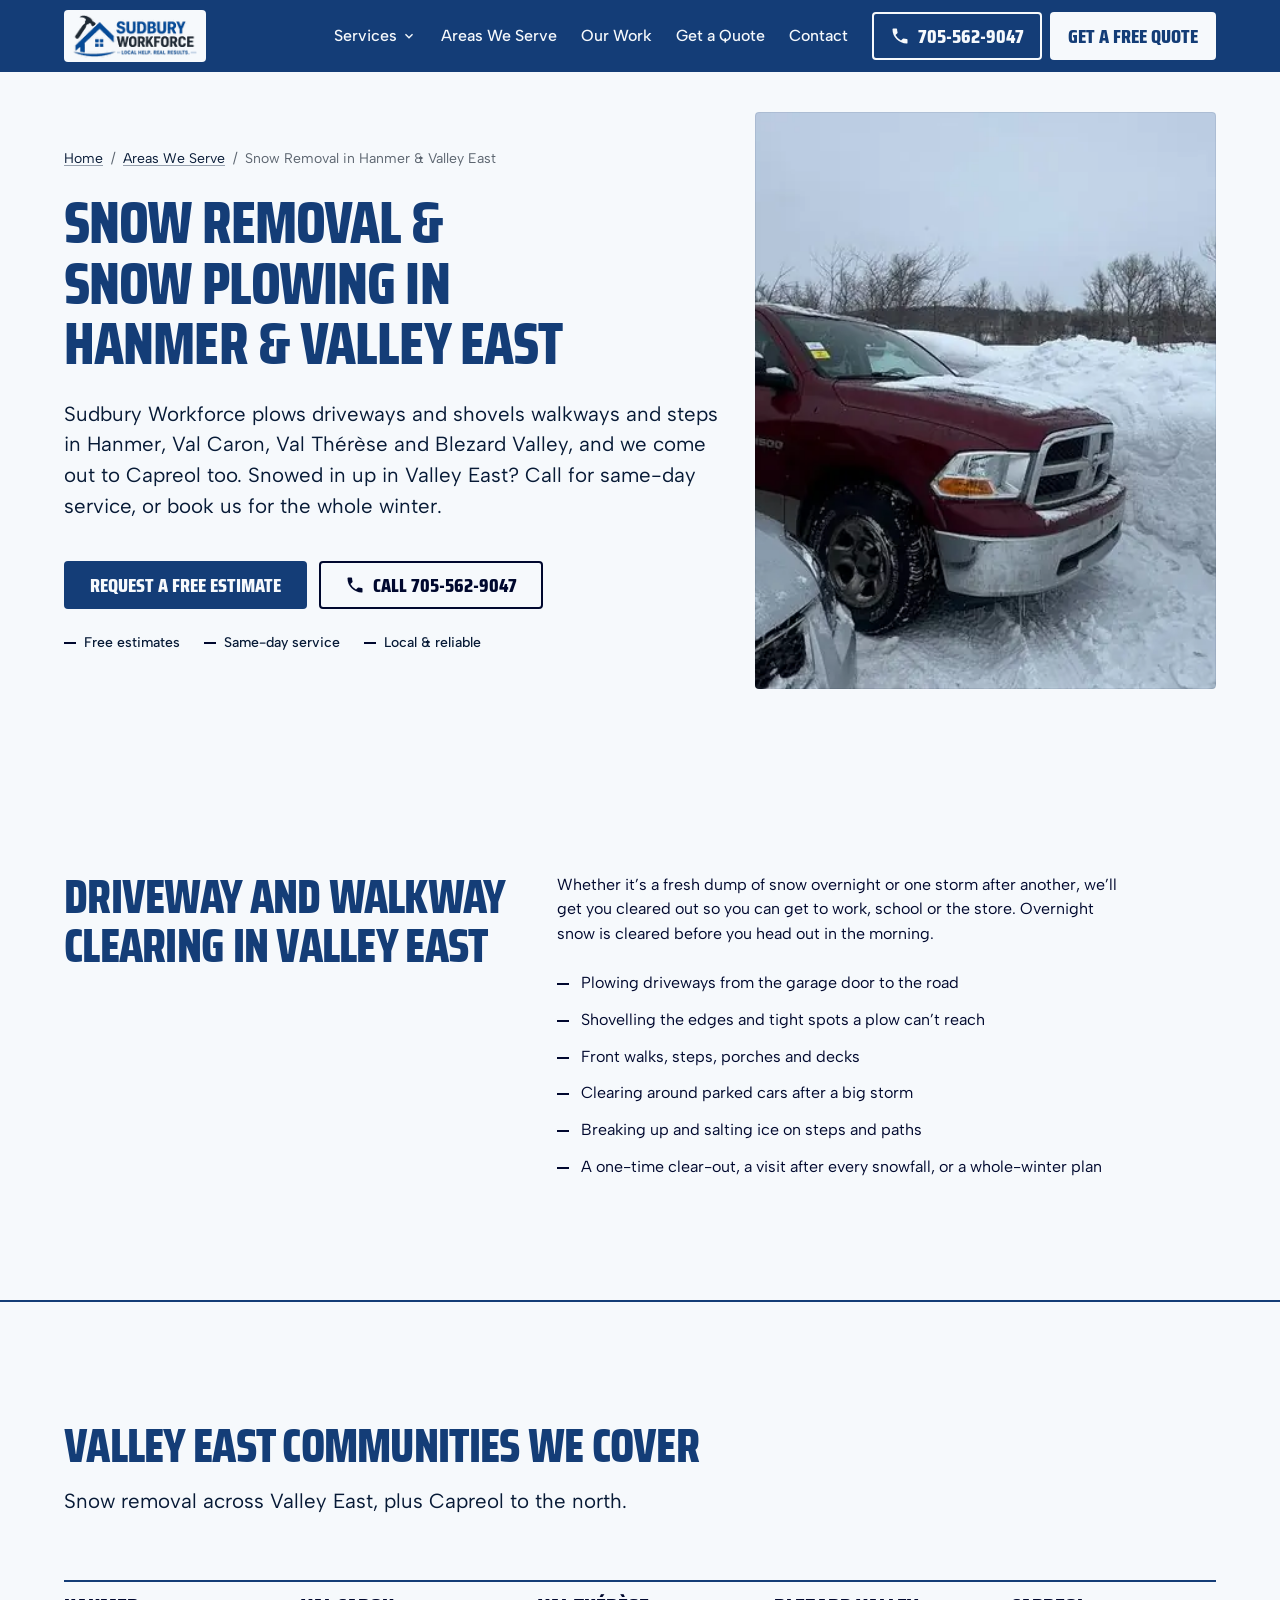
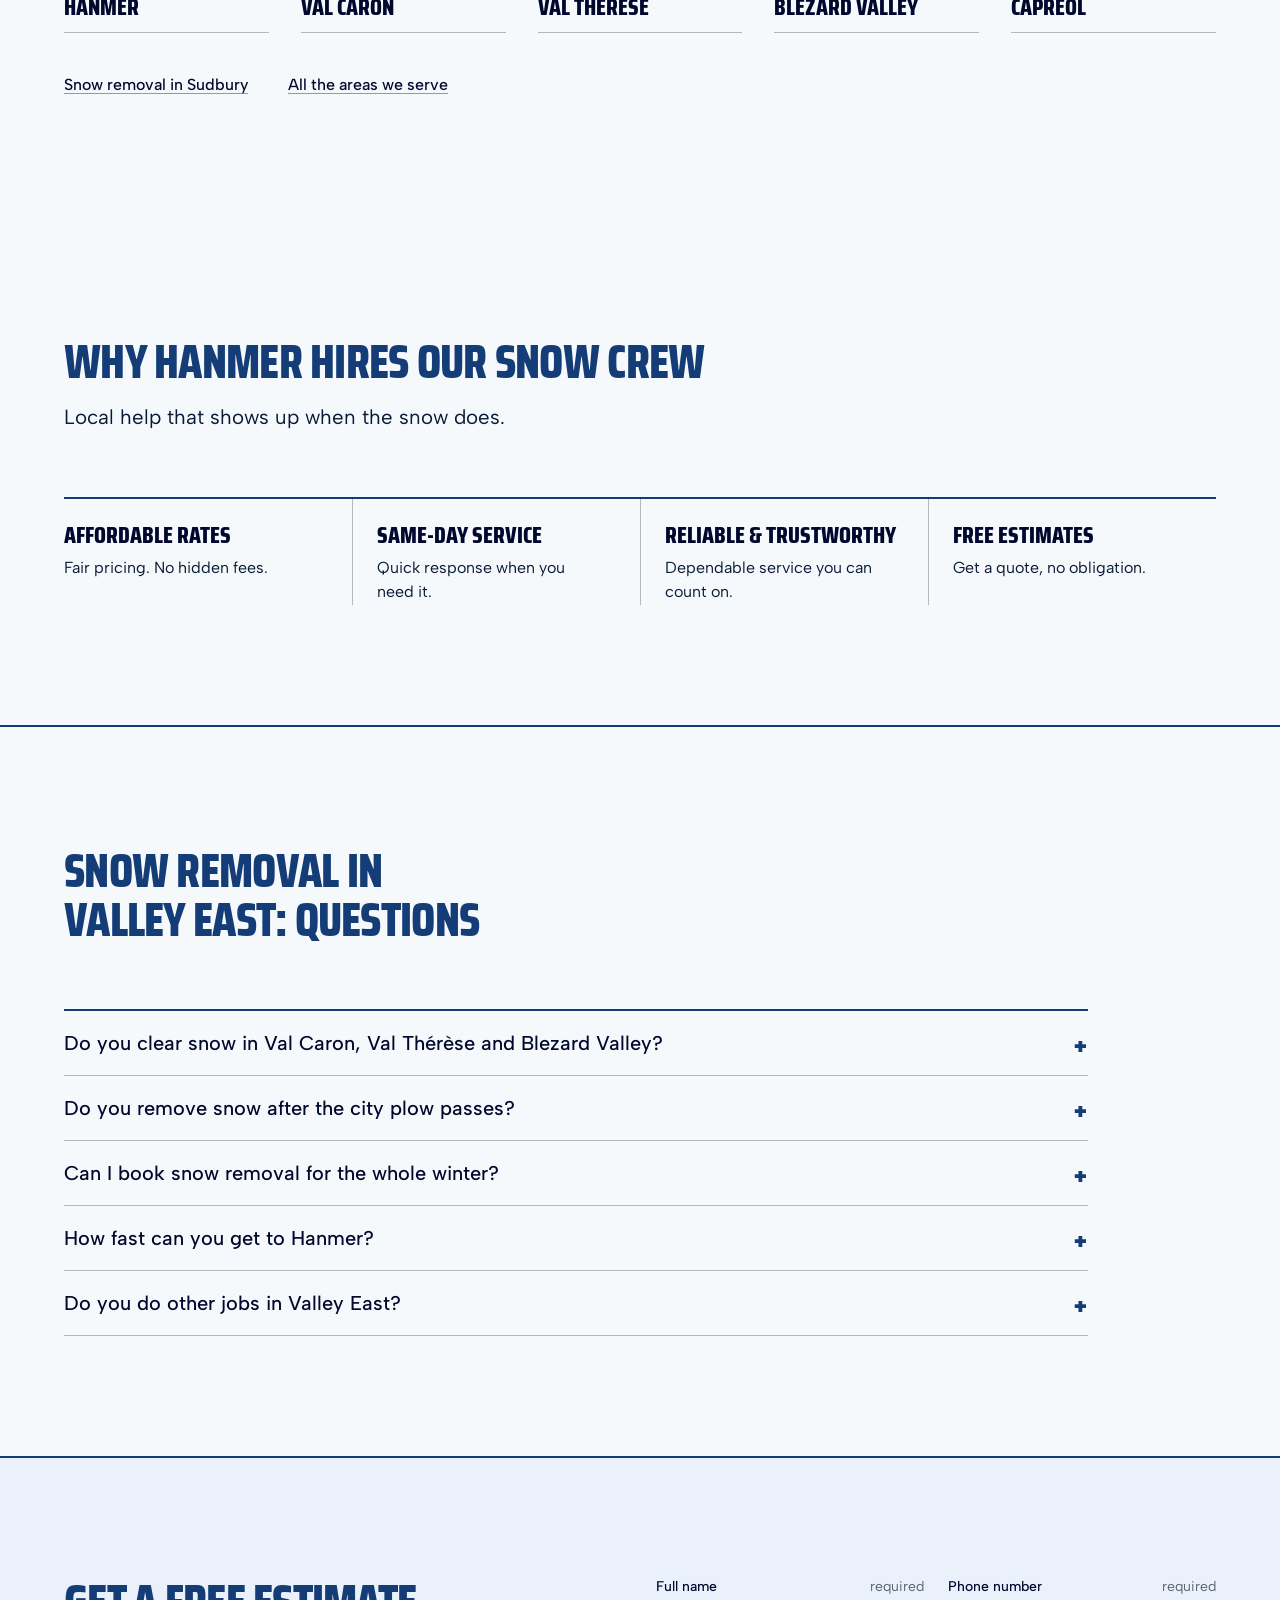
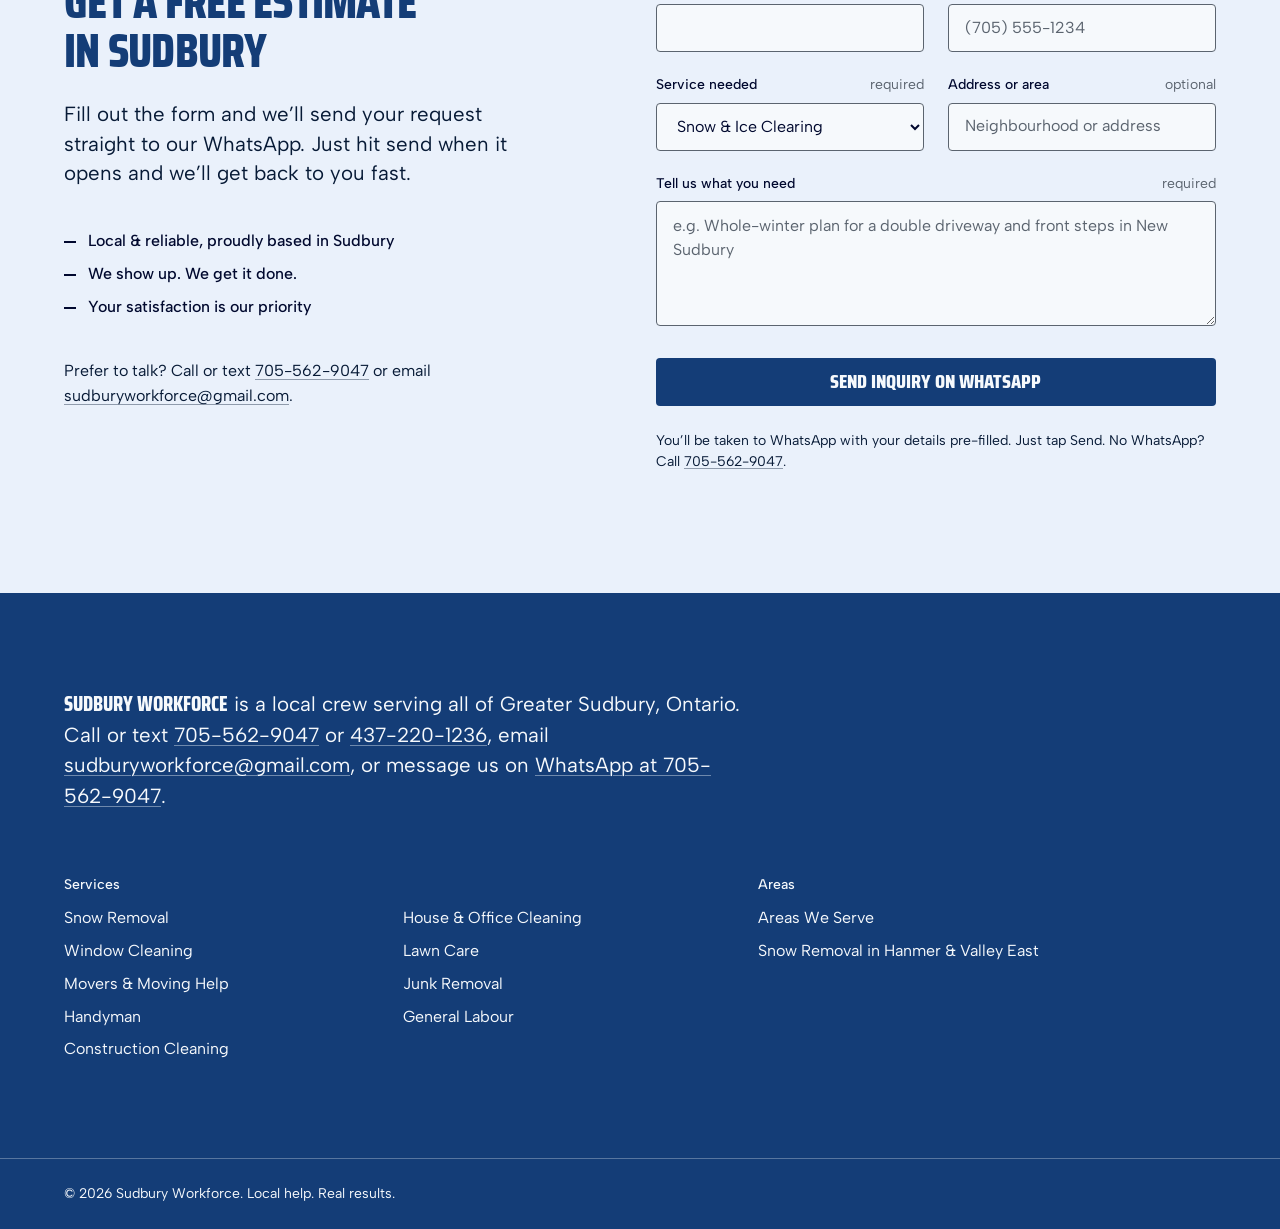
<file: snow-removal-hanmer-valley-east/index.html>
<!DOCTYPE html>
<!-- generated by _src/build.py — edit _src/ -->
<html lang="en-CA">
<head>
<meta charset="UTF-8">
<meta name="viewport" content="width=device-width, initial-scale=1.0">
<title>Snow Removal &amp; Plowing in Hanmer &amp; Valley East | Free Quotes</title>
<meta name="description" content="Snow removal &amp; plowing in Hanmer, Val Caron, Val Thérèse and Blezard Valley: driveway plowing, walkway shovelling and salting. Free quotes.">
<meta name="google-site-verification" content="tovDfg6iRp2TiHayyY90ySzN4tDeOoT_SZ8wtpF53Ss">
<link rel="canonical" href="https://sudburyworkforce.github.io/sudburyworkforce/snow-removal-hanmer-valley-east/">
<meta property="og:type" content="website">
<meta property="og:site_name" content="Sudbury Workforce">
<meta property="og:locale" content="en_CA">
<meta property="og:title" content="Snow Removal &amp; Plowing in Hanmer &amp; Valley East | Free Quotes">
<meta property="og:description" content="Snow removal &amp; plowing in Hanmer, Val Caron, Val Thérèse and Blezard Valley: driveway plowing, walkway shovelling and salting. Free quotes.">
<meta property="og:url" content="https://sudburyworkforce.github.io/sudburyworkforce/snow-removal-hanmer-valley-east/">
<meta property="og:image" content="https://sudburyworkforce.github.io/sudburyworkforce/images/opt/og/work/snow-after.jpg">
<meta property="og:image:width" content="1200">
<meta property="og:image:height" content="630">
<meta property="og:image:alt" content="Driveway fully cleared after snow removal">
<meta name="twitter:card" content="summary_large_image">
<meta name="twitter:title" content="Snow Removal &amp; Plowing in Hanmer &amp; Valley East | Free Quotes">
<meta name="twitter:description" content="Snow removal &amp; plowing in Hanmer, Val Caron, Val Thérèse and Blezard Valley: driveway plowing, walkway shovelling and salting. Free quotes.">
<meta name="twitter:image" content="https://sudburyworkforce.github.io/sudburyworkforce/images/opt/og/work/snow-after.jpg">
<link rel="icon" sizes="16x16 32x32 48x48" href="../images/opt/favicon.ico?v=3f25630f">
<link rel="icon" type="image/png" sizes="32x32" href="../images/opt/favicon-32.png?v=912d21ab">
<link rel="apple-touch-icon" href="../images/opt/apple-touch-icon.png?v=6f25da8b">
<meta name="theme-color" content="#153d77">
<link rel="preconnect" href="https://fonts.googleapis.com">
<link rel="preconnect" href="https://fonts.gstatic.com" crossorigin>
<link rel="stylesheet" href="https://fonts.googleapis.com/css2?family=Saira+Condensed:wght@800&amp;family=Albert+Sans:wght@400;500&amp;display=swap">
<link rel="stylesheet" href="../tokens.css?v=bd1f2a1b">
<link rel="stylesheet" href="../base.css?v=f38898cc">
<link rel="stylesheet" href="../styles.css?v=c81ef225">
<script type="application/ld+json">{"@context":"https://schema.org","@graph":[{"@type":"HomeAndConstructionBusiness","@id":"https://sudburyworkforce.github.io/sudburyworkforce/#business","name":"Sudbury Workforce","url":"https://sudburyworkforce.github.io/sudburyworkforce/","logo":"https://sudburyworkforce.github.io/sudburyworkforce/images/opt/logo-411.png","image":"https://sudburyworkforce.github.io/sudburyworkforce/images/opt/og/snow.jpg","description":"Snow removal, house, office, window and construction cleaning, junk removal, moving, lawn care, handyman jobs and general labour in Greater Sudbury, ON.","slogan":"Local help. Real results.","telephone":"+1-705-562-9047","email":"sudburyworkforce@gmail.com","contactPoint":[{"@type":"ContactPoint","contactType":"customer service","telephone":"+1-705-562-9047","email":"sudburyworkforce@gmail.com","availableLanguage":"English"}],"address":{"@type":"PostalAddress","addressLocality":"Sudbury","addressRegion":"ON","addressCountry":"CA"},"areaServed":[{"@type":"City","name":"Greater Sudbury, ON"},{"@type":"Place","name":"Sudbury, ON"},{"@type":"Place","name":"Hanmer, ON"},{"@type":"Place","name":"Val Caron, ON"},{"@type":"Place","name":"Val Thérèse, ON"},{"@type":"Place","name":"Blezard Valley, ON"},{"@type":"Place","name":"Capreol, ON"},{"@type":"Place","name":"Chelmsford, ON"},{"@type":"Place","name":"Azilda, ON"},{"@type":"Place","name":"Lively, ON"},{"@type":"Place","name":"Walden, ON"},{"@type":"Place","name":"Copper Cliff, ON"},{"@type":"Place","name":"Garson, ON"},{"@type":"Place","name":"Falconbridge, ON"},{"@type":"Place","name":"Coniston, ON"}],"hasOfferCatalog":{"@type":"OfferCatalog","name":"Services","itemListElement":[{"@type":"Offer","itemOffered":{"@type":"Service","name":"Snow Removal","url":"https://sudburyworkforce.github.io/sudburyworkforce/snow-removal-sudbury/"}},{"@type":"Offer","itemOffered":{"@type":"Service","name":"House & Office Cleaning","url":"https://sudburyworkforce.github.io/sudburyworkforce/house-cleaning-sudbury/"}},{"@type":"Offer","itemOffered":{"@type":"Service","name":"Window Cleaning","url":"https://sudburyworkforce.github.io/sudburyworkforce/window-cleaning-sudbury/"}},{"@type":"Offer","itemOffered":{"@type":"Service","name":"Lawn Care","url":"https://sudburyworkforce.github.io/sudburyworkforce/lawn-care-sudbury/"}},{"@type":"Offer","itemOffered":{"@type":"Service","name":"Movers & Moving Help","url":"https://sudburyworkforce.github.io/sudburyworkforce/moving-help-sudbury/"}},{"@type":"Offer","itemOffered":{"@type":"Service","name":"Junk Removal","url":"https://sudburyworkforce.github.io/sudburyworkforce/junk-removal-sudbury/"}},{"@type":"Offer","itemOffered":{"@type":"Service","name":"Handyman","url":"https://sudburyworkforce.github.io/sudburyworkforce/handyman-sudbury/"}},{"@type":"Offer","itemOffered":{"@type":"Service","name":"General Labour","url":"https://sudburyworkforce.github.io/sudburyworkforce/general-labour-sudbury/"}},{"@type":"Offer","itemOffered":{"@type":"Service","name":"Construction Cleaning","url":"https://sudburyworkforce.github.io/sudburyworkforce/construction-cleaning-sudbury/"}}]}},{"@type":"Service","@id":"https://sudburyworkforce.github.io/sudburyworkforce/snow-removal-hanmer-valley-east/#service","name":"Snow Removal in Hanmer & Valley East","serviceType":"Snow Removal","description":"Snow removal & plowing in Hanmer, Val Caron, Val Thérèse and Blezard Valley: driveway plowing, walkway shovelling and salting. Free quotes.","url":"https://sudburyworkforce.github.io/sudburyworkforce/snow-removal-hanmer-valley-east/","provider":{"@id":"https://sudburyworkforce.github.io/sudburyworkforce/#business"},"areaServed":[{"@type":"Place","name":"Hanmer, ON"},{"@type":"Place","name":"Val Caron, ON"},{"@type":"Place","name":"Val Thérèse, ON"},{"@type":"Place","name":"Blezard Valley, ON"},{"@type":"Place","name":"Capreol, ON"}]},{"@type":"BreadcrumbList","@id":"https://sudburyworkforce.github.io/sudburyworkforce/snow-removal-hanmer-valley-east/#breadcrumb","itemListElement":[{"@type":"ListItem","position":1,"name":"Home","item":"https://sudburyworkforce.github.io/sudburyworkforce/"},{"@type":"ListItem","position":2,"name":"Areas We Serve","item":"https://sudburyworkforce.github.io/sudburyworkforce/areas-we-serve/"},{"@type":"ListItem","position":3,"name":"Snow Removal in Hanmer & Valley East","item":"https://sudburyworkforce.github.io/sudburyworkforce/snow-removal-hanmer-valley-east/"}]},{"@type":"FAQPage","@id":"https://sudburyworkforce.github.io/sudburyworkforce/snow-removal-hanmer-valley-east/#faq","url":"https://sudburyworkforce.github.io/sudburyworkforce/snow-removal-hanmer-valley-east/","mainEntity":[{"@type":"Question","name":"Do you clear snow in Val Caron, Val Thérèse and Blezard Valley?","acceptedAnswer":{"@type":"Answer","text":"Yes. We cover all of Valley East (Hanmer, Val Caron, Val Thérèse and Blezard Valley), plus Capreol."}},{"@type":"Question","name":"Do you remove snow after the city plow passes?","acceptedAnswer":{"@type":"Answer","text":"We clear your driveway on our visit. If the city plow comes by later and leaves snow at the end of your driveway, let us know and we’ll tell you what we can do."}},{"@type":"Question","name":"Can I book snow removal for the whole winter?","acceptedAnswer":{"@type":"Answer","text":"Yes. Choose a whole-winter plan or a visit after every snowfall, or call us one storm at a time, whatever suits you."}},{"@type":"Question","name":"How fast can you get to Hanmer?","acceptedAnswer":{"@type":"Answer","text":"We offer same-day service across Valley East. Call or WhatsApp 705-562-9047 and we’ll tell you when we can be there."}},{"@type":"Question","name":"Do you do other jobs in Valley East?","acceptedAnswer":{"@type":"Answer","text":"Yes: house cleaning, lawn care, moving help, handyman jobs and more. See all our services."}}]}]}</script>
</head>
<body>
<a class="skip-link" href="#top">Skip to content</a>

<header class="site-header">
  <div class="container">
  <div class="header-inner">
    <a href="../" class="logo"><picture><source type="image/webp" srcset="../images/opt/logo-137.webp 137w, ../images/opt/logo-274.webp 274w, ../images/opt/logo-411.webp 411w" sizes="(min-width: 480px) 137px, 114px"><img src="../images/opt/logo-137.png" srcset="../images/opt/logo-137.png 137w, ../images/opt/logo-274.png 274w, ../images/opt/logo-411.png 411w" sizes="(min-width: 480px) 137px, 114px" width="137" height="48" alt="Sudbury Workforce - Local Help. Real Results." class="logo-img"></picture></a>
    <nav class="main-nav" id="main-nav" aria-label="Main">
      <div class="nav-dropdown"><button type="button" class="nav-dropdown-toggle" aria-expanded="false" aria-controls="nav-services">Services<svg class="icon icon-chevron" viewBox="0 0 24 24" width="16" height="16" aria-hidden="true" focusable="false"><path fill="currentColor" d="M7.4 8.6 12 13.2l4.6-4.6L18 10l-6 6-6-6z"/></svg></button><ul class="sub-menu" id="nav-services"><li><a href="../snow-removal-sudbury/">Snow Removal</a></li><li><a href="../house-cleaning-sudbury/">House &amp; Office Cleaning</a></li><li><a href="../window-cleaning-sudbury/">Window Cleaning</a></li><li><a href="../lawn-care-sudbury/">Lawn Care</a></li><li><a href="../moving-help-sudbury/">Movers &amp; Moving Help</a></li><li><a href="../junk-removal-sudbury/">Junk Removal</a></li><li><a href="../handyman-sudbury/">Handyman</a></li><li><a href="../general-labour-sudbury/">General Labour</a></li><li><a href="../construction-cleaning-sudbury/">Construction Cleaning</a></li><li class="sub-menu-all"><a href="../#services">See all services</a></li></ul></div>
      <a href="../areas-we-serve/">Areas We Serve</a>
      <a href="../#work">Our Work</a>
      <a href="#inquiry">Get a Quote</a>
      <a href="#contact">Contact</a>
    </nav>
    <div class="header-actions">
      <a href="tel:+17055629047" class="btn btn-call" aria-label="Call 705-562-9047"><svg class="icon" viewBox="0 0 24 24" width="18" height="18" aria-hidden="true" focusable="false"><path fill="currentColor" d="M6.6 10.8a15.1 15.1 0 0 0 6.6 6.6l2.2-2.2a1 1 0 0 1 1-.25 11.4 11.4 0 0 0 3.6.57 1 1 0 0 1 1 1V20a1 1 0 0 1-1 1A17 17 0 0 1 3 4a1 1 0 0 1 1-1h3.5a1 1 0 0 1 1 1c0 1.25.2 2.45.57 3.57a1 1 0 0 1-.25 1z"/></svg><span class="btn-call-label">Call</span><span class="btn-call-number">705-562-9047</span></a>
      <a href="#inquiry" class="btn btn-header">Get a Free Quote</a>
    </div>
    <button class="nav-toggle" id="nav-toggle" aria-label="Toggle menu" aria-expanded="false" aria-controls="main-nav">
      <span></span><span></span><span></span>
    </button>
  </div>
  </div>
</header>

<main id="top">

<section class="hero page-hero">
  <div class="container hero-inner">
    <div class="hero-copy">
      <nav class="breadcrumb" aria-label="Breadcrumb"><ol><li><a href="../">Home</a></li><li><a href="../areas-we-serve/">Areas We Serve</a></li><li aria-current="page">Snow Removal in Hanmer &amp; Valley East</li></ol></nav>
      <h1>Snow Removal &amp; Snow Plowing in Hanmer &amp; Valley East</h1>
      <p>Sudbury Workforce plows driveways and shovels walkways and steps in Hanmer, Val Caron, Val Thérèse and Blezard Valley, and we come out to Capreol too. Snowed in up in Valley East? Call for same-day service, or book us for the whole winter.</p>
      <div class="hero-actions"><a href="#inquiry" class="btn btn-primary">Request a Free Estimate</a><a href="tel:+17055629047" class="btn btn-outline"><svg class="icon" viewBox="0 0 24 24" width="18" height="18" aria-hidden="true" focusable="false"><path fill="currentColor" d="M6.6 10.8a15.1 15.1 0 0 0 6.6 6.6l2.2-2.2a1 1 0 0 1 1-.25 11.4 11.4 0 0 0 3.6.57 1 1 0 0 1 1 1V20a1 1 0 0 1-1 1A17 17 0 0 1 3 4a1 1 0 0 1 1-1h3.5a1 1 0 0 1 1 1c0 1.25.2 2.45.57 3.57a1 1 0 0 1-.25 1z"/></svg><span>Call 705-562-9047</span></a></div>
      <ul class="hero-points"><li>Free estimates</li><li>Same-day service</li><li>Local &amp; reliable</li></ul>
    </div>
    <div class="hero-art">
      <div class="hero-photo photo"><picture><source type="image/webp" srcset="../images/opt/work/snow-after-240.webp 240w, ../images/opt/work/snow-after-480.webp 480w, ../images/opt/work/snow-after-618.webp 618w" sizes="(min-width: 1440px) 640px, (min-width: 60rem) 45vw, 100vw"><img src="../images/opt/work/snow-after-618.jpg" srcset="../images/opt/work/snow-after-240.jpg 240w, ../images/opt/work/snow-after-480.jpg 480w, ../images/opt/work/snow-after-618.jpg 618w" sizes="(min-width: 1440px) 640px, (min-width: 60rem) 45vw, 100vw" width="618" height="464" alt="Driveway fully cleared after snow removal" decoding="async" fetchpriority="high"></picture></div>
    </div>
  </div>
</section>

<section class="section">
  <div class="container content">
    <h2>Driveway and Walkway Clearing in Valley East</h2>
    <p>Whether it’s a fresh dump of snow overnight or one storm after another, we’ll get you cleared out so you can get to work, school or the store. Overnight snow is cleared before you head out in the morning.</p>
    <ul class="check-list">
      <li>Plowing driveways from the garage door to the road</li>
      <li>Shovelling the edges and tight spots a plow can’t reach</li>
      <li>Front walks, steps, porches and decks</li>
      <li>Clearing around parked cars after a big storm</li>
      <li>Breaking up and salting ice on steps and paths</li>
      <li>A one-time clear-out, a visit after every snowfall, or a whole-winter plan</li>
    </ul>
  </div>
</section>

<section class="section section-alt">
  <div class="container">
    <h2 class="section-title">Valley East Communities We Cover</h2>
    <p class="section-sub">Snow removal across Valley East, plus Capreol to the north.</p>
    <ul class="area-list"><li>Hanmer</li><li>Val Caron</li><li>Val Thérèse</li><li>Blezard Valley</li><li>Capreol</li></ul>
    <p class="section-links">
      <a href="../snow-removal-sudbury/">Snow removal in Sudbury</a>
      <a href="../areas-we-serve/">All the areas we serve</a>
    </p>
  </div>
</section>

<section class="section">
  <div class="container">
    <h2 class="section-title">Why Hanmer Hires Our Snow Crew</h2>
    <p class="section-sub">Local help that shows up when the snow does.</p>
    <div class="features-block"><ul class="feature-list"><li><strong>Affordable Rates</strong><p>Fair pricing. No hidden fees.</p></li><li><strong>Same-Day Service</strong><p>Quick response when you need it.</p></li><li><strong>Reliable &amp; Trustworthy</strong><p>Dependable service you can count on.</p></li><li><strong>Free Estimates</strong><p>Get a quote, no obligation.</p></li></ul></div>
  </div>
</section>

<section class="section section-alt">
  <div class="container">
    <h2 class="section-title">Snow Removal in Valley East: Questions</h2>
    <div class="faq">
      <details>
        <summary>Do you clear snow in Val Caron, Val Thérèse and Blezard Valley?</summary>
        <p>Yes. We cover all of Valley East (Hanmer, Val Caron, Val Thérèse and Blezard Valley), plus Capreol.</p>
      </details>
      <details>
        <summary>Do you remove snow after the city plow passes?</summary>
        <p>We clear your driveway on our visit. If the city plow comes by later and leaves snow at the end of your driveway, let us know and we’ll tell you what we can do.</p>
      </details>
      <details>
        <summary>Can I book snow removal for the whole winter?</summary>
        <p>Yes. Choose a whole-winter plan or a visit after every snowfall, or call us one storm at a time, whatever suits you.</p>
      </details>
      <details>
        <summary>How fast can you get to Hanmer?</summary>
        <p>We offer same-day service across Valley East. Call or WhatsApp <a href="tel:+17055629047">705-562-9047</a> and we’ll tell you when we can be there.</p>
      </details>
      <details>
        <summary>Do you do other jobs in Valley East?</summary>
        <p>Yes: house cleaning, lawn care, moving help, handyman jobs and more. See <a href="../#services">all our services</a>.</p>
      </details>
    </div>
  </div>
</section>

<section class="inquiry" id="inquiry">
  <div class="container inquiry-inner">
    <div class="inquiry-copy">
      <h2>Get a Free Estimate in Sudbury</h2>
      <p class="lead">Fill out the form and we’ll send your request straight to our WhatsApp. Just hit send when it opens and we’ll get back to you fast.</p>
      <ul class="trust-list"><li>Local &amp; reliable, proudly based in Sudbury</li><li>We show up. We get it done.</li><li>Your satisfaction is our priority</li></ul>
      <p class="inquiry-alt">Prefer to talk? Call or text <a href="tel:+17055629047">705-562-9047</a> or email <a href="mailto:sudburyworkforce@gmail.com">sudburyworkforce@gmail.com</a>.</p>
    </div>

    <form id="inquiry-form" class="inquiry-form" novalidate data-whatsapp="17055629047" data-page="Snow Removal in Hanmer &amp; Valley East" data-service="Snow &amp; Ice Clearing">
      <div class="form-row">
        <label for="name">Full name <span class="req">required</span></label>
        <input type="text" id="name" name="name" required aria-required="true" autocomplete="name">
      </div>

      <div class="form-row">
        <label for="phone">Phone number <span class="req">required</span></label>
        <input type="tel" id="phone" name="phone" required aria-required="true" autocomplete="tel" inputmode="tel" placeholder="(705) 555-1234">
      </div>

      <div class="form-row">
        <label for="service">Service needed <span class="req">required</span></label>
        <select id="service" name="service" required aria-required="true">
            <option value="" disabled selected>Select a service</option>
            <option>Snow &amp; Ice Clearing</option>
            <option>House, Apartment &amp; Office Cleaning</option>
            <option>Window Cleaning</option>
            <option>Lawn Care / Grass Cutting</option>
            <option>Movers &amp; Moving Help</option>
            <option>Junk Removal &amp; Cleanouts</option>
            <option>Odd Jobs / Handyman Tasks</option>
            <option>Construction &amp; General Labour</option>
            <option>Construction Cleaning</option>
            <option>Something else</option>
        </select>
      </div>

      <div class="form-row">
        <label for="address">Address or area <span class="req">optional</span></label>
        <input type="text" id="address" name="address" autocomplete="street-address" placeholder="Neighbourhood or address">
      </div>

      <div class="form-row form-row-wide">
        <label for="message">Tell us what you need <span class="req">required</span></label>
        <textarea id="message" name="message" rows="4" required aria-required="true" placeholder="e.g. Whole-winter plan for a double driveway and front steps in New Sudbury"></textarea>
      </div>

      <p id="form-error" class="form-error" role="alert" hidden>Please fill in your name, phone, service and details.</p>

      <button type="submit" class="btn btn-primary btn-full">Send Inquiry on WhatsApp</button>
      <p class="form-note">You’ll be taken to WhatsApp with your details pre-filled. Just tap Send. No WhatsApp? Call <a href="tel:+17055629047">705-562-9047</a>.</p>
    </form>
  </div>
</section>

</main>

<footer class="site-footer" id="contact">
  <div class="container footer-inner">
    <p class="footer-colophon"><strong>Sudbury Workforce</strong> is a local crew serving all of Greater Sudbury, Ontario. Call or text <a href="tel:+17055629047">705-562-9047</a> or <a href="tel:+14372201236">437-220-1236</a>, email <a href="mailto:sudburyworkforce@gmail.com">sudburyworkforce@gmail.com</a>, or message us on <a href="https://wa.me/17055629047?text=Hi%20Sudbury%20Workforce%21%20I%27d%20like%20a%20free%20estimate.%0APage%3A%20Snow%20Removal%20in%20Hanmer%20%26%20Valley%20East" target="_blank" rel="noopener">WhatsApp at 705-562-9047</a>.</p>
    <div class="footer-nav">
      <div>
        <h2 class="footer-heading">Services</h2>
        <ul class="footer-list footer-list-cols"><li><a href="../snow-removal-sudbury/">Snow Removal</a></li><li><a href="../house-cleaning-sudbury/">House &amp; Office Cleaning</a></li><li><a href="../window-cleaning-sudbury/">Window Cleaning</a></li><li><a href="../lawn-care-sudbury/">Lawn Care</a></li><li><a href="../moving-help-sudbury/">Movers &amp; Moving Help</a></li><li><a href="../junk-removal-sudbury/">Junk Removal</a></li><li><a href="../handyman-sudbury/">Handyman</a></li><li><a href="../general-labour-sudbury/">General Labour</a></li><li><a href="../construction-cleaning-sudbury/">Construction Cleaning</a></li></ul>
      </div>
      <div>
        <h2 class="footer-heading">Areas</h2>
        <ul class="footer-list"><li><a href="../areas-we-serve/">Areas We Serve</a></li><li><a href="./">Snow Removal in Hanmer &amp; Valley East</a></li></ul>
      </div>
    </div>
  </div>
  <div class="footer-bottom">
    <div class="container">&copy; <span id="year"></span> Sudbury Workforce. Local help. Real results.</div>
  </div>
</footer>

<nav class="mobile-bar" aria-label="Call or message us"><a class="mobile-bar-call" href="tel:+17055629047"><svg class="icon" viewBox="0 0 24 24" width="18" height="18" aria-hidden="true" focusable="false"><path fill="currentColor" d="M6.6 10.8a15.1 15.1 0 0 0 6.6 6.6l2.2-2.2a1 1 0 0 1 1-.25 11.4 11.4 0 0 0 3.6.57 1 1 0 0 1 1 1V20a1 1 0 0 1-1 1A17 17 0 0 1 3 4a1 1 0 0 1 1-1h3.5a1 1 0 0 1 1 1c0 1.25.2 2.45.57 3.57a1 1 0 0 1-.25 1z"/></svg><span>Call</span></a><a class="mobile-bar-wa" href="https://wa.me/17055629047?text=Hi%20Sudbury%20Workforce%21%20I%27d%20like%20a%20free%20estimate.%0APage%3A%20Snow%20Removal%20in%20Hanmer%20%26%20Valley%20East" target="_blank" rel="noopener"><svg class="icon" viewBox="0 0 24 24" width="18" height="18" aria-hidden="true" focusable="false"><path fill="currentColor" d="M12 2C6.5 2 2 6 2 11c0 2.6 1.3 5 3.3 6.6L4.5 22l4.6-2.2c.9.2 1.9.3 2.9.3 5.5 0 10-4 10-9S17.5 2 12 2z"/></svg><span>WhatsApp</span></a></nav>

<script src="../script.js?v=29c923d4"></script>
</body>
</html>
</file>
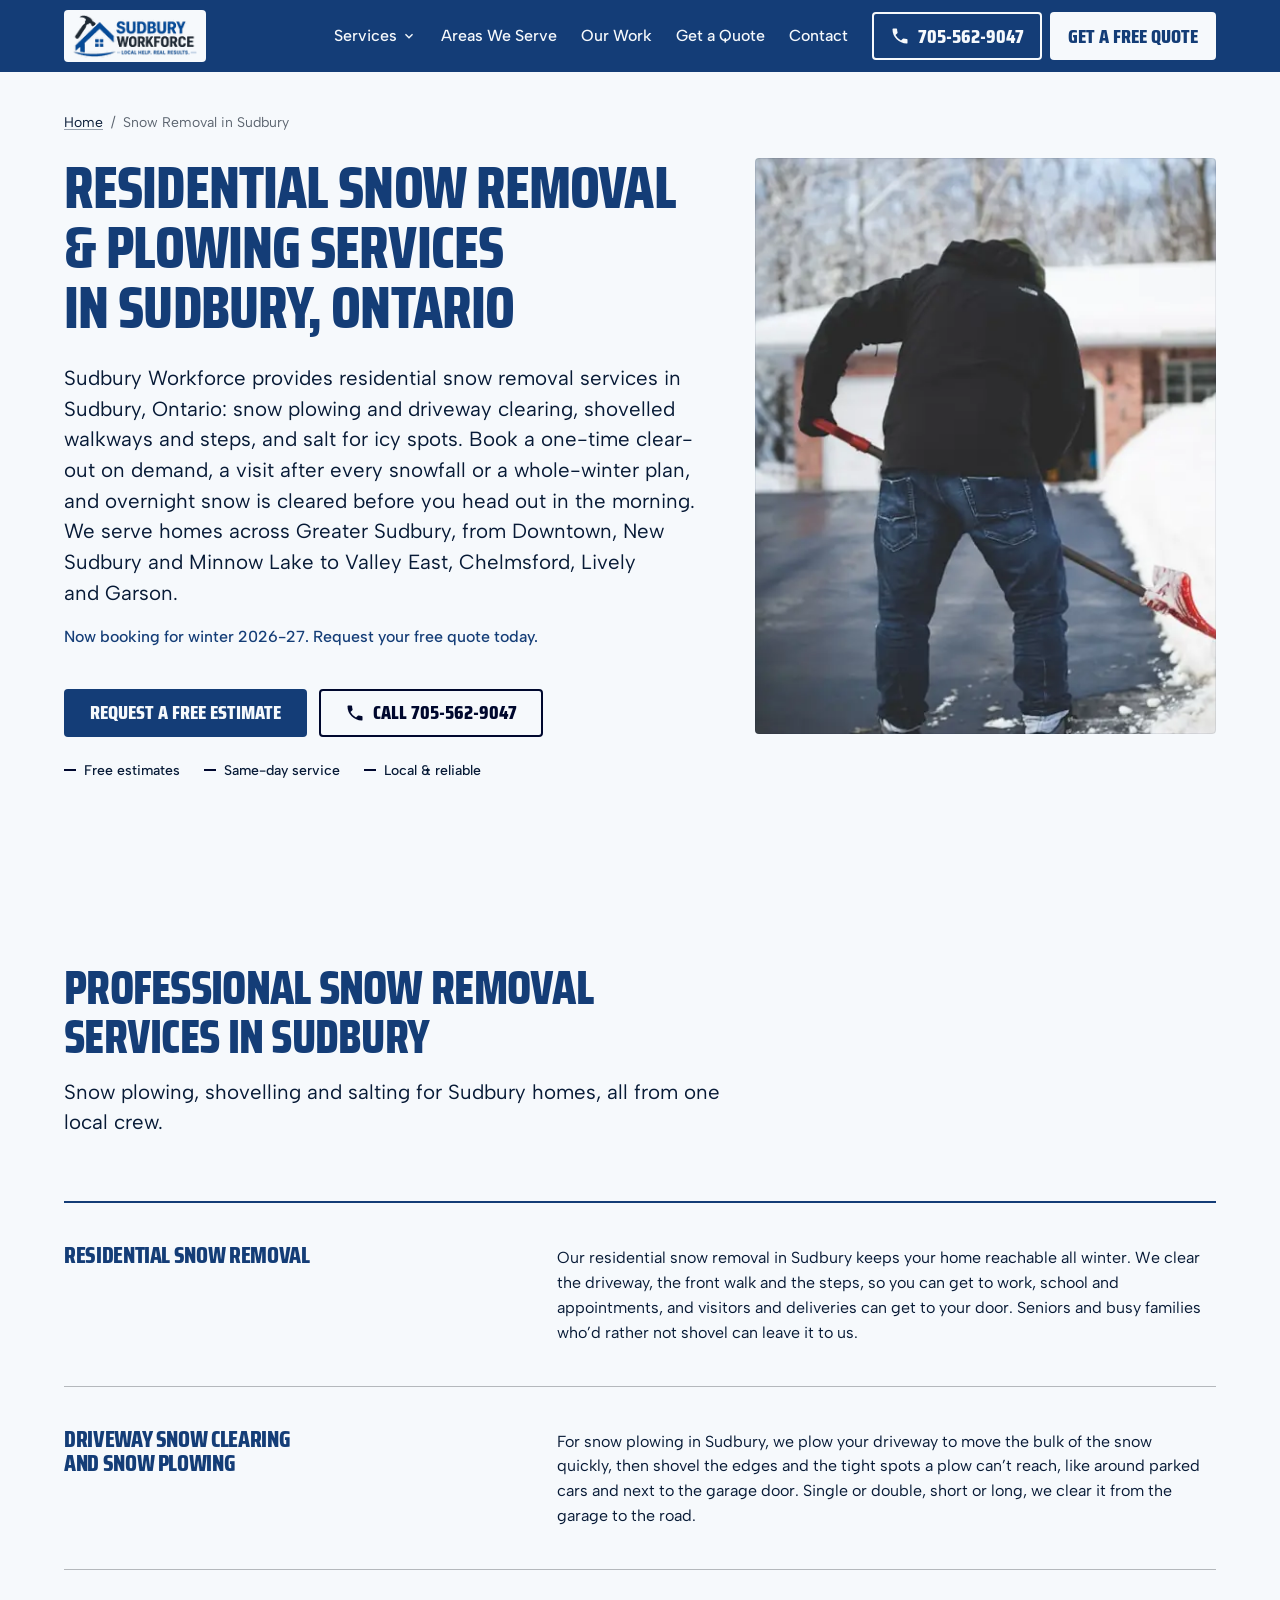
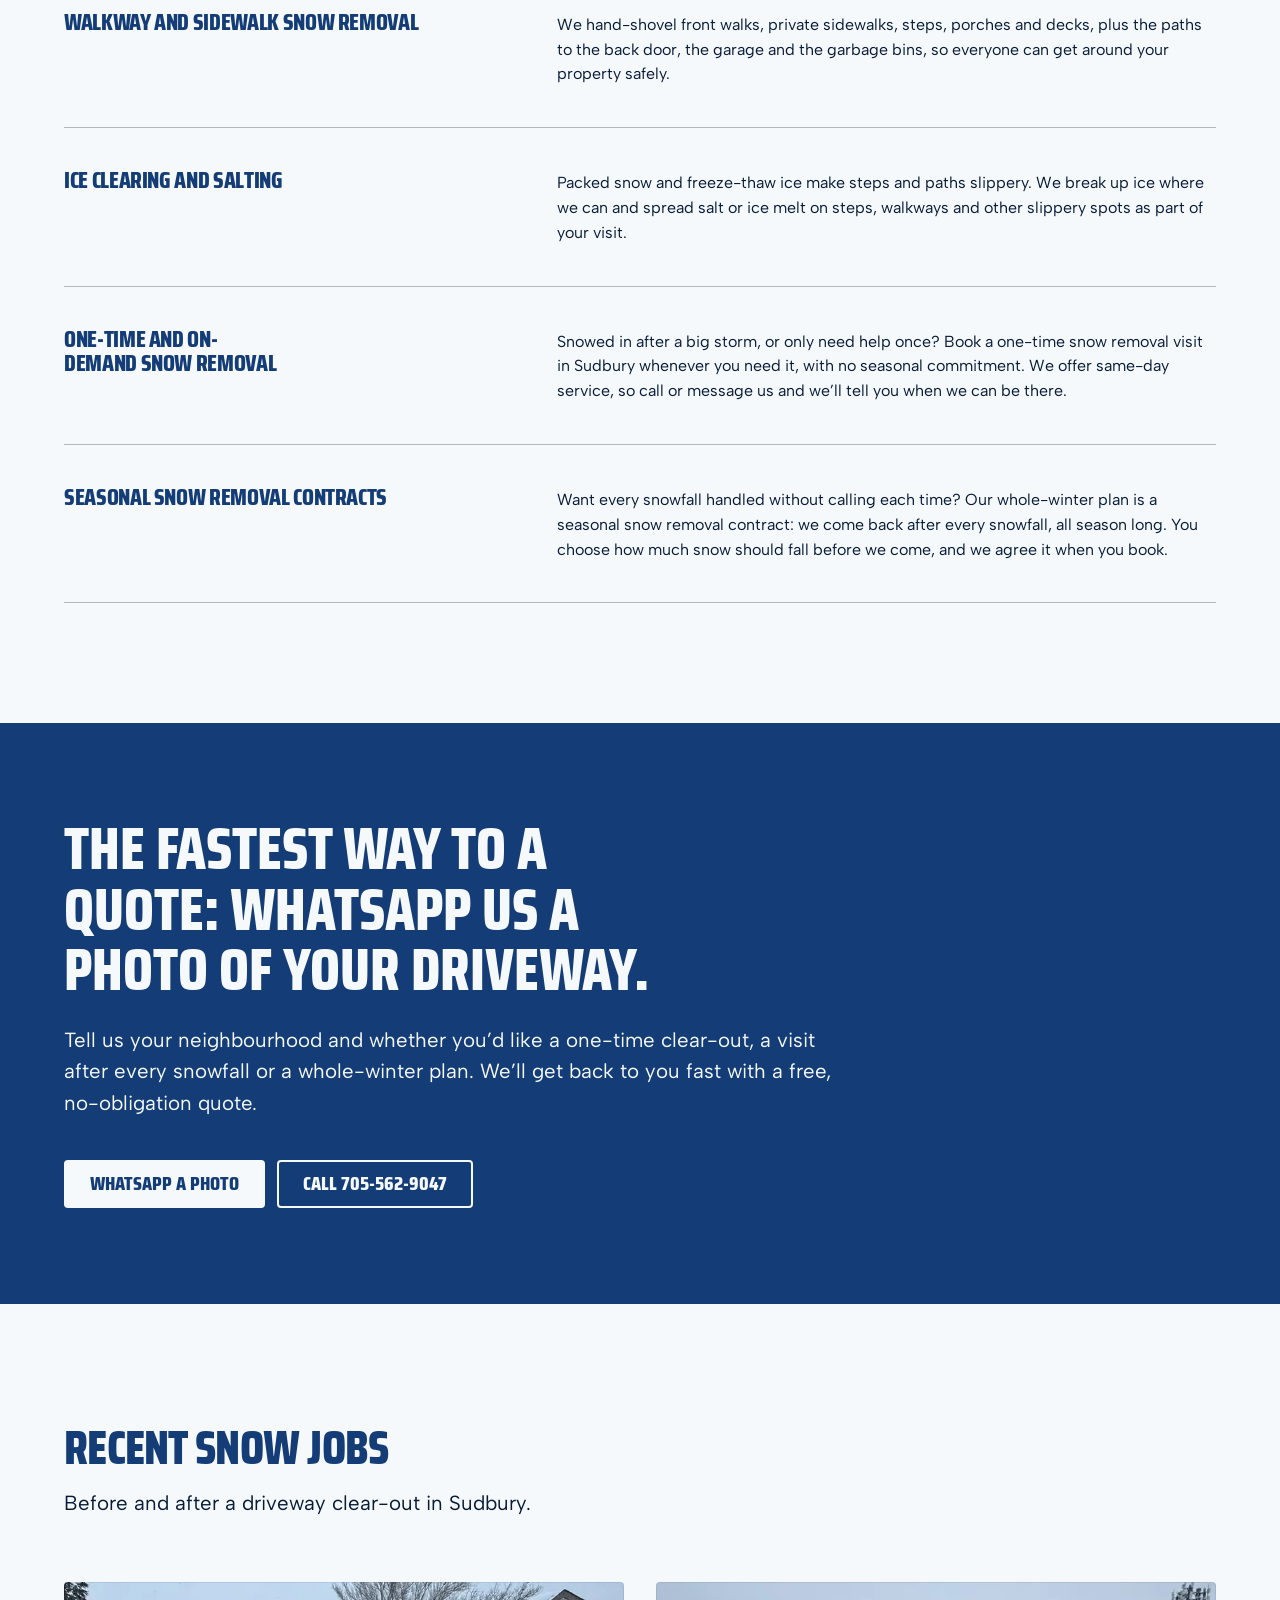
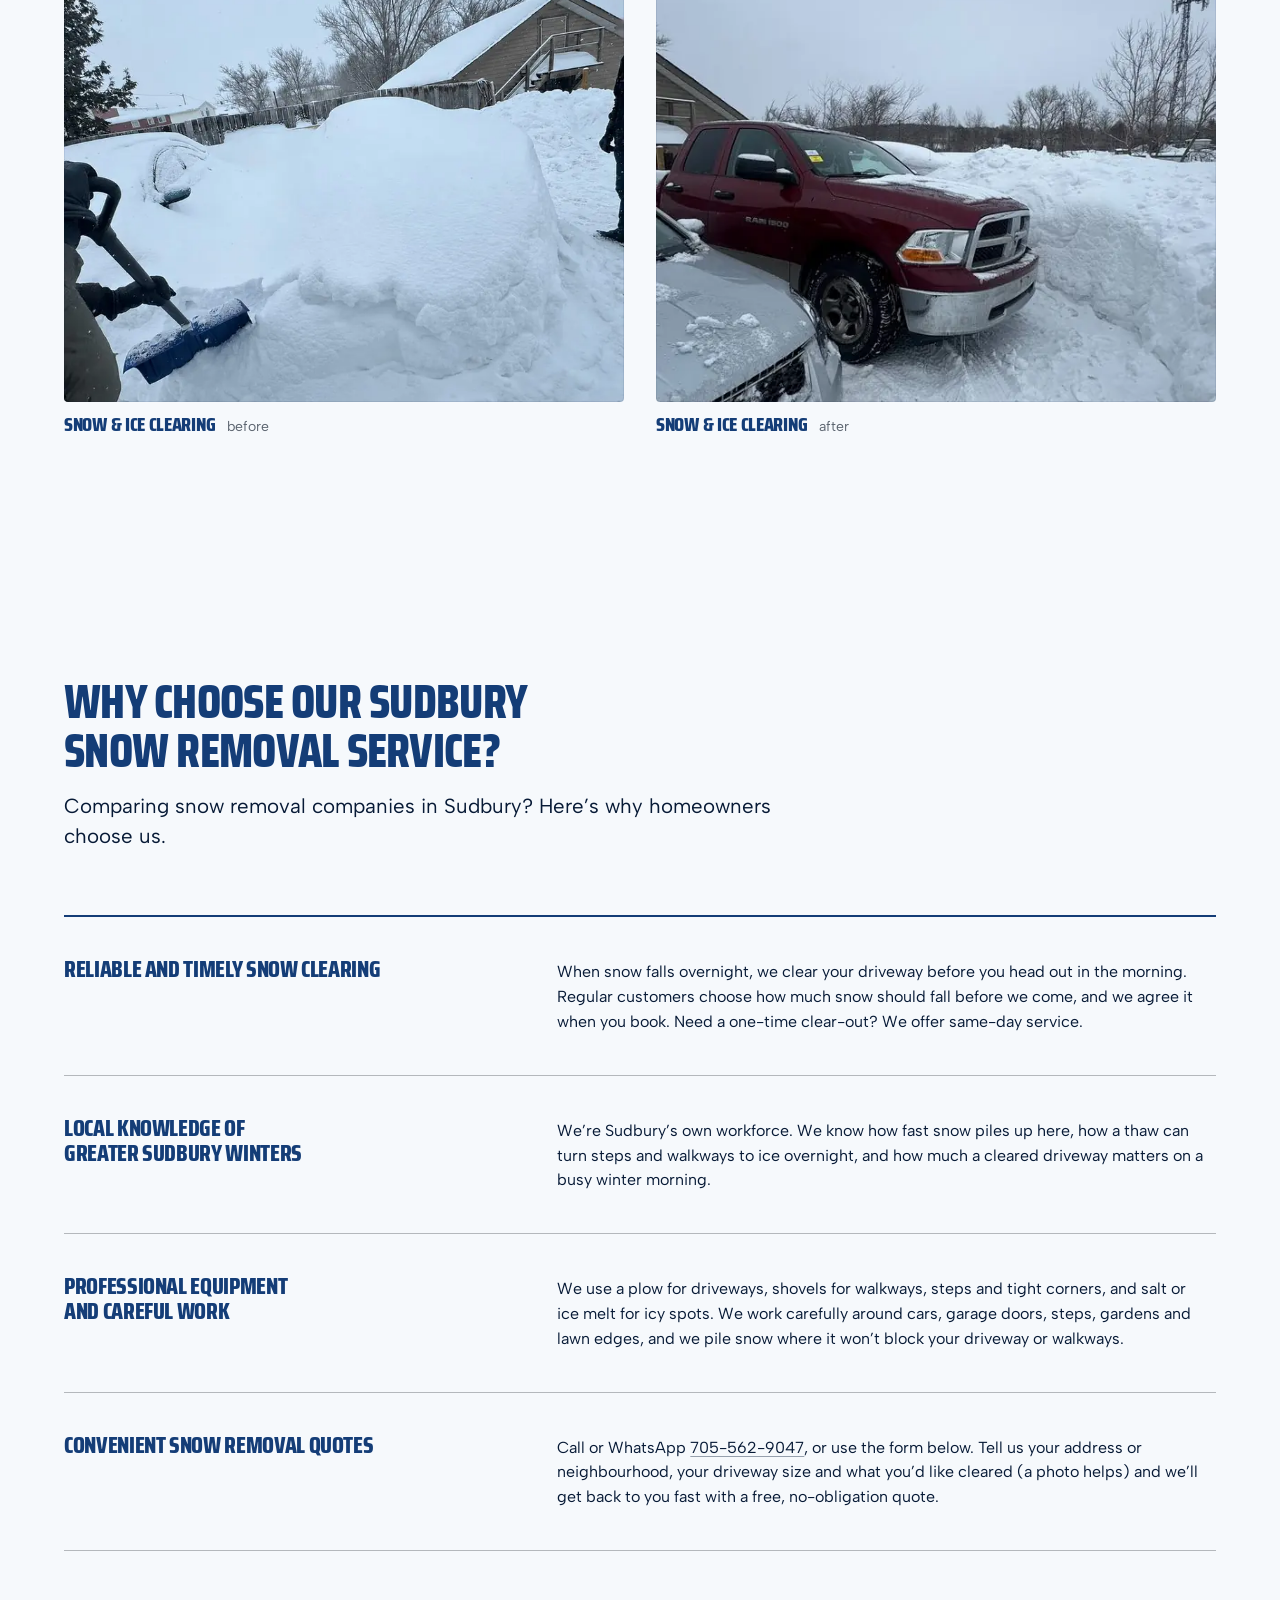
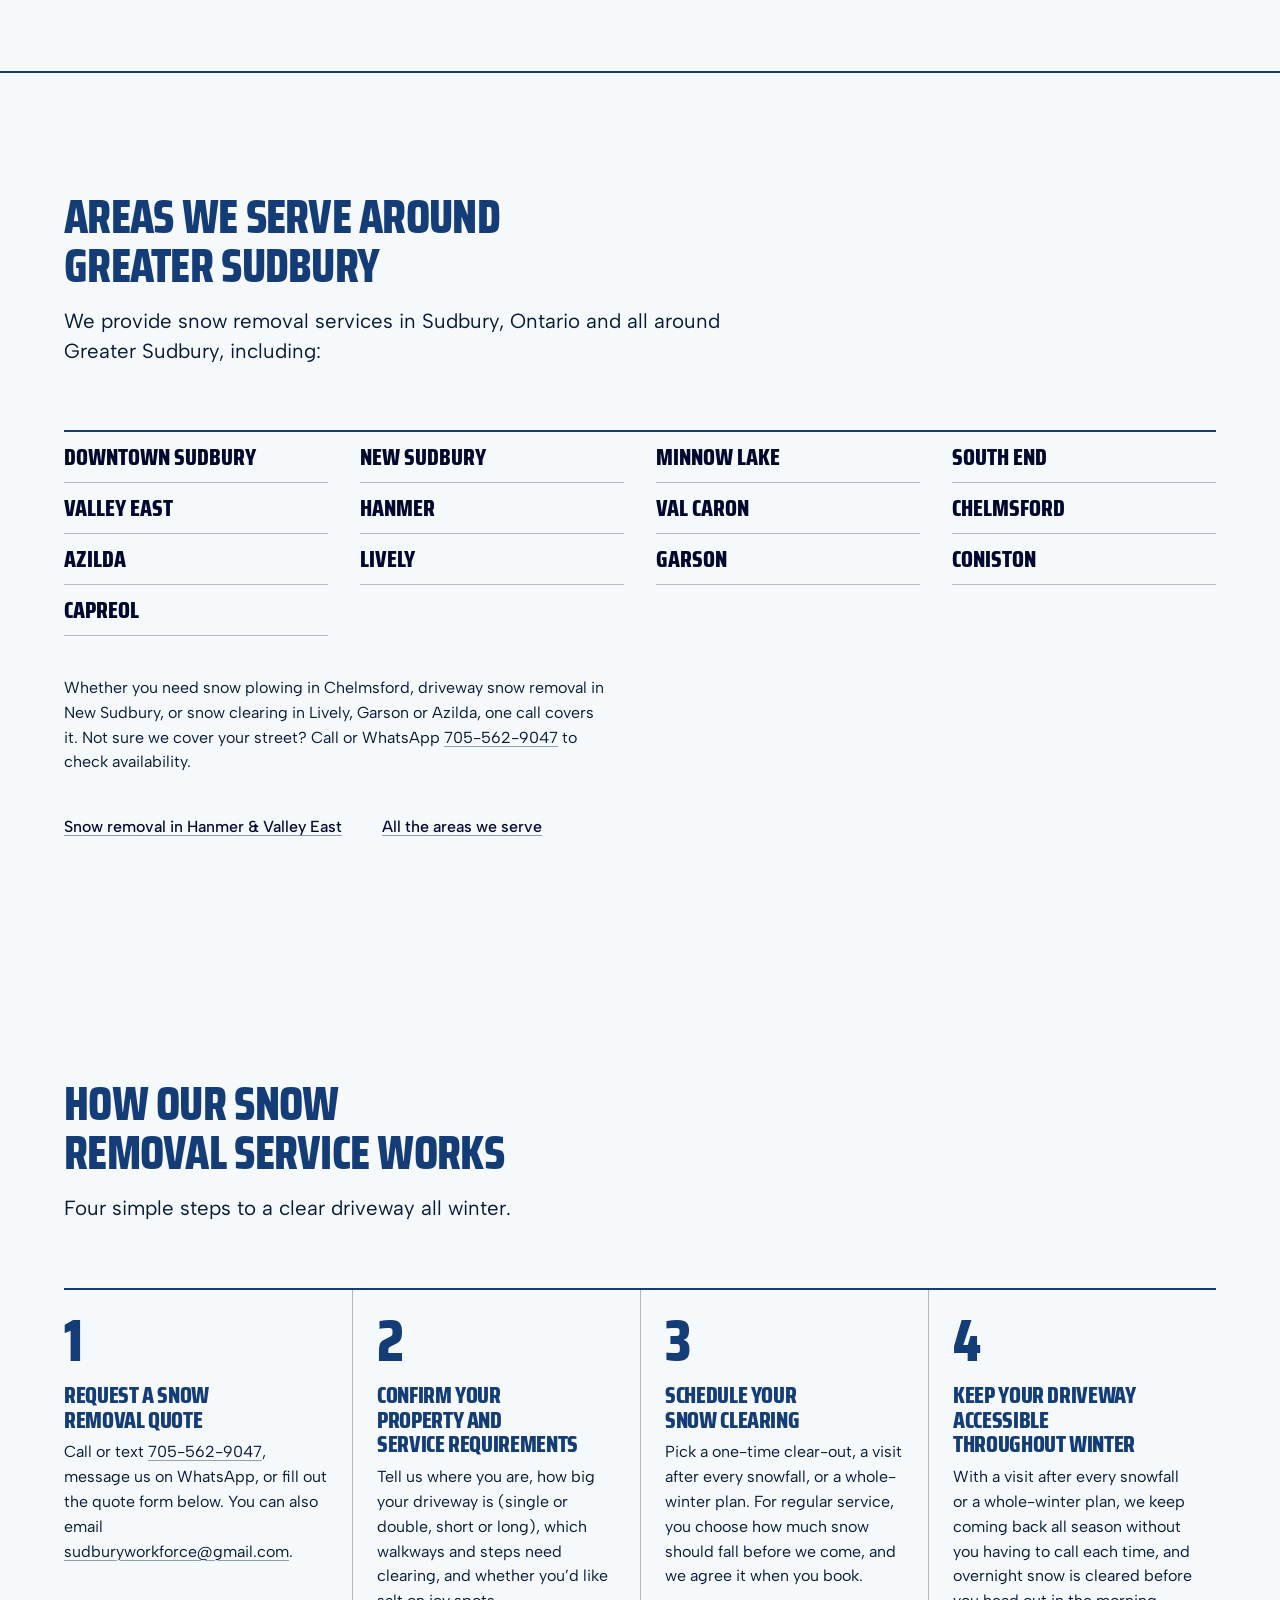
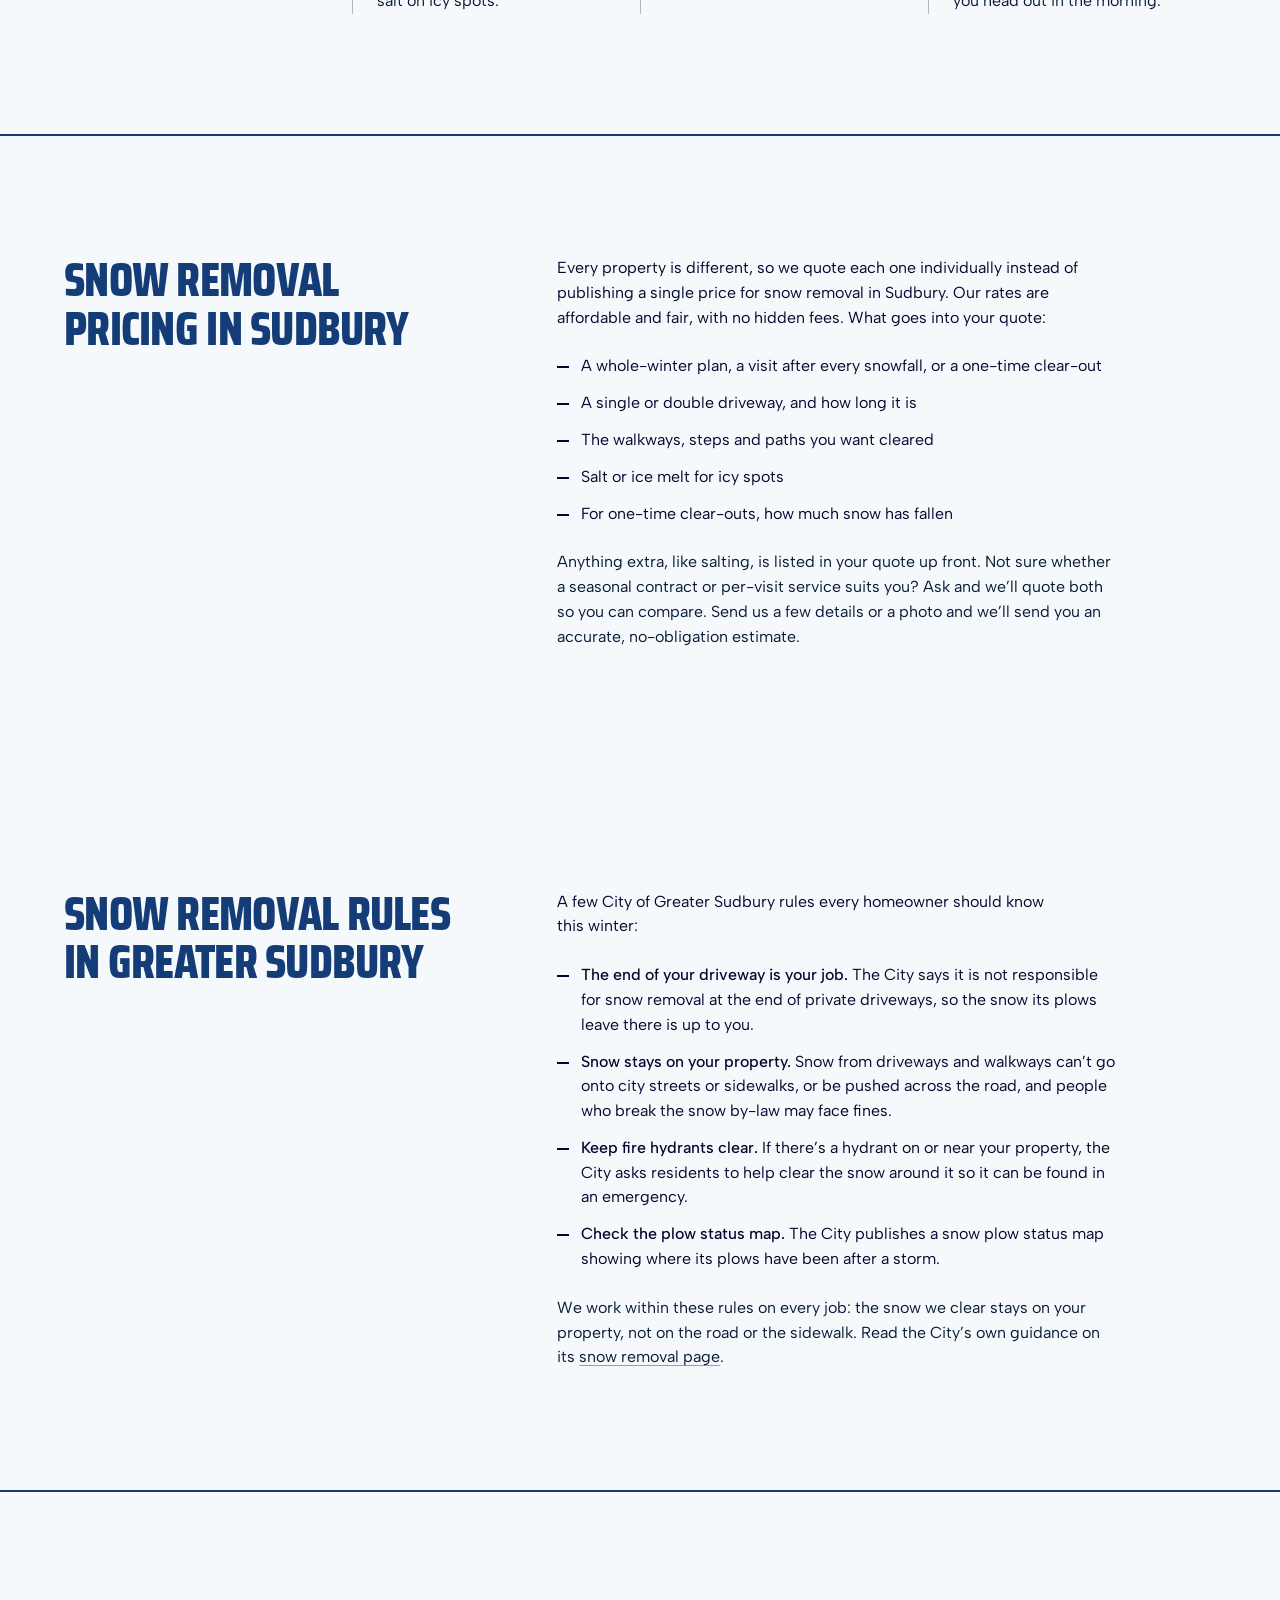
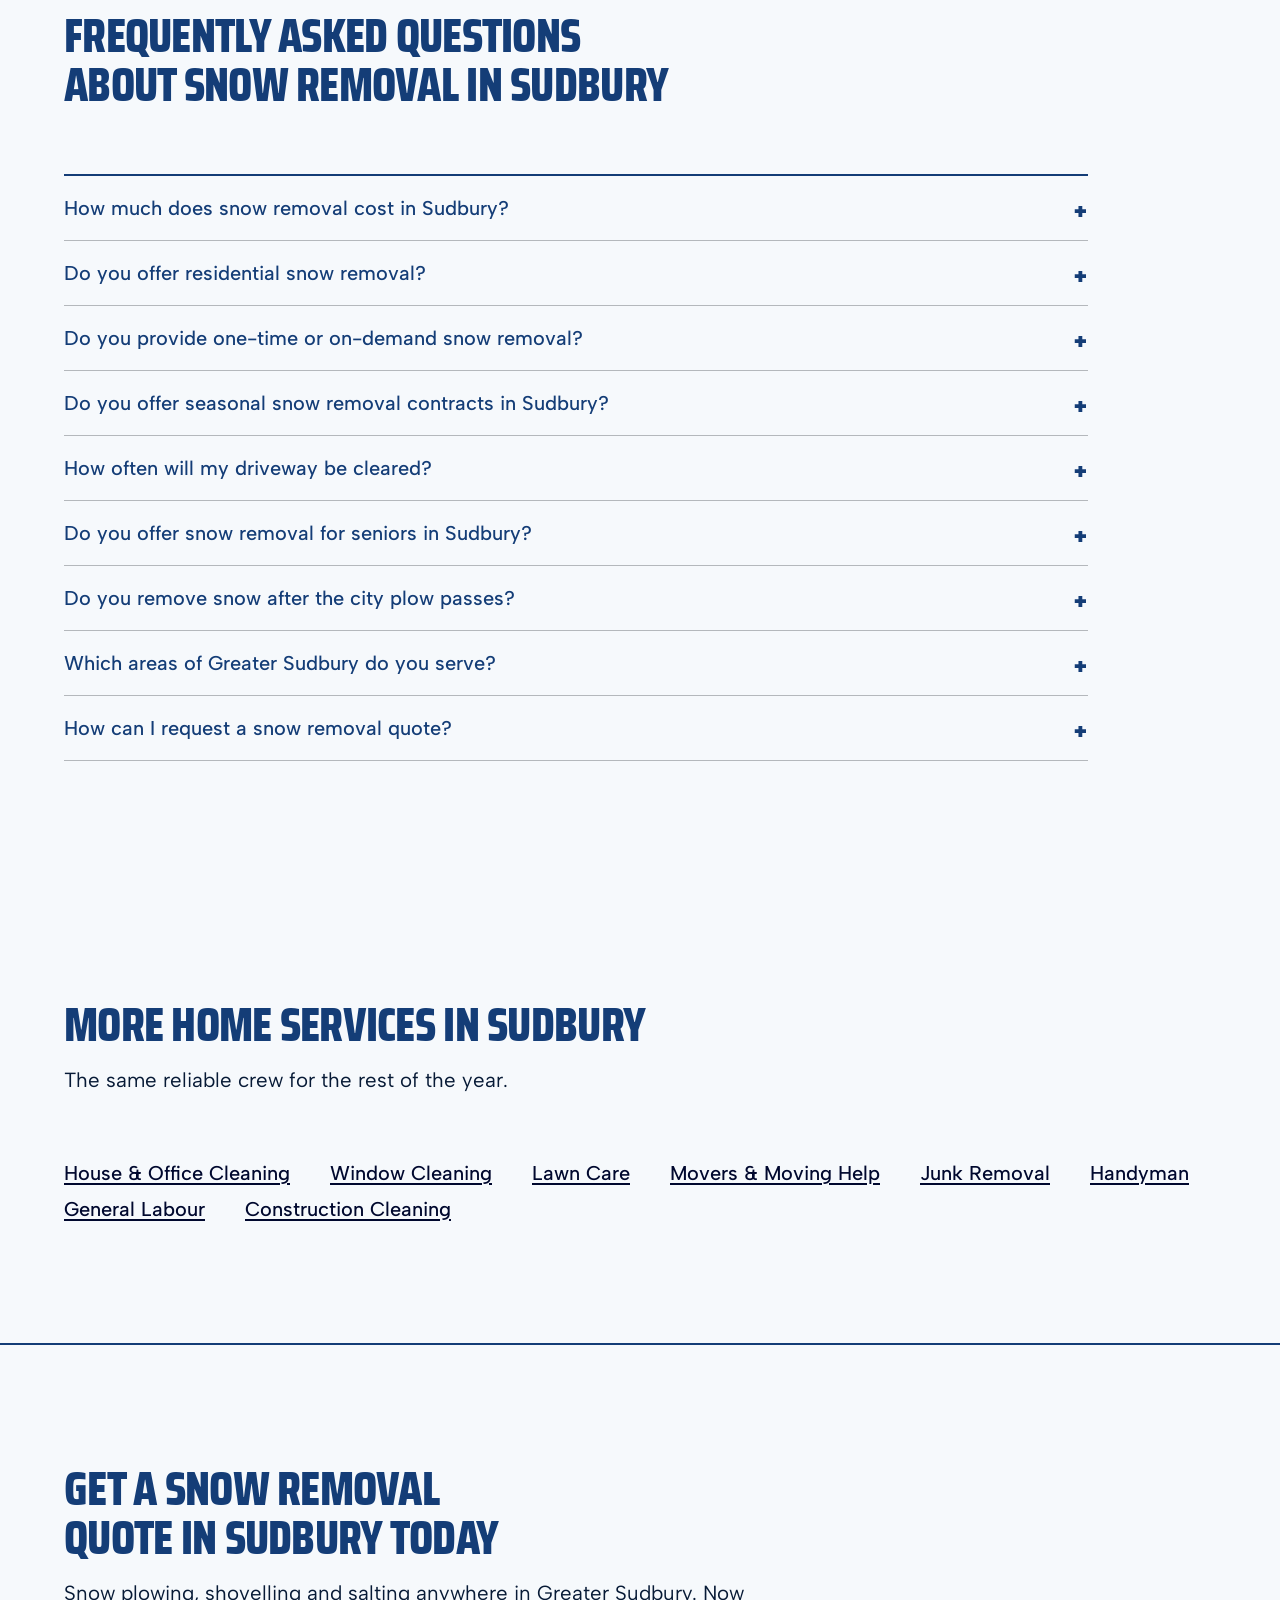
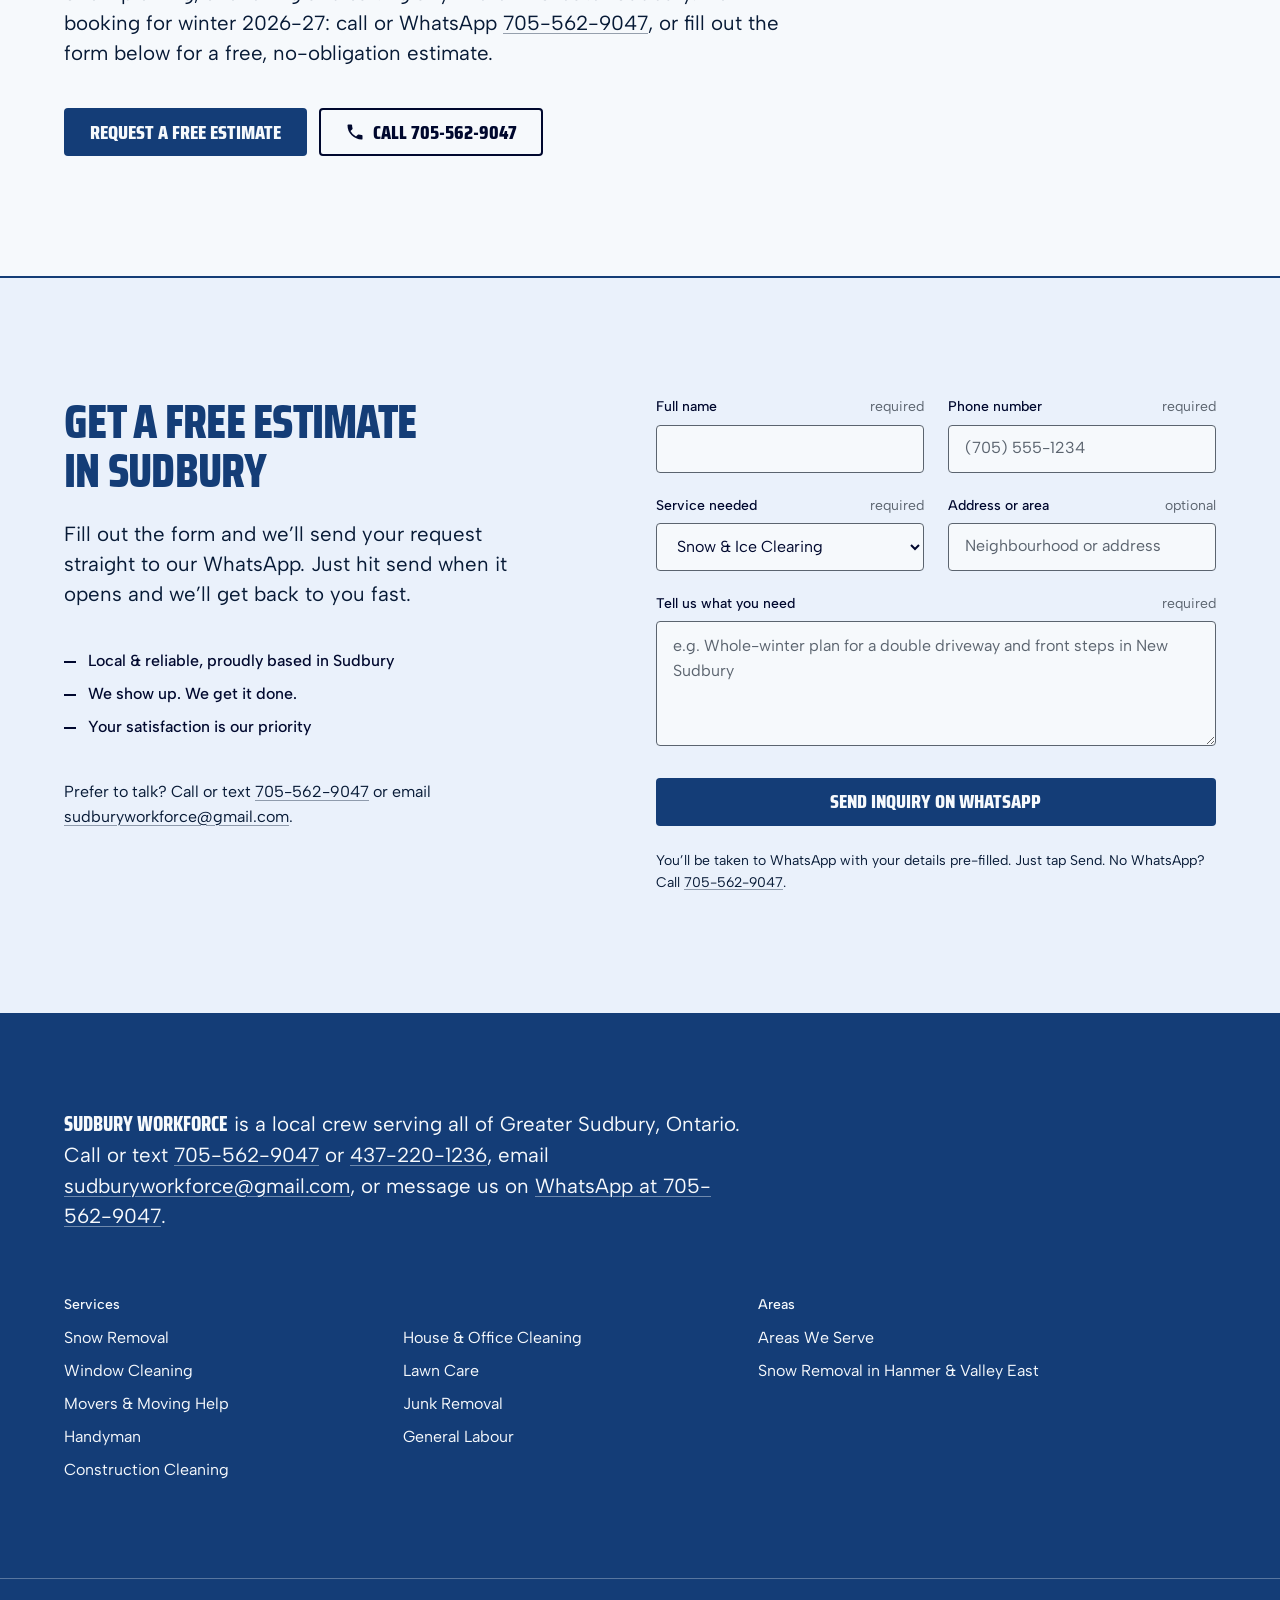
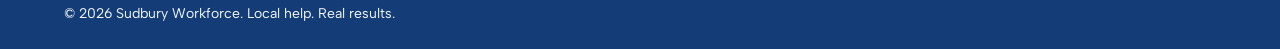
<file: snow-removal-sudbury/index.html>
<!DOCTYPE html>
<!-- generated by _src/build.py — edit _src/ -->
<html lang="en-CA">
<head>
<meta charset="UTF-8">
<meta name="viewport" content="width=device-width, initial-scale=1.0">
<title>Snow Removal &amp; Plowing Services in Sudbury, ON | Free Quotes</title>
<meta name="description" content="Snow removal, plowing &amp; snow clearing in Sudbury, ON: one-time clear-outs, visits after every snowfall or whole-winter plans. Free quotes: 705-562-9047.">
<meta name="google-site-verification" content="tovDfg6iRp2TiHayyY90ySzN4tDeOoT_SZ8wtpF53Ss">
<link rel="canonical" href="https://sudburyworkforce.github.io/sudburyworkforce/snow-removal-sudbury/">
<meta property="og:type" content="website">
<meta property="og:site_name" content="Sudbury Workforce">
<meta property="og:locale" content="en_CA">
<meta property="og:title" content="Snow Removal &amp; Plowing Services in Sudbury, ON | Free Quotes">
<meta property="og:description" content="Snow removal, plowing &amp; snow clearing in Sudbury, ON: one-time clear-outs, visits after every snowfall or whole-winter plans. Free quotes: 705-562-9047.">
<meta property="og:url" content="https://sudburyworkforce.github.io/sudburyworkforce/snow-removal-sudbury/">
<meta property="og:image" content="https://sudburyworkforce.github.io/sudburyworkforce/images/opt/og/work/snow-before.jpg">
<meta property="og:image:width" content="1200">
<meta property="og:image:height" content="630">
<meta property="og:image:alt" content="Car and driveway buried in snow before clearing">
<meta name="twitter:card" content="summary_large_image">
<meta name="twitter:title" content="Snow Removal &amp; Plowing Services in Sudbury, ON | Free Quotes">
<meta name="twitter:description" content="Snow removal, plowing &amp; snow clearing in Sudbury, ON: one-time clear-outs, visits after every snowfall or whole-winter plans. Free quotes: 705-562-9047.">
<meta name="twitter:image" content="https://sudburyworkforce.github.io/sudburyworkforce/images/opt/og/work/snow-before.jpg">
<link rel="icon" sizes="16x16 32x32 48x48" href="../images/opt/favicon.ico?v=3f25630f">
<link rel="icon" type="image/png" sizes="32x32" href="../images/opt/favicon-32.png?v=912d21ab">
<link rel="apple-touch-icon" href="../images/opt/apple-touch-icon.png?v=6f25da8b">
<meta name="theme-color" content="#153d77">
<link rel="preconnect" href="https://fonts.googleapis.com">
<link rel="preconnect" href="https://fonts.gstatic.com" crossorigin>
<link rel="stylesheet" href="https://fonts.googleapis.com/css2?family=Saira+Condensed:wght@800&amp;family=Albert+Sans:wght@400;500&amp;display=swap">
<link rel="stylesheet" href="../tokens.css?v=bd1f2a1b">
<link rel="stylesheet" href="../base.css?v=f38898cc">
<link rel="stylesheet" href="../styles.css?v=c81ef225">
<script type="application/ld+json">{"@context":"https://schema.org","@graph":[{"@type":"HomeAndConstructionBusiness","@id":"https://sudburyworkforce.github.io/sudburyworkforce/#business","name":"Sudbury Workforce","url":"https://sudburyworkforce.github.io/sudburyworkforce/","logo":"https://sudburyworkforce.github.io/sudburyworkforce/images/opt/logo-411.png","image":"https://sudburyworkforce.github.io/sudburyworkforce/images/opt/og/snow.jpg","description":"Snow removal, house, office, window and construction cleaning, junk removal, moving, lawn care, handyman jobs and general labour in Greater Sudbury, ON.","slogan":"Local help. Real results.","telephone":"+1-705-562-9047","email":"sudburyworkforce@gmail.com","contactPoint":[{"@type":"ContactPoint","contactType":"customer service","telephone":"+1-705-562-9047","email":"sudburyworkforce@gmail.com","availableLanguage":"English"}],"address":{"@type":"PostalAddress","addressLocality":"Sudbury","addressRegion":"ON","addressCountry":"CA"},"areaServed":[{"@type":"City","name":"Greater Sudbury, ON"},{"@type":"Place","name":"Sudbury, ON"},{"@type":"Place","name":"Hanmer, ON"},{"@type":"Place","name":"Val Caron, ON"},{"@type":"Place","name":"Val Thérèse, ON"},{"@type":"Place","name":"Blezard Valley, ON"},{"@type":"Place","name":"Capreol, ON"},{"@type":"Place","name":"Chelmsford, ON"},{"@type":"Place","name":"Azilda, ON"},{"@type":"Place","name":"Lively, ON"},{"@type":"Place","name":"Walden, ON"},{"@type":"Place","name":"Copper Cliff, ON"},{"@type":"Place","name":"Garson, ON"},{"@type":"Place","name":"Falconbridge, ON"},{"@type":"Place","name":"Coniston, ON"}],"hasOfferCatalog":{"@type":"OfferCatalog","name":"Services","itemListElement":[{"@type":"Offer","itemOffered":{"@type":"Service","name":"Snow Removal","url":"https://sudburyworkforce.github.io/sudburyworkforce/snow-removal-sudbury/"}},{"@type":"Offer","itemOffered":{"@type":"Service","name":"House & Office Cleaning","url":"https://sudburyworkforce.github.io/sudburyworkforce/house-cleaning-sudbury/"}},{"@type":"Offer","itemOffered":{"@type":"Service","name":"Window Cleaning","url":"https://sudburyworkforce.github.io/sudburyworkforce/window-cleaning-sudbury/"}},{"@type":"Offer","itemOffered":{"@type":"Service","name":"Lawn Care","url":"https://sudburyworkforce.github.io/sudburyworkforce/lawn-care-sudbury/"}},{"@type":"Offer","itemOffered":{"@type":"Service","name":"Movers & Moving Help","url":"https://sudburyworkforce.github.io/sudburyworkforce/moving-help-sudbury/"}},{"@type":"Offer","itemOffered":{"@type":"Service","name":"Junk Removal","url":"https://sudburyworkforce.github.io/sudburyworkforce/junk-removal-sudbury/"}},{"@type":"Offer","itemOffered":{"@type":"Service","name":"Handyman","url":"https://sudburyworkforce.github.io/sudburyworkforce/handyman-sudbury/"}},{"@type":"Offer","itemOffered":{"@type":"Service","name":"General Labour","url":"https://sudburyworkforce.github.io/sudburyworkforce/general-labour-sudbury/"}},{"@type":"Offer","itemOffered":{"@type":"Service","name":"Construction Cleaning","url":"https://sudburyworkforce.github.io/sudburyworkforce/construction-cleaning-sudbury/"}}]}},{"@type":"Service","@id":"https://sudburyworkforce.github.io/sudburyworkforce/snow-removal-sudbury/#service","name":"Snow Removal in Sudbury","serviceType":"Snow Removal","description":"Snow removal, plowing & snow clearing in Sudbury, ON: one-time clear-outs, visits after every snowfall or whole-winter plans. Free quotes: 705-562-9047.","url":"https://sudburyworkforce.github.io/sudburyworkforce/snow-removal-sudbury/","provider":{"@id":"https://sudburyworkforce.github.io/sudburyworkforce/#business"},"areaServed":[{"@type":"City","name":"Greater Sudbury, ON"}]},{"@type":"BreadcrumbList","@id":"https://sudburyworkforce.github.io/sudburyworkforce/snow-removal-sudbury/#breadcrumb","itemListElement":[{"@type":"ListItem","position":1,"name":"Home","item":"https://sudburyworkforce.github.io/sudburyworkforce/"},{"@type":"ListItem","position":2,"name":"Snow Removal in Sudbury","item":"https://sudburyworkforce.github.io/sudburyworkforce/snow-removal-sudbury/"}]},{"@type":"FAQPage","@id":"https://sudburyworkforce.github.io/sudburyworkforce/snow-removal-sudbury/#faq","url":"https://sudburyworkforce.github.io/sudburyworkforce/snow-removal-sudbury/","mainEntity":[{"@type":"Question","name":"How much does snow removal cost in Sudbury?","acceptedAnswer":{"@type":"Answer","text":"It depends on your driveway (single or double, and how long), the walkways and steps you want cleared, whether you’d like salting, and whether you choose a whole-winter plan, a visit after every snowfall or a one-time clear-out. Quotes are always free, with no obligation."}},{"@type":"Question","name":"Do you offer residential snow removal?","acceptedAnswer":{"@type":"Answer","text":"Yes. We plow and shovel driveways, clear walkways and steps, and salt icy spots for homes across Greater Sudbury, including seniors and busy families who’d rather not shovel."}},{"@type":"Question","name":"Do you provide one-time or on-demand snow removal?","acceptedAnswer":{"@type":"Answer","text":"Yes. Book a one-time clear-out whenever you need it, with no seasonal commitment. We offer same-day service when you need it."}},{"@type":"Question","name":"Do you offer seasonal snow removal contracts in Sudbury?","acceptedAnswer":{"@type":"Answer","text":"Yes. Our whole-winter plan is a seasonal contract: we come back after every snowfall all winter, once the snow reaches the depth you choose, without you having to call each time."}},{"@type":"Question","name":"How often will my driveway be cleared?","acceptedAnswer":{"@type":"Answer","text":"You decide. With a visit after every snowfall or a whole-winter plan, we come back each time the snow reaches the depth you choose when you book, and overnight snow is cleared before you head out in the morning."}},{"@type":"Question","name":"Do you offer snow removal for seniors in Sudbury?","acceptedAnswer":{"@type":"Answer","text":"Yes. We plow and shovel driveways, walkways and front steps for seniors across Greater Sudbury, after every snowfall or one storm at a time, so you never have to pick up a shovel."}},{"@type":"Question","name":"Do you remove snow after the city plow passes?","acceptedAnswer":{"@type":"Answer","text":"We clear your driveway on our visit. The City of Greater Sudbury isn’t responsible for snow at the end of private driveways, so if its plow comes by later and leaves snow at the end of yours, let us know and we’ll tell you what we can do."}},{"@type":"Question","name":"Which areas of Greater Sudbury do you serve?","acceptedAnswer":{"@type":"Answer","text":"All of Greater Sudbury, including Downtown, New Sudbury, Minnow Lake, the South End, Valley East and Hanmer, Chelmsford, Azilda, Lively, Garson, Coniston and Capreol. See all the areas we serve, or read about snow removal in Hanmer & Valley East."}},{"@type":"Question","name":"How can I request a snow removal quote?","acceptedAnswer":{"@type":"Answer","text":"Call or WhatsApp 705-562-9047, email sudburyworkforce@gmail.com, or fill out the form below. Tell us your address or neighbourhood and what you need cleared, and we’ll get back to you fast."}}]}]}</script>
</head>
<body>
<a class="skip-link" href="#top">Skip to content</a>

<header class="site-header">
  <div class="container">
  <div class="header-inner">
    <a href="../" class="logo"><picture><source type="image/webp" srcset="../images/opt/logo-137.webp 137w, ../images/opt/logo-274.webp 274w, ../images/opt/logo-411.webp 411w" sizes="(min-width: 480px) 137px, 114px"><img src="../images/opt/logo-137.png" srcset="../images/opt/logo-137.png 137w, ../images/opt/logo-274.png 274w, ../images/opt/logo-411.png 411w" sizes="(min-width: 480px) 137px, 114px" width="137" height="48" alt="Sudbury Workforce - Local Help. Real Results." class="logo-img"></picture></a>
    <nav class="main-nav" id="main-nav" aria-label="Main">
      <div class="nav-dropdown"><button type="button" class="nav-dropdown-toggle" aria-expanded="false" aria-controls="nav-services">Services<svg class="icon icon-chevron" viewBox="0 0 24 24" width="16" height="16" aria-hidden="true" focusable="false"><path fill="currentColor" d="M7.4 8.6 12 13.2l4.6-4.6L18 10l-6 6-6-6z"/></svg></button><ul class="sub-menu" id="nav-services"><li><a href="./" aria-current="page">Snow Removal</a></li><li><a href="../house-cleaning-sudbury/">House &amp; Office Cleaning</a></li><li><a href="../window-cleaning-sudbury/">Window Cleaning</a></li><li><a href="../lawn-care-sudbury/">Lawn Care</a></li><li><a href="../moving-help-sudbury/">Movers &amp; Moving Help</a></li><li><a href="../junk-removal-sudbury/">Junk Removal</a></li><li><a href="../handyman-sudbury/">Handyman</a></li><li><a href="../general-labour-sudbury/">General Labour</a></li><li><a href="../construction-cleaning-sudbury/">Construction Cleaning</a></li><li class="sub-menu-all"><a href="../#services">See all services</a></li></ul></div>
      <a href="../areas-we-serve/">Areas We Serve</a>
      <a href="../#work">Our Work</a>
      <a href="#inquiry">Get a Quote</a>
      <a href="#contact">Contact</a>
    </nav>
    <div class="header-actions">
      <a href="tel:+17055629047" class="btn btn-call" aria-label="Call 705-562-9047"><svg class="icon" viewBox="0 0 24 24" width="18" height="18" aria-hidden="true" focusable="false"><path fill="currentColor" d="M6.6 10.8a15.1 15.1 0 0 0 6.6 6.6l2.2-2.2a1 1 0 0 1 1-.25 11.4 11.4 0 0 0 3.6.57 1 1 0 0 1 1 1V20a1 1 0 0 1-1 1A17 17 0 0 1 3 4a1 1 0 0 1 1-1h3.5a1 1 0 0 1 1 1c0 1.25.2 2.45.57 3.57a1 1 0 0 1-.25 1z"/></svg><span class="btn-call-label">Call</span><span class="btn-call-number">705-562-9047</span></a>
      <a href="#inquiry" class="btn btn-header">Get a Free Quote</a>
    </div>
    <button class="nav-toggle" id="nav-toggle" aria-label="Toggle menu" aria-expanded="false" aria-controls="main-nav">
      <span></span><span></span><span></span>
    </button>
  </div>
  </div>
</header>

<main id="top">

<section class="hero page-hero">
  <div class="container hero-inner">
    <div class="hero-copy">
      <nav class="breadcrumb" aria-label="Breadcrumb"><ol><li><a href="../">Home</a></li><li aria-current="page">Snow Removal in Sudbury</li></ol></nav>
      <h1>Residential Snow Removal &amp; Plowing Services in Sudbury, Ontario</h1>
      <p>Sudbury Workforce provides residential snow removal services in Sudbury, Ontario: snow plowing and driveway clearing, shovelled walkways and steps, and salt for icy spots. Book a one-time clear-out on demand, a visit after every snowfall or a whole-winter plan, and overnight snow is cleared before you head out in the morning. We serve homes across Greater Sudbury, from Downtown, New Sudbury and Minnow Lake to Valley East, Chelmsford, Lively and Garson.</p>
      <p class="hero-note">Now booking for winter 2026-27. Request your free quote today.</p>
      <div class="hero-actions"><a href="#inquiry" class="btn btn-primary">Request a Free Estimate</a><a href="tel:+17055629047" class="btn btn-outline"><svg class="icon" viewBox="0 0 24 24" width="18" height="18" aria-hidden="true" focusable="false"><path fill="currentColor" d="M6.6 10.8a15.1 15.1 0 0 0 6.6 6.6l2.2-2.2a1 1 0 0 1 1-.25 11.4 11.4 0 0 0 3.6.57 1 1 0 0 1 1 1V20a1 1 0 0 1-1 1A17 17 0 0 1 3 4a1 1 0 0 1 1-1h3.5a1 1 0 0 1 1 1c0 1.25.2 2.45.57 3.57a1 1 0 0 1-.25 1z"/></svg><span>Call 705-562-9047</span></a></div>
      <ul class="hero-points"><li>Free estimates</li><li>Same-day service</li><li>Local &amp; reliable</li></ul>
    </div>
    <div class="hero-art">
      <div class="hero-photo photo"><picture><source type="image/webp" srcset="../images/opt/snow-240.webp 240w, ../images/opt/snow-480.webp 480w, ../images/opt/snow-800.webp 800w" sizes="(min-width: 1440px) 640px, (min-width: 60rem) 45vw, 100vw"><img src="../images/opt/snow-800.jpg" srcset="../images/opt/snow-240.jpg 240w, ../images/opt/snow-480.jpg 480w, ../images/opt/snow-800.jpg 800w" sizes="(min-width: 1440px) 640px, (min-width: 60rem) 45vw, 100vw" width="800" height="600" alt="Snow and ice clearing" decoding="async" fetchpriority="high"></picture></div>
    </div>
  </div>
</section>

<section class="section">
  <div class="container">
    <h2 class="section-title">Professional Snow Removal Services in Sudbury</h2>
    <p class="section-sub">Snow plowing, shovelling and salting for Sudbury homes, all from one local crew.</p>
    <div class="info-grid">
      <div class="info-card">
        <h3>Residential Snow Removal</h3>
        <p>Our residential snow removal in Sudbury keeps your home reachable all winter. We clear the driveway, the front walk and the steps, so you can get to work, school and appointments, and visitors and deliveries can get to your door. Seniors and busy families who’d rather not shovel can leave it to us.</p>
      </div>
      <div class="info-card">
        <h3>Driveway Snow Clearing and Snow Plowing</h3>
        <p>For snow plowing in Sudbury, we plow your driveway to move the bulk of the snow quickly, then shovel the edges and the tight spots a plow can’t reach, like around parked cars and next to the garage door. Single or double, short or long, we clear it from the garage to the road.</p>
      </div>
      <div class="info-card">
        <h3>Walkway and Sidewalk Snow Removal</h3>
        <p>We hand-shovel front walks, private sidewalks, steps, porches and decks, plus the paths to the back door, the garage and the garbage bins, so everyone can get around your property safely.</p>
      </div>
      <div class="info-card">
        <h3>Ice Clearing and Salting</h3>
        <p>Packed snow and freeze-thaw ice make steps and paths slippery. We break up ice where we can and spread salt or ice melt on steps, walkways and other slippery spots as part of your visit.</p>
      </div>
      <div class="info-card">
        <h3>One-Time and On-Demand Snow Removal</h3>
        <p>Snowed in after a big storm, or only need help once? Book a one-time snow removal visit in Sudbury whenever you need it, with no seasonal commitment. We offer same-day service, so call or message us and we’ll tell you when we can be there.</p>
      </div>
      <div class="info-card">
        <h3>Seasonal Snow Removal Contracts</h3>
        <p>Want every snowfall handled without calling each time? Our whole-winter plan is a seasonal snow removal contract: we come back after every snowfall, all season long. You choose how much snow should fall before we come, and we agree it when you book.</p>
      </div>
    </div>
  </div>
</section>

<section class="quote-band">
  <div class="container">
    <p class="quote-band-title">The fastest way to a quote: WhatsApp us a photo of your driveway.</p>
    <p class="quote-band-text">Tell us your neighbourhood and whether you’d like a one-time clear-out, a visit after every snowfall or a whole-winter plan. We’ll get back to you fast with a free, no-obligation quote.</p>
    <div class="hero-actions">
      <a class="btn btn-whatsapp" href="https://wa.me/17055629047?text=Hi%20Sudbury%20Workforce%21%20I%27d%20like%20a%20snow%20removal%20quote.%20Here%27s%20a%20photo%20of%20my%20driveway%3A%0APage%3A%20Snow%20Removal%20in%20Sudbury" target="_blank" rel="noopener">WhatsApp a photo</a>
      <a class="btn btn-outline-light" href="tel:+17055629047">Call 705-562-9047</a>
    </div>
  </div>
</section>

<section class="work">
  <div class="container">
    <h2 class="section-title">Recent Snow Jobs</h2>
    <p class="section-sub">Before and after a driveway clear-out in Sudbury.</p>
    <div class="work-grid"><figure class="work-card"><div class="work-photo photo"><picture><source type="image/webp" srcset="../images/opt/work/snow-before-240.webp 240w, ../images/opt/work/snow-before-480.webp 480w, ../images/opt/work/snow-before-800.webp 800w" sizes="(min-width: 1440px) 752px, (min-width: 60rem) 52vw, 100vw"><img src="../images/opt/work/snow-before-800.jpg" srcset="../images/opt/work/snow-before-240.jpg 240w, ../images/opt/work/snow-before-480.jpg 480w, ../images/opt/work/snow-before-800.jpg 800w" sizes="(min-width: 1440px) 752px, (min-width: 60rem) 52vw, 100vw" width="800" height="600" alt="Car and driveway buried in snow before clearing" loading="lazy" decoding="async"></picture></div><figcaption><h3>Snow &amp; Ice Clearing</h3> <span class="work-tag">before</span></figcaption></figure><figure class="work-card"><div class="work-photo photo"><picture><source type="image/webp" srcset="../images/opt/work/snow-after-240.webp 240w, ../images/opt/work/snow-after-480.webp 480w, ../images/opt/work/snow-after-618.webp 618w" sizes="(min-width: 1440px) 752px, (min-width: 60rem) 52vw, 100vw"><img src="../images/opt/work/snow-after-618.jpg" srcset="../images/opt/work/snow-after-240.jpg 240w, ../images/opt/work/snow-after-480.jpg 480w, ../images/opt/work/snow-after-618.jpg 618w" sizes="(min-width: 1440px) 752px, (min-width: 60rem) 52vw, 100vw" width="618" height="464" alt="Driveway fully cleared after snow removal" loading="lazy" decoding="async"></picture></div><figcaption><h3>Snow &amp; Ice Clearing</h3> <span class="work-tag">after</span></figcaption></figure></div>
  </div>
</section>

<section class="section">
  <div class="container">
    <h2 class="section-title">Why Choose Our Sudbury Snow Removal Service?</h2>
    <p class="section-sub">Comparing snow removal companies in Sudbury? Here’s why homeowners choose us.</p>
    <div class="info-grid">
      <div class="info-card">
        <h3>Reliable and Timely Snow Clearing</h3>
        <p>When snow falls overnight, we clear your driveway before you head out in the morning. Regular customers choose how much snow should fall before we come, and we agree it when you book. Need a one-time clear-out? We offer same-day service.</p>
      </div>
      <div class="info-card">
        <h3>Local Knowledge of Greater Sudbury Winters</h3>
        <p>We’re Sudbury’s own workforce. We know how fast snow piles up here, how a thaw can turn steps and walkways to ice overnight, and how much a cleared driveway matters on a busy winter morning.</p>
      </div>
      <div class="info-card">
        <h3>Professional Equipment and Careful Work</h3>
        <p>We use a plow for driveways, shovels for walkways, steps and tight corners, and salt or ice melt for icy spots. We work carefully around cars, garage doors, steps, gardens and lawn edges, and we pile snow where it won’t block your driveway or walkways.</p>
      </div>
      <div class="info-card">
        <h3>Convenient Snow Removal Quotes</h3>
        <p>Call or WhatsApp <a href="tel:+17055629047">705-562-9047</a>, or use the form below. Tell us your address or neighbourhood, your driveway size and what you’d like cleared (a photo helps) and we’ll get back to you fast with a free, no-obligation quote.</p>
      </div>
    </div>
  </div>
</section>

<section class="section section-alt">
  <div class="container">
    <h2 class="section-title">Areas We Serve Around Greater Sudbury</h2>
    <p class="section-sub">We provide snow removal services in Sudbury, Ontario and all around Greater Sudbury, including:</p>
    <ul class="area-list">
      <li>Downtown Sudbury</li><li>New Sudbury</li><li>Minnow Lake</li><li>South End</li><li>Valley East</li><li>Hanmer</li><li>Val Caron</li><li>Chelmsford</li><li>Azilda</li><li>Lively</li><li>Garson</li><li>Coniston</li><li>Capreol</li>
    </ul>
    <p class="area-note">Whether you need snow plowing in Chelmsford, driveway snow removal in New Sudbury, or snow clearing in Lively, Garson or Azilda, one call covers it. Not sure we cover your street? Call or WhatsApp <a href="tel:+17055629047">705-562-9047</a> to check availability.</p>
    <p class="section-links">
      <a href="../snow-removal-hanmer-valley-east/">Snow removal in Hanmer &amp; Valley East</a>
      <a href="../areas-we-serve/">All the areas we serve</a>
    </p>
  </div>
</section>

<section class="section">
  <div class="container">
    <h2 class="section-title">How Our Snow Removal Service Works</h2>
    <p class="section-sub">Four simple steps to a clear driveway all winter.</p>
    <ol class="steps">
      <li>
        <h3>Request a Snow Removal Quote</h3>
        <p>Call or text <a href="tel:+17055629047">705-562-9047</a>, message us on WhatsApp, or fill out the quote form below. You can also email <a href="mailto:sudburyworkforce@gmail.com">sudburyworkforce@gmail.com</a>.</p>
      </li>
      <li>
        <h3>Confirm Your Property and Service Requirements</h3>
        <p>Tell us where you are, how big your driveway is (single or double, short or long), which walkways and steps need clearing, and whether you’d like salt on icy spots.</p>
      </li>
      <li>
        <h3>Schedule Your Snow Clearing</h3>
        <p>Pick a one-time clear-out, a visit after every snowfall, or a whole-winter plan. For regular service, you choose how much snow should fall before we come, and we agree it when you book.</p>
      </li>
      <li>
        <h3>Keep Your Driveway Accessible Throughout Winter</h3>
        <p>With a visit after every snowfall or a whole-winter plan, we keep coming back all season without you having to call each time, and overnight snow is cleared before you head out in the morning.</p>
      </li>
    </ol>
  </div>
</section>

<section class="section section-alt">
  <div class="container content">
    <h2>Snow Removal Pricing in Sudbury</h2>
    <p>Every property is different, so we quote each one individually instead of publishing a single price for snow removal in Sudbury. Our rates are affordable and fair, with no hidden fees. What goes into your quote:</p>
    <ul class="check-list">
      <li>A whole-winter plan, a visit after every snowfall, or a one-time clear-out</li>
      <li>A single or double driveway, and how long it is</li>
      <li>The walkways, steps and paths you want cleared</li>
      <li>Salt or ice melt for icy spots</li>
      <li>For one-time clear-outs, how much snow has fallen</li>
    </ul>
    <p class="content-after-list">Anything extra, like salting, is listed in your quote up front. Not sure whether a seasonal contract or per-visit service suits you? Ask and we’ll quote both so you can compare. Send us a few details or a photo and we’ll send you an accurate, no-obligation estimate.</p>
  </div>
</section>

<section class="section">
  <div class="container content">
    <h2>Snow Removal Rules in Greater Sudbury</h2>
    <p>A few City of Greater Sudbury rules every homeowner should know this winter:</p>
    <ul class="check-list check-list-single">
      <li><strong>The end of your driveway is your job.</strong> The City says it is not responsible for snow removal at the end of private driveways, so the snow its plows leave there is up to you.</li>
      <li><strong>Snow stays on your property.</strong> Snow from driveways and walkways can’t go onto city streets or sidewalks, or be pushed across the road, and people who break the snow by-law may face fines.</li>
      <li><strong>Keep fire hydrants clear.</strong> If there’s a hydrant on or near your property, the City asks residents to help clear the snow around it so it can be found in an emergency.</li>
      <li><strong>Check the plow status map.</strong> The City publishes a snow plow status map showing where its plows have been after a storm.</li>
    </ul>
    <p class="content-after-list">We work within these rules on every job: the snow we clear stays on your property, not on the road or the sidewalk. Read the City’s own guidance on its <a href="https://www.greatersudbury.ca/live/transportation-parking-and-roads/road-maintenance/snow-removal/">snow removal page</a>.</p>
  </div>
</section>

<section class="section section-alt">
  <div class="container">
    <h2 class="section-title">Frequently Asked Questions About Snow Removal in Sudbury</h2>
    <div class="faq">
      <details>
        <summary><h3>How much does snow removal cost in Sudbury?</h3></summary>
        <p>It depends on your driveway (single or double, and how long), the walkways and steps you want cleared, whether you’d like salting, and whether you choose a whole-winter plan, a visit after every snowfall or a one-time clear-out. Quotes are always free, with no obligation.</p>
      </details>
      <details>
        <summary><h3>Do you offer residential snow removal?</h3></summary>
        <p>Yes. We plow and shovel driveways, clear walkways and steps, and salt icy spots for homes across Greater Sudbury, including seniors and busy families who’d rather not shovel.</p>
      </details>
      <details>
        <summary><h3>Do you provide one-time or on-demand snow removal?</h3></summary>
        <p>Yes. Book a one-time clear-out whenever you need it, with no seasonal commitment. We offer same-day service when you need it.</p>
      </details>
      <details>
        <summary><h3>Do you offer seasonal snow removal contracts in Sudbury?</h3></summary>
        <p>Yes. Our whole-winter plan is a seasonal contract: we come back after every snowfall all winter, once the snow reaches the depth you choose, without you having to call each time.</p>
      </details>
      <details>
        <summary><h3>How often will my driveway be cleared?</h3></summary>
        <p>You decide. With a visit after every snowfall or a whole-winter plan, we come back each time the snow reaches the depth you choose when you book, and overnight snow is cleared before you head out in the morning.</p>
      </details>
      <details>
        <summary><h3>Do you offer snow removal for seniors in Sudbury?</h3></summary>
        <p>Yes. We plow and shovel driveways, walkways and front steps for seniors across Greater Sudbury, after every snowfall or one storm at a time, so you never have to pick up a shovel.</p>
      </details>
      <details>
        <summary><h3>Do you remove snow after the city plow passes?</h3></summary>
        <p>We clear your driveway on our visit. The City of Greater Sudbury isn’t responsible for snow at the end of private driveways, so if its plow comes by later and leaves snow at the end of yours, let us know and we’ll tell you what we can do.</p>
      </details>
      <details>
        <summary><h3>Which areas of Greater Sudbury do you serve?</h3></summary>
        <p>All of Greater Sudbury, including Downtown, New Sudbury, Minnow Lake, the South End, Valley East and Hanmer, Chelmsford, Azilda, Lively, Garson, Coniston and Capreol. See <a href="../areas-we-serve/">all the areas we serve</a>, or read about <a href="../snow-removal-hanmer-valley-east/">snow removal in Hanmer &amp; Valley East</a>.</p>
      </details>
      <details>
        <summary><h3>How can I request a snow removal quote?</h3></summary>
        <p>Call or WhatsApp <a href="tel:+17055629047">705-562-9047</a>, email <a href="mailto:sudburyworkforce@gmail.com">sudburyworkforce@gmail.com</a>, or fill out the form below. Tell us your address or neighbourhood and what you need cleared, and we’ll get back to you fast.</p>
      </details>
    </div>
  </div>
</section>

<section class="section">
  <div class="container">
    <h2 class="section-title">More Home Services in Sudbury</h2>
    <p class="section-sub">The same reliable crew for the rest of the year.</p>
    <ul class="link-list"><li><a href="../house-cleaning-sudbury/">House &amp; Office Cleaning</a></li><li><a href="../window-cleaning-sudbury/">Window Cleaning</a></li><li><a href="../lawn-care-sudbury/">Lawn Care</a></li><li><a href="../moving-help-sudbury/">Movers &amp; Moving Help</a></li><li><a href="../junk-removal-sudbury/">Junk Removal</a></li><li><a href="../handyman-sudbury/">Handyman</a></li><li><a href="../general-labour-sudbury/">General Labour</a></li><li><a href="../construction-cleaning-sudbury/">Construction Cleaning</a></li></ul>
  </div>
</section>

<section class="section section-alt cta-band">
  <div class="container">
    <h2 class="section-title">Get a Snow Removal Quote in Sudbury Today</h2>
    <p class="section-sub">Snow plowing, shovelling and salting anywhere in Greater Sudbury. Now booking for winter 2026-27: call or WhatsApp <a href="tel:+17055629047">705-562-9047</a>, or fill out the form below for a free, no-obligation estimate.</p>
    <div class="hero-actions"><a href="#inquiry" class="btn btn-primary">Request a Free Estimate</a><a href="tel:+17055629047" class="btn btn-outline"><svg class="icon" viewBox="0 0 24 24" width="18" height="18" aria-hidden="true" focusable="false"><path fill="currentColor" d="M6.6 10.8a15.1 15.1 0 0 0 6.6 6.6l2.2-2.2a1 1 0 0 1 1-.25 11.4 11.4 0 0 0 3.6.57 1 1 0 0 1 1 1V20a1 1 0 0 1-1 1A17 17 0 0 1 3 4a1 1 0 0 1 1-1h3.5a1 1 0 0 1 1 1c0 1.25.2 2.45.57 3.57a1 1 0 0 1-.25 1z"/></svg><span>Call 705-562-9047</span></a></div>
  </div>
</section>

<section class="inquiry" id="inquiry">
  <div class="container inquiry-inner">
    <div class="inquiry-copy">
      <h2>Get a Free Estimate in Sudbury</h2>
      <p class="lead">Fill out the form and we’ll send your request straight to our WhatsApp. Just hit send when it opens and we’ll get back to you fast.</p>
      <ul class="trust-list"><li>Local &amp; reliable, proudly based in Sudbury</li><li>We show up. We get it done.</li><li>Your satisfaction is our priority</li></ul>
      <p class="inquiry-alt">Prefer to talk? Call or text <a href="tel:+17055629047">705-562-9047</a> or email <a href="mailto:sudburyworkforce@gmail.com">sudburyworkforce@gmail.com</a>.</p>
    </div>

    <form id="inquiry-form" class="inquiry-form" novalidate data-whatsapp="17055629047" data-page="Snow Removal in Sudbury" data-service="Snow &amp; Ice Clearing">
      <div class="form-row">
        <label for="name">Full name <span class="req">required</span></label>
        <input type="text" id="name" name="name" required aria-required="true" autocomplete="name">
      </div>

      <div class="form-row">
        <label for="phone">Phone number <span class="req">required</span></label>
        <input type="tel" id="phone" name="phone" required aria-required="true" autocomplete="tel" inputmode="tel" placeholder="(705) 555-1234">
      </div>

      <div class="form-row">
        <label for="service">Service needed <span class="req">required</span></label>
        <select id="service" name="service" required aria-required="true">
            <option value="" disabled selected>Select a service</option>
            <option>Snow &amp; Ice Clearing</option>
            <option>House, Apartment &amp; Office Cleaning</option>
            <option>Window Cleaning</option>
            <option>Lawn Care / Grass Cutting</option>
            <option>Movers &amp; Moving Help</option>
            <option>Junk Removal &amp; Cleanouts</option>
            <option>Odd Jobs / Handyman Tasks</option>
            <option>Construction &amp; General Labour</option>
            <option>Construction Cleaning</option>
            <option>Something else</option>
        </select>
      </div>

      <div class="form-row">
        <label for="address">Address or area <span class="req">optional</span></label>
        <input type="text" id="address" name="address" autocomplete="street-address" placeholder="Neighbourhood or address">
      </div>

      <div class="form-row form-row-wide">
        <label for="message">Tell us what you need <span class="req">required</span></label>
        <textarea id="message" name="message" rows="4" required aria-required="true" placeholder="e.g. Whole-winter plan for a double driveway and front steps in New Sudbury"></textarea>
      </div>

      <p id="form-error" class="form-error" role="alert" hidden>Please fill in your name, phone, service and details.</p>

      <button type="submit" class="btn btn-primary btn-full">Send Inquiry on WhatsApp</button>
      <p class="form-note">You’ll be taken to WhatsApp with your details pre-filled. Just tap Send. No WhatsApp? Call <a href="tel:+17055629047">705-562-9047</a>.</p>
    </form>
  </div>
</section>

</main>

<footer class="site-footer" id="contact">
  <div class="container footer-inner">
    <p class="footer-colophon"><strong>Sudbury Workforce</strong> is a local crew serving all of Greater Sudbury, Ontario. Call or text <a href="tel:+17055629047">705-562-9047</a> or <a href="tel:+14372201236">437-220-1236</a>, email <a href="mailto:sudburyworkforce@gmail.com">sudburyworkforce@gmail.com</a>, or message us on <a href="https://wa.me/17055629047?text=Hi%20Sudbury%20Workforce%21%20I%27d%20like%20a%20free%20estimate.%0APage%3A%20Snow%20Removal%20in%20Sudbury" target="_blank" rel="noopener">WhatsApp at 705-562-9047</a>.</p>
    <div class="footer-nav">
      <div>
        <h2 class="footer-heading">Services</h2>
        <ul class="footer-list footer-list-cols"><li><a href="./">Snow Removal</a></li><li><a href="../house-cleaning-sudbury/">House &amp; Office Cleaning</a></li><li><a href="../window-cleaning-sudbury/">Window Cleaning</a></li><li><a href="../lawn-care-sudbury/">Lawn Care</a></li><li><a href="../moving-help-sudbury/">Movers &amp; Moving Help</a></li><li><a href="../junk-removal-sudbury/">Junk Removal</a></li><li><a href="../handyman-sudbury/">Handyman</a></li><li><a href="../general-labour-sudbury/">General Labour</a></li><li><a href="../construction-cleaning-sudbury/">Construction Cleaning</a></li></ul>
      </div>
      <div>
        <h2 class="footer-heading">Areas</h2>
        <ul class="footer-list"><li><a href="../areas-we-serve/">Areas We Serve</a></li><li><a href="../snow-removal-hanmer-valley-east/">Snow Removal in Hanmer &amp; Valley East</a></li></ul>
      </div>
    </div>
  </div>
  <div class="footer-bottom">
    <div class="container">&copy; <span id="year"></span> Sudbury Workforce. Local help. Real results.</div>
  </div>
</footer>

<nav class="mobile-bar" aria-label="Call or message us"><a class="mobile-bar-call" href="tel:+17055629047"><svg class="icon" viewBox="0 0 24 24" width="18" height="18" aria-hidden="true" focusable="false"><path fill="currentColor" d="M6.6 10.8a15.1 15.1 0 0 0 6.6 6.6l2.2-2.2a1 1 0 0 1 1-.25 11.4 11.4 0 0 0 3.6.57 1 1 0 0 1 1 1V20a1 1 0 0 1-1 1A17 17 0 0 1 3 4a1 1 0 0 1 1-1h3.5a1 1 0 0 1 1 1c0 1.25.2 2.45.57 3.57a1 1 0 0 1-.25 1z"/></svg><span>Call</span></a><a class="mobile-bar-wa" href="https://wa.me/17055629047?text=Hi%20Sudbury%20Workforce%21%20I%27d%20like%20a%20free%20estimate.%0APage%3A%20Snow%20Removal%20in%20Sudbury" target="_blank" rel="noopener"><svg class="icon" viewBox="0 0 24 24" width="18" height="18" aria-hidden="true" focusable="false"><path fill="currentColor" d="M12 2C6.5 2 2 6 2 11c0 2.6 1.3 5 3.3 6.6L4.5 22l4.6-2.2c.9.2 1.9.3 2.9.3 5.5 0 10-4 10-9S17.5 2 12 2z"/></svg><span>WhatsApp</span></a></nav>

<script src="../script.js?v=29c923d4"></script>
</body>
</html>
</file>
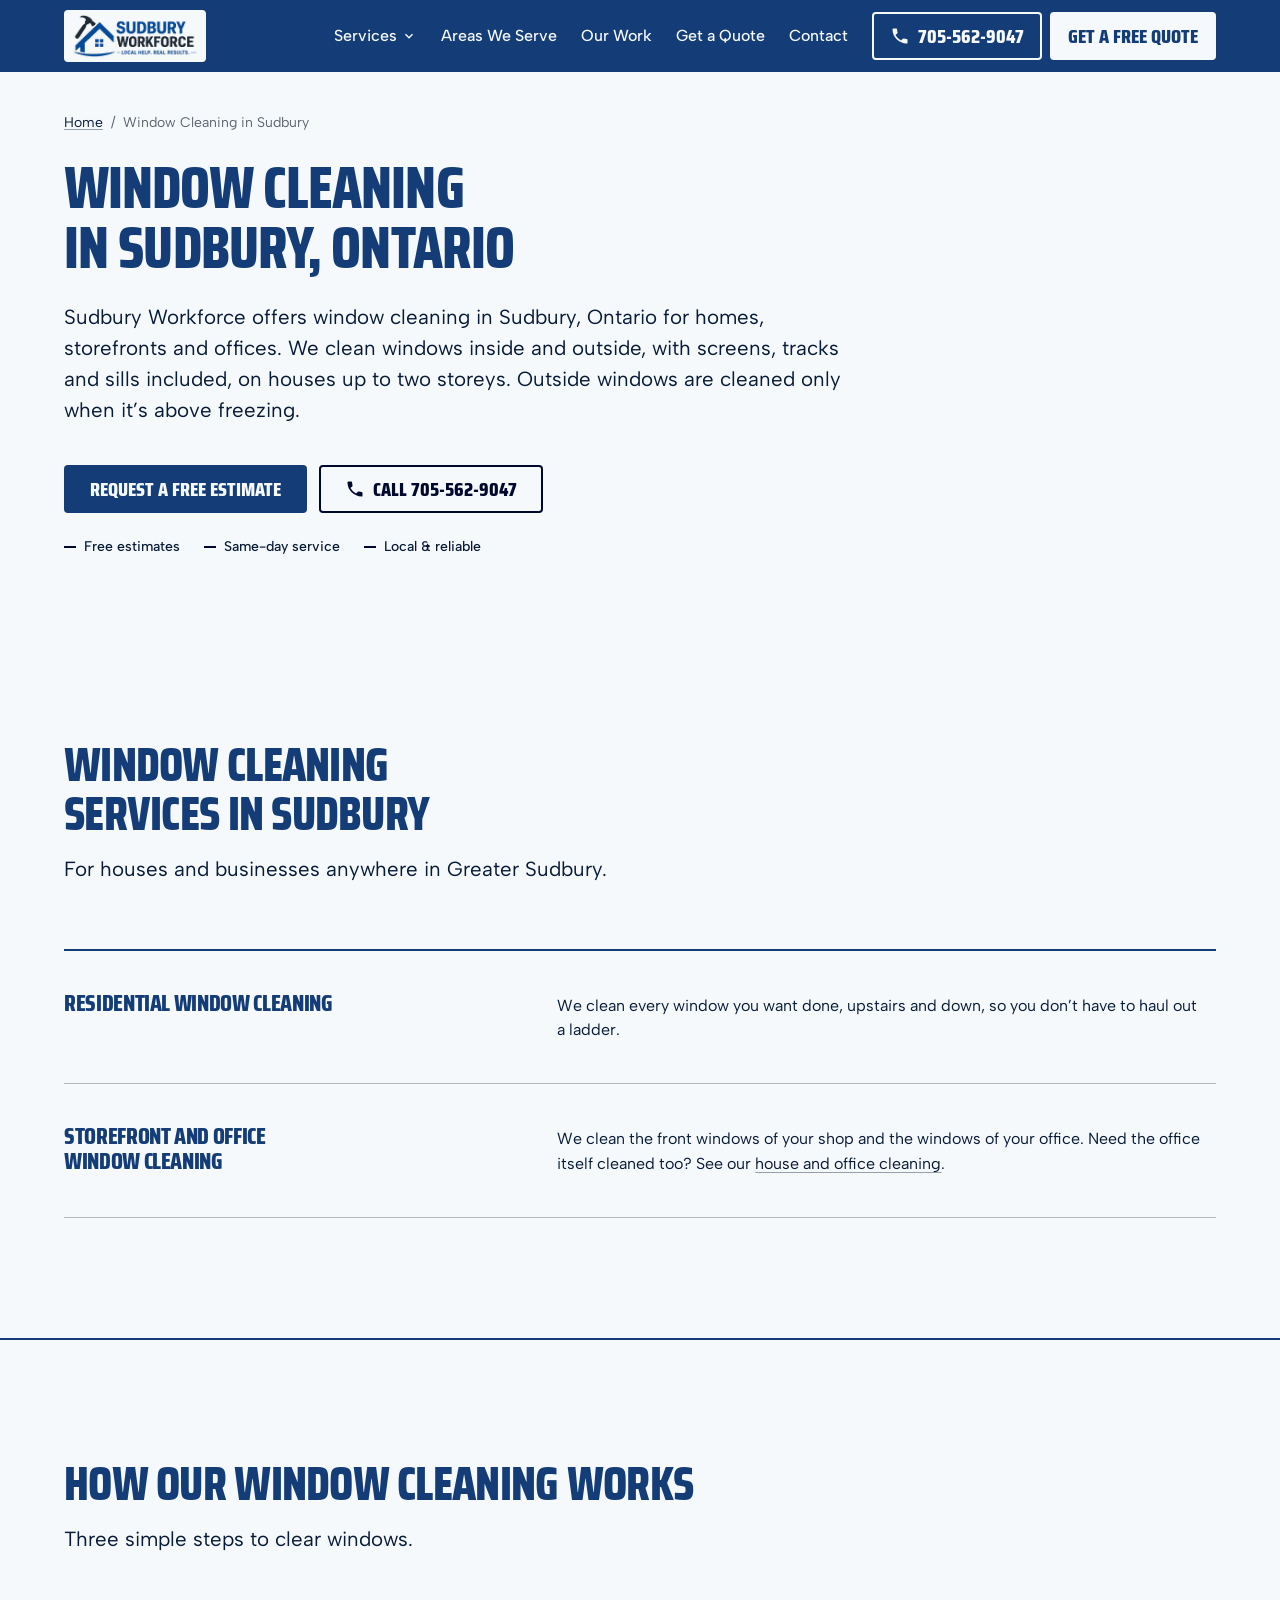
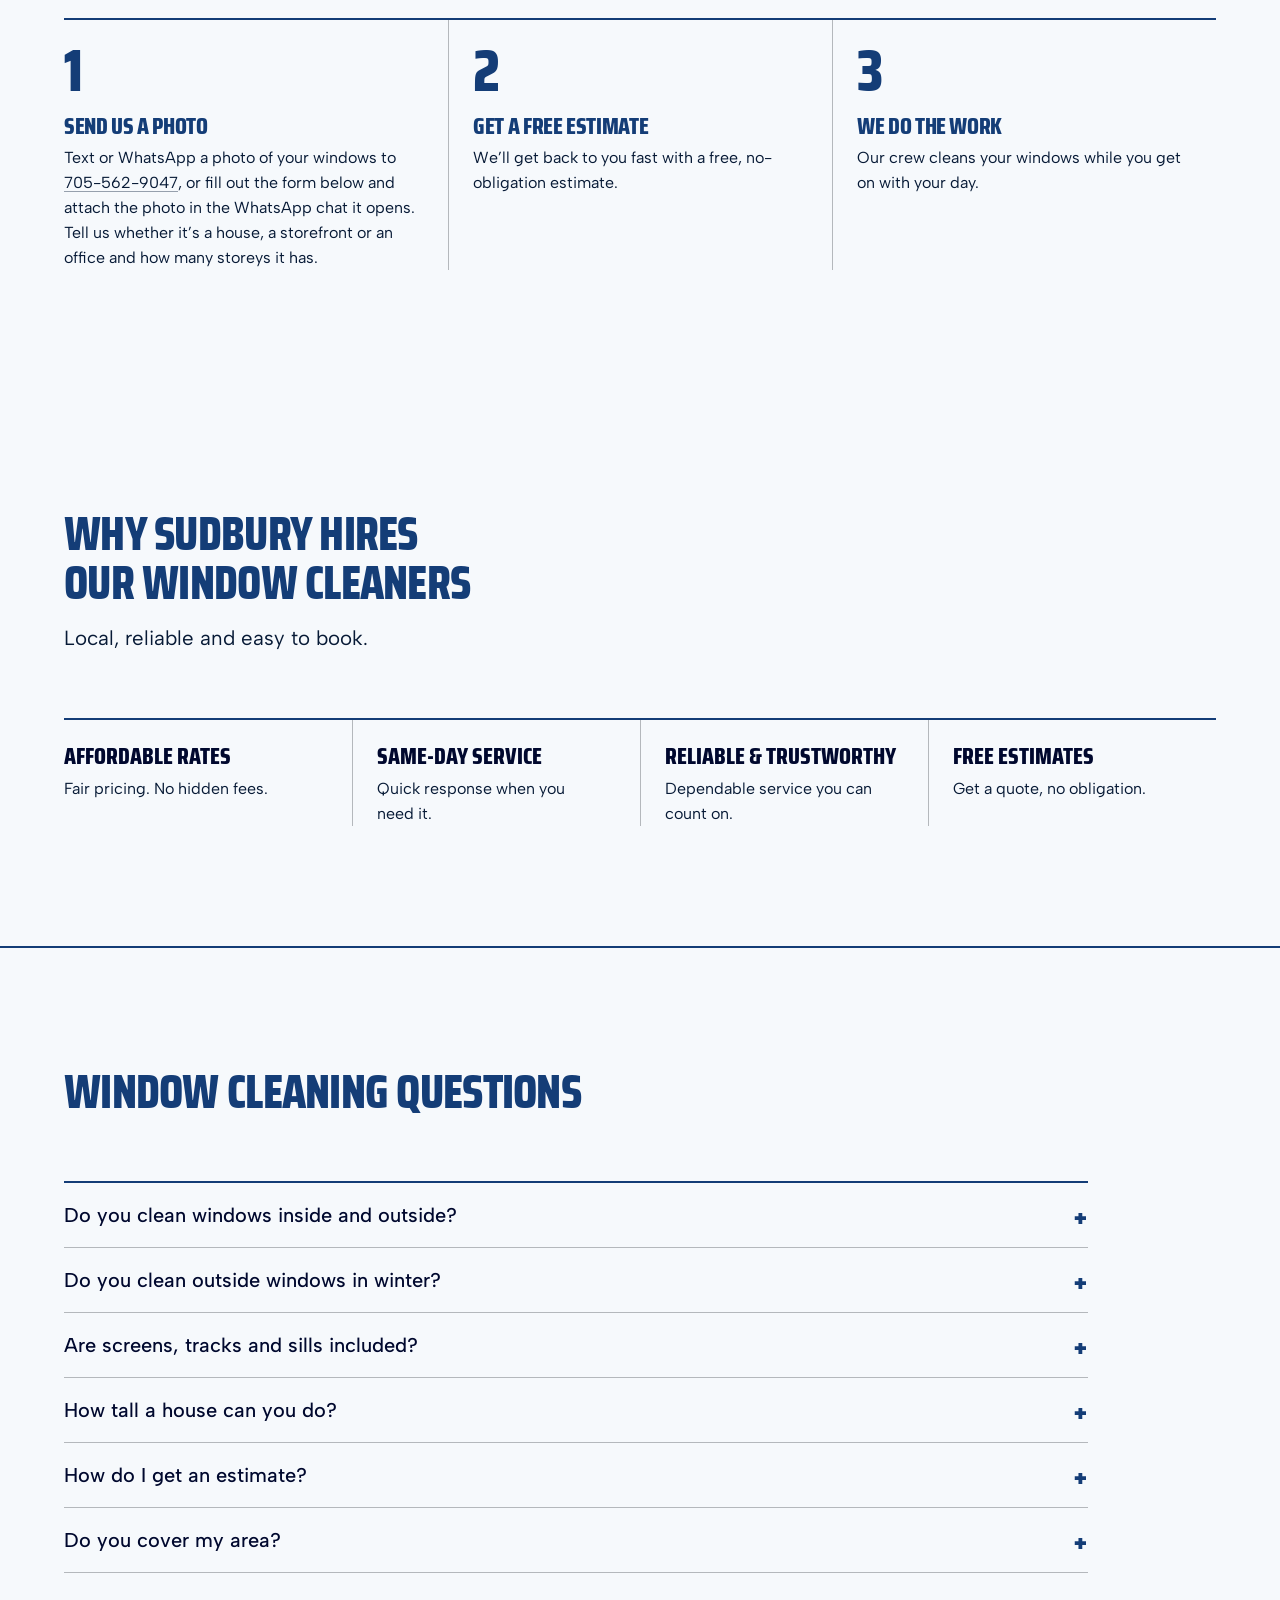
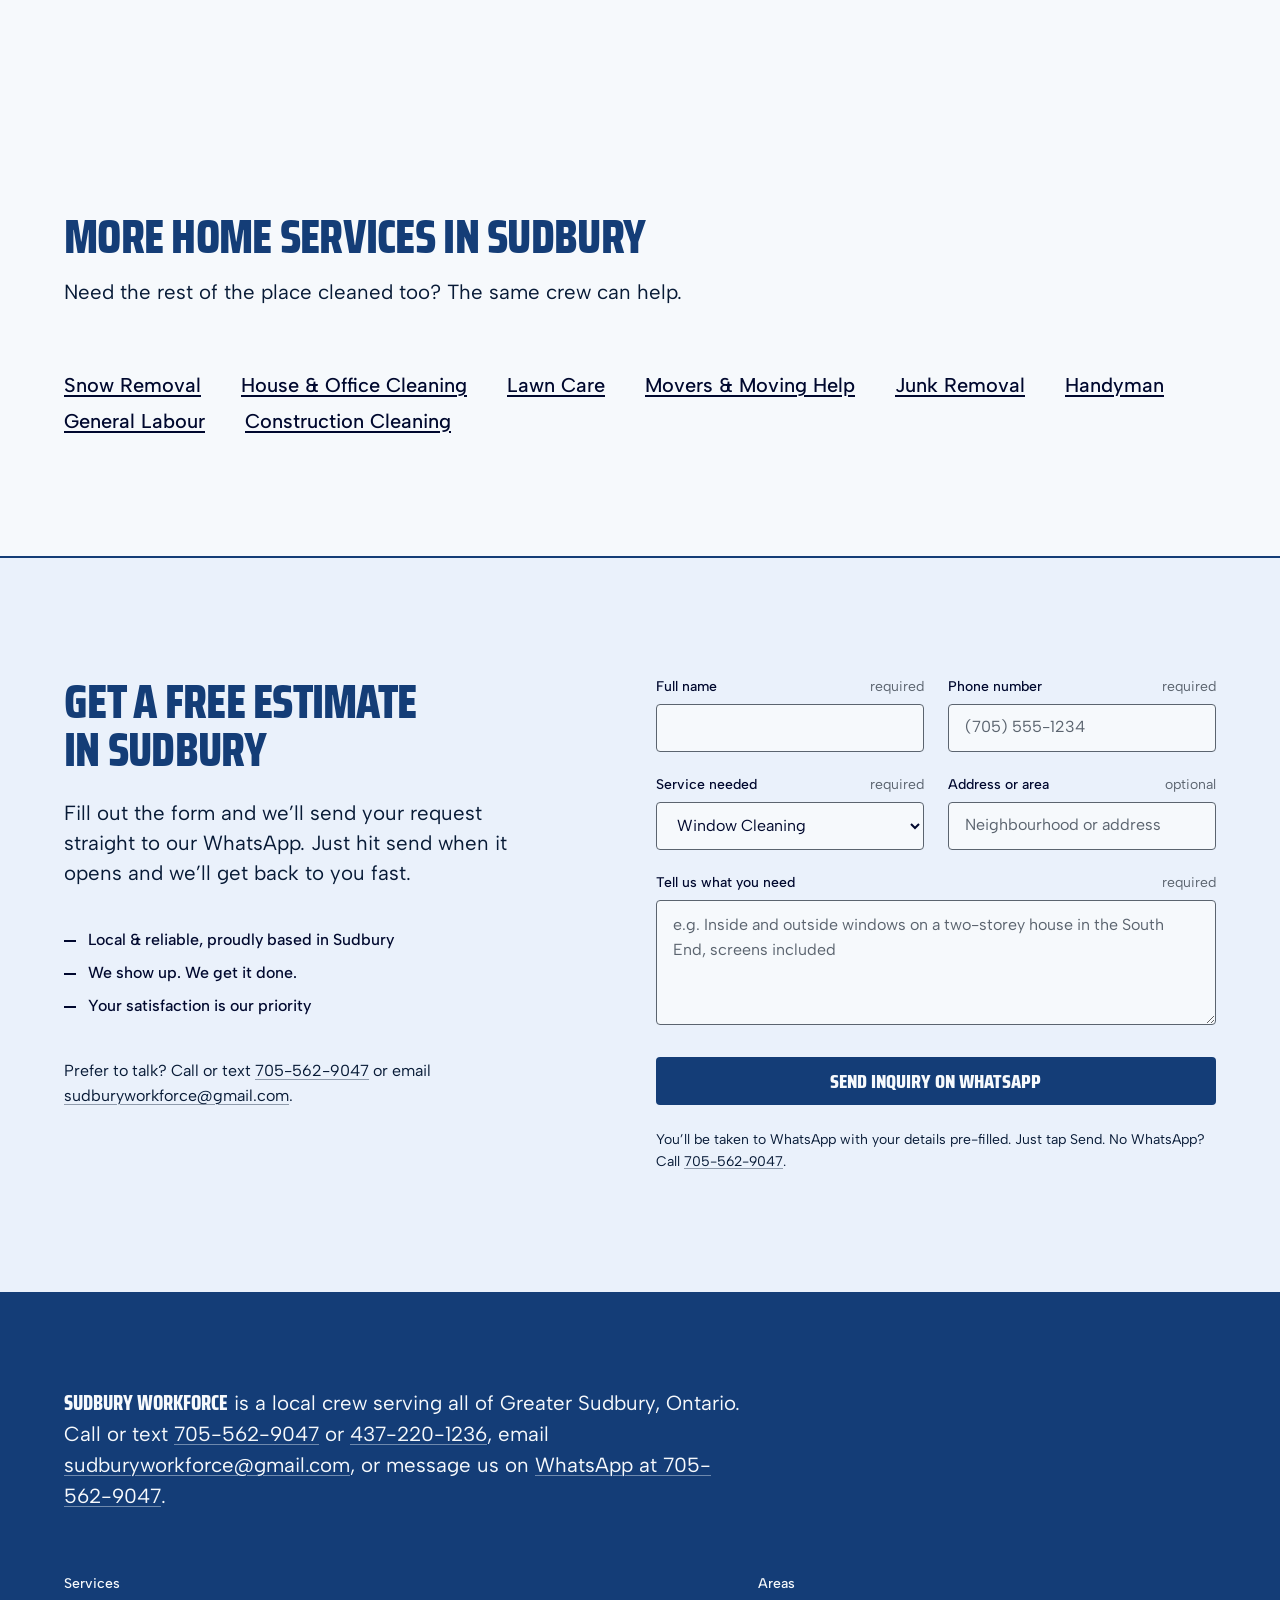
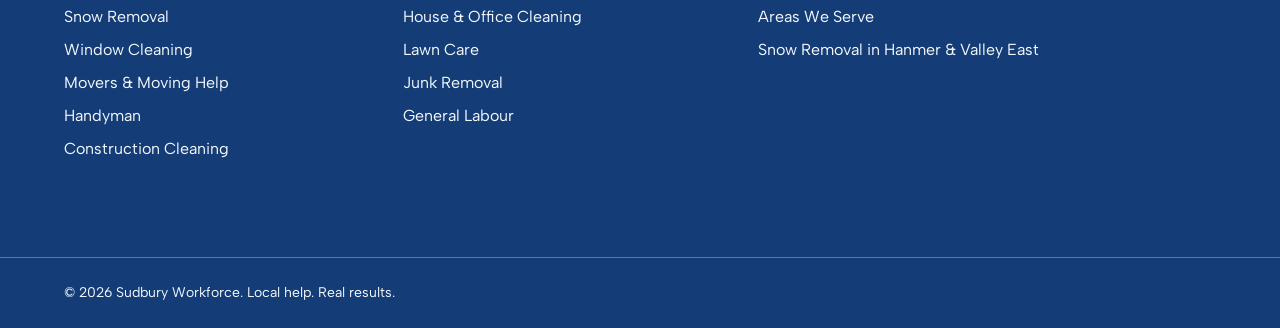
<file: window-cleaning-sudbury/index.html>
<!DOCTYPE html>
<!-- generated by _src/build.py — edit _src/ -->
<html lang="en-CA">
<head>
<meta charset="UTF-8">
<meta name="viewport" content="width=device-width, initial-scale=1.0">
<title>Window Cleaning in Sudbury, ON | Homes &amp; Storefronts</title>
<meta name="description" content="Window cleaning in Sudbury, ON: inside and outside, for homes up to 2 storeys, storefronts and offices. Screens, tracks and sills included. Free estimates.">
<meta name="google-site-verification" content="tovDfg6iRp2TiHayyY90ySzN4tDeOoT_SZ8wtpF53Ss">
<link rel="canonical" href="https://sudburyworkforce.github.io/sudburyworkforce/window-cleaning-sudbury/">
<meta property="og:type" content="website">
<meta property="og:site_name" content="Sudbury Workforce">
<meta property="og:locale" content="en_CA">
<meta property="og:title" content="Window Cleaning in Sudbury, ON | Homes &amp; Storefronts">
<meta property="og:description" content="Window cleaning in Sudbury, ON: inside and outside, for homes up to 2 storeys, storefronts and offices. Screens, tracks and sills included. Free estimates.">
<meta property="og:url" content="https://sudburyworkforce.github.io/sudburyworkforce/window-cleaning-sudbury/">
<meta property="og:image" content="https://sudburyworkforce.github.io/sudburyworkforce/images/opt/og/snow.jpg">
<meta property="og:image:width" content="1200">
<meta property="og:image:height" content="630">
<meta property="og:image:alt" content="Snow and ice clearing">
<meta name="twitter:card" content="summary_large_image">
<meta name="twitter:title" content="Window Cleaning in Sudbury, ON | Homes &amp; Storefronts">
<meta name="twitter:description" content="Window cleaning in Sudbury, ON: inside and outside, for homes up to 2 storeys, storefronts and offices. Screens, tracks and sills included. Free estimates.">
<meta name="twitter:image" content="https://sudburyworkforce.github.io/sudburyworkforce/images/opt/og/snow.jpg">
<link rel="icon" sizes="16x16 32x32 48x48" href="../images/opt/favicon.ico?v=3f25630f">
<link rel="icon" type="image/png" sizes="32x32" href="../images/opt/favicon-32.png?v=912d21ab">
<link rel="apple-touch-icon" href="../images/opt/apple-touch-icon.png?v=6f25da8b">
<meta name="theme-color" content="#153d77">
<link rel="preconnect" href="https://fonts.googleapis.com">
<link rel="preconnect" href="https://fonts.gstatic.com" crossorigin>
<link rel="stylesheet" href="https://fonts.googleapis.com/css2?family=Saira+Condensed:wght@800&amp;family=Albert+Sans:wght@400;500&amp;display=swap">
<link rel="stylesheet" href="../tokens.css?v=bd1f2a1b">
<link rel="stylesheet" href="../base.css?v=f38898cc">
<link rel="stylesheet" href="../styles.css?v=c81ef225">
<script type="application/ld+json">{"@context":"https://schema.org","@graph":[{"@type":"HomeAndConstructionBusiness","@id":"https://sudburyworkforce.github.io/sudburyworkforce/#business","name":"Sudbury Workforce","url":"https://sudburyworkforce.github.io/sudburyworkforce/","logo":"https://sudburyworkforce.github.io/sudburyworkforce/images/opt/logo-411.png","image":"https://sudburyworkforce.github.io/sudburyworkforce/images/opt/og/snow.jpg","description":"Snow removal, house, office, window and construction cleaning, junk removal, moving, lawn care, handyman jobs and general labour in Greater Sudbury, ON.","slogan":"Local help. Real results.","telephone":"+1-705-562-9047","email":"sudburyworkforce@gmail.com","contactPoint":[{"@type":"ContactPoint","contactType":"customer service","telephone":"+1-705-562-9047","email":"sudburyworkforce@gmail.com","availableLanguage":"English"}],"address":{"@type":"PostalAddress","addressLocality":"Sudbury","addressRegion":"ON","addressCountry":"CA"},"areaServed":[{"@type":"City","name":"Greater Sudbury, ON"},{"@type":"Place","name":"Sudbury, ON"},{"@type":"Place","name":"Hanmer, ON"},{"@type":"Place","name":"Val Caron, ON"},{"@type":"Place","name":"Val Thérèse, ON"},{"@type":"Place","name":"Blezard Valley, ON"},{"@type":"Place","name":"Capreol, ON"},{"@type":"Place","name":"Chelmsford, ON"},{"@type":"Place","name":"Azilda, ON"},{"@type":"Place","name":"Lively, ON"},{"@type":"Place","name":"Walden, ON"},{"@type":"Place","name":"Copper Cliff, ON"},{"@type":"Place","name":"Garson, ON"},{"@type":"Place","name":"Falconbridge, ON"},{"@type":"Place","name":"Coniston, ON"}],"hasOfferCatalog":{"@type":"OfferCatalog","name":"Services","itemListElement":[{"@type":"Offer","itemOffered":{"@type":"Service","name":"Snow Removal","url":"https://sudburyworkforce.github.io/sudburyworkforce/snow-removal-sudbury/"}},{"@type":"Offer","itemOffered":{"@type":"Service","name":"House & Office Cleaning","url":"https://sudburyworkforce.github.io/sudburyworkforce/house-cleaning-sudbury/"}},{"@type":"Offer","itemOffered":{"@type":"Service","name":"Window Cleaning","url":"https://sudburyworkforce.github.io/sudburyworkforce/window-cleaning-sudbury/"}},{"@type":"Offer","itemOffered":{"@type":"Service","name":"Lawn Care","url":"https://sudburyworkforce.github.io/sudburyworkforce/lawn-care-sudbury/"}},{"@type":"Offer","itemOffered":{"@type":"Service","name":"Movers & Moving Help","url":"https://sudburyworkforce.github.io/sudburyworkforce/moving-help-sudbury/"}},{"@type":"Offer","itemOffered":{"@type":"Service","name":"Junk Removal","url":"https://sudburyworkforce.github.io/sudburyworkforce/junk-removal-sudbury/"}},{"@type":"Offer","itemOffered":{"@type":"Service","name":"Handyman","url":"https://sudburyworkforce.github.io/sudburyworkforce/handyman-sudbury/"}},{"@type":"Offer","itemOffered":{"@type":"Service","name":"General Labour","url":"https://sudburyworkforce.github.io/sudburyworkforce/general-labour-sudbury/"}},{"@type":"Offer","itemOffered":{"@type":"Service","name":"Construction Cleaning","url":"https://sudburyworkforce.github.io/sudburyworkforce/construction-cleaning-sudbury/"}}]}},{"@type":"Service","@id":"https://sudburyworkforce.github.io/sudburyworkforce/window-cleaning-sudbury/#service","name":"Window Cleaning in Sudbury","serviceType":"Window Cleaning","description":"Window cleaning in Sudbury, ON: inside and outside, for homes up to 2 storeys, storefronts and offices. Screens, tracks and sills included. Free estimates.","url":"https://sudburyworkforce.github.io/sudburyworkforce/window-cleaning-sudbury/","provider":{"@id":"https://sudburyworkforce.github.io/sudburyworkforce/#business"},"areaServed":[{"@type":"City","name":"Greater Sudbury, ON"}]},{"@type":"BreadcrumbList","@id":"https://sudburyworkforce.github.io/sudburyworkforce/window-cleaning-sudbury/#breadcrumb","itemListElement":[{"@type":"ListItem","position":1,"name":"Home","item":"https://sudburyworkforce.github.io/sudburyworkforce/"},{"@type":"ListItem","position":2,"name":"Window Cleaning in Sudbury","item":"https://sudburyworkforce.github.io/sudburyworkforce/window-cleaning-sudbury/"}]},{"@type":"FAQPage","@id":"https://sudburyworkforce.github.io/sudburyworkforce/window-cleaning-sudbury/#faq","url":"https://sudburyworkforce.github.io/sudburyworkforce/window-cleaning-sudbury/","mainEntity":[{"@type":"Question","name":"Do you clean windows inside and outside?","acceptedAnswer":{"@type":"Answer","text":"Yes, both sides of every window."}},{"@type":"Question","name":"Do you clean outside windows in winter?","acceptedAnswer":{"@type":"Answer","text":"Not in freezing weather. We clean outside windows when it’s above freezing."}},{"@type":"Question","name":"Are screens, tracks and sills included?","acceptedAnswer":{"@type":"Answer","text":"Yes, they’re part of every window we clean."}},{"@type":"Question","name":"How tall a house can you do?","acceptedAnswer":{"@type":"Answer","text":"Houses up to two storeys."}},{"@type":"Question","name":"How do I get an estimate?","acceptedAnswer":{"@type":"Answer","text":"Text or WhatsApp a photo of your windows to 705-562-9047, email sudburyworkforce@gmail.com, or fill out the form below. We’ll send a free, no-obligation estimate."}},{"@type":"Question","name":"Do you cover my area?","acceptedAnswer":{"@type":"Answer","text":"We clean windows all over Greater Sudbury, from Downtown and Minnow Lake to Val Caron, Azilda and Coniston. See all the areas we serve."}}]}]}</script>
</head>
<body>
<a class="skip-link" href="#top">Skip to content</a>

<header class="site-header">
  <div class="container">
  <div class="header-inner">
    <a href="../" class="logo"><picture><source type="image/webp" srcset="../images/opt/logo-137.webp 137w, ../images/opt/logo-274.webp 274w, ../images/opt/logo-411.webp 411w" sizes="(min-width: 480px) 137px, 114px"><img src="../images/opt/logo-137.png" srcset="../images/opt/logo-137.png 137w, ../images/opt/logo-274.png 274w, ../images/opt/logo-411.png 411w" sizes="(min-width: 480px) 137px, 114px" width="137" height="48" alt="Sudbury Workforce - Local Help. Real Results." class="logo-img"></picture></a>
    <nav class="main-nav" id="main-nav" aria-label="Main">
      <div class="nav-dropdown"><button type="button" class="nav-dropdown-toggle" aria-expanded="false" aria-controls="nav-services">Services<svg class="icon icon-chevron" viewBox="0 0 24 24" width="16" height="16" aria-hidden="true" focusable="false"><path fill="currentColor" d="M7.4 8.6 12 13.2l4.6-4.6L18 10l-6 6-6-6z"/></svg></button><ul class="sub-menu" id="nav-services"><li><a href="../snow-removal-sudbury/">Snow Removal</a></li><li><a href="../house-cleaning-sudbury/">House &amp; Office Cleaning</a></li><li><a href="./" aria-current="page">Window Cleaning</a></li><li><a href="../lawn-care-sudbury/">Lawn Care</a></li><li><a href="../moving-help-sudbury/">Movers &amp; Moving Help</a></li><li><a href="../junk-removal-sudbury/">Junk Removal</a></li><li><a href="../handyman-sudbury/">Handyman</a></li><li><a href="../general-labour-sudbury/">General Labour</a></li><li><a href="../construction-cleaning-sudbury/">Construction Cleaning</a></li><li class="sub-menu-all"><a href="../#services">See all services</a></li></ul></div>
      <a href="../areas-we-serve/">Areas We Serve</a>
      <a href="../#work">Our Work</a>
      <a href="#inquiry">Get a Quote</a>
      <a href="#contact">Contact</a>
    </nav>
    <div class="header-actions">
      <a href="tel:+17055629047" class="btn btn-call" aria-label="Call 705-562-9047"><svg class="icon" viewBox="0 0 24 24" width="18" height="18" aria-hidden="true" focusable="false"><path fill="currentColor" d="M6.6 10.8a15.1 15.1 0 0 0 6.6 6.6l2.2-2.2a1 1 0 0 1 1-.25 11.4 11.4 0 0 0 3.6.57 1 1 0 0 1 1 1V20a1 1 0 0 1-1 1A17 17 0 0 1 3 4a1 1 0 0 1 1-1h3.5a1 1 0 0 1 1 1c0 1.25.2 2.45.57 3.57a1 1 0 0 1-.25 1z"/></svg><span class="btn-call-label">Call</span><span class="btn-call-number">705-562-9047</span></a>
      <a href="#inquiry" class="btn btn-header">Get a Free Quote</a>
    </div>
    <button class="nav-toggle" id="nav-toggle" aria-label="Toggle menu" aria-expanded="false" aria-controls="main-nav">
      <span></span><span></span><span></span>
    </button>
  </div>
  </div>
</header>

<main id="top">

<section class="hero page-hero">
  <div class="container hero-inner hero-inner-single">
    <div class="hero-copy">
      <nav class="breadcrumb" aria-label="Breadcrumb"><ol><li><a href="../">Home</a></li><li aria-current="page">Window Cleaning in Sudbury</li></ol></nav>
      <h1>Window Cleaning in Sudbury, Ontario</h1>
      <p>Sudbury Workforce offers window cleaning in Sudbury, Ontario for homes, storefronts and offices. We clean windows inside and outside, with screens, tracks and sills included, on houses up to two storeys. Outside windows are cleaned only when it’s above freezing.</p>
      <div class="hero-actions"><a href="#inquiry" class="btn btn-primary">Request a Free Estimate</a><a href="tel:+17055629047" class="btn btn-outline"><svg class="icon" viewBox="0 0 24 24" width="18" height="18" aria-hidden="true" focusable="false"><path fill="currentColor" d="M6.6 10.8a15.1 15.1 0 0 0 6.6 6.6l2.2-2.2a1 1 0 0 1 1-.25 11.4 11.4 0 0 0 3.6.57 1 1 0 0 1 1 1V20a1 1 0 0 1-1 1A17 17 0 0 1 3 4a1 1 0 0 1 1-1h3.5a1 1 0 0 1 1 1c0 1.25.2 2.45.57 3.57a1 1 0 0 1-.25 1z"/></svg><span>Call 705-562-9047</span></a></div>
      <ul class="hero-points"><li>Free estimates</li><li>Same-day service</li><li>Local &amp; reliable</li></ul>
    </div>
  </div>
</section>

<section class="section">
  <div class="container">
    <h2 class="section-title">Window Cleaning Services in Sudbury</h2>
    <p class="section-sub">For houses and businesses anywhere in Greater Sudbury.</p>
    <div class="info-grid">
      <div class="info-card">
        <h3>Residential Window Cleaning</h3>
        <p>We clean every window you want done, upstairs and down, so you don’t have to haul out a ladder.</p>
      </div>
      <div class="info-card">
        <h3>Storefront and Office Window Cleaning</h3>
        <p>We clean the front windows of your shop and the windows of your office. Need the office itself cleaned too? See our <a href="../house-cleaning-sudbury/">house and office cleaning</a>.</p>
      </div>
    </div>
  </div>
</section>

<section class="section section-alt">
  <div class="container">
    <h2 class="section-title">How Our Window Cleaning Works</h2>
    <p class="section-sub">Three simple steps to clear windows.</p>
    <ol class="steps">
      <li>
        <h3>Send Us a Photo</h3>
        <p>Text or WhatsApp a photo of your windows to <a href="tel:+17055629047">705-562-9047</a>, or fill out the form below and attach the photo in the WhatsApp chat it opens. Tell us whether it’s a house, a storefront or an office and how many storeys it has.</p>
      </li>
      <li>
        <h3>Get a Free Estimate</h3>
        <p>We’ll get back to you fast with a free, no-obligation estimate.</p>
      </li>
      <li>
        <h3>We Do the Work</h3>
        <p>Our crew cleans your windows while you get on with your day.</p>
      </li>
    </ol>
  </div>
</section>

<section class="section">
  <div class="container">
    <h2 class="section-title">Why Sudbury Hires Our Window Cleaners</h2>
    <p class="section-sub">Local, reliable and easy to book.</p>
    <div class="features-block"><ul class="feature-list"><li><strong>Affordable Rates</strong><p>Fair pricing. No hidden fees.</p></li><li><strong>Same-Day Service</strong><p>Quick response when you need it.</p></li><li><strong>Reliable &amp; Trustworthy</strong><p>Dependable service you can count on.</p></li><li><strong>Free Estimates</strong><p>Get a quote, no obligation.</p></li></ul></div>
  </div>
</section>

<section class="section section-alt">
  <div class="container">
    <h2 class="section-title">Window Cleaning Questions</h2>
    <div class="faq">
      <details>
        <summary>Do you clean windows inside and outside?</summary>
        <p>Yes, both sides of every window.</p>
      </details>
      <details>
        <summary>Do you clean outside windows in winter?</summary>
        <p>Not in freezing weather. We clean outside windows when it’s above freezing.</p>
      </details>
      <details>
        <summary>Are screens, tracks and sills included?</summary>
        <p>Yes, they’re part of every window we clean.</p>
      </details>
      <details>
        <summary>How tall a house can you do?</summary>
        <p>Houses up to two storeys.</p>
      </details>
      <details>
        <summary>How do I get an estimate?</summary>
        <p>Text or WhatsApp a photo of your windows to <a href="tel:+17055629047">705-562-9047</a>, email <a href="mailto:sudburyworkforce@gmail.com">sudburyworkforce@gmail.com</a>, or fill out the form below. We’ll send a free, no-obligation estimate.</p>
      </details>
      <details>
        <summary>Do you cover my area?</summary>
        <p>We clean windows all over Greater Sudbury, from Downtown and Minnow Lake to Val Caron, Azilda and Coniston. See <a href="../areas-we-serve/">all the areas we serve</a>.</p>
      </details>
    </div>
  </div>
</section>

<section class="section">
  <div class="container">
    <h2 class="section-title">More Home Services in Sudbury</h2>
    <p class="section-sub">Need the rest of the place cleaned too? The same crew can help.</p>
    <ul class="link-list"><li><a href="../snow-removal-sudbury/">Snow Removal</a></li><li><a href="../house-cleaning-sudbury/">House &amp; Office Cleaning</a></li><li><a href="../lawn-care-sudbury/">Lawn Care</a></li><li><a href="../moving-help-sudbury/">Movers &amp; Moving Help</a></li><li><a href="../junk-removal-sudbury/">Junk Removal</a></li><li><a href="../handyman-sudbury/">Handyman</a></li><li><a href="../general-labour-sudbury/">General Labour</a></li><li><a href="../construction-cleaning-sudbury/">Construction Cleaning</a></li></ul>
  </div>
</section>

<section class="inquiry" id="inquiry">
  <div class="container inquiry-inner">
    <div class="inquiry-copy">
      <h2>Get a Free Estimate in Sudbury</h2>
      <p class="lead">Fill out the form and we’ll send your request straight to our WhatsApp. Just hit send when it opens and we’ll get back to you fast.</p>
      <ul class="trust-list"><li>Local &amp; reliable, proudly based in Sudbury</li><li>We show up. We get it done.</li><li>Your satisfaction is our priority</li></ul>
      <p class="inquiry-alt">Prefer to talk? Call or text <a href="tel:+17055629047">705-562-9047</a> or email <a href="mailto:sudburyworkforce@gmail.com">sudburyworkforce@gmail.com</a>.</p>
    </div>

    <form id="inquiry-form" class="inquiry-form" novalidate data-whatsapp="17055629047" data-page="Window Cleaning in Sudbury" data-service="Window Cleaning">
      <div class="form-row">
        <label for="name">Full name <span class="req">required</span></label>
        <input type="text" id="name" name="name" required aria-required="true" autocomplete="name">
      </div>

      <div class="form-row">
        <label for="phone">Phone number <span class="req">required</span></label>
        <input type="tel" id="phone" name="phone" required aria-required="true" autocomplete="tel" inputmode="tel" placeholder="(705) 555-1234">
      </div>

      <div class="form-row">
        <label for="service">Service needed <span class="req">required</span></label>
        <select id="service" name="service" required aria-required="true">
            <option value="" disabled selected>Select a service</option>
            <option>Snow &amp; Ice Clearing</option>
            <option>House, Apartment &amp; Office Cleaning</option>
            <option>Window Cleaning</option>
            <option>Lawn Care / Grass Cutting</option>
            <option>Movers &amp; Moving Help</option>
            <option>Junk Removal &amp; Cleanouts</option>
            <option>Odd Jobs / Handyman Tasks</option>
            <option>Construction &amp; General Labour</option>
            <option>Construction Cleaning</option>
            <option>Something else</option>
        </select>
      </div>

      <div class="form-row">
        <label for="address">Address or area <span class="req">optional</span></label>
        <input type="text" id="address" name="address" autocomplete="street-address" placeholder="Neighbourhood or address">
      </div>

      <div class="form-row form-row-wide">
        <label for="message">Tell us what you need <span class="req">required</span></label>
        <textarea id="message" name="message" rows="4" required aria-required="true" placeholder="e.g. Inside and outside windows on a two-storey house in the South End, screens included"></textarea>
      </div>

      <p id="form-error" class="form-error" role="alert" hidden>Please fill in your name, phone, service and details.</p>

      <button type="submit" class="btn btn-primary btn-full">Send Inquiry on WhatsApp</button>
      <p class="form-note">You’ll be taken to WhatsApp with your details pre-filled. Just tap Send. No WhatsApp? Call <a href="tel:+17055629047">705-562-9047</a>.</p>
    </form>
  </div>
</section>

</main>

<footer class="site-footer" id="contact">
  <div class="container footer-inner">
    <p class="footer-colophon"><strong>Sudbury Workforce</strong> is a local crew serving all of Greater Sudbury, Ontario. Call or text <a href="tel:+17055629047">705-562-9047</a> or <a href="tel:+14372201236">437-220-1236</a>, email <a href="mailto:sudburyworkforce@gmail.com">sudburyworkforce@gmail.com</a>, or message us on <a href="https://wa.me/17055629047?text=Hi%20Sudbury%20Workforce%21%20I%27d%20like%20a%20free%20estimate.%0APage%3A%20Window%20Cleaning%20in%20Sudbury" target="_blank" rel="noopener">WhatsApp at 705-562-9047</a>.</p>
    <div class="footer-nav">
      <div>
        <h2 class="footer-heading">Services</h2>
        <ul class="footer-list footer-list-cols"><li><a href="../snow-removal-sudbury/">Snow Removal</a></li><li><a href="../house-cleaning-sudbury/">House &amp; Office Cleaning</a></li><li><a href="./">Window Cleaning</a></li><li><a href="../lawn-care-sudbury/">Lawn Care</a></li><li><a href="../moving-help-sudbury/">Movers &amp; Moving Help</a></li><li><a href="../junk-removal-sudbury/">Junk Removal</a></li><li><a href="../handyman-sudbury/">Handyman</a></li><li><a href="../general-labour-sudbury/">General Labour</a></li><li><a href="../construction-cleaning-sudbury/">Construction Cleaning</a></li></ul>
      </div>
      <div>
        <h2 class="footer-heading">Areas</h2>
        <ul class="footer-list"><li><a href="../areas-we-serve/">Areas We Serve</a></li><li><a href="../snow-removal-hanmer-valley-east/">Snow Removal in Hanmer &amp; Valley East</a></li></ul>
      </div>
    </div>
  </div>
  <div class="footer-bottom">
    <div class="container">&copy; <span id="year"></span> Sudbury Workforce. Local help. Real results.</div>
  </div>
</footer>

<nav class="mobile-bar" aria-label="Call or message us"><a class="mobile-bar-call" href="tel:+17055629047"><svg class="icon" viewBox="0 0 24 24" width="18" height="18" aria-hidden="true" focusable="false"><path fill="currentColor" d="M6.6 10.8a15.1 15.1 0 0 0 6.6 6.6l2.2-2.2a1 1 0 0 1 1-.25 11.4 11.4 0 0 0 3.6.57 1 1 0 0 1 1 1V20a1 1 0 0 1-1 1A17 17 0 0 1 3 4a1 1 0 0 1 1-1h3.5a1 1 0 0 1 1 1c0 1.25.2 2.45.57 3.57a1 1 0 0 1-.25 1z"/></svg><span>Call</span></a><a class="mobile-bar-wa" href="https://wa.me/17055629047?text=Hi%20Sudbury%20Workforce%21%20I%27d%20like%20a%20free%20estimate.%0APage%3A%20Window%20Cleaning%20in%20Sudbury" target="_blank" rel="noopener"><svg class="icon" viewBox="0 0 24 24" width="18" height="18" aria-hidden="true" focusable="false"><path fill="currentColor" d="M12 2C6.5 2 2 6 2 11c0 2.6 1.3 5 3.3 6.6L4.5 22l4.6-2.2c.9.2 1.9.3 2.9.3 5.5 0 10-4 10-9S17.5 2 12 2z"/></svg><span>WhatsApp</span></a></nav>

<script src="../script.js?v=29c923d4"></script>
</body>
</html>
</file>
<file: tokens.css>
:root {
  color-scheme: light;
  --space-3xs: 2px; --space-2xs: 4px; --space-xs: 8px; --space-sm: 12px; --space-md: 16px; --space-lg: 24px; --space-xl: 40px; --space-2xl: 64px; --space-3xl: 96px; --space-4xl: 144px;
  --text-xs: 0.8125rem; --text-sm: 0.875rem; --text-md: 1rem; --text-lg: 1.25rem; --text-xl: 1.5625rem; --text-2xl: 1.953rem; --text-3xl: 2.441rem;
  --text-display-s: clamp(2.25rem, 4vw + 0.5rem, 3.75rem); --text-display: clamp(2.75rem, 5vw + 1rem, 5.25rem);
  --text-section: clamp(2rem, 2.5vw + 1rem, 3.5rem); --text-title: clamp(1.25rem, 0.75vw + 0.875rem, 1.625rem); --text-lead: clamp(1.125rem, 0.35vw + 1rem, 1.375rem);
  --ease-out: cubic-bezier(0.16, 1, 0.3, 1); --ease-in: cubic-bezier(0.7, 0, 0.84, 0); --ease-in-out: cubic-bezier(0.65, 0, 0.35, 1);
  --dur-micro: 120ms; --dur-short: 220ms; --dur-long: 420ms;
  --color-error: oklch(52% 0.19 27); --color-success: oklch(50% 0.12 150);
  --container: 1440px; --gutter: 64px; --gap-columns: 32px; --section-gap-s: 120px; --section-gap: 144px; --section-gap-l: 176px;
  --z-base: 1; --z-raised: 10; --z-dropdown: 100; --z-sticky: 200; --z-sticky-nav: 300; --z-modal: 400; --z-toast: 500; --z-tooltip: 600;
  --color-paper: oklch(98% 0.005 250); --color-paper-2: oklch(95.5% 0.016 258); --color-paper-3: oklch(92% 0.022 258);
  --color-ink: oklch(16% 0.080 260); --color-ink-2: oklch(22% 0.060 258); --color-muted: oklch(50% 0.020 250);
  --color-rule: oklch(78% 0.008 250); --color-rule-2: oklch(36.7% 0.109 258);
  /* Brand: the logo's navy (#153d77) is the one signal, a fill under paper type, in place of Sport's volt. */
  --color-accent: oklch(36.7% 0.109 258); --color-accent-ink: oklch(98% 0.005 250); --color-accent-deep: oklch(47.4% 0.139 257);
  --color-accent-hover: oklch(29% 0.085 259); --color-focus: oklch(40% 0.180 258); --color-slot: oklch(76% 0.07 258);
  --font-display: "Saira Condensed", "Arial Narrow", sans-serif; --font-body: "Albert Sans", ui-sans-serif, system-ui, sans-serif;
  --radius-card: 4px; --radius-pill: 4px; --radius-input: 4px; --rule-hair: 1px; --rule-bar: 2px;
  --header-h: 72px;
  /* The brand field: the logo navy carries the bands, the footer and the heads (Committed posture). */
  --color-field: oklch(36.7% 0.109 258); --color-on-field: oklch(98% 0.005 250);
  --shadow-card: none;
  --tracking-display: -0.015em; --display-weight: 800;
}
</file>
<file: base.css>
*, *::before, *::after { box-sizing: border-box; }
html, body { overflow-x: clip; }
html { scrollbar-color: var(--color-muted) var(--color-paper); scroll-padding-top: var(--space-3xl); }
body { margin: 0; background: var(--color-paper); color: var(--color-ink); font-family: var(--font-body); font-size: var(--text-md); line-height: 1.55; -webkit-font-smoothing: antialiased; caret-color: var(--color-accent); }
::selection { background: var(--color-accent); color: var(--color-ink); }
:focus-visible { outline: 2px solid var(--color-focus); outline-offset: 2px; }
a { color: inherit; text-decoration-thickness: 1px; text-underline-offset: 0.16em; }
h1, h2, h3 { margin: 0; font-family: var(--font-display); font-weight: var(--display-weight, 700); font-synthesis: none; letter-spacing: var(--tracking-display); line-height: 1.05; overflow-wrap: break-word; min-width: 0; text-wrap: balance; }
h1 { max-width: 20ch; font-size: var(--text-display); } h2 { max-width: 30ch; font-size: var(--text-section); } h3 { max-width: 40ch; font-size: var(--text-title); line-height: 1.2; }
.lead { font-size: var(--text-lead); line-height: 1.45; max-width: 52ch; }
p { margin: 0; text-wrap: pretty; }
p:not([class]) { max-width: 65ch; }
img, video { max-width: 100%; height: auto; display: block; }
svg { display: block; }
[hidden] { display: none !important; }
button, input, select, textarea { font: inherit; }
.container { width: 100%; max-width: var(--container); margin-inline: auto; padding-inline: var(--gutter); box-sizing: border-box; }
.num, .figure, td.num { font-variant-numeric: tabular-nums; }
.visually-hidden { position: absolute; width: 1px; height: 1px; overflow: hidden; clip-path: inset(50%); white-space: nowrap; }
[data-slot] { position: relative; overflow: hidden; background: linear-gradient(160deg, var(--color-paper-2, var(--color-paper)), var(--color-paper-3, var(--color-paper))); }
[data-slot] > img { position: absolute; inset: 0; width: 100%; height: 100%; object-fit: cover; z-index: 1; }
[data-slot]:has(> img) > :not(img):not([data-keep]) { display: none !important; }
@media (max-width: 60rem) { :root { --gutter: 24px; --section-gap-s: 80px; --section-gap: 96px; --section-gap-l: 120px; } }
@media (max-width: 40rem) { :root { --gutter: 16px; --section-gap-s: 56px; --section-gap: 72px; --section-gap-l: 96px; --gap-columns: 16px; } }
@media (prefers-reduced-motion: reduce) { *:not(.keep-motion), *:not(.keep-motion)::before, *:not(.keep-motion)::after { animation-duration: 0.01ms !important; animation-iteration-count: 1 !important; transition-duration: 0.01ms !important; scroll-behavior: auto !important; } }
/* photographs: duotone ink paper con=20 */
[data-slot]:has(> img) { isolation: isolate; background: var(--color-paper); outline: 1px solid color-mix(in oklab, var(--color-ink) 8%, transparent); outline-offset: -1px; }
[data-slot] > img { z-index: 0; filter: grayscale(1) contrast(1.2); mix-blend-mode: multiply; }
[data-slot]:has(> img)::before { content: ""; position: absolute; inset: 0; z-index: 1; background: var(--color-ink); mix-blend-mode: lighten; pointer-events: none; }
</file>
<file: styles.css>
/* Hallmark · shape: Feature Stack (draw c4df89) · genre: editorial · theme: Sport (deal 3/3, seed local-crew-greater-sudbury-c60a·f6886a12·2026-11-24·r0) · brand: the logo and its navy kept · redesign: full · copy: verbatim · job: hire
 * hero: Ledge (/), Stage (service pages with a photo), Banner (pages without one) · nav: navy bar, the logo on a paper plate · footer: colophon block · imagery: photographs, the owner's own job photos in natural colour · signature: one real Sudbury driveway, before and after, as the hero's field
 * axes: light/display-condensed/chromatic-blue · posture: committed (the logo navy as the field: heads, bands, footer) · contrast: pass · fold: pass · v2.0.0 */
/* Hallmark · pre-emit critique: P4 H4 E4 S4 R4 V4 · weakest: S, a trades template could fit any town; led with the owner's own driveway photos and kept every Sudbury place name in the copy */
/* Hallmark · waive 49b · links inside running sentences and the two-column job captions on phones · each is a Sudbury service name or a phrase inside a sentence, so it wraps with its text and cannot shorten */
/* Hallmark · waive 71 · the h3 under each job photo is that photo's figcaption · a caption belongs to the picture above it, so it sits nearer the photo than the next card */
/* Hallmark · answered F3 · text-wrap: balance sits on h1, h2 and h3 in base.css, which loads before this file */
/* Hallmark · answered F4 · the navy WhatsApp band flips the primary to a paper fill with navy type; it is the same control on its own surface */
/* Hallmark · answered F20 · thirteen snow-page places and the owner's real lists cannot divide evenly; the count is the true service area */
/* Hallmark · answered F26 · House, Apartment & Office Cleaning is the service's own name and balances to two lines at 375 */
/* Hallmark · dismissed 77 · the 404 page is a way back to the services; its four sections are the page's own */
/* Hallmark · dismissed 59 · the snow page keeps the owner's SEO sections in the playbook's order */
/* Hallmark · reworded "What We Do" to "Home Services Across Greater Sudbury" · 19 and the owner's SEO playbook name vague heads */
/* Hallmark · reworded "Our Work" to "Recent Jobs Around Sudbury", "Who We Help" to "Help for Seniors, Families and Landlords", "Frequently Asked Questions" to "Questions About Our Sudbury Services" · 19 and the playbook */
/* Hallmark · reworded "Where We Work" to "Communities We Serve in Greater Sudbury", "Get Your Free Estimate" to "Get a Free Estimate in Sudbury" · 19 and the playbook */
/* Hallmark · reworded "Why Sudbury Workforce" to a head naming each page's service and town, "More Ways We Can Help" to "More Home Services in Sudbury" · 19 and the playbook */
/* Hallmark · hero-review: in-thread · fix · 2 findings · 2 resolved (the band under the hero at 1440, the fold at 1280) · finish-review: in-thread · fix · 3 findings · 0 resolved, all owner material · gap: the hero shows snow only where the old mosaic showed every service */
/* Hallmark · dropped the six stock photos of the home hero mosaic, the eyebrow lines, the decorative rules, the emoji icons and the home line "Pick a service below and we'll take it from there" · 54, 30a, 58 and the playbook's real photos over stock */

/* tokens.css and base.css load before this file (build.py links all three). */

/* ---------------------------------------------------------------- base additions */

html { scroll-padding-top: calc(var(--header-h) + var(--space-xl)); }
::selection { background: var(--color-accent); color: var(--color-accent-ink); }
strong, b { font-weight: 500; }
h1, h2, h3 { text-transform: uppercase; line-height: 1.02; color: var(--color-field); }
h3 { line-height: 1.05; }
a { text-decoration-color: color-mix(in oklab, currentColor 40%, transparent); }
a:hover { text-decoration-color: var(--color-accent-deep); }
a[href^="tel:"] { white-space: nowrap; }
ul, ol { margin: 0; }

.skip-link { position: absolute; left: var(--space-md); top: calc(-1 * var(--space-3xl)); z-index: var(--z-toast); padding: var(--space-xs) var(--space-md); background: var(--color-ink); color: var(--color-paper); }
.skip-link:focus-visible { top: var(--space-md); }

.icon { width: 20px; height: 20px; flex-shrink: 0; }

/* ---------------------------------------------------------------- controls */

.btn {
  display: inline-flex; align-items: center; justify-content: center; gap: var(--space-xs);
  min-height: 48px; padding: 0 var(--space-lg);
  border: var(--rule-bar) solid transparent; border-radius: var(--radius-card);
  font: var(--display-weight) var(--text-lg)/1.25 var(--font-display); text-transform: uppercase;
  white-space: nowrap; text-decoration: none; cursor: pointer;
  transition: background-color var(--dur-short) var(--ease-out), border-color var(--dur-short) var(--ease-out), transform var(--dur-micro) var(--ease-out);
}
.btn:active { transform: translateY(1px); }
.btn:disabled, .btn[aria-disabled="true"] { opacity: 0.55; cursor: not-allowed; transform: none; }
.btn-primary, .btn-header, .btn-whatsapp { background: var(--color-accent); color: var(--color-accent-ink); }
.btn-primary:hover, .btn-header:hover, .btn-whatsapp:hover { background: var(--color-accent-hover); }
.btn-outline, .btn-quiet, .btn-call, .btn-outline-light { background: transparent; color: var(--color-ink); border-color: var(--color-ink); }
.btn-outline:hover, .btn-quiet:hover, .btn-call:hover, .btn-outline-light:hover { background: var(--color-paper-3); }
.btn-full { width: 100%; }

.hero-actions { display: flex; flex-wrap: wrap; gap: var(--space-sm); }

/* ---------------------------------------------------------------- header: the navy bar (the owner's pick) */

.site-header { position: sticky; top: 0; z-index: var(--z-sticky-nav); background: var(--color-field); color: var(--color-on-field); }
.header-inner { position: relative; display: flex; align-items: center; gap: var(--space-lg); min-height: var(--header-h); padding-block: var(--space-xs); }
.site-header :focus-visible { outline-color: var(--color-on-field); }

/* the logo keeps its own colours on a paper plate */
.logo { display: flex; align-items: center; flex-shrink: 0; margin-right: auto; padding: var(--space-2xs) var(--space-xs); background: var(--color-paper); border-radius: var(--radius-card); }
.logo-img { width: auto; height: 40px; }

.main-nav { display: none; }
.main-nav a, .nav-dropdown-toggle { color: var(--color-on-field); font: 500 var(--text-md)/1.2 var(--font-body); text-decoration: none; white-space: nowrap; }
.main-nav a:hover, .nav-dropdown-toggle:hover { text-decoration: underline; text-decoration-thickness: var(--rule-hair); text-underline-offset: 0.4em; }
.main-nav a[aria-current="page"] { text-decoration: underline; text-decoration-thickness: var(--rule-bar); text-underline-offset: 0.4em; }

.nav-dropdown { position: relative; }
.nav-dropdown-toggle { display: inline-flex; align-items: center; gap: var(--space-2xs); min-height: 44px; padding: 0; border: 0; background: none; cursor: pointer; }
.nav-dropdown .icon-chevron { width: 16px; height: 16px; transition: transform var(--dur-short) var(--ease-out); }
.nav-dropdown.open .icon-chevron { transform: rotate(180deg); }
.sub-menu { display: none; list-style: none; margin: 0; padding: 0; }
.nav-dropdown.open .sub-menu { display: block; }
.main-nav .sub-menu a { display: block; padding: var(--space-xs) 0; }
.main-nav .sub-menu-all a { font-weight: 500; text-decoration: underline; text-underline-offset: 0.3em; }

.header-actions { display: flex; align-items: center; gap: var(--space-xs); }
.btn-call, .btn-header { min-height: 48px; padding: 0 var(--space-md); }
.site-header .btn-call { border-color: var(--color-on-field); color: var(--color-on-field); }
.site-header .btn-call:hover { background: color-mix(in oklab, var(--color-on-field) 14%, transparent); }
.site-header .btn-header { background: var(--color-on-field); color: var(--color-field); }
.site-header .btn-header:hover { background: var(--color-paper-3); }
.btn-call-number { display: none; }
.btn-header { display: none; }

.nav-toggle { position: relative; display: grid; place-content: center; gap: var(--space-2xs); width: 44px; height: 44px; padding: 0; border: 0; background: none; cursor: pointer; }
.nav-toggle span { display: block; width: 22px; height: var(--rule-bar); background: var(--color-on-field); transition: transform var(--dur-short) var(--ease-out), opacity var(--dur-short) var(--ease-out); }
.nav-toggle[aria-expanded="true"] span:nth-child(1) { transform: translateY(6px) rotate(45deg); }
.nav-toggle[aria-expanded="true"] span:nth-child(2) { opacity: 0; }
.nav-toggle[aria-expanded="true"] span:nth-child(3) { transform: translateY(-6px) rotate(-45deg); }

/* under 1100px the menu opens as a full-screen navy panel below the bar */
@media (max-width: 1099.98px) {
  .main-nav {
    position: fixed; top: var(--header-h); left: 0; right: 0; bottom: 0;
    flex-direction: column; align-items: stretch; overflow-y: auto; overscroll-behavior: contain;
    padding: var(--space-md) var(--gutter) var(--space-2xl);
    background: var(--color-field); border-top: var(--rule-hair) solid color-mix(in oklab, var(--color-on-field) 25%, transparent);
  }
  .main-nav.open { display: flex; }
  .main-nav > a, .nav-dropdown-toggle {
    display: flex; width: 100%; min-height: 56px; align-items: center;
    font: 500 var(--text-lg)/1.2 var(--font-body);
    border-bottom: var(--rule-hair) solid color-mix(in oklab, var(--color-on-field) 25%, transparent);
  }
  .main-nav > a:last-child { border-bottom: 0; }
  .nav-dropdown { width: 100%; }
  .sub-menu { padding: var(--space-xs) 0 var(--space-sm) var(--space-md); border-bottom: var(--rule-hair) solid color-mix(in oklab, var(--color-on-field) 25%, transparent); }
  .main-nav .sub-menu a { font-size: var(--text-lg); }
}

@media (min-width: 600px) {
  .btn-call-label { display: none; }
  .btn-call-number { display: inline; }
  .logo-img { height: 44px; }
}

@media (min-width: 1100px) {
  .main-nav { display: flex; align-items: center; gap: var(--space-lg); }
  .nav-toggle { display: none; }
  .nav-dropdown:hover .sub-menu { display: block; }
  .nav-dropdown:hover .icon-chevron { transform: rotate(180deg); }
  .nav-dropdown::after { content: ""; position: absolute; left: 0; right: 0; top: 100%; height: var(--space-lg); }
  /* the desktop Services list drops onto paper, under a navy bar rule */
  .sub-menu {
    position: absolute; top: calc(100% + var(--space-md)); left: calc(-1 * var(--space-md)); z-index: var(--z-dropdown);
    min-width: 17rem; padding: var(--space-xs) var(--space-md);
    background: var(--color-paper); border: var(--rule-hair) solid var(--color-rule); border-top: var(--rule-bar) solid var(--color-rule-2); border-radius: var(--radius-card);
  }
  .main-nav .sub-menu a { padding: var(--space-xs) 0; color: var(--color-ink); border-bottom: var(--rule-hair) solid var(--color-rule); }
  .main-nav .sub-menu a:hover, .main-nav .sub-menu a[aria-current="page"] { color: var(--color-field); }
  .main-nav .sub-menu li:last-child a { border-bottom: 0; }
  .main-nav .sub-menu-all a { color: var(--color-field); }
  .sub-menu :focus-visible { outline-color: var(--color-focus); }
}

@media (min-width: 1280px) {
  .btn-header { display: inline-flex; }
}

/* ---------------------------------------------------------------- the photographs, in their own colours (the owner asked for colour over the theme's duotone) */

.photo { position: relative; isolation: isolate; overflow: hidden; margin: 0; border-radius: var(--radius-card); background: var(--color-paper); outline: var(--rule-hair) solid color-mix(in oklab, var(--color-ink) 8%, transparent); outline-offset: -1px; }
.photo > picture { display: block; height: 100%; }
.photo img, .photo video { width: 100%; height: 100%; object-fit: cover; }

/* ---------------------------------------------------------------- hero: the home Ledge */

.hero { padding-block: var(--space-lg) var(--space-2xl); }
.hero-field { display: grid; grid-template-columns: minmax(0, 7fr) minmax(0, 5fr); gap: var(--space-sm); }
.hero-field .photo { height: clamp(11rem, 44svh, 30rem); }
.hero-field figcaption {
  position: absolute; left: var(--space-sm); bottom: var(--space-sm); z-index: 2;
  padding: var(--space-2xs) var(--space-xs); border-radius: 2px;
  background: var(--color-field); color: var(--color-on-field); font: 500 var(--text-sm)/1.3 var(--font-body);
}
.hero-base { display: grid; gap: var(--space-lg); margin-top: var(--space-xl); }
.hero-lede { margin-top: var(--space-md); color: var(--color-ink-2); }

@media (min-width: 60rem) {
  /* The head runs the full width at the field's foot; the lede and the actions share the row under it. */
  .hero-field { gap: var(--gap-columns); }
  .hero-base { grid-template-columns: repeat(12, minmax(0, 1fr)); column-gap: var(--gap-columns); row-gap: var(--space-lg); align-items: center; }
  .hero-base .hero-copy { display: contents; }
  .hero-ledge h1 { grid-column: 1 / -1; max-width: none; }
  .hero-base .hero-lede { grid-column: 1 / span 6; margin-top: 0; }
  .hero-base .hero-actions { grid-column: 7 / span 6; justify-content: flex-end; }
}

/* ---------------------------------------------------------------- hero: service pages */

.page-hero { padding-block: var(--space-xl) var(--space-2xl); }
.page-hero .hero-inner { display: grid; gap: var(--space-xl); }
.page-hero h1 { font-size: var(--text-display-s); max-width: 24ch; }
.page-hero .hero-copy > p { margin-top: var(--space-lg); max-width: 62ch; font-size: var(--text-lead); line-height: 1.5; color: var(--color-ink-2); }
.page-hero .hero-copy > p.hero-note { margin-top: var(--space-md); font-size: var(--text-md); font-weight: 500; color: var(--color-accent); }
.page-hero .hero-actions { margin-top: var(--space-xl); }
.hero-photo { aspect-ratio: 4 / 3; }

.hero-points { display: flex; flex-wrap: wrap; gap: var(--space-xs) var(--space-lg); list-style: none; padding: 0; margin-top: var(--space-lg); font: 500 var(--text-sm)/1.4 var(--font-body); color: var(--color-ink-2); }
.hero-points li { display: inline-flex; align-items: center; gap: var(--space-xs); }
.hero-points li::before { content: ""; width: 12px; height: var(--rule-bar); background: var(--color-ink); }

.breadcrumb ol { display: flex; flex-wrap: wrap; gap: var(--space-2xs) var(--space-xs); list-style: none; padding: 0; margin-bottom: var(--space-lg); font-size: var(--text-sm); color: var(--color-muted); }
.breadcrumb li + li::before { content: "/"; margin-right: var(--space-xs); }
.breadcrumb a { color: var(--color-ink-2); }

@media (min-width: 60rem) {
  .page-hero .hero-inner { grid-template-columns: repeat(12, minmax(0, 1fr)); column-gap: var(--gap-columns); align-items: center; }
  .page-hero .hero-copy { grid-column: 1 / span 7; }
  .page-hero .hero-art { grid-column: 8 / span 5; }
  .page-hero .hero-inner-single .hero-copy { grid-column: 1 / span 10; }
  .hero-photo { aspect-ratio: 4 / 5; max-height: 72svh; }
}

/* ---------------------------------------------------------------- sections and their heads */

.section, .services, .work, .faq-section { padding-block: var(--section-gap-s); }
.services { padding-block: var(--section-gap) var(--section-gap-s); }
.section-alt { border-top: var(--rule-bar) solid var(--color-rule-2); }
.section-title + .section-sub { margin-top: var(--space-md); }
.section-sub { max-width: 56ch; font-size: var(--text-lead); line-height: 1.45; color: var(--color-ink-2); }
.section-title ~ :is(.info-grid, .steps, .faq, .features-block, .check-list, .link-list, .area-list, .area-groups, .work-grid, .audience-grid, .service-index, .hero-actions) { margin-top: var(--space-2xl); }
.area-note, .content-after-list { margin-top: var(--space-xl); max-width: 56ch; color: var(--color-ink-2); }
.section-links { display: flex; flex-wrap: wrap; gap: var(--space-sm) var(--space-xl); margin-top: var(--space-xl); font-weight: 500; }
.lead { color: var(--color-ink-2); }

.head-split { display: grid; gap: var(--space-md); margin-bottom: var(--space-2xl); }
@media (min-width: 60rem) {
  .head-split { grid-template-columns: repeat(12, minmax(0, 1fr)); column-gap: var(--gap-columns); align-items: end; }
  .head-split h2 { grid-column: 1 / span 6; }
  .head-split .lead { grid-column: 8 / span 5; }
}

/* the services, as an index of rows */

.service-index { list-style: none; padding: 0; border-top: var(--rule-bar) solid var(--color-rule-2); }
.service-index li { border-bottom: var(--rule-hair) solid var(--color-rule); }
.service-row { display: grid; grid-template-columns: minmax(0, 1fr) 24px; gap: var(--space-2xs) var(--space-md); align-items: center; padding-block: var(--space-lg); color: inherit; text-decoration: none; transition: background-color var(--dur-short) var(--ease-out); }
.service-row h3 { grid-column: 1; }
.service-row p { grid-column: 1; color: var(--color-ink-2); }
.service-row .icon-chevron { grid-column: 2; grid-row: 1 / span 2; width: 24px; height: 24px; transform: rotate(-90deg); color: var(--color-accent); }
.service-row:hover { background: var(--color-paper-2); }
@media (min-width: 60rem) {
  .service-row { grid-template-columns: repeat(11, minmax(0, 1fr)) 24px; column-gap: var(--gap-columns); padding-inline: var(--space-sm); }
  .service-row h3 { grid-column: 1 / span 5; grid-row: 1; }
  .service-row p { grid-column: 6 / span 6; grid-row: 1; }
  .service-row .icon-chevron { grid-column: 12; grid-row: 1; }
}

/* we've got you covered: the one ink band */

.covered { padding-block: var(--section-gap-s); background: var(--color-field); color: var(--color-on-field); }
.covered h2 { color: var(--color-on-field); }
.covered .feature-list { margin-top: var(--space-2xl); border-top-color: color-mix(in oklab, var(--color-paper) 40%, transparent); }
.covered .feature-list li { border-color: color-mix(in oklab, var(--color-paper) 25%, transparent); }
.covered .feature-list p { color: var(--color-on-field); }

.feature-list { display: grid; list-style: none; padding: 0; border-top: var(--rule-bar) solid var(--color-rule-2); }
.feature-list li { padding-block: var(--space-lg); border-bottom: var(--rule-hair) solid var(--color-rule); }
.feature-list strong { display: block; font: var(--display-weight) var(--text-title)/1.05 var(--font-display); text-transform: uppercase; }
.feature-list p { margin-top: var(--space-xs); color: var(--color-ink-2); }
@media (min-width: 60rem) {
  .feature-list { grid-template-columns: repeat(4, minmax(0, 1fr)); }
  .feature-list li { padding: var(--space-lg) var(--space-lg) 0; border-bottom: 0; border-left: var(--rule-hair) solid var(--color-rule); }
  .feature-list li:first-child { padding-left: 0; border-left: 0; }
}

/* recent jobs: the heading held while the photographs pass (the Feature Stack) */

.work-grid { display: grid; grid-template-columns: repeat(auto-fit, minmax(min(100%, 17rem), 1fr)); gap: var(--space-2xl) var(--gap-columns); }
.work-card { margin: 0; }
.work-photo { aspect-ratio: 4 / 3; }
.work-card figcaption { display: flex; flex-wrap: wrap; align-items: baseline; gap: var(--space-2xs) var(--space-sm); margin-top: var(--space-sm); }
.work-card h3 { font-size: var(--text-lg); }
.work-card h3 a { text-decoration: none; }
.work-card h3 a:hover { text-decoration: underline; text-decoration-color: var(--color-accent-deep); }
.work-tag { font-size: var(--text-sm); color: var(--color-muted); }

.stack-pane .lead { margin-top: var(--space-md); }
.stack-pane .btn { margin-top: var(--space-xl); }
.stack .work-grid { margin-top: var(--space-2xl); grid-template-columns: repeat(2, minmax(0, 1fr)); gap: var(--space-xl) var(--gap-columns); }
.stack .work-card:last-child { grid-column: 1 / -1; }
@media (min-width: 60rem) {
  .stack-inner { display: grid; grid-template-columns: repeat(12, minmax(0, 1fr)); column-gap: var(--gap-columns); align-items: start; }
  .stack-pane { grid-column: 1 / span 4; position: sticky; top: calc(var(--header-h) + var(--space-2xl)); }
  .stack .work-grid { grid-column: 6 / span 7; margin-top: 0; }
}

/* areas: the communities set large */

.area-list { display: grid; grid-template-columns: repeat(2, minmax(0, 1fr)); column-gap: var(--gap-columns); list-style: none; padding: 0; border-top: var(--rule-bar) solid var(--color-rule-2); }
.area-list li { padding-block: var(--space-sm); border-bottom: var(--rule-hair) solid var(--color-rule); font: var(--display-weight) var(--text-title)/1.1 var(--font-display); text-transform: uppercase; }
@media (min-width: 60rem) {
  .area-list { grid-template-columns: repeat(4, minmax(0, 1fr)); }
  .area-list:has(> li:nth-child(5):last-child) { grid-template-columns: repeat(5, minmax(0, 1fr)); }
}

.area-groups { display: grid; border-top: var(--rule-bar) solid var(--color-rule-2); }
.area-group { display: grid; gap: var(--space-sm); padding-block: var(--space-lg); border-bottom: var(--rule-hair) solid var(--color-rule); }
.area-group .area-list { border-top: 0; display: flex; flex-wrap: wrap; gap: var(--space-2xs) var(--space-lg); }
.area-group .area-list li { padding: 0; border: 0; font: 500 var(--text-lg)/1.4 var(--font-body); text-transform: none; }
@media (min-width: 60rem) {
  .area-group { grid-template-columns: repeat(12, minmax(0, 1fr)); column-gap: var(--gap-columns); align-items: baseline; }
  .area-group h3 { grid-column: 1 / span 4; }
  .area-group .area-list { grid-column: 5 / span 8; }
}

/* who we help, and the rows of what's included: hairline rows, never cards */

.audience-grid, .info-grid { display: grid; border-top: var(--rule-bar) solid var(--color-rule-2); }
.audience-card, .info-card { display: grid; gap: var(--space-sm); padding-block: var(--space-xl); border-bottom: var(--rule-hair) solid var(--color-rule); }
.audience-card p, .info-card p { max-width: 65ch; color: var(--color-ink-2); }
@media (min-width: 60rem) {
  .audience-card, .info-card { grid-template-columns: repeat(12, minmax(0, 1fr)); column-gap: var(--gap-columns); align-items: baseline; }
  .audience-card h3, .info-card h3 { grid-column: 1 / span 4; }
  .info-card p { grid-column: 6 / span 7; }
  .audience-card p { grid-column: 5 / span 4; }
  .audience-card .link-list { grid-column: 9 / span 4; }
}

.link-list { display: flex; flex-wrap: wrap; gap: var(--space-xs) var(--space-xl); list-style: none; padding: 0; }
.link-list a { font: 500 var(--text-lg)/1.3 var(--font-body); text-decoration: underline; }
.link-list a:hover { text-decoration-color: var(--color-accent-deep); }
.audience-card .link-list { gap: var(--space-2xs) var(--space-md); }
.audience-card .link-list a { font-size: var(--text-md); }

/* steps: stages on one bar rule */

.steps { display: grid; list-style: none; padding: 0; counter-reset: step; border-top: var(--rule-bar) solid var(--color-rule-2); }
.steps li { counter-increment: step; padding-block: var(--space-lg); border-bottom: var(--rule-hair) solid var(--color-rule); }
.steps li::before { content: counter(step); display: block; margin-bottom: var(--space-md); font: var(--display-weight) var(--text-display-s)/0.9 var(--font-display); font-variant-numeric: tabular-nums; color: var(--color-accent); }
.steps p { margin-top: var(--space-xs); color: var(--color-ink-2); }
@media (min-width: 60rem) {
  .steps { grid-template-columns: repeat(auto-fit, minmax(0, 1fr)); }
  .steps li { padding: var(--space-lg) var(--space-lg) 0; border-bottom: 0; border-left: var(--rule-hair) solid var(--color-rule); }
  .steps li:first-child { padding-left: 0; border-left: 0; }
}

/* long-form content: the head on the left, the text on the right */

.content > * + * { margin-top: var(--space-lg); }
.content > h2 + * { margin-top: var(--space-xl); }
.content > p, .content .check-list { max-width: 56ch; }
@media (min-width: 60rem) {
  .content { display: grid; grid-template-columns: repeat(12, minmax(0, 1fr)); column-gap: var(--gap-columns); align-content: start; }
  .content > * { grid-column: 6 / span 7; }
  .content > h2 { grid-column: 1 / span 5; grid-row: 1 / span 6; align-self: start; }
  .content > * + *, .content > h2 + * { margin-top: 0; }
  .content > :not(h2) + :not(h2) { margin-top: var(--space-lg); }
}

.check-list { display: grid; gap: var(--space-sm); list-style: none; padding: 0; }
.check-list li { position: relative; padding-left: var(--space-lg); }
.check-list li::before { content: ""; position: absolute; left: 0; top: 0.75em; width: 12px; height: var(--rule-bar); background: var(--color-ink); }
.section > .container > .check-list:not(.check-list-single) { grid-template-columns: repeat(auto-fit, minmax(min(100%, 22rem), 1fr)); column-gap: var(--gap-columns); }

/* FAQ: rows that open */

.faq { border-top: var(--rule-bar) solid var(--color-rule-2); max-width: 64rem; }
.faq details { border-bottom: var(--rule-hair) solid var(--color-rule); }
.faq summary {
  display: flex; align-items: center; justify-content: space-between; gap: var(--space-lg);
  min-height: 64px; padding-block: var(--space-md); list-style: none; cursor: pointer;
  font: 500 var(--text-lg)/1.35 var(--font-body);
}
.faq summary::-webkit-details-marker { display: none; }
.faq summary::after { content: "+"; flex-shrink: 0; font: var(--display-weight) var(--text-2xl)/1 var(--font-display); color: var(--color-accent); transition: transform var(--dur-short) var(--ease-out); }
.faq details[open] summary::after { transform: rotate(45deg); }
.faq summary:hover { color: var(--color-accent-deep); }
.faq summary h3 { font: inherit; text-transform: none; letter-spacing: normal; max-width: none; }
.faq details > p { max-width: 65ch; padding-bottom: var(--space-lg); color: var(--color-ink-2); }

.faq-layout { display: grid; gap: var(--space-2xl); }
@media (min-width: 60rem) {
  .faq-layout { grid-template-columns: repeat(12, minmax(0, 1fr)); column-gap: var(--gap-columns); align-items: start; }
  .faq-layout > h2 { grid-column: 1 / span 4; }
  .faq-layout > .faq { grid-column: 5 / span 8; }
}

/* the snow page's photo band and closing band */

.quote-band { padding-block: var(--space-3xl); background: var(--color-field); color: var(--color-on-field); }
.quote-band-title { max-width: 24ch; font: var(--display-weight) var(--text-display-s)/1.02 var(--font-display); text-transform: uppercase; overflow-wrap: break-word; min-width: 0; text-wrap: balance; }
.quote-band-text { max-width: 60ch; margin-top: var(--space-lg); font-size: var(--text-lead); }
.quote-band .btn-whatsapp { background: var(--color-on-field); color: var(--color-field); }
.quote-band .btn-whatsapp:hover { background: var(--color-paper-3); }
.quote-band .btn-outline-light { border-color: var(--color-on-field); color: var(--color-on-field); }
.quote-band .btn-outline-light:hover { background: color-mix(in oklab, var(--color-on-field) 14%, transparent); }
.quote-band .hero-actions, .cta-band .hero-actions { margin-top: var(--space-xl); }

/* ---------------------------------------------------------------- the quote form */

.inquiry { padding-block: var(--section-gap-s); background: var(--color-paper-2); border-top: var(--rule-bar) solid var(--color-rule-2); }
.inquiry-inner { display: grid; gap: var(--space-2xl); }
.inquiry-copy .lead { margin-top: var(--space-lg); max-width: 48ch; }
.trust-list { display: grid; gap: var(--space-xs); list-style: none; padding: 0; margin-top: var(--space-xl); font-weight: 500; }
.trust-list li { position: relative; padding-left: var(--space-lg); }
.trust-list li::before { content: ""; position: absolute; left: 0; top: 0.75em; width: 12px; height: var(--rule-bar); background: var(--color-ink); }
.inquiry-alt { margin-top: var(--space-xl); color: var(--color-ink-2); }

.inquiry-form { display: grid; gap: var(--space-lg); }
.form-row label { display: flex; align-items: baseline; justify-content: space-between; gap: var(--space-sm); margin-bottom: var(--space-xs); font: 500 var(--text-sm)/1.3 var(--font-body); }
.req { font-weight: 400; color: var(--color-muted); }
.inquiry-form input, .inquiry-form select, .inquiry-form textarea {
  width: 100%; min-height: 48px; padding: 0 var(--space-md);
  border: var(--rule-hair) solid var(--color-muted); border-radius: var(--radius-input);
  background: var(--color-paper); color: var(--color-ink); font-size: var(--text-md);
  outline: 2px solid transparent; outline-offset: -3px;
  transition: background-color var(--dur-short) var(--ease-out);
}
.inquiry-form textarea { min-height: 7rem; padding-block: var(--space-sm); resize: vertical; }
.inquiry-form :is(input, select, textarea):hover { background: var(--color-paper-3); }
.inquiry-form :is(input, select, textarea):focus-visible { outline-color: var(--color-focus); border-color: var(--color-ink-2); }
.inquiry-form :is(input, select, textarea)[aria-invalid="true"] { border-color: var(--color-error); }
.inquiry-form :is(input, select, textarea):disabled { opacity: 0.55; cursor: not-allowed; }
.inquiry-form ::placeholder { color: var(--color-muted); opacity: 1; }
.form-error { font-weight: 500; color: var(--color-error); }
.form-note { font-size: var(--text-sm); color: var(--color-ink-2); }

@media (min-width: 60rem) {
  .inquiry-inner { grid-template-columns: repeat(12, minmax(0, 1fr)); column-gap: var(--gap-columns); align-items: start; }
  .inquiry-copy { grid-column: 1 / span 5; }
  .inquiry-form { grid-column: 7 / span 6; grid-template-columns: repeat(2, minmax(0, 1fr)); column-gap: var(--space-lg); }
  .form-row-wide, .form-error, .inquiry-form .btn-full, .form-note { grid-column: 1 / -1; }
}

/* ---------------------------------------------------------------- footer: a colophon */

.site-footer { padding-top: var(--space-3xl); background: var(--color-field); color: var(--color-on-field); }
.site-footer a { color: var(--color-on-field); }
.footer-inner { display: grid; gap: var(--space-2xl); }
.footer-colophon { max-width: 52ch; font-size: var(--text-lead); line-height: 1.5; }
.footer-colophon strong { font-family: var(--font-display); font-weight: var(--display-weight); text-transform: uppercase; }
.footer-nav { display: grid; gap: var(--space-xl); }
.footer-heading { max-width: none; margin-bottom: var(--space-sm); font: 500 var(--text-sm)/1.3 var(--font-body); text-transform: none; letter-spacing: normal; color: var(--color-on-field); }
.footer-list { display: grid; gap: var(--space-xs); list-style: none; padding: 0; }
.footer-list a { text-decoration: none; }
.footer-list a:hover { text-decoration: underline; text-decoration-color: var(--color-on-field); }
.footer-list-cols { grid-template-columns: repeat(2, minmax(0, 1fr)); column-gap: var(--space-lg); }
.footer-bottom { margin-top: var(--space-3xl); padding-block: var(--space-lg); border-top: var(--rule-hair) solid color-mix(in oklab, var(--color-on-field) 30%, transparent); font-size: var(--text-sm); }

/* on the navy field: paper links and a paper focus ring */
:is(.covered, .quote-band, .site-footer) a:hover { text-decoration-color: var(--color-on-field); }
:is(.covered, .quote-band, .site-footer) :focus-visible { outline-color: var(--color-on-field); }
@media (min-width: 40rem) { .footer-nav { grid-template-columns: minmax(0, 2fr) minmax(0, 1.4fr); } }
@media (max-width: 39.98rem) { .footer-list-cols { grid-template-columns: minmax(0, 1fr); } }
@media (min-width: 90rem) {
  .footer-inner { grid-template-columns: repeat(12, minmax(0, 1fr)); column-gap: var(--gap-columns); }
  .footer-colophon { grid-column: 1 / span 5; }
  .footer-nav { grid-column: 6 / span 7; }
}

/* ---------------------------------------------------------------- the phone bar: call or message from any page */

.mobile-bar {
  position: fixed; left: 0; right: 0; bottom: 0; z-index: var(--z-sticky);
  display: grid; grid-template-columns: repeat(2, minmax(0, 1fr)); gap: var(--space-xs);
  padding: var(--space-xs) var(--space-md) calc(var(--space-xs) + env(safe-area-inset-bottom, 0px));
  background: var(--color-paper); border-top: var(--rule-hair) solid var(--color-rule);
}
.mobile-bar a {
  display: flex; align-items: center; justify-content: center; gap: var(--space-xs); min-height: 48px;
  border: var(--rule-bar) solid var(--color-ink); border-radius: var(--radius-card);
  font: var(--display-weight) var(--text-lg)/1 var(--font-display); text-transform: uppercase; text-decoration: none; color: var(--color-ink);
}
.mobile-bar a.mobile-bar-call { background: var(--color-accent); border-color: var(--color-accent); color: var(--color-accent-ink); }
.mobile-bar a:active { transform: translateY(1px); }
@media (max-width: 779.98px) { body { padding-bottom: calc(68px + env(safe-area-inset-bottom, 0px)); } }
@media (min-width: 780px) { .mobile-bar { display: none; } }

@media (prefers-reduced-motion: reduce) {
  .btn, .service-row, .nav-toggle span, .nav-dropdown .icon-chevron, .faq summary::after, .inquiry-form :is(input, select, textarea) { transition: none; }
}
</file>
